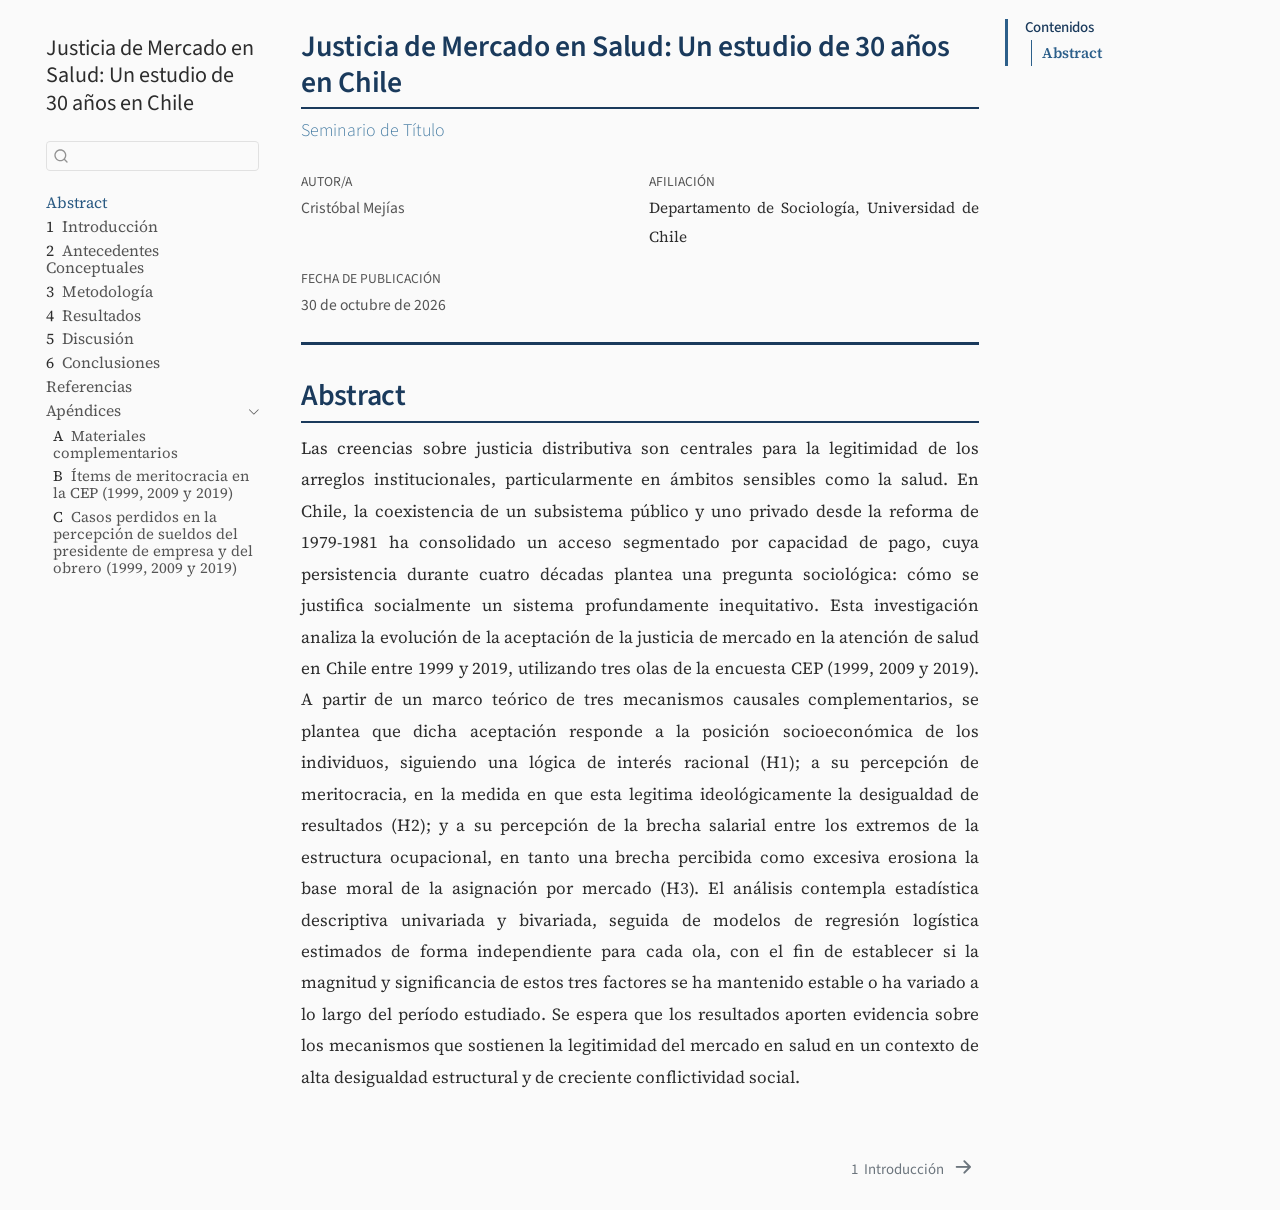
<file: docs/index.html>
<!DOCTYPE html>
<html xmlns="http://www.w3.org/1999/xhtml" lang="es" xml:lang="es"><head>

<meta charset="utf-8">
<meta name="generator" content="quarto-1.9.37">

<meta name="viewport" content="width=device-width, initial-scale=1.0, user-scalable=yes">

<meta name="author" content="Cristóbal Mejías">

<title>Justicia de Mercado en Salud: Un estudio de 30 años en Chile</title>
<style>
/* Default styles provided by pandoc.
** See https://pandoc.org/MANUAL.html#variables-for-html for config info.
*/
code{white-space: pre-wrap;}
span.smallcaps{font-variant: small-caps;}
div.columns{display: flex; gap: min(4vw, 1.5em);}
div.column{flex: auto; overflow-x: auto;}
div.hanging-indent{margin-left: 1.5em; text-indent: -1.5em;}
ul.task-list{list-style: none;}
ul.task-list li input[type="checkbox"] {
  width: 0.8em;
  margin: 0 0.8em 0.2em -1em; /* quarto-specific, see https://github.com/quarto-dev/quarto-cli/issues/4556 */ 
  vertical-align: middle;
}
</style>


<script src="site_libs/quarto-nav/quarto-nav.js"></script>
<script src="site_libs/quarto-nav/headroom.min.js"></script>
<script src="site_libs/clipboard/clipboard.min.js"></script>
<script src="site_libs/quarto-search/autocomplete.umd.js"></script>
<script src="site_libs/quarto-search/fuse.min.js"></script>
<script src="site_libs/quarto-search/quarto-search.js"></script>
<meta name="quarto:offset" content="./">
<link href="./01-introduccion.html" rel="next">
<script src="site_libs/quarto-html/quarto.js" type="module"></script>
<script src="site_libs/quarto-html/tabsets/tabsets.js" type="module"></script>
<script src="site_libs/quarto-html/popper.min.js"></script>
<script src="site_libs/quarto-html/tippy.umd.min.js"></script>
<script src="site_libs/quarto-html/anchor.min.js"></script>
<link href="site_libs/quarto-html/tippy.css" rel="stylesheet">
<link href="site_libs/quarto-html/quarto-syntax-highlighting-a78d8428acffc242a42caa02e79d5e34.css" rel="stylesheet" id="quarto-text-highlighting-styles">
<script src="site_libs/bootstrap/bootstrap.min.js"></script>
<link href="site_libs/bootstrap/bootstrap-icons.css" rel="stylesheet">
<link href="site_libs/bootstrap/bootstrap-a0f9a8dbc37401bc732d244eb483ce3d.min.css" rel="stylesheet" append-hash="true" id="quarto-bootstrap" data-mode="light">
<script id="quarto-search-options" type="application/json">{
  "location": "sidebar",
  "copy-button": false,
  "collapse-after": 3,
  "panel-placement": "start",
  "type": "textbox",
  "limit": 50,
  "keyboard-shortcut": [
    "f",
    "/",
    "s"
  ],
  "show-item-context": false,
  "language": {
    "search-no-results-text": "No se han encontrado resultados",
    "search-matching-documents-text": "documentos encontrados",
    "search-copy-link-title": "Copiar el enlace en la búsqueda",
    "search-hide-matches-text": "Ocultar resultados adicionales",
    "search-more-match-text": "resultado adicional en este documento",
    "search-more-matches-text": "resultados adicionales en este documento",
    "search-clear-button-title": "Borrar",
    "search-text-placeholder": "",
    "search-detached-cancel-button-title": "Cancelar",
    "search-submit-button-title": "Enviar",
    "search-label": "Buscar"
  }
}</script>
<style>html{ scroll-behavior: smooth; }</style>


</head>

<body class="nav-sidebar floating quarto-light">

<div id="quarto-search-results"></div>
  <header id="quarto-header" class="headroom fixed-top">
  <nav class="quarto-secondary-nav">
    <div class="container-fluid d-flex">
      <button type="button" class="quarto-btn-toggle btn" data-bs-toggle="collapse" role="button" data-bs-target=".quarto-sidebar-collapse-item" aria-controls="quarto-sidebar" aria-expanded="false" aria-label="Alternar barra lateral" onclick="if (window.quartoToggleHeadroom) { window.quartoToggleHeadroom(); }">
        <i class="bi bi-layout-text-sidebar-reverse"></i>
      </button>
        <nav class="quarto-page-breadcrumbs" aria-label="breadcrumb"><ol class="breadcrumb"><li class="breadcrumb-item"><a href="./index.html">Abstract</a></li></ol></nav>
        <a class="flex-grow-1" role="navigation" data-bs-toggle="collapse" data-bs-target=".quarto-sidebar-collapse-item" aria-controls="quarto-sidebar" aria-expanded="false" aria-label="Alternar barra lateral" onclick="if (window.quartoToggleHeadroom) { window.quartoToggleHeadroom(); }">      
        </a>
      <button type="button" class="btn quarto-search-button" aria-label="Buscar" onclick="window.quartoOpenSearch();">
        <i class="bi bi-search"></i>
      </button>
    </div>
  </nav>
</header>
<!-- content -->
<div id="quarto-content" class="quarto-container page-columns page-rows-contents page-layout-article">
<!-- sidebar -->
  <nav id="quarto-sidebar" class="sidebar collapse collapse-horizontal quarto-sidebar-collapse-item sidebar-navigation floating overflow-auto">
    <div class="pt-lg-2 mt-2 text-left sidebar-header">
    <div class="sidebar-title mb-0 py-0">
      <a href="./">Justicia de Mercado en Salud: Un estudio de 30 años en Chile</a> 
    </div>
      </div>
        <div class="mt-2 flex-shrink-0 align-items-center">
        <div class="sidebar-search">
        <div id="quarto-search" class="" title="Buscar"></div>
        </div>
        </div>
    <div class="sidebar-menu-container"> 
    <ul class="list-unstyled mt-1">
        <li class="sidebar-item">
  <div class="sidebar-item-container"> 
  <a href="./index.html" class="sidebar-item-text sidebar-link active">
 <span class="menu-text">Abstract</span></a>
  </div>
</li>
        <li class="sidebar-item">
  <div class="sidebar-item-container"> 
  <a href="./01-introduccion.html" class="sidebar-item-text sidebar-link">
 <span class="menu-text"><span class="chapter-number">1</span>&nbsp; <span class="chapter-title">Introducción</span></span></a>
  </div>
</li>
        <li class="sidebar-item">
  <div class="sidebar-item-container"> 
  <a href="./02-antecedentes.html" class="sidebar-item-text sidebar-link">
 <span class="menu-text"><span class="chapter-number">2</span>&nbsp; <span class="chapter-title">Antecedentes Conceptuales</span></span></a>
  </div>
</li>
        <li class="sidebar-item">
  <div class="sidebar-item-container"> 
  <a href="./03-metodologia.html" class="sidebar-item-text sidebar-link">
 <span class="menu-text"><span class="chapter-number">3</span>&nbsp; <span class="chapter-title">Metodología</span></span></a>
  </div>
</li>
        <li class="sidebar-item">
  <div class="sidebar-item-container"> 
  <a href="./04-resultados.html" class="sidebar-item-text sidebar-link">
 <span class="menu-text"><span class="chapter-number">4</span>&nbsp; <span class="chapter-title">Resultados</span></span></a>
  </div>
</li>
        <li class="sidebar-item">
  <div class="sidebar-item-container"> 
  <a href="./05-discusion.html" class="sidebar-item-text sidebar-link">
 <span class="menu-text"><span class="chapter-number">5</span>&nbsp; <span class="chapter-title">Discusión</span></span></a>
  </div>
</li>
        <li class="sidebar-item">
  <div class="sidebar-item-container"> 
  <a href="./06-conclusiones.html" class="sidebar-item-text sidebar-link">
 <span class="menu-text"><span class="chapter-number">6</span>&nbsp; <span class="chapter-title">Conclusiones</span></span></a>
  </div>
</li>
        <li class="sidebar-item">
  <div class="sidebar-item-container"> 
  <a href="./referencias.html" class="sidebar-item-text sidebar-link">
 <span class="menu-text">Referencias</span></a>
  </div>
</li>
        <li class="sidebar-item sidebar-item-section">
      <div class="sidebar-item-container"> 
            <a class="sidebar-item-text sidebar-link text-start" data-bs-toggle="collapse" data-bs-target="#quarto-sidebar-section-1" role="navigation" aria-expanded="true">
 <span class="menu-text">Apéndices</span></a>
          <a class="sidebar-item-toggle text-start" data-bs-toggle="collapse" data-bs-target="#quarto-sidebar-section-1" role="navigation" aria-expanded="true" aria-label="Alternar sección">
            <i class="bi bi-chevron-right ms-2"></i>
          </a> 
      </div>
      <ul id="quarto-sidebar-section-1" class="collapse list-unstyled sidebar-section depth1 show">  
          <li class="sidebar-item">
  <div class="sidebar-item-container"> 
  <a href="./apendices/a-materiales.html" class="sidebar-item-text sidebar-link">
 <span class="menu-text"><span class="chapter-number">A</span>&nbsp; <span class="chapter-title">Materiales complementarios</span></span></a>
  </div>
</li>
          <li class="sidebar-item">
  <div class="sidebar-item-container"> 
  <a href="./apendices/insumo-items-meritocracia.html" class="sidebar-item-text sidebar-link">
 <span class="menu-text"><span class="chapter-number">B</span>&nbsp; <span class="chapter-title">Ítems de meritocracia en la CEP (1999, 2009 y 2019)</span></span></a>
  </div>
</li>
          <li class="sidebar-item">
  <div class="sidebar-item-container"> 
  <a href="./apendices/insumo-na-sueldos-gerente-obrero.html" class="sidebar-item-text sidebar-link">
 <span class="menu-text"><span class="chapter-number">C</span>&nbsp; <span class="chapter-title">Casos perdidos en la percepción de sueldos del presidente de empresa y del obrero (1999, 2009 y 2019)</span></span></a>
  </div>
</li>
      </ul>
  </li>
    </ul>
    </div>
</nav>
<div id="quarto-sidebar-glass" class="quarto-sidebar-collapse-item" data-bs-toggle="collapse" data-bs-target=".quarto-sidebar-collapse-item"></div>
<!-- margin-sidebar -->
    <div id="quarto-margin-sidebar" class="sidebar margin-sidebar">
        <nav id="TOC" role="doc-toc" class="toc-active">
    <h2 id="toc-title">Contenidos</h2>
   
  <ul>
  <li><a href="#abstract" id="toc-abstract" class="nav-link active" data-scroll-target="#abstract">Abstract</a></li>
  </ul>
</nav>
    </div>
<!-- main -->
<main class="content" id="quarto-document-content">

<header id="title-block-header" class="quarto-title-block default">
<div class="quarto-title">
<h1 class="title">Justicia de Mercado en Salud: Un estudio de 30 años en Chile</h1>
<p class="subtitle lead">Seminario de Título</p>
</div>


<div class="quarto-title-meta-author">
  <div class="quarto-title-meta-heading">Autor/a</div>
  <div class="quarto-title-meta-heading">Afiliación</div>
  
    <div class="quarto-title-meta-contents">
    <p class="author">Cristóbal Mejías </p>
  </div>
  <div class="quarto-title-meta-contents">
        <p class="affiliation">
            Departamento de Sociología, Universidad de Chile
          </p>
      </div>
  </div>

<div class="quarto-title-meta">

      
    <div>
    <div class="quarto-title-meta-heading">Fecha de publicación</div>
    <div class="quarto-title-meta-contents">
      <p class="date">30 de octubre de 2026</p>
    </div>
  </div>
  
    
  </div>
  


</header>


<section id="abstract" class="level1 unnumbered">
<h1 class="unnumbered">Abstract</h1>
<p>Las creencias sobre justicia distributiva son centrales para la legitimidad de los arreglos institucionales, particularmente en ámbitos sensibles como la salud. En Chile, la coexistencia de un subsistema público y uno privado desde la reforma de 1979-1981 ha consolidado un acceso segmentado por capacidad de pago, cuya persistencia durante cuatro décadas plantea una pregunta sociológica: cómo se justifica socialmente un sistema profundamente inequitativo. Esta investigación analiza la evolución de la aceptación de la justicia de mercado en la atención de salud en Chile entre 1999 y 2019, utilizando tres olas de la encuesta CEP (1999, 2009 y 2019). A partir de un marco teórico de tres mecanismos causales complementarios, se plantea que dicha aceptación responde a la posición socioeconómica de los individuos, siguiendo una lógica de interés racional (H1); a su percepción de meritocracia, en la medida en que esta legitima ideológicamente la desigualdad de resultados (H2); y a su percepción de la brecha salarial entre los extremos de la estructura ocupacional, en tanto una brecha percibida como excesiva erosiona la base moral de la asignación por mercado (H3). El análisis contempla estadística descriptiva univariada y bivariada, seguida de modelos de regresión logística estimados de forma independiente para cada ola, con el fin de establecer si la magnitud y significancia de estos tres factores se ha mantenido estable o ha variado a lo largo del período estudiado. Se espera que los resultados aporten evidencia sobre los mecanismos que sostienen la legitimidad del mercado en salud en un contexto de alta desigualdad estructural y de creciente conflictividad social.</p>


</section>

</main> <!-- /main -->
<script id="quarto-html-after-body" type="application/javascript">
  window.document.addEventListener("DOMContentLoaded", function (event) {
    const icon = "";
    const anchorJS = new window.AnchorJS();
    anchorJS.options = {
      placement: 'right',
      icon: icon
    };
    anchorJS.add('.anchored');
    const isCodeAnnotation = (el) => {
      for (const clz of el.classList) {
        if (clz.startsWith('code-annotation-')) {                     
          return true;
        }
      }
      return false;
    }
    const onCopySuccess = function(e) {
      // button target
      const button = e.trigger;
      // don't keep focus
      button.blur();
      // flash "checked"
      button.classList.add('code-copy-button-checked');
      var currentTitle = button.getAttribute("title");
      button.setAttribute("title", "Copiado");
      let tooltip;
      if (window.bootstrap) {
        button.setAttribute("data-bs-toggle", "tooltip");
        button.setAttribute("data-bs-placement", "left");
        button.setAttribute("data-bs-title", "Copiado");
        tooltip = new bootstrap.Tooltip(button, 
          { trigger: "manual", 
            customClass: "code-copy-button-tooltip",
            offset: [0, -8]});
        tooltip.show();    
      }
      setTimeout(function() {
        if (tooltip) {
          tooltip.hide();
          button.removeAttribute("data-bs-title");
          button.removeAttribute("data-bs-toggle");
          button.removeAttribute("data-bs-placement");
        }
        button.setAttribute("title", currentTitle);
        button.classList.remove('code-copy-button-checked');
      }, 1000);
      // clear code selection
      e.clearSelection();
    }
    const getTextToCopy = function(trigger) {
      const outerScaffold = trigger.parentElement.cloneNode(true);
      const codeEl = outerScaffold.querySelector('code');
      for (const childEl of codeEl.children) {
        if (isCodeAnnotation(childEl)) {
          childEl.remove();
        }
      }
      return codeEl.innerText;
    }
    const clipboard = new window.ClipboardJS('.code-copy-button:not([data-in-quarto-modal])', {
      text: getTextToCopy
    });
    clipboard.on('success', onCopySuccess);
    if (window.document.getElementById('quarto-embedded-source-code-modal')) {
      const clipboardModal = new window.ClipboardJS('.code-copy-button[data-in-quarto-modal]', {
        text: getTextToCopy,
        container: window.document.getElementById('quarto-embedded-source-code-modal')
      });
      clipboardModal.on('success', onCopySuccess);
    }
      var localhostRegex = new RegExp(/^(?:http|https):\/\/localhost\:?[0-9]*\//);
      var mailtoRegex = new RegExp(/^mailto:/);
        var filterRegex = new RegExp('/' + window.location.host + '/');
      var isInternal = (href) => {
          return filterRegex.test(href) || localhostRegex.test(href) || mailtoRegex.test(href);
      }
      // Inspect non-navigation links and adorn them if external
     var links = window.document.querySelectorAll('a[href]:not(.nav-link):not(.navbar-brand):not(.toc-action):not(.sidebar-link):not(.sidebar-item-toggle):not(.pagination-link):not(.no-external):not([aria-hidden]):not(.dropdown-item):not(.quarto-navigation-tool):not(.about-link)');
      for (var i=0; i<links.length; i++) {
        const link = links[i];
        if (!isInternal(link.href)) {
          // undo the damage that might have been done by quarto-nav.js in the case of
          // links that we want to consider external
          if (link.dataset.originalHref !== undefined) {
            link.href = link.dataset.originalHref;
          }
        }
      }
    function tippyHover(el, contentFn, onTriggerFn, onUntriggerFn) {
      const config = {
        allowHTML: true,
        maxWidth: 500,
        delay: 100,
        arrow: false,
        appendTo: function(el) {
            return el.parentElement;
        },
        interactive: true,
        interactiveBorder: 10,
        theme: 'quarto',
        placement: 'bottom-start',
      };
      if (contentFn) {
        config.content = contentFn;
      }
      if (onTriggerFn) {
        config.onTrigger = onTriggerFn;
      }
      if (onUntriggerFn) {
        config.onUntrigger = onUntriggerFn;
      }
      window.tippy(el, config); 
    }
    const noterefs = window.document.querySelectorAll('a[role="doc-noteref"]');
    for (var i=0; i<noterefs.length; i++) {
      const ref = noterefs[i];
      tippyHover(ref, function() {
        // use id or data attribute instead here
        let href = ref.getAttribute('data-footnote-href') || ref.getAttribute('href');
        try { href = new URL(href).hash; } catch {}
        const id = href.replace(/^#\/?/, "");
        const note = window.document.getElementById(id);
        if (note) {
          return note.innerHTML;
        } else {
          return "";
        }
      });
    }
    const xrefs = window.document.querySelectorAll('a.quarto-xref');
    const processXRef = (id, note) => {
      // Strip column container classes
      const stripColumnClz = (el) => {
        el.classList.remove("page-full", "page-columns");
        if (el.children) {
          for (const child of el.children) {
            stripColumnClz(child);
          }
        }
      }
      stripColumnClz(note)
      if (id === null || id.startsWith('sec-')) {
        // Special case sections, only their first couple elements
        const container = document.createElement("div");
        if (note.children && note.children.length > 2) {
          container.appendChild(note.children[0].cloneNode(true));
          for (let i = 1; i < note.children.length; i++) {
            const child = note.children[i];
            if (child.tagName === "P" && child.innerText === "") {
              continue;
            } else {
              container.appendChild(child.cloneNode(true));
              break;
            }
          }
          if (window.Quarto?.typesetMath) {
            window.Quarto.typesetMath(container);
          }
          return container.innerHTML
        } else {
          if (window.Quarto?.typesetMath) {
            window.Quarto.typesetMath(note);
          }
          return note.innerHTML;
        }
      } else {
        // Remove any anchor links if they are present
        const anchorLink = note.querySelector('a.anchorjs-link');
        if (anchorLink) {
          anchorLink.remove();
        }
        if (window.Quarto?.typesetMath) {
          window.Quarto.typesetMath(note);
        }
        if (note.classList.contains("callout")) {
          return note.outerHTML;
        } else {
          return note.innerHTML;
        }
      }
    }
    for (var i=0; i<xrefs.length; i++) {
      const xref = xrefs[i];
      tippyHover(xref, undefined, function(instance) {
        instance.disable();
        let url = xref.getAttribute('href');
        let hash = undefined; 
        if (url.startsWith('#')) {
          hash = url;
        } else {
          try { hash = new URL(url).hash; } catch {}
        }
        if (hash) {
          const id = hash.replace(/^#\/?/, "");
          const note = window.document.getElementById(id);
          if (note !== null) {
            try {
              const html = processXRef(id, note.cloneNode(true));
              instance.setContent(html);
            } finally {
              instance.enable();
              instance.show();
            }
          } else {
            // See if we can fetch this
            fetch(url.split('#')[0])
            .then(res => res.text())
            .then(html => {
              const parser = new DOMParser();
              const htmlDoc = parser.parseFromString(html, "text/html");
              const note = htmlDoc.getElementById(id);
              if (note !== null) {
                const html = processXRef(id, note);
                instance.setContent(html);
              } 
            }).finally(() => {
              instance.enable();
              instance.show();
            });
          }
        } else {
          // See if we can fetch a full url (with no hash to target)
          // This is a special case and we should probably do some content thinning / targeting
          fetch(url)
          .then(res => res.text())
          .then(html => {
            const parser = new DOMParser();
            const htmlDoc = parser.parseFromString(html, "text/html");
            const note = htmlDoc.querySelector('main.content');
            if (note !== null) {
              // This should only happen for chapter cross references
              // (since there is no id in the URL)
              // remove the first header
              if (note.children.length > 0 && note.children[0].tagName === "HEADER") {
                note.children[0].remove();
              }
              const html = processXRef(null, note);
              instance.setContent(html);
            } 
          }).finally(() => {
            instance.enable();
            instance.show();
          });
        }
      }, function(instance) {
      });
    }
        let selectedAnnoteEl;
        const selectorForAnnotation = ( cell, annotation) => {
          let cellAttr = 'data-code-cell="' + cell + '"';
          let lineAttr = 'data-code-annotation="' +  annotation + '"';
          const selector = 'span[' + cellAttr + '][' + lineAttr + ']';
          return selector;
        }
        const selectCodeLines = (annoteEl) => {
          const doc = window.document;
          const targetCell = annoteEl.getAttribute("data-target-cell");
          const targetAnnotation = annoteEl.getAttribute("data-target-annotation");
          const annoteSpan = window.document.querySelector(selectorForAnnotation(targetCell, targetAnnotation));
          const lines = annoteSpan.getAttribute("data-code-lines").split(",");
          const lineIds = lines.map((line) => {
            return targetCell + "-" + line;
          })
          let top = null;
          let height = null;
          let parent = null;
          if (lineIds.length > 0) {
              //compute the position of the single el (top and bottom and make a div)
              const el = window.document.getElementById(lineIds[0]);
              top = el.offsetTop;
              height = el.offsetHeight;
              parent = el.parentElement.parentElement;
            if (lineIds.length > 1) {
              const lastEl = window.document.getElementById(lineIds[lineIds.length - 1]);
              const bottom = lastEl.offsetTop + lastEl.offsetHeight;
              height = bottom - top;
            }
            if (top !== null && height !== null && parent !== null) {
              // cook up a div (if necessary) and position it 
              let div = window.document.getElementById("code-annotation-line-highlight");
              if (div === null) {
                div = window.document.createElement("div");
                div.setAttribute("id", "code-annotation-line-highlight");
                div.style.position = 'absolute';
                parent.appendChild(div);
              }
              div.style.top = top - 2 + "px";
              div.style.height = height + 4 + "px";
              div.style.left = 0;
              let gutterDiv = window.document.getElementById("code-annotation-line-highlight-gutter");
              if (gutterDiv === null) {
                gutterDiv = window.document.createElement("div");
                gutterDiv.setAttribute("id", "code-annotation-line-highlight-gutter");
                gutterDiv.style.position = 'absolute';
                const codeCell = window.document.getElementById(targetCell);
                const gutter = codeCell.querySelector('.code-annotation-gutter');
                gutter.appendChild(gutterDiv);
              }
              gutterDiv.style.top = top - 2 + "px";
              gutterDiv.style.height = height + 4 + "px";
            }
            selectedAnnoteEl = annoteEl;
          }
        };
        const unselectCodeLines = () => {
          const elementsIds = ["code-annotation-line-highlight", "code-annotation-line-highlight-gutter"];
          elementsIds.forEach((elId) => {
            const div = window.document.getElementById(elId);
            if (div) {
              div.remove();
            }
          });
          selectedAnnoteEl = undefined;
        };
          // Handle positioning of the toggle
      window.addEventListener(
        "resize",
        throttle(() => {
          elRect = undefined;
          if (selectedAnnoteEl) {
            selectCodeLines(selectedAnnoteEl);
          }
        }, 10)
      );
      function throttle(fn, ms) {
      let throttle = false;
      let timer;
        return (...args) => {
          if(!throttle) { // first call gets through
              fn.apply(this, args);
              throttle = true;
          } else { // all the others get throttled
              if(timer) clearTimeout(timer); // cancel #2
              timer = setTimeout(() => {
                fn.apply(this, args);
                timer = throttle = false;
              }, ms);
          }
        };
      }
        // Attach click handler to the DT
        const annoteDls = window.document.querySelectorAll('dt[data-target-cell]');
        for (const annoteDlNode of annoteDls) {
          annoteDlNode.addEventListener('click', (event) => {
            const clickedEl = event.target;
            if (clickedEl !== selectedAnnoteEl) {
              unselectCodeLines();
              const activeEl = window.document.querySelector('dt[data-target-cell].code-annotation-active');
              if (activeEl) {
                activeEl.classList.remove('code-annotation-active');
              }
              selectCodeLines(clickedEl);
              clickedEl.classList.add('code-annotation-active');
            } else {
              // Unselect the line
              unselectCodeLines();
              clickedEl.classList.remove('code-annotation-active');
            }
          });
        }
    const findCites = (el) => {
      const parentEl = el.parentElement;
      if (parentEl) {
        const cites = parentEl.dataset.cites;
        if (cites) {
          return {
            el,
            cites: cites.split(' ')
          };
        } else {
          return findCites(el.parentElement)
        }
      } else {
        return undefined;
      }
    };
    var bibliorefs = window.document.querySelectorAll('a[role="doc-biblioref"]');
    for (var i=0; i<bibliorefs.length; i++) {
      const ref = bibliorefs[i];
      const citeInfo = findCites(ref);
      if (citeInfo) {
        tippyHover(citeInfo.el, function() {
          var popup = window.document.createElement('div');
          citeInfo.cites.forEach(function(cite) {
            var citeDiv = window.document.createElement('div');
            citeDiv.classList.add('hanging-indent');
            citeDiv.classList.add('csl-entry');
            var biblioDiv = window.document.getElementById('ref-' + cite);
            if (biblioDiv) {
              citeDiv.innerHTML = biblioDiv.innerHTML;
            }
            popup.appendChild(citeDiv);
          });
          return popup.innerHTML;
        });
      }
    }
  });
  </script>
<nav class="page-navigation">
  <div class="nav-page nav-page-previous">
  </div>
  <div class="nav-page nav-page-next">
      <a href="./01-introduccion.html" class="pagination-link" aria-label="Introducción">
        <span class="nav-page-text"><span class="chapter-number">1</span>&nbsp; <span class="chapter-title">Introducción</span></span> <i class="bi bi-arrow-right-short"></i>
      </a>
  </div>
</nav>
</div> <!-- /content -->




<script src="site_libs/quarto-html/zenscroll-min.js"></script>
</body></html>
</file>
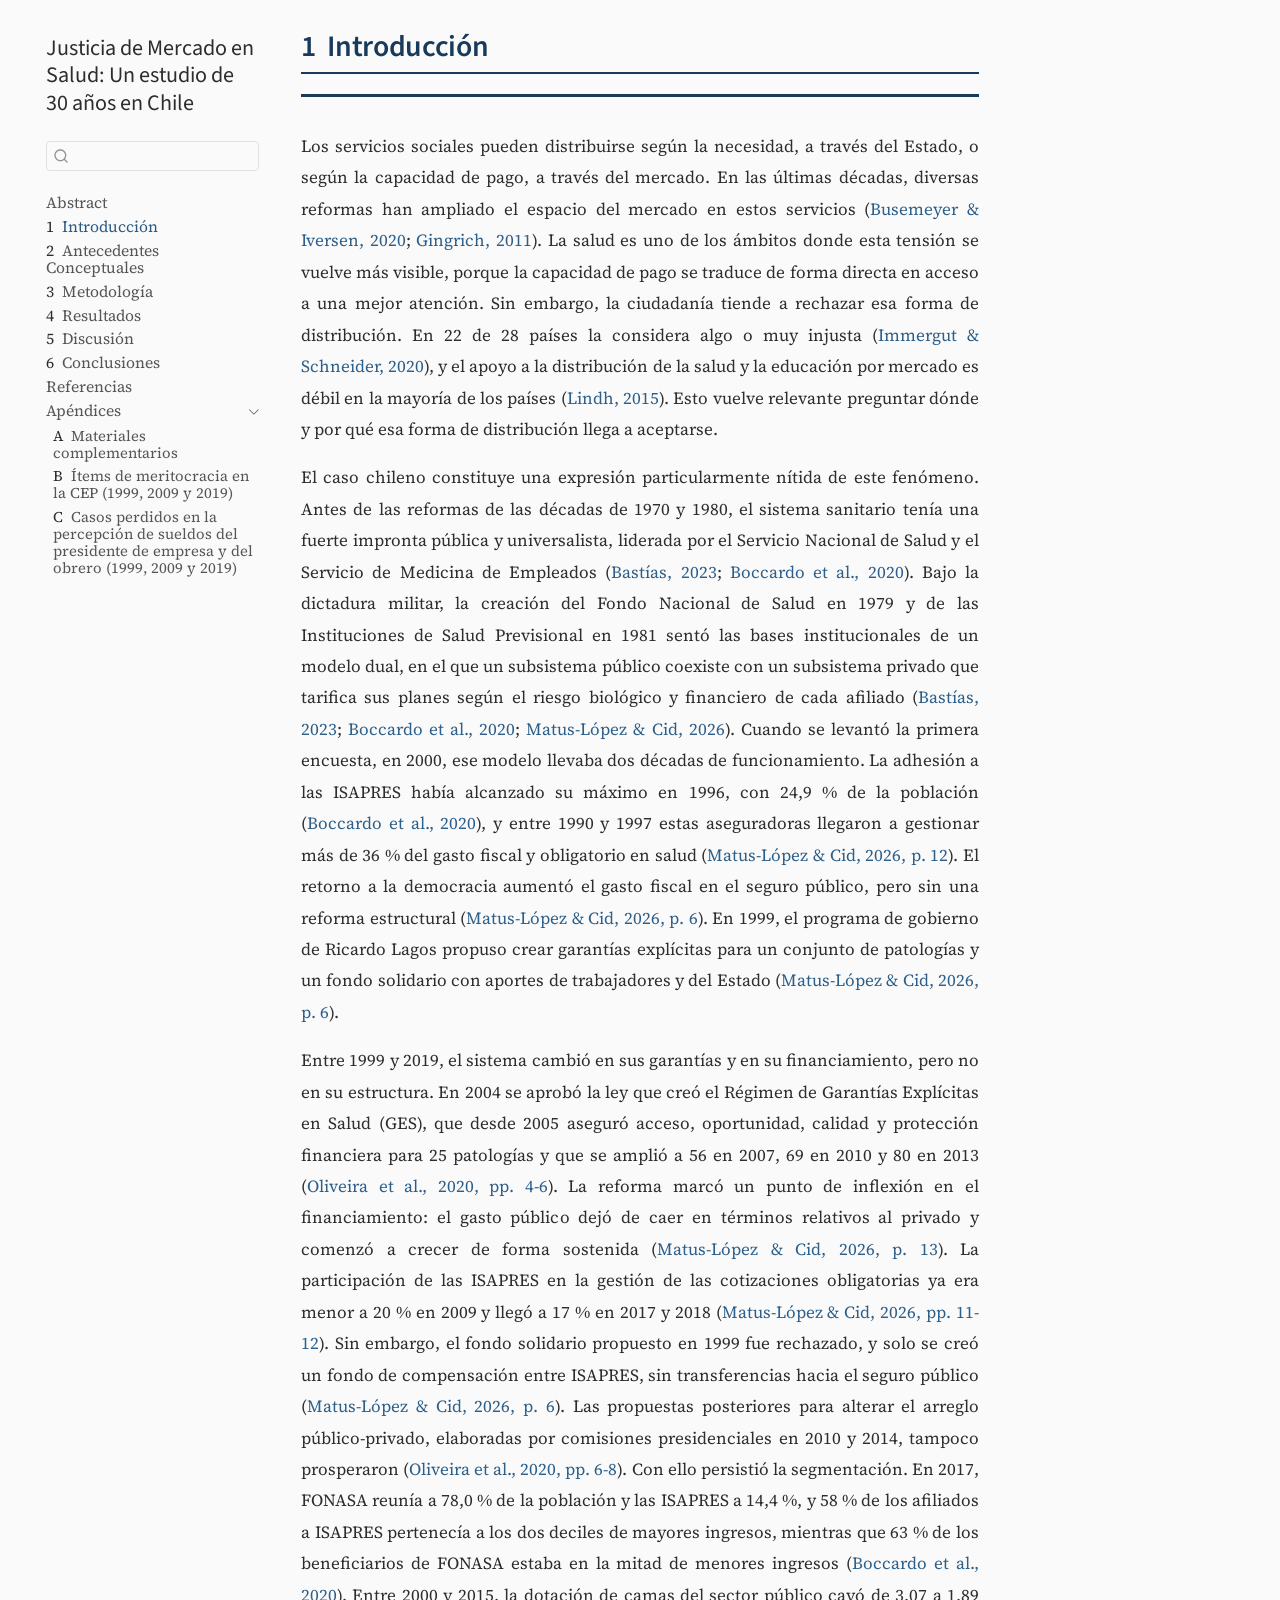
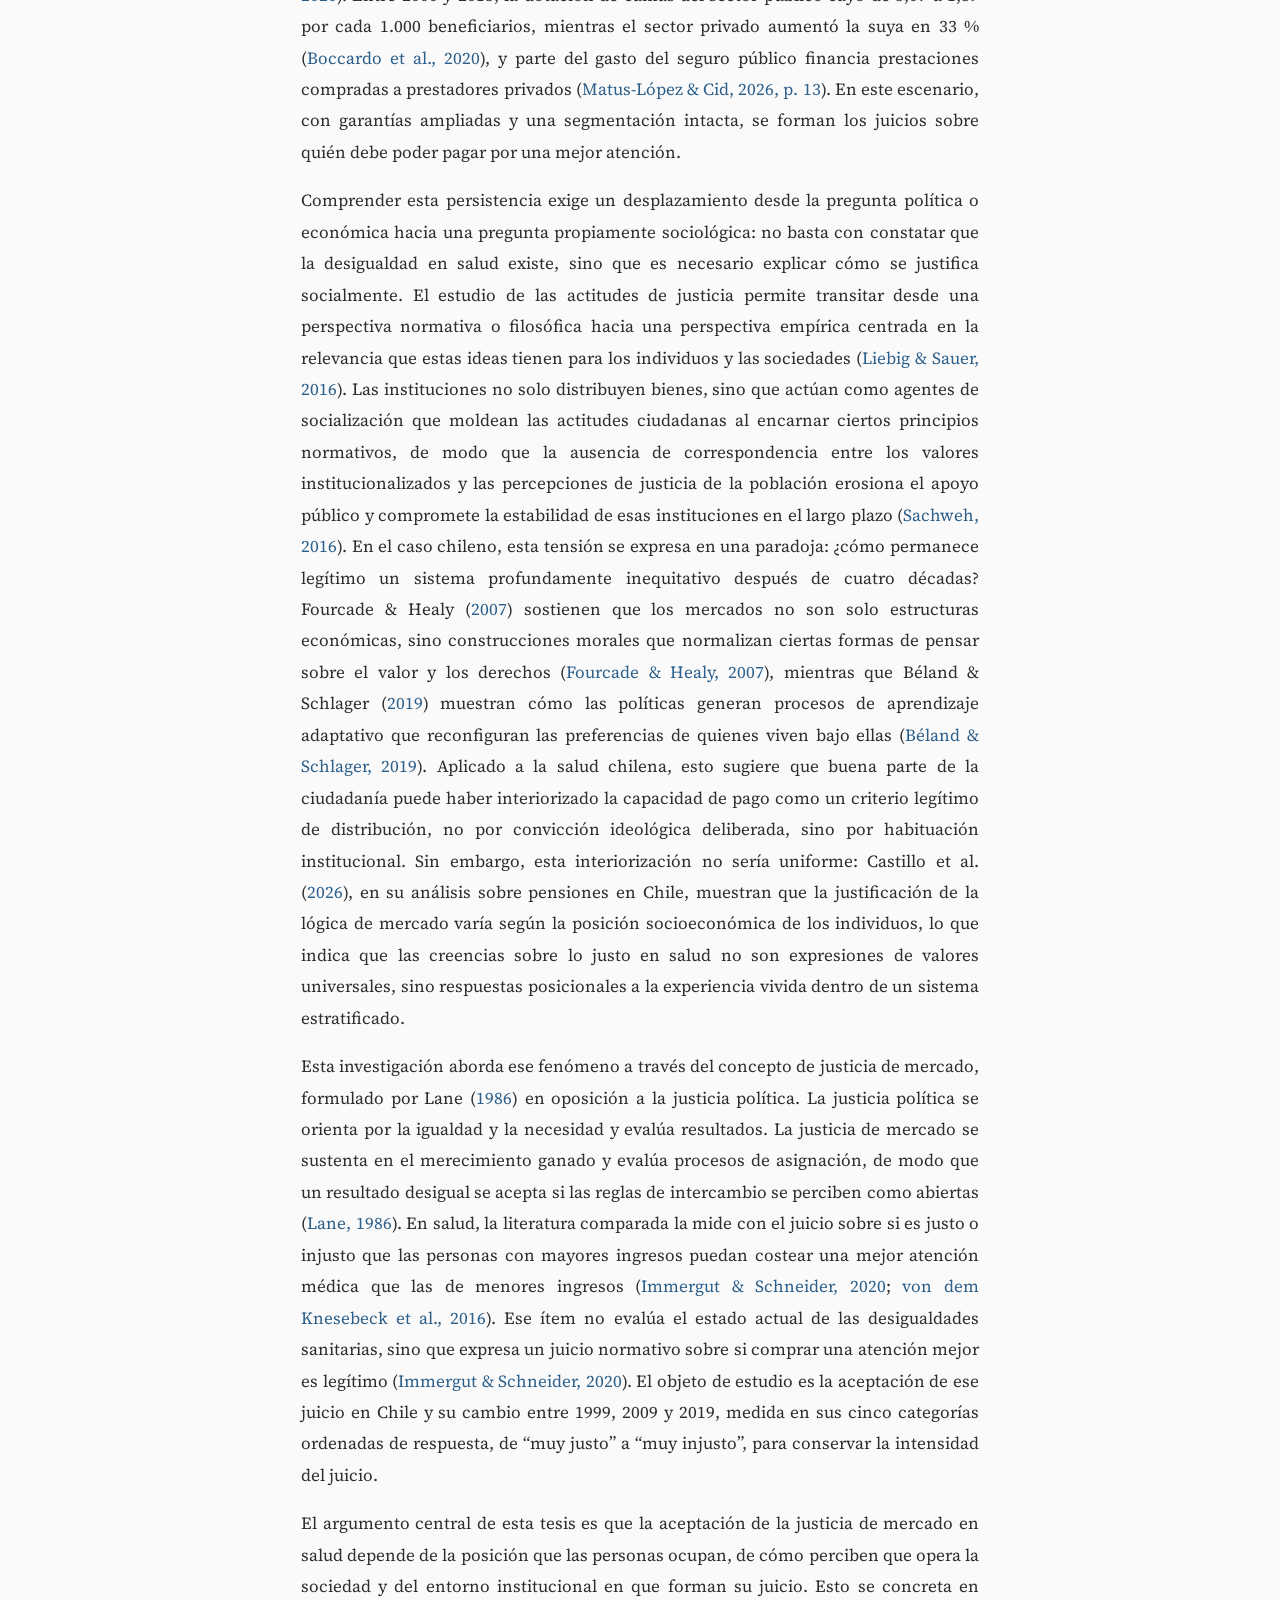
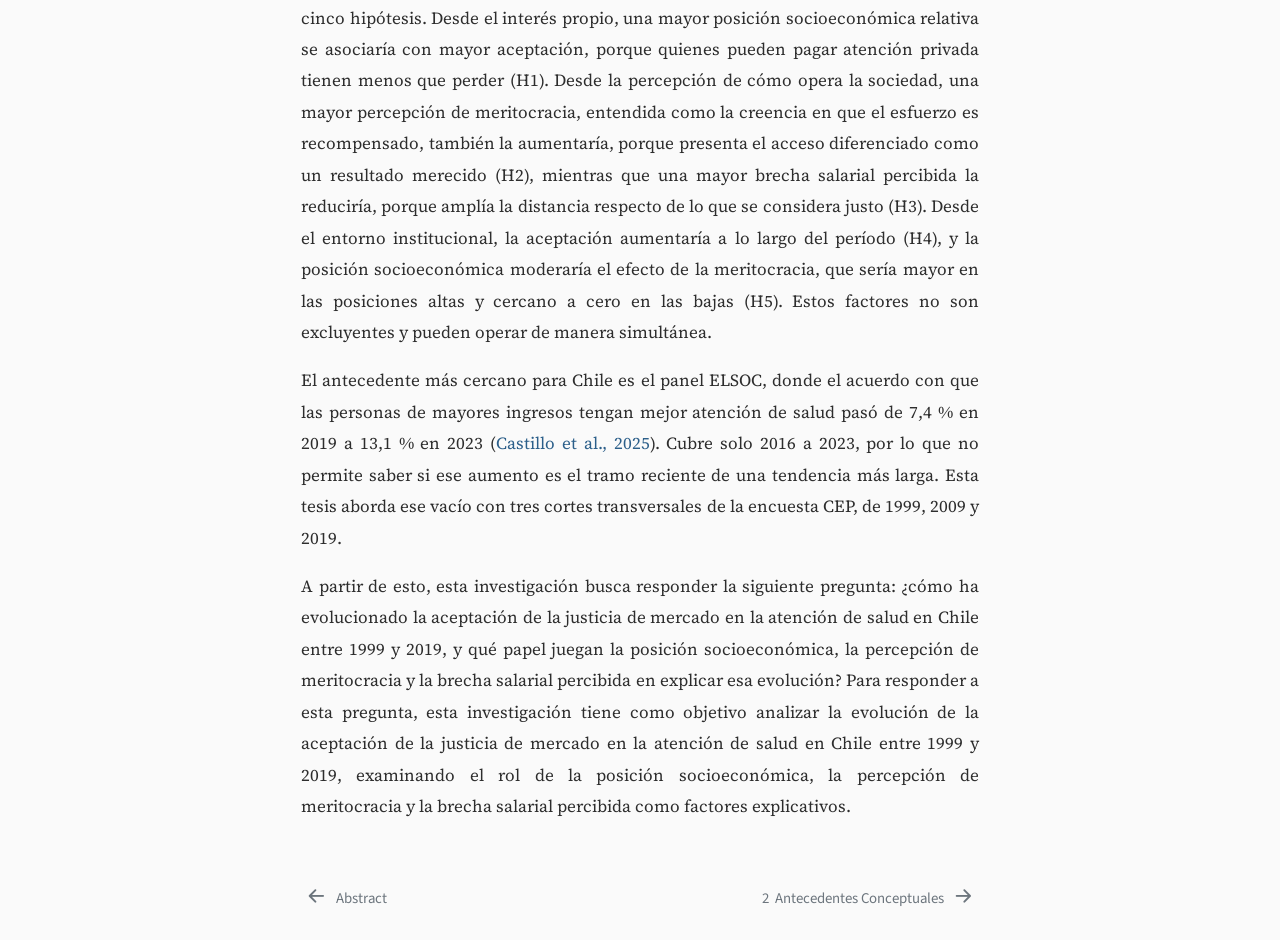
<file: docs/01-introduccion.html>
<!DOCTYPE html>
<html xmlns="http://www.w3.org/1999/xhtml" lang="es" xml:lang="es"><head>

<meta charset="utf-8">
<meta name="generator" content="quarto-1.9.37">

<meta name="viewport" content="width=device-width, initial-scale=1.0, user-scalable=yes">


<title>1&nbsp; Introducción – Justicia de Mercado en Salud: Un estudio de 30 años en Chile</title>
<style>
/* Default styles provided by pandoc.
** See https://pandoc.org/MANUAL.html#variables-for-html for config info.
*/
code{white-space: pre-wrap;}
span.smallcaps{font-variant: small-caps;}
div.columns{display: flex; gap: min(4vw, 1.5em);}
div.column{flex: auto; overflow-x: auto;}
div.hanging-indent{margin-left: 1.5em; text-indent: -1.5em;}
ul.task-list{list-style: none;}
ul.task-list li input[type="checkbox"] {
  width: 0.8em;
  margin: 0 0.8em 0.2em -1em; /* quarto-specific, see https://github.com/quarto-dev/quarto-cli/issues/4556 */ 
  vertical-align: middle;
}
/* CSS for citations */
div.csl-bib-body { }
div.csl-entry {
  clear: both;
  margin-bottom: 0em;
}
.hanging-indent div.csl-entry {
  margin-left:2em;
  text-indent:-2em;
}
div.csl-left-margin {
  min-width:2em;
  float:left;
}
div.csl-right-inline {
  margin-left:2em;
  padding-left:1em;
}
div.csl-indent {
  margin-left: 2em;
}</style>


<script src="site_libs/quarto-nav/quarto-nav.js"></script>
<script src="site_libs/quarto-nav/headroom.min.js"></script>
<script src="site_libs/clipboard/clipboard.min.js"></script>
<script src="site_libs/quarto-search/autocomplete.umd.js"></script>
<script src="site_libs/quarto-search/fuse.min.js"></script>
<script src="site_libs/quarto-search/quarto-search.js"></script>
<meta name="quarto:offset" content="./">
<link href="./02-antecedentes.html" rel="next">
<link href="./index.html" rel="prev">
<script src="site_libs/quarto-html/quarto.js" type="module"></script>
<script src="site_libs/quarto-html/tabsets/tabsets.js" type="module"></script>
<script src="site_libs/quarto-html/popper.min.js"></script>
<script src="site_libs/quarto-html/tippy.umd.min.js"></script>
<script src="site_libs/quarto-html/anchor.min.js"></script>
<link href="site_libs/quarto-html/tippy.css" rel="stylesheet">
<link href="site_libs/quarto-html/quarto-syntax-highlighting-a78d8428acffc242a42caa02e79d5e34.css" rel="stylesheet" id="quarto-text-highlighting-styles">
<script src="site_libs/bootstrap/bootstrap.min.js"></script>
<link href="site_libs/bootstrap/bootstrap-icons.css" rel="stylesheet">
<link href="site_libs/bootstrap/bootstrap-a0f9a8dbc37401bc732d244eb483ce3d.min.css" rel="stylesheet" append-hash="true" id="quarto-bootstrap" data-mode="light">
<script id="quarto-search-options" type="application/json">{
  "location": "sidebar",
  "copy-button": false,
  "collapse-after": 3,
  "panel-placement": "start",
  "type": "textbox",
  "limit": 50,
  "keyboard-shortcut": [
    "f",
    "/",
    "s"
  ],
  "show-item-context": false,
  "language": {
    "search-no-results-text": "No se han encontrado resultados",
    "search-matching-documents-text": "documentos encontrados",
    "search-copy-link-title": "Copiar el enlace en la búsqueda",
    "search-hide-matches-text": "Ocultar resultados adicionales",
    "search-more-match-text": "resultado adicional en este documento",
    "search-more-matches-text": "resultados adicionales en este documento",
    "search-clear-button-title": "Borrar",
    "search-text-placeholder": "",
    "search-detached-cancel-button-title": "Cancelar",
    "search-submit-button-title": "Enviar",
    "search-label": "Buscar"
  }
}</script>
<style>html{ scroll-behavior: smooth; }</style>


</head>

<body class="nav-sidebar floating quarto-light">

<div id="quarto-search-results"></div>
  <header id="quarto-header" class="headroom fixed-top">
  <nav class="quarto-secondary-nav">
    <div class="container-fluid d-flex">
      <button type="button" class="quarto-btn-toggle btn" data-bs-toggle="collapse" role="button" data-bs-target=".quarto-sidebar-collapse-item" aria-controls="quarto-sidebar" aria-expanded="false" aria-label="Alternar barra lateral" onclick="if (window.quartoToggleHeadroom) { window.quartoToggleHeadroom(); }">
        <i class="bi bi-layout-text-sidebar-reverse"></i>
      </button>
        <nav class="quarto-page-breadcrumbs" aria-label="breadcrumb"><ol class="breadcrumb"><li class="breadcrumb-item"><a href="./01-introduccion.html"><span class="chapter-number">1</span>&nbsp; <span class="chapter-title">Introducción</span></a></li></ol></nav>
        <a class="flex-grow-1" role="navigation" data-bs-toggle="collapse" data-bs-target=".quarto-sidebar-collapse-item" aria-controls="quarto-sidebar" aria-expanded="false" aria-label="Alternar barra lateral" onclick="if (window.quartoToggleHeadroom) { window.quartoToggleHeadroom(); }">      
        </a>
      <button type="button" class="btn quarto-search-button" aria-label="Buscar" onclick="window.quartoOpenSearch();">
        <i class="bi bi-search"></i>
      </button>
    </div>
  </nav>
</header>
<!-- content -->
<div id="quarto-content" class="quarto-container page-columns page-rows-contents page-layout-article">
<!-- sidebar -->
  <nav id="quarto-sidebar" class="sidebar collapse collapse-horizontal quarto-sidebar-collapse-item sidebar-navigation floating overflow-auto">
    <div class="pt-lg-2 mt-2 text-left sidebar-header">
    <div class="sidebar-title mb-0 py-0">
      <a href="./">Justicia de Mercado en Salud: Un estudio de 30 años en Chile</a> 
    </div>
      </div>
        <div class="mt-2 flex-shrink-0 align-items-center">
        <div class="sidebar-search">
        <div id="quarto-search" class="" title="Buscar"></div>
        </div>
        </div>
    <div class="sidebar-menu-container"> 
    <ul class="list-unstyled mt-1">
        <li class="sidebar-item">
  <div class="sidebar-item-container"> 
  <a href="./index.html" class="sidebar-item-text sidebar-link">
 <span class="menu-text">Abstract</span></a>
  </div>
</li>
        <li class="sidebar-item">
  <div class="sidebar-item-container"> 
  <a href="./01-introduccion.html" class="sidebar-item-text sidebar-link active">
 <span class="menu-text"><span class="chapter-number">1</span>&nbsp; <span class="chapter-title">Introducción</span></span></a>
  </div>
</li>
        <li class="sidebar-item">
  <div class="sidebar-item-container"> 
  <a href="./02-antecedentes.html" class="sidebar-item-text sidebar-link">
 <span class="menu-text"><span class="chapter-number">2</span>&nbsp; <span class="chapter-title">Antecedentes Conceptuales</span></span></a>
  </div>
</li>
        <li class="sidebar-item">
  <div class="sidebar-item-container"> 
  <a href="./03-metodologia.html" class="sidebar-item-text sidebar-link">
 <span class="menu-text"><span class="chapter-number">3</span>&nbsp; <span class="chapter-title">Metodología</span></span></a>
  </div>
</li>
        <li class="sidebar-item">
  <div class="sidebar-item-container"> 
  <a href="./04-resultados.html" class="sidebar-item-text sidebar-link">
 <span class="menu-text"><span class="chapter-number">4</span>&nbsp; <span class="chapter-title">Resultados</span></span></a>
  </div>
</li>
        <li class="sidebar-item">
  <div class="sidebar-item-container"> 
  <a href="./05-discusion.html" class="sidebar-item-text sidebar-link">
 <span class="menu-text"><span class="chapter-number">5</span>&nbsp; <span class="chapter-title">Discusión</span></span></a>
  </div>
</li>
        <li class="sidebar-item">
  <div class="sidebar-item-container"> 
  <a href="./06-conclusiones.html" class="sidebar-item-text sidebar-link">
 <span class="menu-text"><span class="chapter-number">6</span>&nbsp; <span class="chapter-title">Conclusiones</span></span></a>
  </div>
</li>
        <li class="sidebar-item">
  <div class="sidebar-item-container"> 
  <a href="./referencias.html" class="sidebar-item-text sidebar-link">
 <span class="menu-text">Referencias</span></a>
  </div>
</li>
        <li class="sidebar-item sidebar-item-section">
      <div class="sidebar-item-container"> 
            <a class="sidebar-item-text sidebar-link text-start" data-bs-toggle="collapse" data-bs-target="#quarto-sidebar-section-1" role="navigation" aria-expanded="true">
 <span class="menu-text">Apéndices</span></a>
          <a class="sidebar-item-toggle text-start" data-bs-toggle="collapse" data-bs-target="#quarto-sidebar-section-1" role="navigation" aria-expanded="true" aria-label="Alternar sección">
            <i class="bi bi-chevron-right ms-2"></i>
          </a> 
      </div>
      <ul id="quarto-sidebar-section-1" class="collapse list-unstyled sidebar-section depth1 show">  
          <li class="sidebar-item">
  <div class="sidebar-item-container"> 
  <a href="./apendices/a-materiales.html" class="sidebar-item-text sidebar-link">
 <span class="menu-text"><span class="chapter-number">A</span>&nbsp; <span class="chapter-title">Materiales complementarios</span></span></a>
  </div>
</li>
          <li class="sidebar-item">
  <div class="sidebar-item-container"> 
  <a href="./apendices/insumo-items-meritocracia.html" class="sidebar-item-text sidebar-link">
 <span class="menu-text"><span class="chapter-number">B</span>&nbsp; <span class="chapter-title">Ítems de meritocracia en la CEP (1999, 2009 y 2019)</span></span></a>
  </div>
</li>
          <li class="sidebar-item">
  <div class="sidebar-item-container"> 
  <a href="./apendices/insumo-na-sueldos-gerente-obrero.html" class="sidebar-item-text sidebar-link">
 <span class="menu-text"><span class="chapter-number">C</span>&nbsp; <span class="chapter-title">Casos perdidos en la percepción de sueldos del presidente de empresa y del obrero (1999, 2009 y 2019)</span></span></a>
  </div>
</li>
      </ul>
  </li>
    </ul>
    </div>
</nav>
<div id="quarto-sidebar-glass" class="quarto-sidebar-collapse-item" data-bs-toggle="collapse" data-bs-target=".quarto-sidebar-collapse-item"></div>
<!-- margin-sidebar -->
    <div id="quarto-margin-sidebar" class="sidebar margin-sidebar zindex-bottom">
        
    </div>
<!-- main -->
<main class="content" id="quarto-document-content">

<header id="title-block-header" class="quarto-title-block default">
<div class="quarto-title">
<h1 class="title"><span id="sec-introduccion" class="quarto-section-identifier"><span class="chapter-number">1</span>&nbsp; <span class="chapter-title">Introducción</span></span></h1>
</div>



<div class="quarto-title-meta">

    
  
    
  </div>
  


</header>


<p>Los servicios sociales pueden distribuirse según la necesidad, a través del Estado, o según la capacidad de pago, a través del mercado. En las últimas décadas, diversas reformas han ampliado el espacio del mercado en estos servicios <span class="citation" data-cites="gingrich_2011 busemeyer_2020">(<a href="referencias.html#ref-busemeyer_2020" role="doc-biblioref">Busemeyer &amp; Iversen, 2020</a>; <a href="referencias.html#ref-gingrich_2011" role="doc-biblioref">Gingrich, 2011</a>)</span>. La salud es uno de los ámbitos donde esta tensión se vuelve más visible, porque la capacidad de pago se traduce de forma directa en acceso a una mejor atención. Sin embargo, la ciudadanía tiende a rechazar esa forma de distribución. En 22 de 28 países la considera algo o muy injusta <span class="citation" data-cites="immergut_2020">(<a href="referencias.html#ref-immergut_2020" role="doc-biblioref">Immergut &amp; Schneider, 2020</a>)</span>, y el apoyo a la distribución de la salud y la educación por mercado es débil en la mayoría de los países <span class="citation" data-cites="lindh_2015">(<a href="referencias.html#ref-lindh_2015" role="doc-biblioref">Lindh, 2015</a>)</span>. Esto vuelve relevante preguntar dónde y por qué esa forma de distribución llega a aceptarse.</p>
<p>El caso chileno constituye una expresión particularmente nítida de este fenómeno. Antes de las reformas de las décadas de 1970 y 1980, el sistema sanitario tenía una fuerte impronta pública y universalista, liderada por el Servicio Nacional de Salud y el Servicio de Medicina de Empleados <span class="citation" data-cites="bastias_2023 boccardo_2020">(<a href="referencias.html#ref-bastias_2023" role="doc-biblioref">Bastías, 2023</a>; <a href="referencias.html#ref-boccardo_2020" role="doc-biblioref">Boccardo et&nbsp;al., 2020</a>)</span>. Bajo la dictadura militar, la creación del Fondo Nacional de Salud en 1979 y de las Instituciones de Salud Previsional en 1981 sentó las bases institucionales de un modelo dual, en el que un subsistema público coexiste con un subsistema privado que tarifica sus planes según el riesgo biológico y financiero de cada afiliado <span class="citation" data-cites="bastias_2023 boccardo_2020 matus-lopez_2026">(<a href="referencias.html#ref-bastias_2023" role="doc-biblioref">Bastías, 2023</a>; <a href="referencias.html#ref-boccardo_2020" role="doc-biblioref">Boccardo et&nbsp;al., 2020</a>; <a href="referencias.html#ref-matus-lopez_2026" role="doc-biblioref">Matus-López &amp; Cid, 2026</a>)</span>. Cuando se levantó la primera encuesta, en 2000, ese modelo llevaba dos décadas de funcionamiento. La adhesión a las ISAPRES había alcanzado su máximo en 1996, con 24,9 % de la población <span class="citation" data-cites="boccardo_2020">(<a href="referencias.html#ref-boccardo_2020" role="doc-biblioref">Boccardo et&nbsp;al., 2020</a>)</span>, y entre 1990 y 1997 estas aseguradoras llegaron a gestionar más de 36 % del gasto fiscal y obligatorio en salud <span class="citation" data-cites="matus-lopez_2026">(<a href="referencias.html#ref-matus-lopez_2026" role="doc-biblioref">Matus-López &amp; Cid, 2026, p. 12</a>)</span>. El retorno a la democracia aumentó el gasto fiscal en el seguro público, pero sin una reforma estructural <span class="citation" data-cites="matus-lopez_2026">(<a href="referencias.html#ref-matus-lopez_2026" role="doc-biblioref">Matus-López &amp; Cid, 2026, p. 6</a>)</span>. En 1999, el programa de gobierno de Ricardo Lagos propuso crear garantías explícitas para un conjunto de patologías y un fondo solidario con aportes de trabajadores y del Estado <span class="citation" data-cites="matus-lopez_2026">(<a href="referencias.html#ref-matus-lopez_2026" role="doc-biblioref">Matus-López &amp; Cid, 2026, p. 6</a>)</span>.</p>
<p>Entre 1999 y 2019, el sistema cambió en sus garantías y en su financiamiento, pero no en su estructura. En 2004 se aprobó la ley que creó el Régimen de Garantías Explícitas en Salud (GES), que desde 2005 aseguró acceso, oportunidad, calidad y protección financiera para 25 patologías y que se amplió a 56 en 2007, 69 en 2010 y 80 en 2013 <span class="citation" data-cites="oliveira_2020">(<a href="referencias.html#ref-oliveira_2020" role="doc-biblioref">Oliveira et&nbsp;al., 2020, pp. 4-6</a>)</span>. La reforma marcó un punto de inflexión en el financiamiento: el gasto público dejó de caer en términos relativos al privado y comenzó a crecer de forma sostenida <span class="citation" data-cites="matus-lopez_2026">(<a href="referencias.html#ref-matus-lopez_2026" role="doc-biblioref">Matus-López &amp; Cid, 2026, p. 13</a>)</span>. La participación de las ISAPRES en la gestión de las cotizaciones obligatorias ya era menor a 20 % en 2009 y llegó a 17 % en 2017 y 2018 <span class="citation" data-cites="matus-lopez_2026">(<a href="referencias.html#ref-matus-lopez_2026" role="doc-biblioref">Matus-López &amp; Cid, 2026, pp. 11-12</a>)</span>. Sin embargo, el fondo solidario propuesto en 1999 fue rechazado, y solo se creó un fondo de compensación entre ISAPRES, sin transferencias hacia el seguro público <span class="citation" data-cites="matus-lopez_2026">(<a href="referencias.html#ref-matus-lopez_2026" role="doc-biblioref">Matus-López &amp; Cid, 2026, p. 6</a>)</span>. Las propuestas posteriores para alterar el arreglo público-privado, elaboradas por comisiones presidenciales en 2010 y 2014, tampoco prosperaron <span class="citation" data-cites="oliveira_2020">(<a href="referencias.html#ref-oliveira_2020" role="doc-biblioref">Oliveira et&nbsp;al., 2020, pp. 6-8</a>)</span>. Con ello persistió la segmentación. En 2017, FONASA reunía a 78,0 % de la población y las ISAPRES a 14,4 %, y 58 % de los afiliados a ISAPRES pertenecía a los dos deciles de mayores ingresos, mientras que 63 % de los beneficiarios de FONASA estaba en la mitad de menores ingresos <span class="citation" data-cites="boccardo_2020">(<a href="referencias.html#ref-boccardo_2020" role="doc-biblioref">Boccardo et&nbsp;al., 2020</a>)</span>. Entre 2000 y 2015, la dotación de camas del sector público cayó de 3,07 a 1,89 por cada 1.000 beneficiarios, mientras el sector privado aumentó la suya en 33 % <span class="citation" data-cites="boccardo_2020">(<a href="referencias.html#ref-boccardo_2020" role="doc-biblioref">Boccardo et&nbsp;al., 2020</a>)</span>, y parte del gasto del seguro público financia prestaciones compradas a prestadores privados <span class="citation" data-cites="matus-lopez_2026">(<a href="referencias.html#ref-matus-lopez_2026" role="doc-biblioref">Matus-López &amp; Cid, 2026, p. 13</a>)</span>. En este escenario, con garantías ampliadas y una segmentación intacta, se forman los juicios sobre quién debe poder pagar por una mejor atención.</p>
<p>Comprender esta persistencia exige un desplazamiento desde la pregunta política o económica hacia una pregunta propiamente sociológica: no basta con constatar que la desigualdad en salud existe, sino que es necesario explicar cómo se justifica socialmente. El estudio de las actitudes de justicia permite transitar desde una perspectiva normativa o filosófica hacia una perspectiva empírica centrada en la relevancia que estas ideas tienen para los individuos y las sociedades <span class="citation" data-cites="liebig_2016">(<a href="referencias.html#ref-liebig_2016" role="doc-biblioref">Liebig &amp; Sauer, 2016</a>)</span>. Las instituciones no solo distribuyen bienes, sino que actúan como agentes de socialización que moldean las actitudes ciudadanas al encarnar ciertos principios normativos, de modo que la ausencia de correspondencia entre los valores institucionalizados y las percepciones de justicia de la población erosiona el apoyo público y compromete la estabilidad de esas instituciones en el largo plazo <span class="citation" data-cites="sachweh_2016">(<a href="referencias.html#ref-sachweh_2016" role="doc-biblioref">Sachweh, 2016</a>)</span>. En el caso chileno, esta tensión se expresa en una paradoja: ¿cómo permanece legítimo un sistema profundamente inequitativo después de cuatro décadas? <span class="citation" data-cites="fourcade_2007">Fourcade &amp; Healy (<a href="referencias.html#ref-fourcade_2007" role="doc-biblioref">2007</a>)</span> sostienen que los mercados no son solo estructuras económicas, sino construcciones morales que normalizan ciertas formas de pensar sobre el valor y los derechos <span class="citation" data-cites="fourcade_2007">(<a href="referencias.html#ref-fourcade_2007" role="doc-biblioref">Fourcade &amp; Healy, 2007</a>)</span>, mientras que <span class="citation" data-cites="beland_2019">Béland &amp; Schlager (<a href="referencias.html#ref-beland_2019" role="doc-biblioref">2019</a>)</span> muestran cómo las políticas generan procesos de aprendizaje adaptativo que reconfiguran las preferencias de quienes viven bajo ellas <span class="citation" data-cites="beland_2019">(<a href="referencias.html#ref-beland_2019" role="doc-biblioref">Béland &amp; Schlager, 2019</a>)</span>. Aplicado a la salud chilena, esto sugiere que buena parte de la ciudadanía puede haber interiorizado la capacidad de pago como un criterio legítimo de distribución, no por convicción ideológica deliberada, sino por habituación institucional. Sin embargo, esta interiorización no sería uniforme: <span class="citation" data-cites="castillo_2026">Castillo et&nbsp;al. (<a href="referencias.html#ref-castillo_2026" role="doc-biblioref">2026</a>)</span>, en su análisis sobre pensiones en Chile, muestran que la justificación de la lógica de mercado varía según la posición socioeconómica de los individuos, lo que indica que las creencias sobre lo justo en salud no son expresiones de valores universales, sino respuestas posicionales a la experiencia vivida dentro de un sistema estratificado.</p>
<p>Esta investigación aborda ese fenómeno a través del concepto de justicia de mercado, formulado por <span class="citation" data-cites="lane_1986">Lane (<a href="referencias.html#ref-lane_1986" role="doc-biblioref">1986</a>)</span> en oposición a la justicia política. La justicia política se orienta por la igualdad y la necesidad y evalúa resultados. La justicia de mercado se sustenta en el merecimiento ganado y evalúa procesos de asignación, de modo que un resultado desigual se acepta si las reglas de intercambio se perciben como abiertas <span class="citation" data-cites="lane_1986">(<a href="referencias.html#ref-lane_1986" role="doc-biblioref">Lane, 1986</a>)</span>. En salud, la literatura comparada la mide con el juicio sobre si es justo o injusto que las personas con mayores ingresos puedan costear una mejor atención médica que las de menores ingresos <span class="citation" data-cites="vondemknesebeck_2016 immergut_2020">(<a href="referencias.html#ref-immergut_2020" role="doc-biblioref">Immergut &amp; Schneider, 2020</a>; <a href="referencias.html#ref-vondemknesebeck_2016" role="doc-biblioref">von dem Knesebeck et&nbsp;al., 2016</a>)</span>. Ese ítem no evalúa el estado actual de las desigualdades sanitarias, sino que expresa un juicio normativo sobre si comprar una atención mejor es legítimo <span class="citation" data-cites="immergut_2020">(<a href="referencias.html#ref-immergut_2020" role="doc-biblioref">Immergut &amp; Schneider, 2020</a>)</span>. El objeto de estudio es la aceptación de ese juicio en Chile y su cambio entre 1999, 2009 y 2019, medida en sus cinco categorías ordenadas de respuesta, de “muy justo” a “muy injusto”, para conservar la intensidad del juicio.</p>
<p>El argumento central de esta tesis es que la aceptación de la justicia de mercado en salud depende de la posición que las personas ocupan, de cómo perciben que opera la sociedad y del entorno institucional en que forman su juicio. Esto se concreta en cinco hipótesis. Desde el interés propio, una mayor posición socioeconómica relativa se asociaría con mayor aceptación, porque quienes pueden pagar atención privada tienen menos que perder (H1). Desde la percepción de cómo opera la sociedad, una mayor percepción de meritocracia, entendida como la creencia en que el esfuerzo es recompensado, también la aumentaría, porque presenta el acceso diferenciado como un resultado merecido (H2), mientras que una mayor brecha salarial percibida la reduciría, porque amplía la distancia respecto de lo que se considera justo (H3). Desde el entorno institucional, la aceptación aumentaría a lo largo del período (H4), y la posición socioeconómica moderaría el efecto de la meritocracia, que sería mayor en las posiciones altas y cercano a cero en las bajas (H5). Estos factores no son excluyentes y pueden operar de manera simultánea.</p>
<p>El antecedente más cercano para Chile es el panel ELSOC, donde el acuerdo con que las personas de mayores ingresos tengan mejor atención de salud pasó de 7,4 % en 2019 a 13,1 % en 2023 <span class="citation" data-cites="castillo_2025">(<a href="referencias.html#ref-castillo_2025" role="doc-biblioref">Castillo et&nbsp;al., 2025</a>)</span>. Cubre solo 2016 a 2023, por lo que no permite saber si ese aumento es el tramo reciente de una tendencia más larga. Esta tesis aborda ese vacío con tres cortes transversales de la encuesta CEP, de 1999, 2009 y 2019.</p>
<p>A partir de esto, esta investigación busca responder la siguiente pregunta: ¿cómo ha evolucionado la aceptación de la justicia de mercado en la atención de salud en Chile entre 1999 y 2019, y qué papel juegan la posición socioeconómica, la percepción de meritocracia y la brecha salarial percibida en explicar esa evolución? Para responder a esta pregunta, esta investigación tiene como objetivo analizar la evolución de la aceptación de la justicia de mercado en la atención de salud en Chile entre 1999 y 2019, examinando el rol de la posición socioeconómica, la percepción de meritocracia y la brecha salarial percibida como factores explicativos.</p>


<div id="refs" class="references csl-bib-body hanging-indent" data-entry-spacing="0" data-line-spacing="2" role="list" style="display: none">
<div id="ref-bastias_2023" class="csl-entry" role="listitem">
Bastías, G. (2023). Sistema de <span>Salud</span> Chileno <span>Pasado</span>, <span>Presente</span> e Incertidumbres Del Futuro. <em>Revista chilena de enfermedades respiratorias</em>, <em>39</em>(3), 198-202. <a href="https://doi.org/10.4067/s0717-73482023000300198">https://doi.org/10.4067/s0717-73482023000300198</a>
</div>
<div id="ref-beland_2019" class="csl-entry" role="listitem">
Béland, D., &amp; Schlager, E. (2019). Varieties of <span>Policy Feedback Research</span>: <span>Looking Backward</span>, <span>Moving Forward</span>. <em>Policy Studies Journal</em>, <em>47</em>(2), 184-205. <a href="https://doi.org/10.1111/psj.12340">https://doi.org/10.1111/psj.12340</a>
</div>
<div id="ref-boccardo_2020" class="csl-entry" role="listitem">
Boccardo, G., Ruiz, F., Caviedes, S., &amp; XXI, F. N. (2020). <em>30 años de política neoliberal en Chile</em>. <a href="https://www.nodoxxi.cl/publicaciones/30-anos-de-politica-neoliberal-en-chile/">https://www.nodoxxi.cl/publicaciones/30-anos-de-politica-neoliberal-en-chile/</a>
</div>
<div id="ref-busemeyer_2020" class="csl-entry" role="listitem">
Busemeyer, M. R., &amp; Iversen, T. (2020). The <span>Welfare State</span> with <span>Private Alternatives</span>: <span>The Transformation</span> of <span>Popular Support</span> for <span>Social Insurance</span> | <span>The Journal</span> of <span>Politics</span>: <span>Vol</span> 82, <span>No</span> 2. <em>The Journal of Politics</em>. <a href="https://www.journals.uchicago.edu/doi/10.1086/706980">https://www.journals.uchicago.edu/doi/10.1086/706980</a>
</div>
<div id="ref-castillo_2026" class="csl-entry" role="listitem">
Castillo, J. C., Canales-Sellés, R., Laffert, A., &amp; Urzúa, T. (2026). Justification Trajectories for Pension Inequality in <span>Chile</span> (2016–2023): The Role of Social Class and Beliefs in Meritocracy. <em>Frontiers in Sociology</em>, <em>11</em>. <a href="https://doi.org/10.3389/fsoc.2026.1771856">https://doi.org/10.3389/fsoc.2026.1771856</a>
</div>
<div id="ref-castillo_2025" class="csl-entry" role="listitem">
Castillo, J. C., Laffert, A., Carrasco, K., &amp; Iturra-Sanhueza, J. (2025). Perceptions of Inequality and Meritocracy: Their Interplay in Shaping Preferences for Market Justice in <span>Chile</span> (2016–2023). <em>Frontiers in Sociology</em>, <em>10</em>. <a href="https://doi.org/10.3389/fsoc.2025.1634219">https://doi.org/10.3389/fsoc.2025.1634219</a>
</div>
<div id="ref-fourcade_2007" class="csl-entry" role="listitem">
Fourcade, M., &amp; Healy, K. (2007). Moral <span>Views</span> of <span>Market Society</span>. <em>Annual Review of Sociology</em>, <em>33</em>, 285-311. <a href="https://doi.org/10.1146/annurev.soc.33.040406.131642">https://doi.org/10.1146/annurev.soc.33.040406.131642</a>
</div>
<div id="ref-gingrich_2011" class="csl-entry" role="listitem">
Gingrich, J. R. (2011). <em>Making <span>Markets</span> in the <span>Welfare State</span>: <span>The Politics</span> of <span>Varying Market Reforms</span></em>. Cambridge University Press. <a href="https://doi.org/10.1017/CBO9780511791529">https://doi.org/10.1017/CBO9780511791529</a>
</div>
<div id="ref-immergut_2020" class="csl-entry" role="listitem">
Immergut, E. M., &amp; Schneider, S. M. (2020). Is It Unfair for the Affluent to Be Able to Purchase <span>«Better»</span> Healthcare? <span>Existential</span> Standards and Institutional Norms in Healthcare Attitudes across 28 Countries. <em>Social Science &amp; Medicine, Health <span>Inequalities</span>: <span>The Emerging Field</span> of <span>Comparative Cross-National Research</span> on <span>Social Inequalities</span> en <span>Health</span></em>, <em>267</em>, 113146. <a href="https://doi.org/10.1016/j.socscimed.2020.113146">https://doi.org/10.1016/j.socscimed.2020.113146</a>
</div>
<div id="ref-lane_1986" class="csl-entry" role="listitem">
Lane, R. E. (1986). Market <span>Justice</span>, <span>Political Justice</span>. <em>American Political Science Review</em>, <em>80</em>(2), 383-402. <a href="https://doi.org/10.2307/1958264">https://doi.org/10.2307/1958264</a>
</div>
<div id="ref-liebig_2016" class="csl-entry" role="listitem">
Liebig, S., &amp; Sauer, C. (2016). Sociology of <span>Justice</span>. En C. Sabbagh &amp; M. Schmitt (Eds.), <em>Handbook of <span>Social Justice Theory</span> and <span>Research</span></em> (pp. 37-59). Springer. <a href="https://doi.org/10.1007/978-1-4939-3216-0_3">https://doi.org/10.1007/978-1-4939-3216-0_3</a>
</div>
<div id="ref-lindh_2015" class="csl-entry" role="listitem">
Lindh, A. (2015). Public <span>Opinion</span> against <span>Markets</span>? <span>Attitudes</span> towards <span>Market Distribution</span> of <span>Social Services</span> – <span>A Comparison</span> of 17 <span>Countries</span>. <em>Social Policy &amp; Administration</em>, <em>49</em>(7), 887-910. <a href="https://doi.org/10.1111/spol.12105">https://doi.org/10.1111/spol.12105</a>
</div>
<div id="ref-matus-lopez_2026" class="csl-entry" role="listitem">
Matus-López, M., &amp; Cid, C. (2026). Financiamiento de la salud en Chile: análisis histórico y de largo plazo del sistema segmentado, 1981–2024. <em>Cuadernos Médico Sociales</em>, <em>66</em>(1), 5-15. <a href="https://doi.org/10.56116/cms.v66.n1.2026.2515">https://doi.org/10.56116/cms.v66.n1.2026.2515</a>
</div>
<div id="ref-oliveira_2020" class="csl-entry" role="listitem">
Oliveira, S. C. D., Machado, C. V., Hein, A. A., &amp; Almeida, P. F. D. (2020). Políticas de Saúde No <span>Chile</span> (2000-2018): Trajetória e Condicionantes. <em>Cadernos de Saúde Pública</em>, <em>36</em>(11), e00002120. <a href="https://doi.org/10.1590/0102-311x00002120">https://doi.org/10.1590/0102-311x00002120</a>
</div>
<div id="ref-sachweh_2016" class="csl-entry" role="listitem">
Sachweh, P. (2016). Social <span>Justice</span> and the <span>Welfare State</span>: <span>Institutions</span>, <span>Outcomes</span>, and <span>Attitudes</span> in <span>Comparative Perspective</span>. En C. Sabbagh &amp; M. Schmitt (Eds.), <em>Handbook of <span>Social Justice Theory</span> and <span>Research</span></em> (pp. 293-313). Springer. <a href="https://doi.org/10.1007/978-1-4939-3216-0_16">https://doi.org/10.1007/978-1-4939-3216-0_16</a>
</div>
<div id="ref-vondemknesebeck_2016" class="csl-entry" role="listitem">
von dem Knesebeck, O., Vonneilich, N., &amp; Kim, T. J. (2016). Are Health Care Inequalities Unfair? <span>A</span> Study on Public Attitudes in 23 Countries. <em>International Journal for Equity in Health</em>, <em>15</em>(1), 61. <a href="https://doi.org/10.1186/s12939-016-0350-8">https://doi.org/10.1186/s12939-016-0350-8</a>
</div>
</div>

</main> <!-- /main -->
<script id="quarto-html-after-body" type="application/javascript">
  window.document.addEventListener("DOMContentLoaded", function (event) {
    const icon = "";
    const anchorJS = new window.AnchorJS();
    anchorJS.options = {
      placement: 'right',
      icon: icon
    };
    anchorJS.add('.anchored');
    const isCodeAnnotation = (el) => {
      for (const clz of el.classList) {
        if (clz.startsWith('code-annotation-')) {                     
          return true;
        }
      }
      return false;
    }
    const onCopySuccess = function(e) {
      // button target
      const button = e.trigger;
      // don't keep focus
      button.blur();
      // flash "checked"
      button.classList.add('code-copy-button-checked');
      var currentTitle = button.getAttribute("title");
      button.setAttribute("title", "Copiado");
      let tooltip;
      if (window.bootstrap) {
        button.setAttribute("data-bs-toggle", "tooltip");
        button.setAttribute("data-bs-placement", "left");
        button.setAttribute("data-bs-title", "Copiado");
        tooltip = new bootstrap.Tooltip(button, 
          { trigger: "manual", 
            customClass: "code-copy-button-tooltip",
            offset: [0, -8]});
        tooltip.show();    
      }
      setTimeout(function() {
        if (tooltip) {
          tooltip.hide();
          button.removeAttribute("data-bs-title");
          button.removeAttribute("data-bs-toggle");
          button.removeAttribute("data-bs-placement");
        }
        button.setAttribute("title", currentTitle);
        button.classList.remove('code-copy-button-checked');
      }, 1000);
      // clear code selection
      e.clearSelection();
    }
    const getTextToCopy = function(trigger) {
      const outerScaffold = trigger.parentElement.cloneNode(true);
      const codeEl = outerScaffold.querySelector('code');
      for (const childEl of codeEl.children) {
        if (isCodeAnnotation(childEl)) {
          childEl.remove();
        }
      }
      return codeEl.innerText;
    }
    const clipboard = new window.ClipboardJS('.code-copy-button:not([data-in-quarto-modal])', {
      text: getTextToCopy
    });
    clipboard.on('success', onCopySuccess);
    if (window.document.getElementById('quarto-embedded-source-code-modal')) {
      const clipboardModal = new window.ClipboardJS('.code-copy-button[data-in-quarto-modal]', {
        text: getTextToCopy,
        container: window.document.getElementById('quarto-embedded-source-code-modal')
      });
      clipboardModal.on('success', onCopySuccess);
    }
      var localhostRegex = new RegExp(/^(?:http|https):\/\/localhost\:?[0-9]*\//);
      var mailtoRegex = new RegExp(/^mailto:/);
        var filterRegex = new RegExp('/' + window.location.host + '/');
      var isInternal = (href) => {
          return filterRegex.test(href) || localhostRegex.test(href) || mailtoRegex.test(href);
      }
      // Inspect non-navigation links and adorn them if external
     var links = window.document.querySelectorAll('a[href]:not(.nav-link):not(.navbar-brand):not(.toc-action):not(.sidebar-link):not(.sidebar-item-toggle):not(.pagination-link):not(.no-external):not([aria-hidden]):not(.dropdown-item):not(.quarto-navigation-tool):not(.about-link)');
      for (var i=0; i<links.length; i++) {
        const link = links[i];
        if (!isInternal(link.href)) {
          // undo the damage that might have been done by quarto-nav.js in the case of
          // links that we want to consider external
          if (link.dataset.originalHref !== undefined) {
            link.href = link.dataset.originalHref;
          }
        }
      }
    function tippyHover(el, contentFn, onTriggerFn, onUntriggerFn) {
      const config = {
        allowHTML: true,
        maxWidth: 500,
        delay: 100,
        arrow: false,
        appendTo: function(el) {
            return el.parentElement;
        },
        interactive: true,
        interactiveBorder: 10,
        theme: 'quarto',
        placement: 'bottom-start',
      };
      if (contentFn) {
        config.content = contentFn;
      }
      if (onTriggerFn) {
        config.onTrigger = onTriggerFn;
      }
      if (onUntriggerFn) {
        config.onUntrigger = onUntriggerFn;
      }
      window.tippy(el, config); 
    }
    const noterefs = window.document.querySelectorAll('a[role="doc-noteref"]');
    for (var i=0; i<noterefs.length; i++) {
      const ref = noterefs[i];
      tippyHover(ref, function() {
        // use id or data attribute instead here
        let href = ref.getAttribute('data-footnote-href') || ref.getAttribute('href');
        try { href = new URL(href).hash; } catch {}
        const id = href.replace(/^#\/?/, "");
        const note = window.document.getElementById(id);
        if (note) {
          return note.innerHTML;
        } else {
          return "";
        }
      });
    }
    const xrefs = window.document.querySelectorAll('a.quarto-xref');
    const processXRef = (id, note) => {
      // Strip column container classes
      const stripColumnClz = (el) => {
        el.classList.remove("page-full", "page-columns");
        if (el.children) {
          for (const child of el.children) {
            stripColumnClz(child);
          }
        }
      }
      stripColumnClz(note)
      if (id === null || id.startsWith('sec-')) {
        // Special case sections, only their first couple elements
        const container = document.createElement("div");
        if (note.children && note.children.length > 2) {
          container.appendChild(note.children[0].cloneNode(true));
          for (let i = 1; i < note.children.length; i++) {
            const child = note.children[i];
            if (child.tagName === "P" && child.innerText === "") {
              continue;
            } else {
              container.appendChild(child.cloneNode(true));
              break;
            }
          }
          if (window.Quarto?.typesetMath) {
            window.Quarto.typesetMath(container);
          }
          return container.innerHTML
        } else {
          if (window.Quarto?.typesetMath) {
            window.Quarto.typesetMath(note);
          }
          return note.innerHTML;
        }
      } else {
        // Remove any anchor links if they are present
        const anchorLink = note.querySelector('a.anchorjs-link');
        if (anchorLink) {
          anchorLink.remove();
        }
        if (window.Quarto?.typesetMath) {
          window.Quarto.typesetMath(note);
        }
        if (note.classList.contains("callout")) {
          return note.outerHTML;
        } else {
          return note.innerHTML;
        }
      }
    }
    for (var i=0; i<xrefs.length; i++) {
      const xref = xrefs[i];
      tippyHover(xref, undefined, function(instance) {
        instance.disable();
        let url = xref.getAttribute('href');
        let hash = undefined; 
        if (url.startsWith('#')) {
          hash = url;
        } else {
          try { hash = new URL(url).hash; } catch {}
        }
        if (hash) {
          const id = hash.replace(/^#\/?/, "");
          const note = window.document.getElementById(id);
          if (note !== null) {
            try {
              const html = processXRef(id, note.cloneNode(true));
              instance.setContent(html);
            } finally {
              instance.enable();
              instance.show();
            }
          } else {
            // See if we can fetch this
            fetch(url.split('#')[0])
            .then(res => res.text())
            .then(html => {
              const parser = new DOMParser();
              const htmlDoc = parser.parseFromString(html, "text/html");
              const note = htmlDoc.getElementById(id);
              if (note !== null) {
                const html = processXRef(id, note);
                instance.setContent(html);
              } 
            }).finally(() => {
              instance.enable();
              instance.show();
            });
          }
        } else {
          // See if we can fetch a full url (with no hash to target)
          // This is a special case and we should probably do some content thinning / targeting
          fetch(url)
          .then(res => res.text())
          .then(html => {
            const parser = new DOMParser();
            const htmlDoc = parser.parseFromString(html, "text/html");
            const note = htmlDoc.querySelector('main.content');
            if (note !== null) {
              // This should only happen for chapter cross references
              // (since there is no id in the URL)
              // remove the first header
              if (note.children.length > 0 && note.children[0].tagName === "HEADER") {
                note.children[0].remove();
              }
              const html = processXRef(null, note);
              instance.setContent(html);
            } 
          }).finally(() => {
            instance.enable();
            instance.show();
          });
        }
      }, function(instance) {
      });
    }
        let selectedAnnoteEl;
        const selectorForAnnotation = ( cell, annotation) => {
          let cellAttr = 'data-code-cell="' + cell + '"';
          let lineAttr = 'data-code-annotation="' +  annotation + '"';
          const selector = 'span[' + cellAttr + '][' + lineAttr + ']';
          return selector;
        }
        const selectCodeLines = (annoteEl) => {
          const doc = window.document;
          const targetCell = annoteEl.getAttribute("data-target-cell");
          const targetAnnotation = annoteEl.getAttribute("data-target-annotation");
          const annoteSpan = window.document.querySelector(selectorForAnnotation(targetCell, targetAnnotation));
          const lines = annoteSpan.getAttribute("data-code-lines").split(",");
          const lineIds = lines.map((line) => {
            return targetCell + "-" + line;
          })
          let top = null;
          let height = null;
          let parent = null;
          if (lineIds.length > 0) {
              //compute the position of the single el (top and bottom and make a div)
              const el = window.document.getElementById(lineIds[0]);
              top = el.offsetTop;
              height = el.offsetHeight;
              parent = el.parentElement.parentElement;
            if (lineIds.length > 1) {
              const lastEl = window.document.getElementById(lineIds[lineIds.length - 1]);
              const bottom = lastEl.offsetTop + lastEl.offsetHeight;
              height = bottom - top;
            }
            if (top !== null && height !== null && parent !== null) {
              // cook up a div (if necessary) and position it 
              let div = window.document.getElementById("code-annotation-line-highlight");
              if (div === null) {
                div = window.document.createElement("div");
                div.setAttribute("id", "code-annotation-line-highlight");
                div.style.position = 'absolute';
                parent.appendChild(div);
              }
              div.style.top = top - 2 + "px";
              div.style.height = height + 4 + "px";
              div.style.left = 0;
              let gutterDiv = window.document.getElementById("code-annotation-line-highlight-gutter");
              if (gutterDiv === null) {
                gutterDiv = window.document.createElement("div");
                gutterDiv.setAttribute("id", "code-annotation-line-highlight-gutter");
                gutterDiv.style.position = 'absolute';
                const codeCell = window.document.getElementById(targetCell);
                const gutter = codeCell.querySelector('.code-annotation-gutter');
                gutter.appendChild(gutterDiv);
              }
              gutterDiv.style.top = top - 2 + "px";
              gutterDiv.style.height = height + 4 + "px";
            }
            selectedAnnoteEl = annoteEl;
          }
        };
        const unselectCodeLines = () => {
          const elementsIds = ["code-annotation-line-highlight", "code-annotation-line-highlight-gutter"];
          elementsIds.forEach((elId) => {
            const div = window.document.getElementById(elId);
            if (div) {
              div.remove();
            }
          });
          selectedAnnoteEl = undefined;
        };
          // Handle positioning of the toggle
      window.addEventListener(
        "resize",
        throttle(() => {
          elRect = undefined;
          if (selectedAnnoteEl) {
            selectCodeLines(selectedAnnoteEl);
          }
        }, 10)
      );
      function throttle(fn, ms) {
      let throttle = false;
      let timer;
        return (...args) => {
          if(!throttle) { // first call gets through
              fn.apply(this, args);
              throttle = true;
          } else { // all the others get throttled
              if(timer) clearTimeout(timer); // cancel #2
              timer = setTimeout(() => {
                fn.apply(this, args);
                timer = throttle = false;
              }, ms);
          }
        };
      }
        // Attach click handler to the DT
        const annoteDls = window.document.querySelectorAll('dt[data-target-cell]');
        for (const annoteDlNode of annoteDls) {
          annoteDlNode.addEventListener('click', (event) => {
            const clickedEl = event.target;
            if (clickedEl !== selectedAnnoteEl) {
              unselectCodeLines();
              const activeEl = window.document.querySelector('dt[data-target-cell].code-annotation-active');
              if (activeEl) {
                activeEl.classList.remove('code-annotation-active');
              }
              selectCodeLines(clickedEl);
              clickedEl.classList.add('code-annotation-active');
            } else {
              // Unselect the line
              unselectCodeLines();
              clickedEl.classList.remove('code-annotation-active');
            }
          });
        }
    const findCites = (el) => {
      const parentEl = el.parentElement;
      if (parentEl) {
        const cites = parentEl.dataset.cites;
        if (cites) {
          return {
            el,
            cites: cites.split(' ')
          };
        } else {
          return findCites(el.parentElement)
        }
      } else {
        return undefined;
      }
    };
    var bibliorefs = window.document.querySelectorAll('a[role="doc-biblioref"]');
    for (var i=0; i<bibliorefs.length; i++) {
      const ref = bibliorefs[i];
      const citeInfo = findCites(ref);
      if (citeInfo) {
        tippyHover(citeInfo.el, function() {
          var popup = window.document.createElement('div');
          citeInfo.cites.forEach(function(cite) {
            var citeDiv = window.document.createElement('div');
            citeDiv.classList.add('hanging-indent');
            citeDiv.classList.add('csl-entry');
            var biblioDiv = window.document.getElementById('ref-' + cite);
            if (biblioDiv) {
              citeDiv.innerHTML = biblioDiv.innerHTML;
            }
            popup.appendChild(citeDiv);
          });
          return popup.innerHTML;
        });
      }
    }
  });
  </script>
<nav class="page-navigation">
  <div class="nav-page nav-page-previous">
      <a href="./index.html" class="pagination-link" aria-label="Abstract">
        <i class="bi bi-arrow-left-short"></i> <span class="nav-page-text">Abstract</span>
      </a>          
  </div>
  <div class="nav-page nav-page-next">
      <a href="./02-antecedentes.html" class="pagination-link" aria-label="Antecedentes Conceptuales">
        <span class="nav-page-text"><span class="chapter-number">2</span>&nbsp; <span class="chapter-title">Antecedentes Conceptuales</span></span> <i class="bi bi-arrow-right-short"></i>
      </a>
  </div>
</nav>
</div> <!-- /content -->




<script src="site_libs/quarto-html/zenscroll-min.js"></script>
</body></html>
</file>
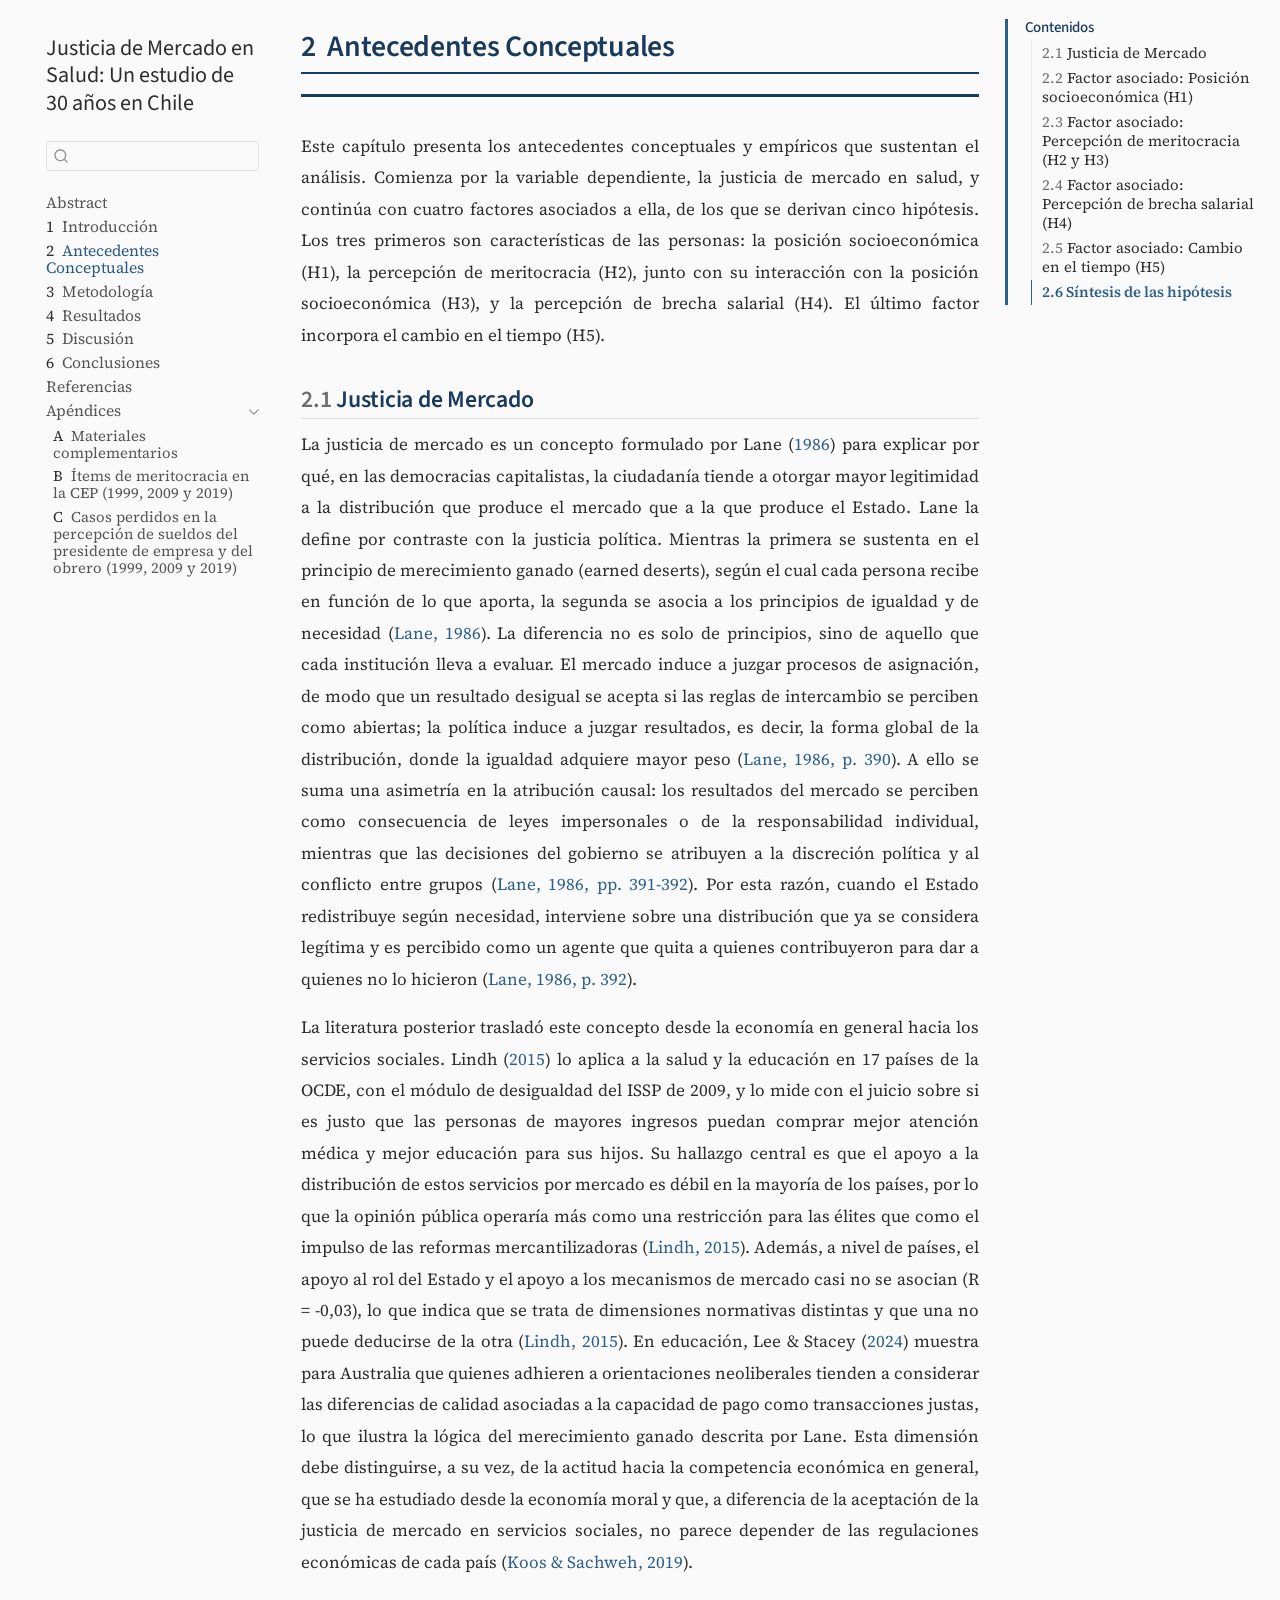
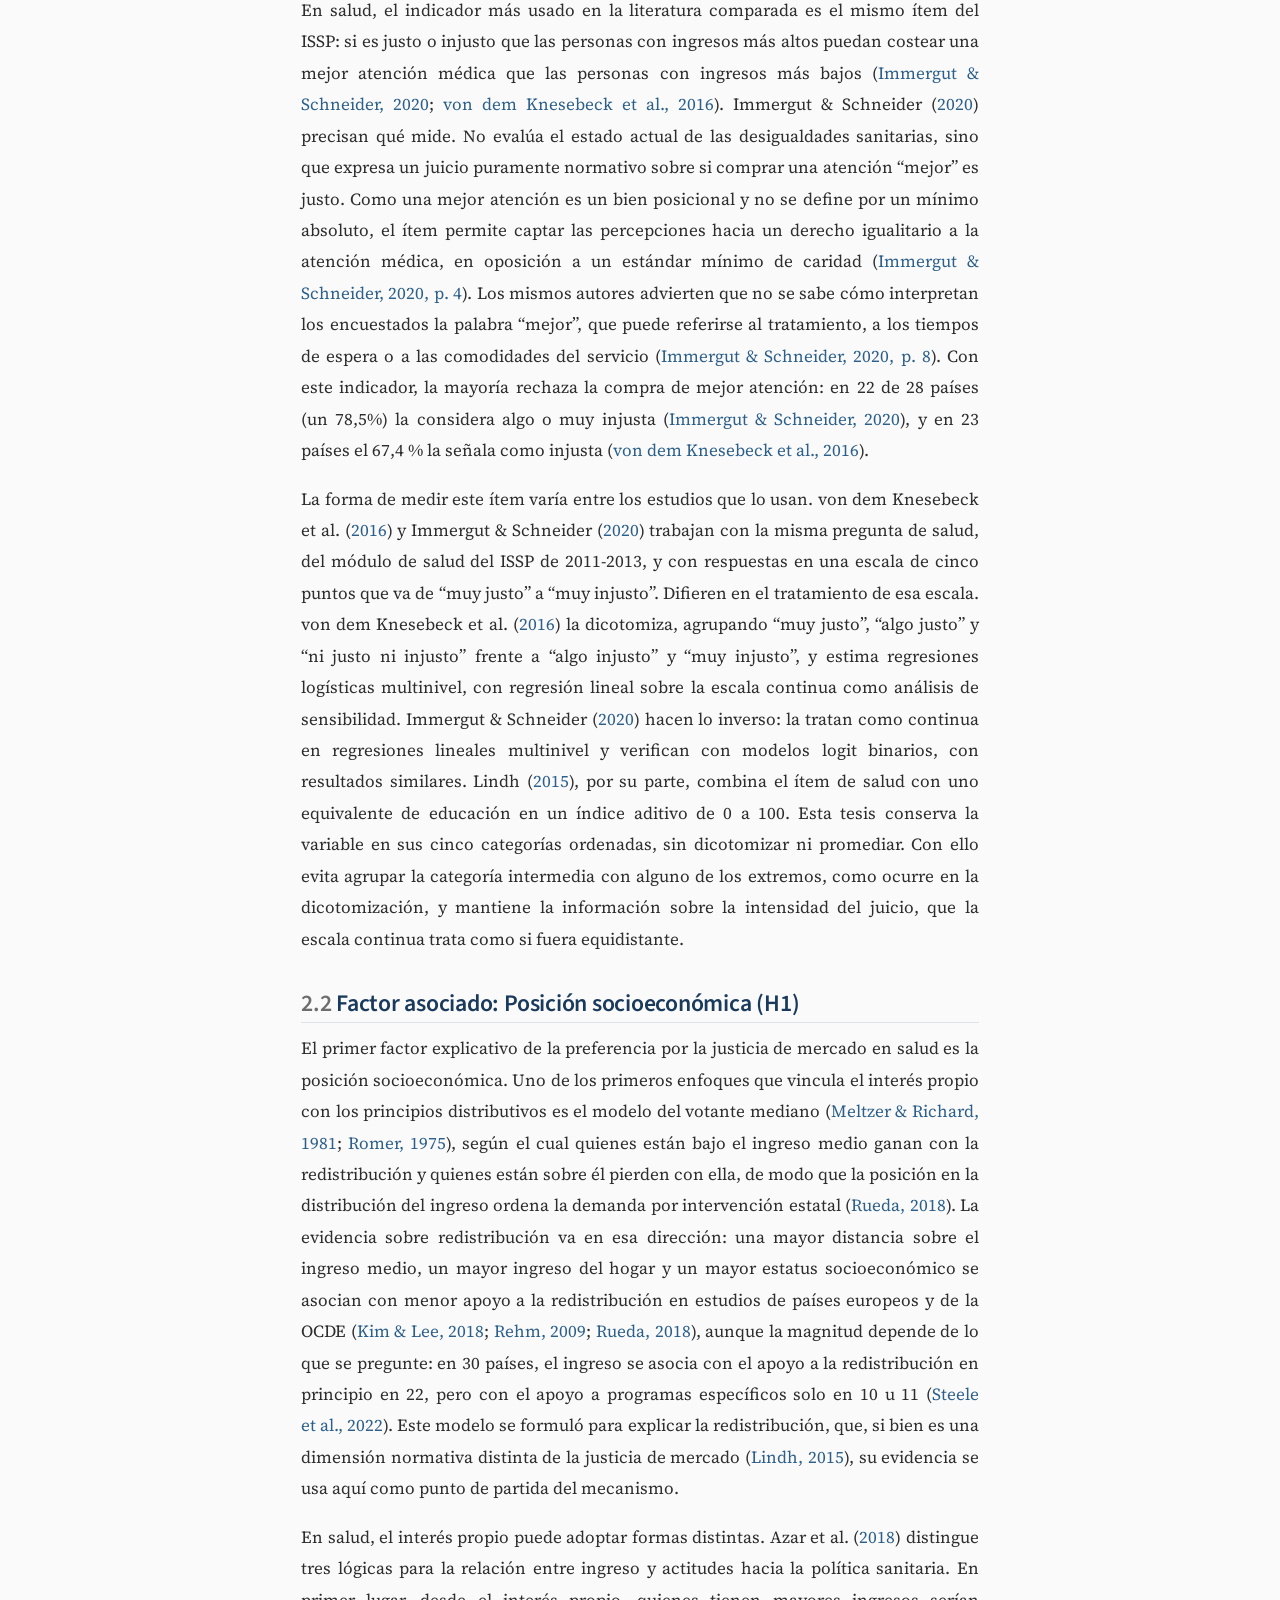
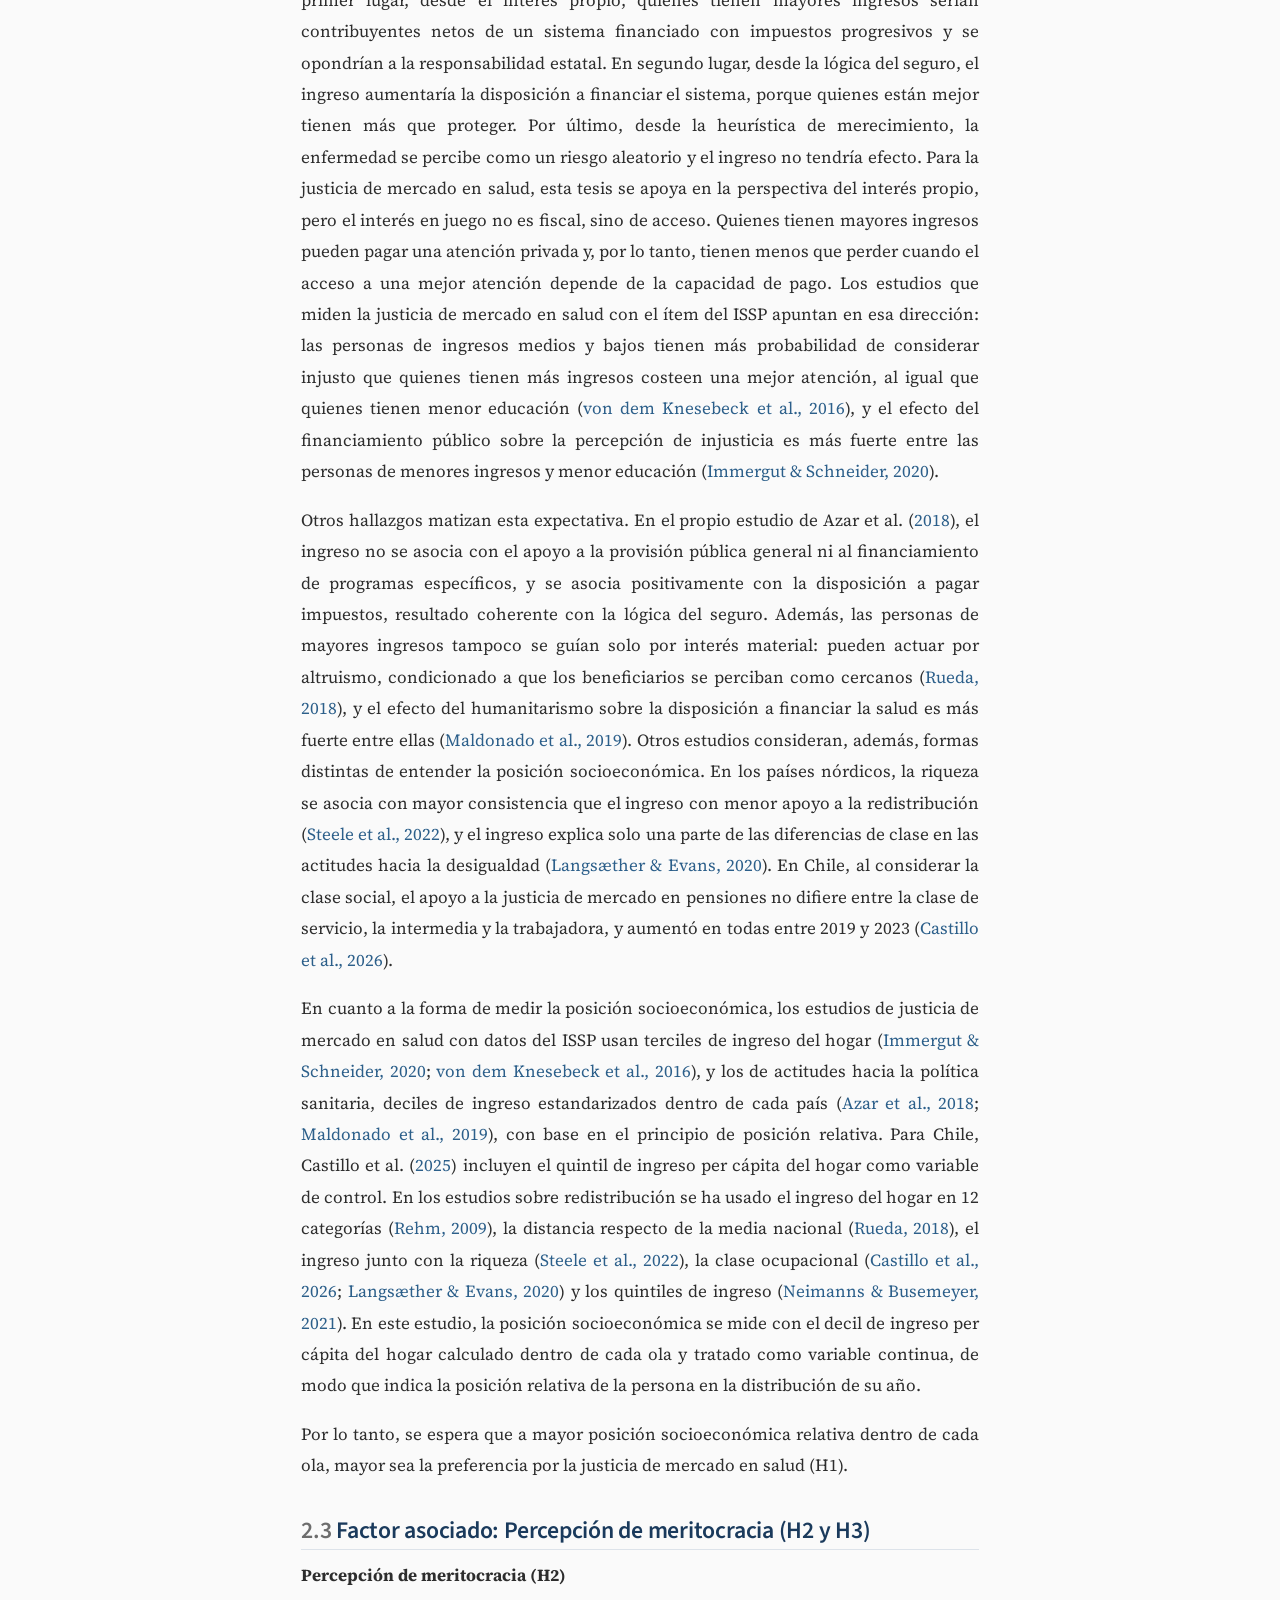
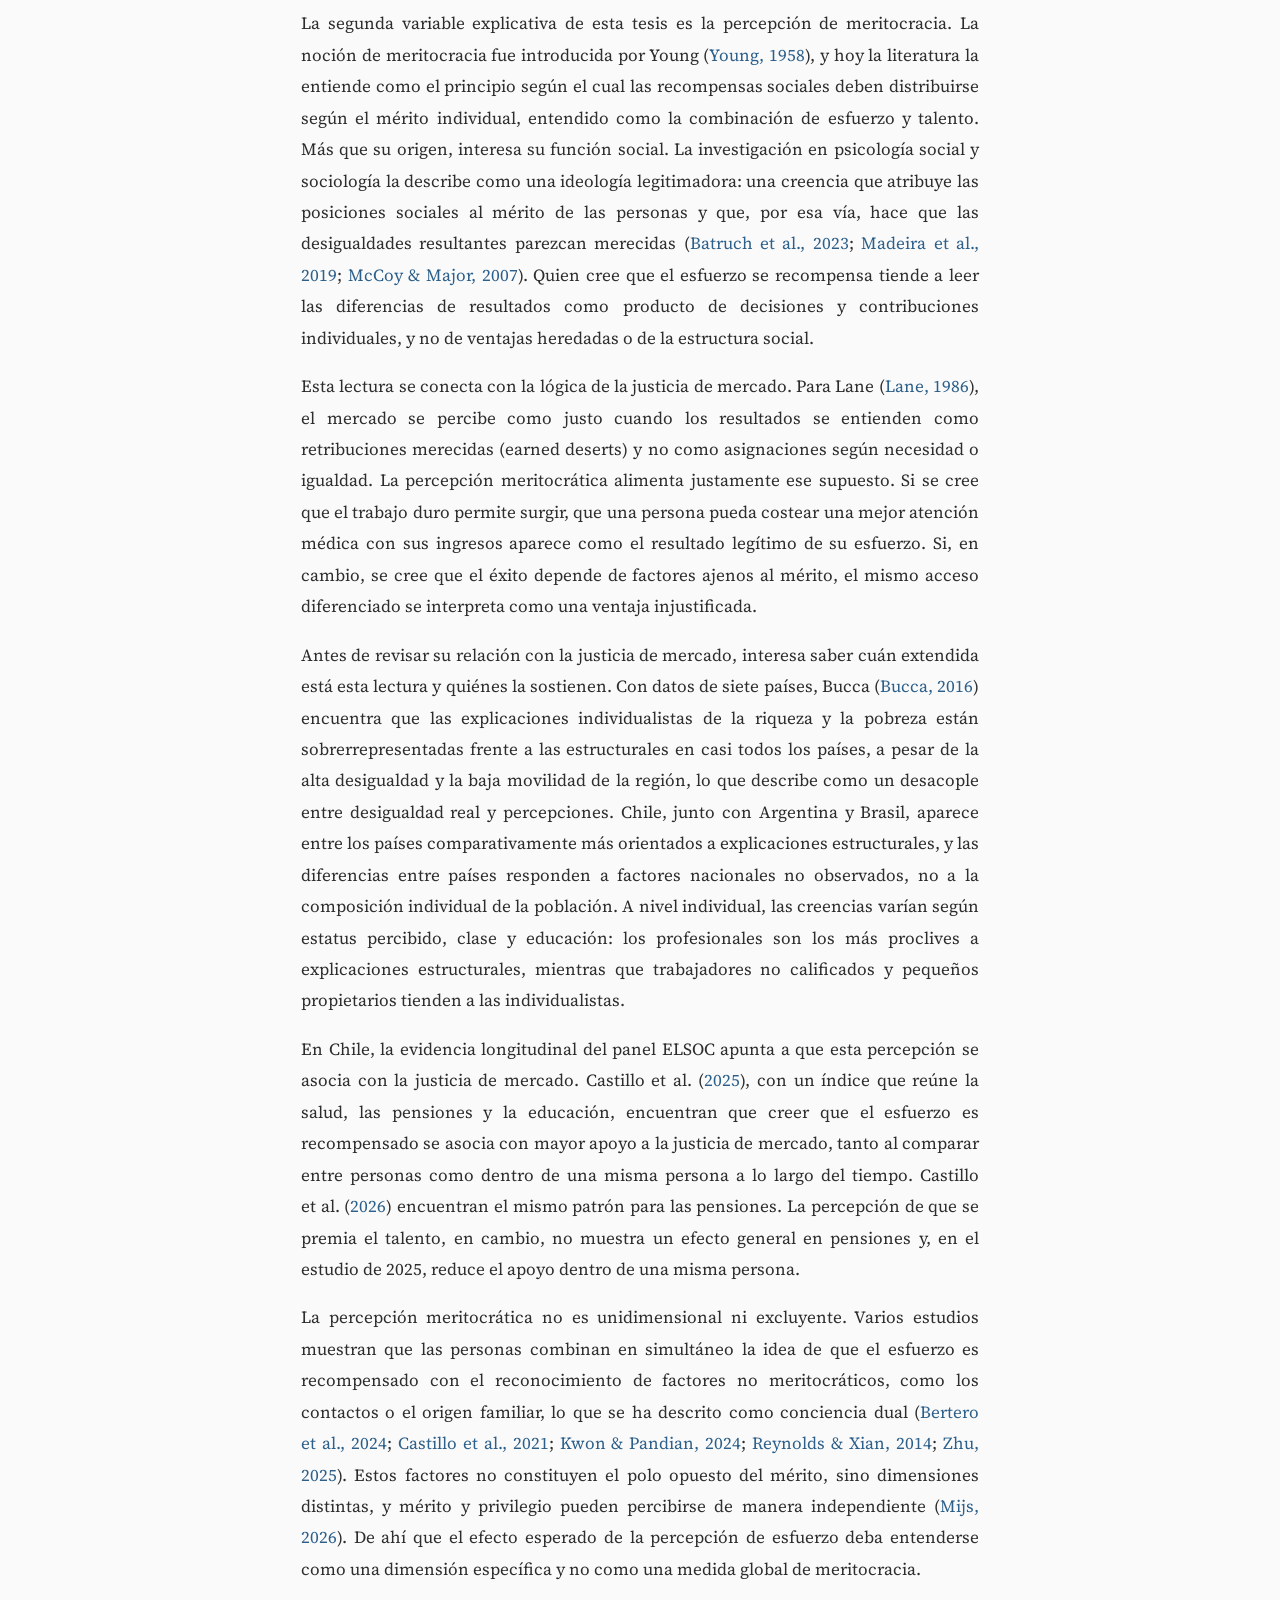
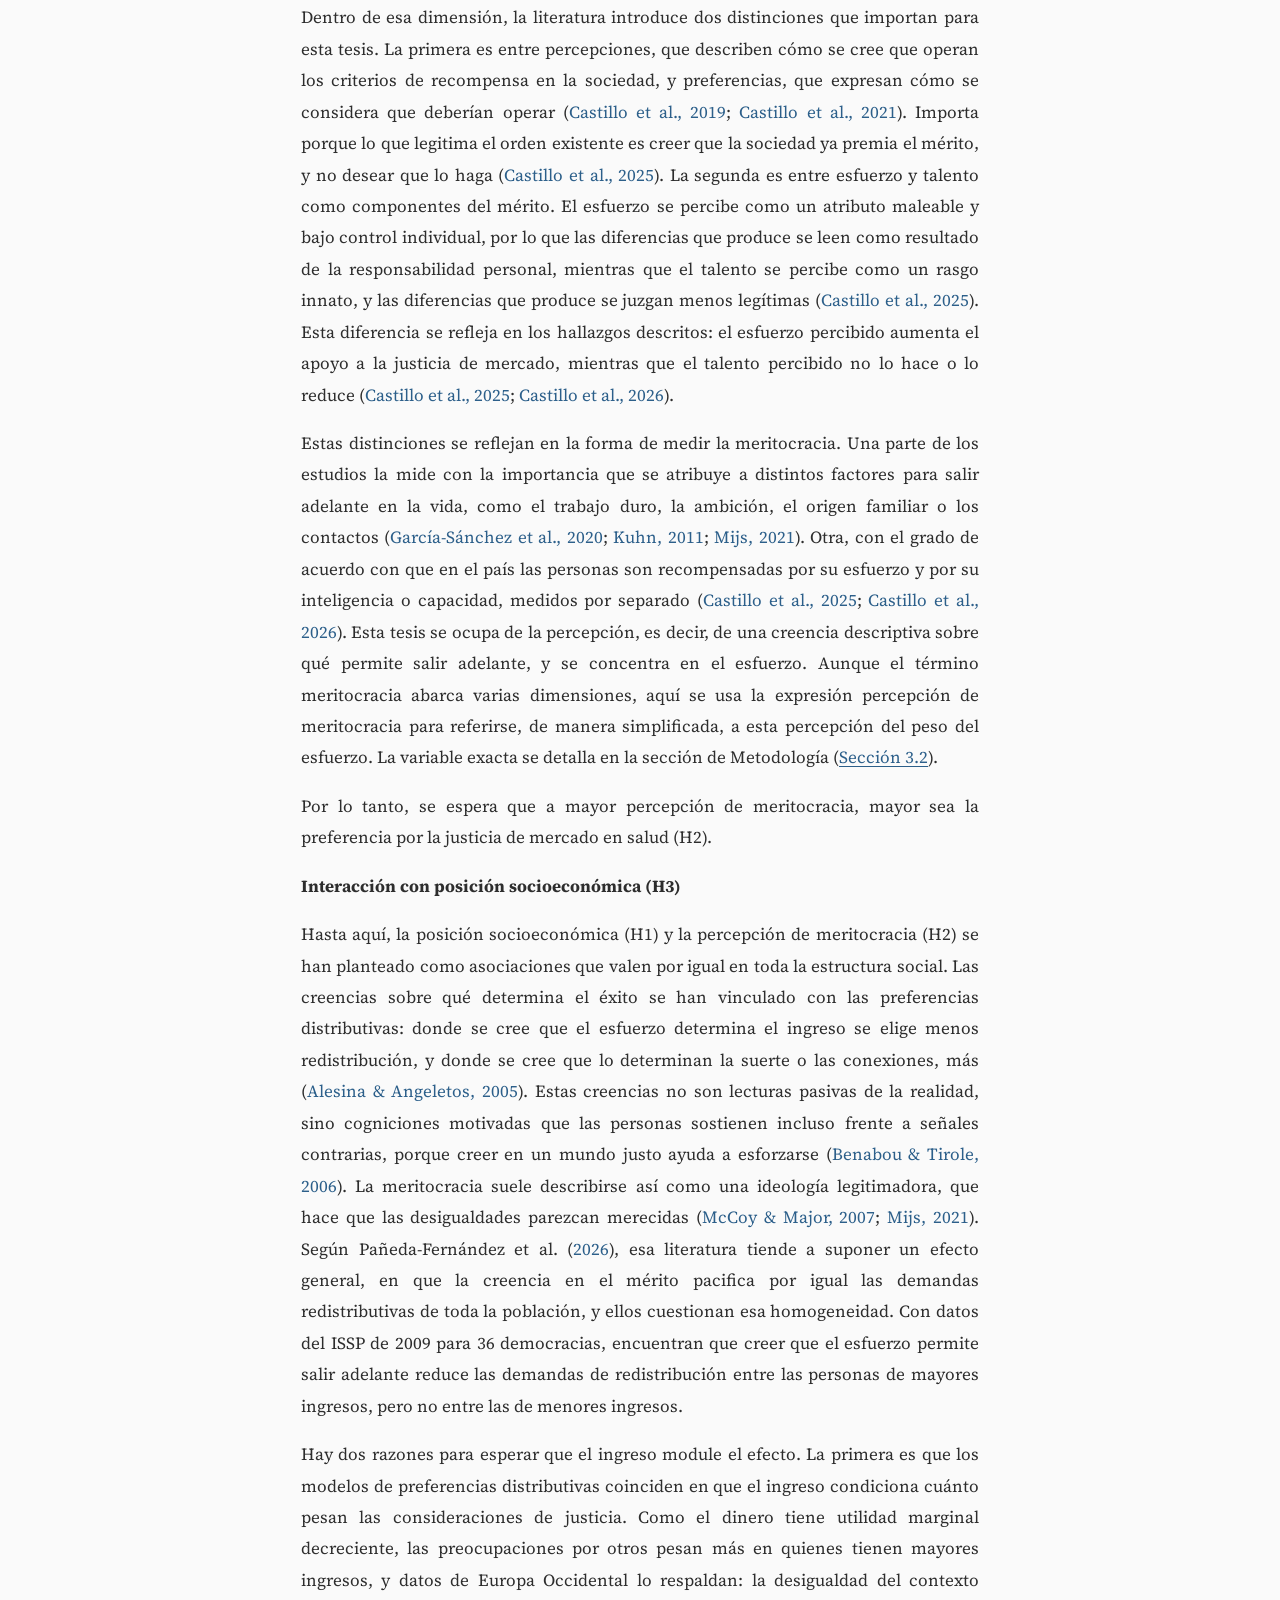
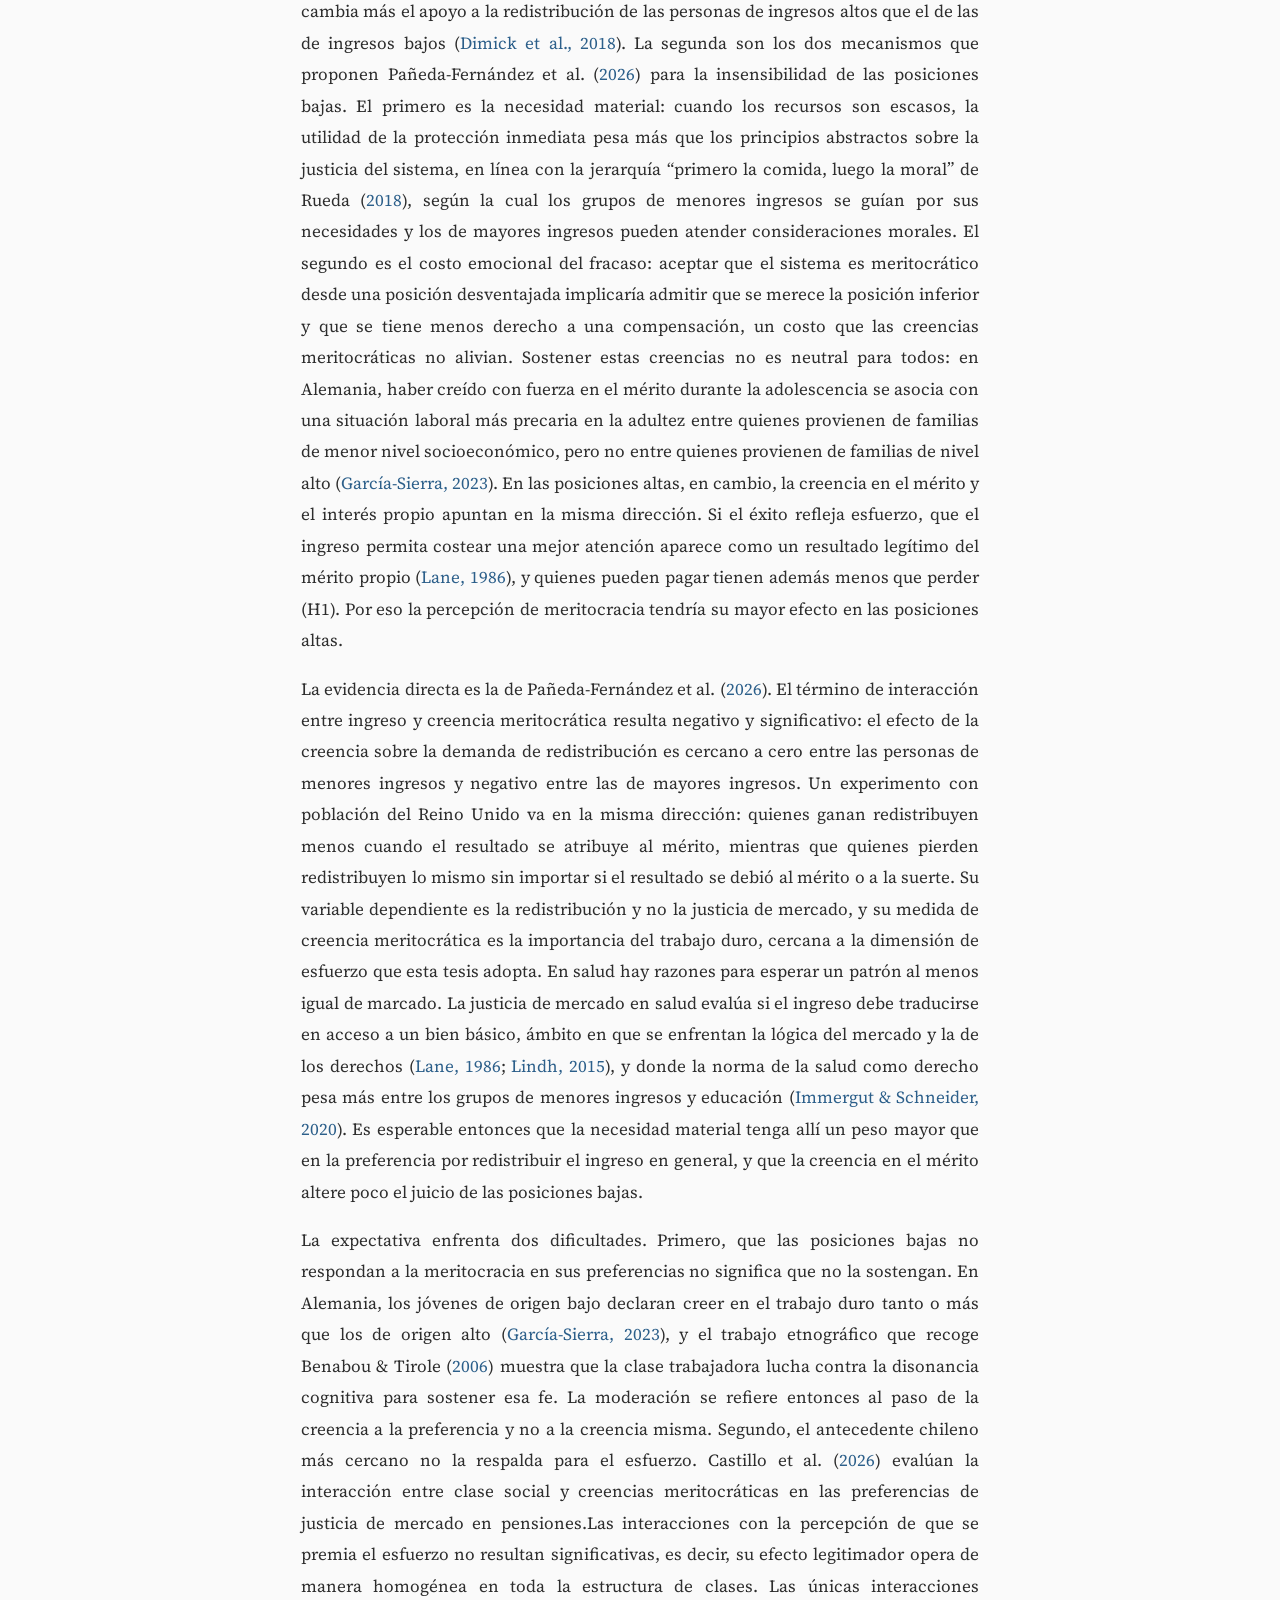
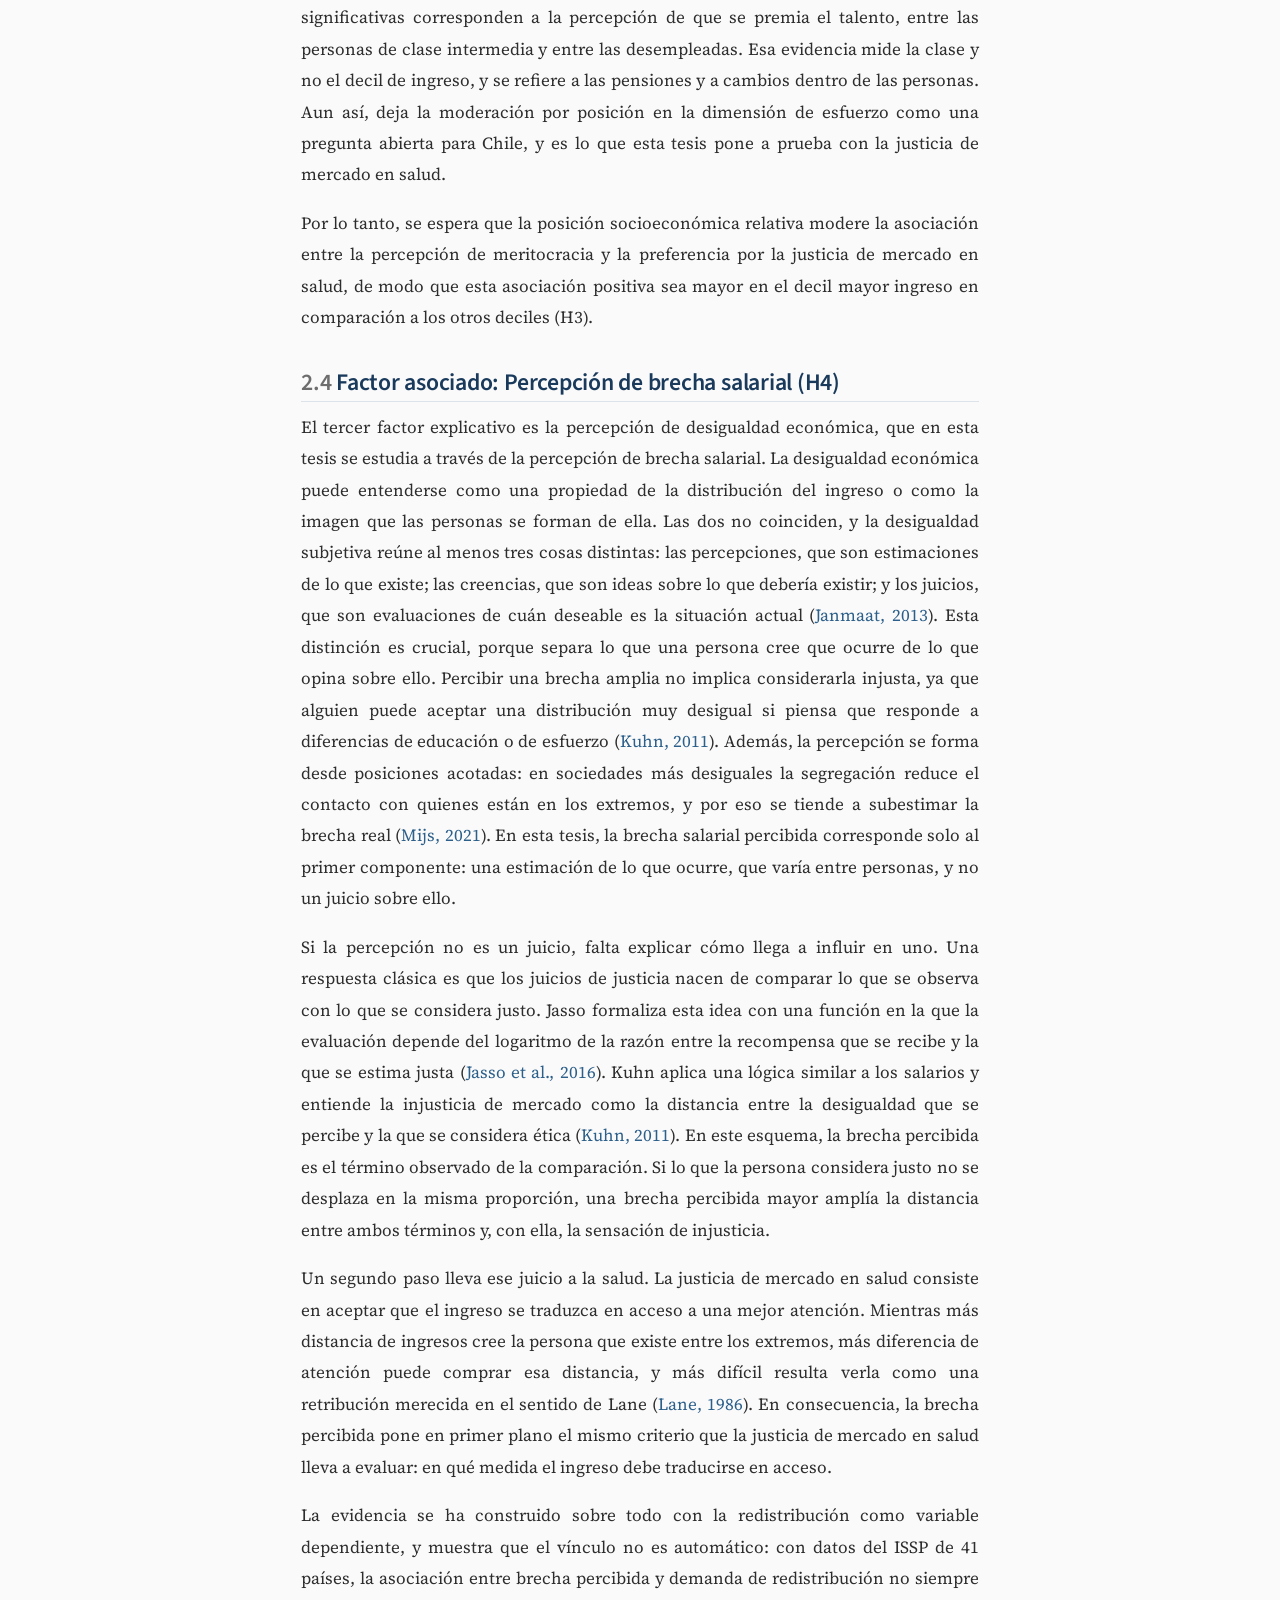
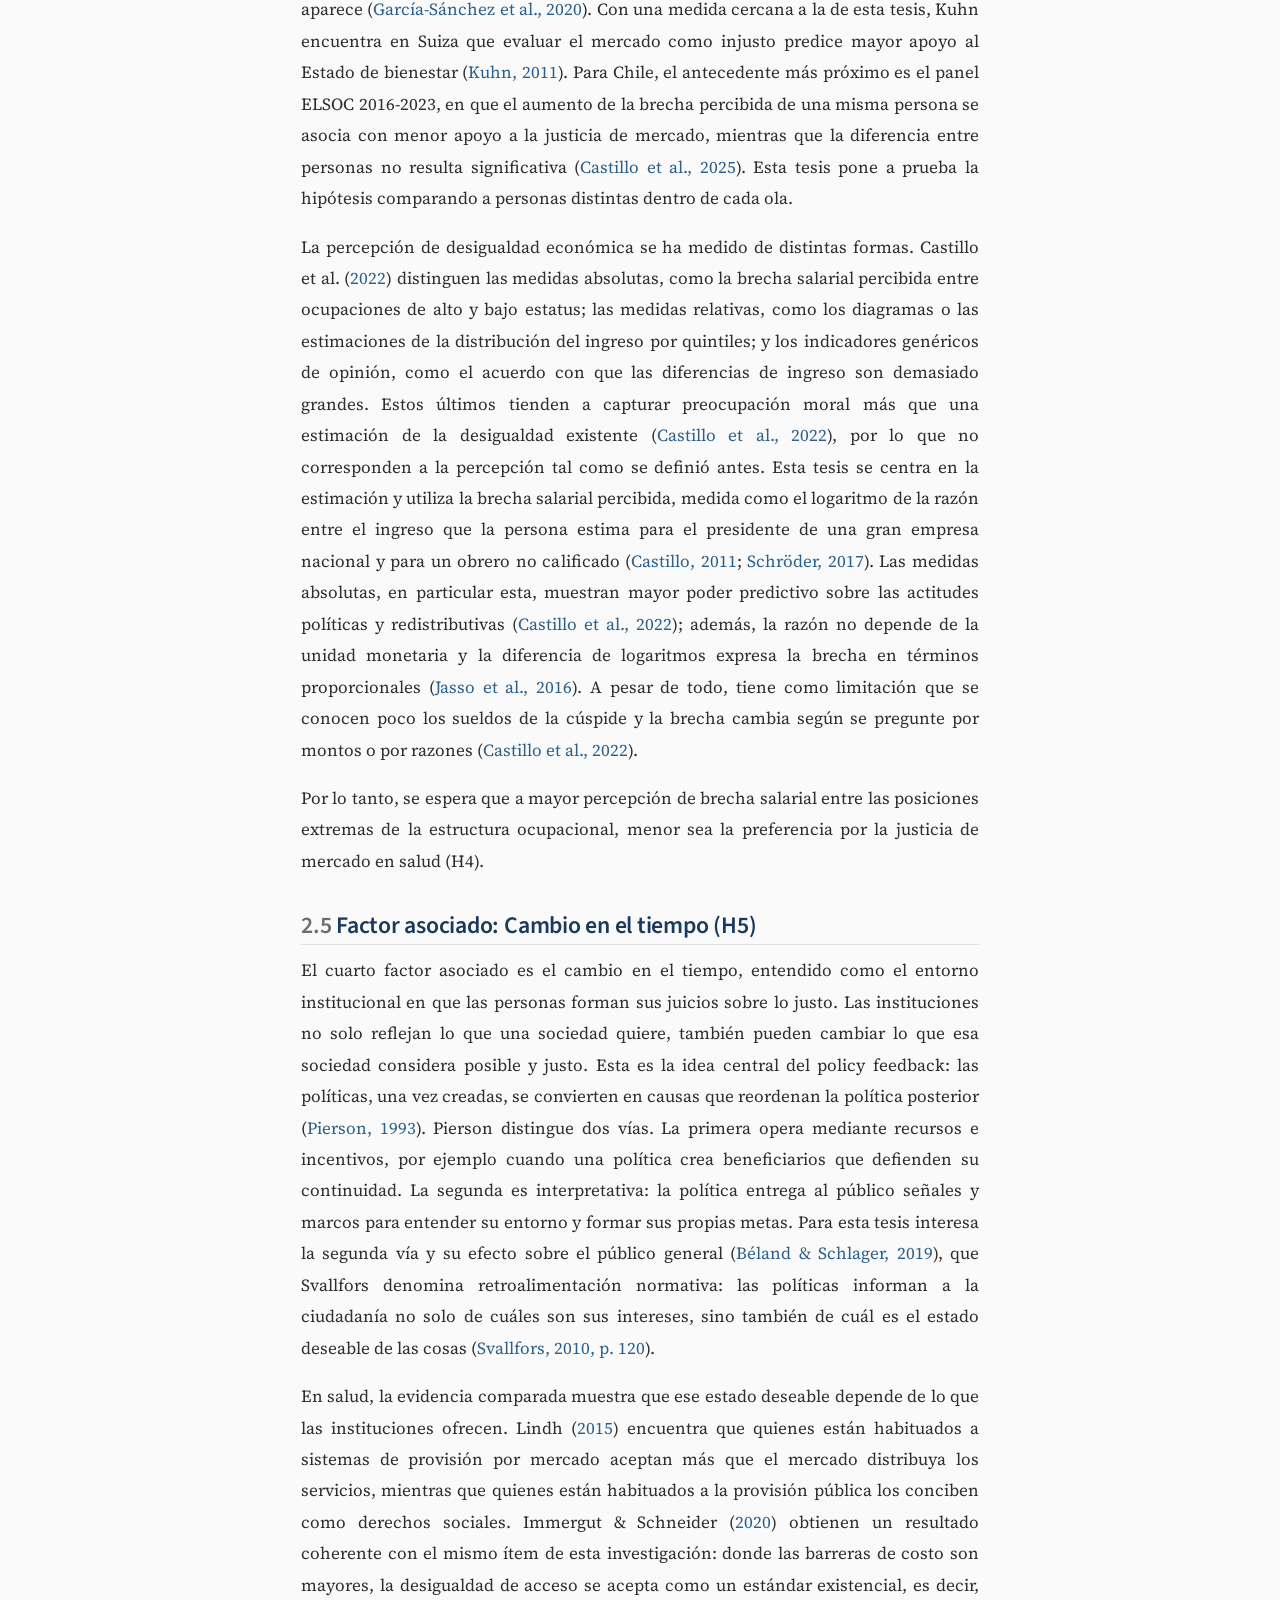
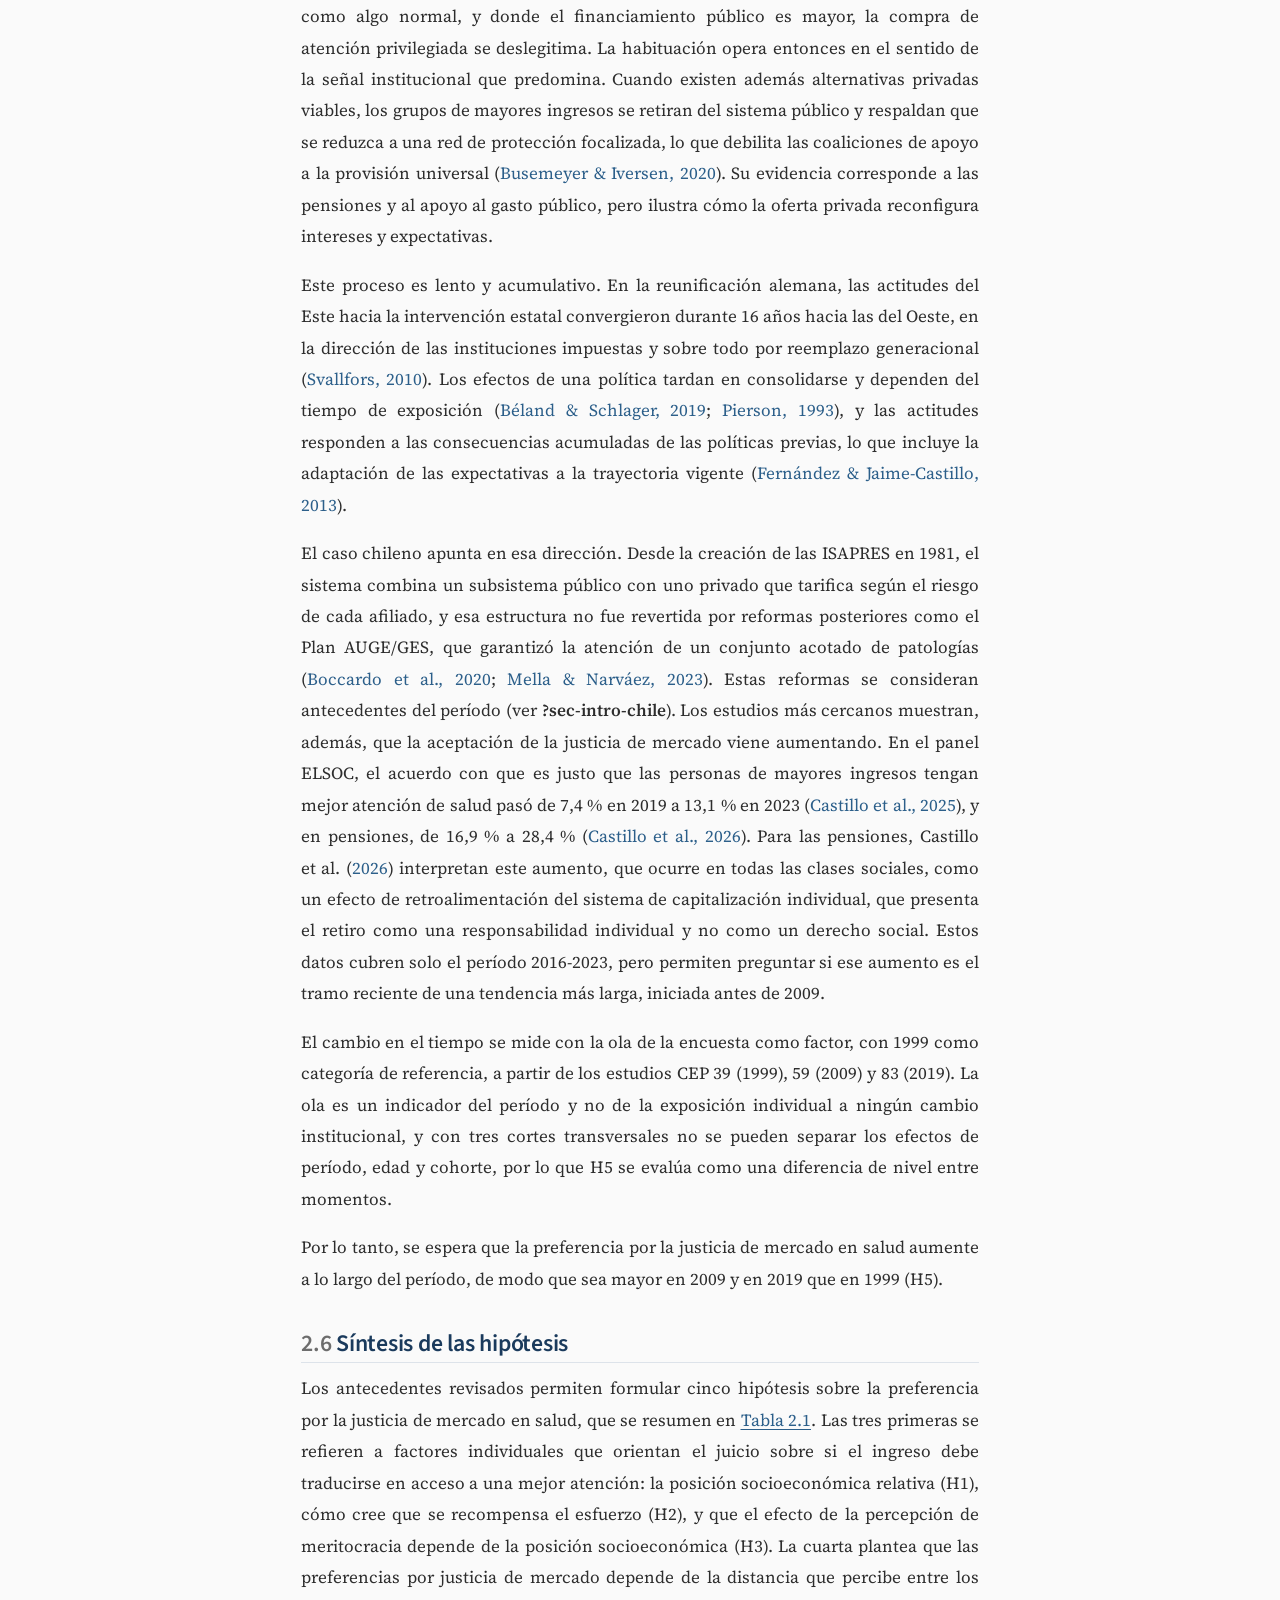
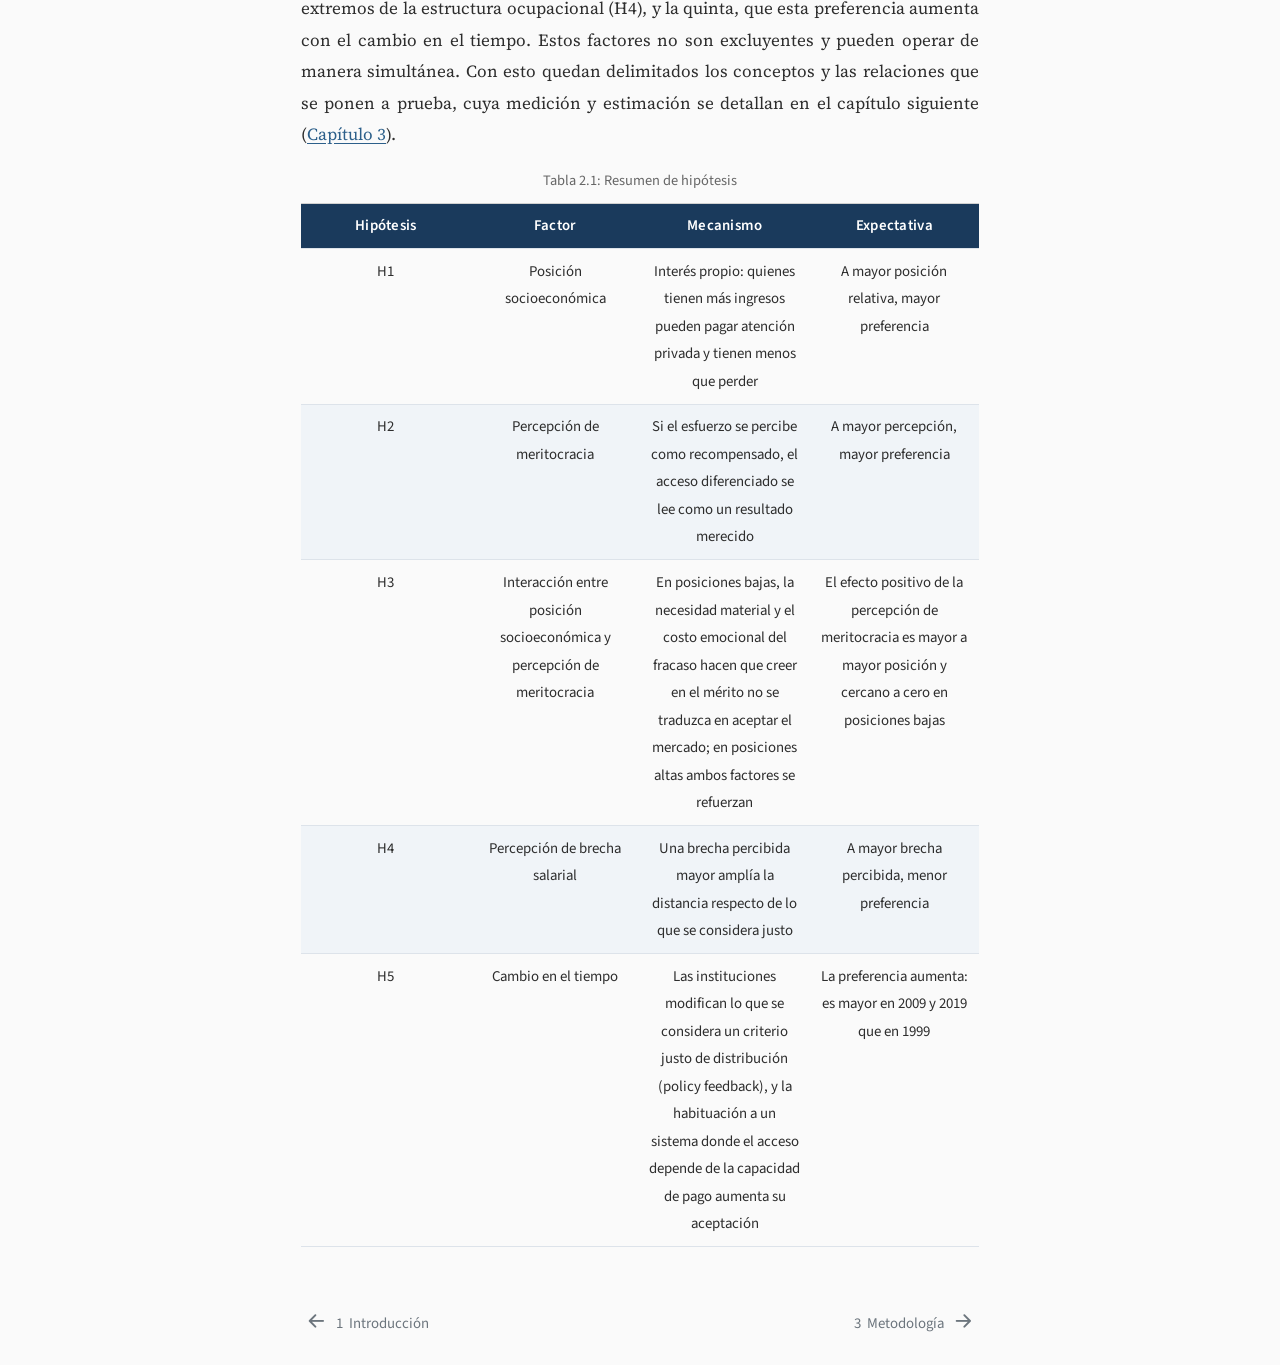
<file: docs/02-antecedentes.html>
<!DOCTYPE html>
<html xmlns="http://www.w3.org/1999/xhtml" lang="es" xml:lang="es"><head>

<meta charset="utf-8">
<meta name="generator" content="quarto-1.9.37">

<meta name="viewport" content="width=device-width, initial-scale=1.0, user-scalable=yes">


<title>2&nbsp; Antecedentes Conceptuales – Justicia de Mercado en Salud: Un estudio de 30 años en Chile</title>
<style>
/* Default styles provided by pandoc.
** See https://pandoc.org/MANUAL.html#variables-for-html for config info.
*/
code{white-space: pre-wrap;}
span.smallcaps{font-variant: small-caps;}
div.columns{display: flex; gap: min(4vw, 1.5em);}
div.column{flex: auto; overflow-x: auto;}
div.hanging-indent{margin-left: 1.5em; text-indent: -1.5em;}
ul.task-list{list-style: none;}
ul.task-list li input[type="checkbox"] {
  width: 0.8em;
  margin: 0 0.8em 0.2em -1em; /* quarto-specific, see https://github.com/quarto-dev/quarto-cli/issues/4556 */ 
  vertical-align: middle;
}
/* CSS for citations */
div.csl-bib-body { }
div.csl-entry {
  clear: both;
  margin-bottom: 0em;
}
.hanging-indent div.csl-entry {
  margin-left:2em;
  text-indent:-2em;
}
div.csl-left-margin {
  min-width:2em;
  float:left;
}
div.csl-right-inline {
  margin-left:2em;
  padding-left:1em;
}
div.csl-indent {
  margin-left: 2em;
}</style>


<script src="site_libs/quarto-nav/quarto-nav.js"></script>
<script src="site_libs/quarto-nav/headroom.min.js"></script>
<script src="site_libs/clipboard/clipboard.min.js"></script>
<script src="site_libs/quarto-search/autocomplete.umd.js"></script>
<script src="site_libs/quarto-search/fuse.min.js"></script>
<script src="site_libs/quarto-search/quarto-search.js"></script>
<meta name="quarto:offset" content="./">
<link href="./03-metodologia.html" rel="next">
<link href="./01-introduccion.html" rel="prev">
<script src="site_libs/quarto-html/quarto.js" type="module"></script>
<script src="site_libs/quarto-html/tabsets/tabsets.js" type="module"></script>
<script src="site_libs/quarto-html/popper.min.js"></script>
<script src="site_libs/quarto-html/tippy.umd.min.js"></script>
<script src="site_libs/quarto-html/anchor.min.js"></script>
<link href="site_libs/quarto-html/tippy.css" rel="stylesheet">
<link href="site_libs/quarto-html/quarto-syntax-highlighting-a78d8428acffc242a42caa02e79d5e34.css" rel="stylesheet" id="quarto-text-highlighting-styles">
<script src="site_libs/bootstrap/bootstrap.min.js"></script>
<link href="site_libs/bootstrap/bootstrap-icons.css" rel="stylesheet">
<link href="site_libs/bootstrap/bootstrap-a0f9a8dbc37401bc732d244eb483ce3d.min.css" rel="stylesheet" append-hash="true" id="quarto-bootstrap" data-mode="light">
<script id="quarto-search-options" type="application/json">{
  "location": "sidebar",
  "copy-button": false,
  "collapse-after": 3,
  "panel-placement": "start",
  "type": "textbox",
  "limit": 50,
  "keyboard-shortcut": [
    "f",
    "/",
    "s"
  ],
  "show-item-context": false,
  "language": {
    "search-no-results-text": "No se han encontrado resultados",
    "search-matching-documents-text": "documentos encontrados",
    "search-copy-link-title": "Copiar el enlace en la búsqueda",
    "search-hide-matches-text": "Ocultar resultados adicionales",
    "search-more-match-text": "resultado adicional en este documento",
    "search-more-matches-text": "resultados adicionales en este documento",
    "search-clear-button-title": "Borrar",
    "search-text-placeholder": "",
    "search-detached-cancel-button-title": "Cancelar",
    "search-submit-button-title": "Enviar",
    "search-label": "Buscar"
  }
}</script>
<style>html{ scroll-behavior: smooth; }</style>


</head>

<body class="nav-sidebar floating quarto-light">

<div id="quarto-search-results"></div>
  <header id="quarto-header" class="headroom fixed-top">
  <nav class="quarto-secondary-nav">
    <div class="container-fluid d-flex">
      <button type="button" class="quarto-btn-toggle btn" data-bs-toggle="collapse" role="button" data-bs-target=".quarto-sidebar-collapse-item" aria-controls="quarto-sidebar" aria-expanded="false" aria-label="Alternar barra lateral" onclick="if (window.quartoToggleHeadroom) { window.quartoToggleHeadroom(); }">
        <i class="bi bi-layout-text-sidebar-reverse"></i>
      </button>
        <nav class="quarto-page-breadcrumbs" aria-label="breadcrumb"><ol class="breadcrumb"><li class="breadcrumb-item"><a href="./02-antecedentes.html"><span class="chapter-number">2</span>&nbsp; <span class="chapter-title">Antecedentes Conceptuales</span></a></li></ol></nav>
        <a class="flex-grow-1" role="navigation" data-bs-toggle="collapse" data-bs-target=".quarto-sidebar-collapse-item" aria-controls="quarto-sidebar" aria-expanded="false" aria-label="Alternar barra lateral" onclick="if (window.quartoToggleHeadroom) { window.quartoToggleHeadroom(); }">      
        </a>
      <button type="button" class="btn quarto-search-button" aria-label="Buscar" onclick="window.quartoOpenSearch();">
        <i class="bi bi-search"></i>
      </button>
    </div>
  </nav>
</header>
<!-- content -->
<div id="quarto-content" class="quarto-container page-columns page-rows-contents page-layout-article">
<!-- sidebar -->
  <nav id="quarto-sidebar" class="sidebar collapse collapse-horizontal quarto-sidebar-collapse-item sidebar-navigation floating overflow-auto">
    <div class="pt-lg-2 mt-2 text-left sidebar-header">
    <div class="sidebar-title mb-0 py-0">
      <a href="./">Justicia de Mercado en Salud: Un estudio de 30 años en Chile</a> 
    </div>
      </div>
        <div class="mt-2 flex-shrink-0 align-items-center">
        <div class="sidebar-search">
        <div id="quarto-search" class="" title="Buscar"></div>
        </div>
        </div>
    <div class="sidebar-menu-container"> 
    <ul class="list-unstyled mt-1">
        <li class="sidebar-item">
  <div class="sidebar-item-container"> 
  <a href="./index.html" class="sidebar-item-text sidebar-link">
 <span class="menu-text">Abstract</span></a>
  </div>
</li>
        <li class="sidebar-item">
  <div class="sidebar-item-container"> 
  <a href="./01-introduccion.html" class="sidebar-item-text sidebar-link">
 <span class="menu-text"><span class="chapter-number">1</span>&nbsp; <span class="chapter-title">Introducción</span></span></a>
  </div>
</li>
        <li class="sidebar-item">
  <div class="sidebar-item-container"> 
  <a href="./02-antecedentes.html" class="sidebar-item-text sidebar-link active">
 <span class="menu-text"><span class="chapter-number">2</span>&nbsp; <span class="chapter-title">Antecedentes Conceptuales</span></span></a>
  </div>
</li>
        <li class="sidebar-item">
  <div class="sidebar-item-container"> 
  <a href="./03-metodologia.html" class="sidebar-item-text sidebar-link">
 <span class="menu-text"><span class="chapter-number">3</span>&nbsp; <span class="chapter-title">Metodología</span></span></a>
  </div>
</li>
        <li class="sidebar-item">
  <div class="sidebar-item-container"> 
  <a href="./04-resultados.html" class="sidebar-item-text sidebar-link">
 <span class="menu-text"><span class="chapter-number">4</span>&nbsp; <span class="chapter-title">Resultados</span></span></a>
  </div>
</li>
        <li class="sidebar-item">
  <div class="sidebar-item-container"> 
  <a href="./05-discusion.html" class="sidebar-item-text sidebar-link">
 <span class="menu-text"><span class="chapter-number">5</span>&nbsp; <span class="chapter-title">Discusión</span></span></a>
  </div>
</li>
        <li class="sidebar-item">
  <div class="sidebar-item-container"> 
  <a href="./06-conclusiones.html" class="sidebar-item-text sidebar-link">
 <span class="menu-text"><span class="chapter-number">6</span>&nbsp; <span class="chapter-title">Conclusiones</span></span></a>
  </div>
</li>
        <li class="sidebar-item">
  <div class="sidebar-item-container"> 
  <a href="./referencias.html" class="sidebar-item-text sidebar-link">
 <span class="menu-text">Referencias</span></a>
  </div>
</li>
        <li class="sidebar-item sidebar-item-section">
      <div class="sidebar-item-container"> 
            <a class="sidebar-item-text sidebar-link text-start" data-bs-toggle="collapse" data-bs-target="#quarto-sidebar-section-1" role="navigation" aria-expanded="true">
 <span class="menu-text">Apéndices</span></a>
          <a class="sidebar-item-toggle text-start" data-bs-toggle="collapse" data-bs-target="#quarto-sidebar-section-1" role="navigation" aria-expanded="true" aria-label="Alternar sección">
            <i class="bi bi-chevron-right ms-2"></i>
          </a> 
      </div>
      <ul id="quarto-sidebar-section-1" class="collapse list-unstyled sidebar-section depth1 show">  
          <li class="sidebar-item">
  <div class="sidebar-item-container"> 
  <a href="./apendices/a-materiales.html" class="sidebar-item-text sidebar-link">
 <span class="menu-text"><span class="chapter-number">A</span>&nbsp; <span class="chapter-title">Materiales complementarios</span></span></a>
  </div>
</li>
          <li class="sidebar-item">
  <div class="sidebar-item-container"> 
  <a href="./apendices/insumo-items-meritocracia.html" class="sidebar-item-text sidebar-link">
 <span class="menu-text"><span class="chapter-number">B</span>&nbsp; <span class="chapter-title">Ítems de meritocracia en la CEP (1999, 2009 y 2019)</span></span></a>
  </div>
</li>
          <li class="sidebar-item">
  <div class="sidebar-item-container"> 
  <a href="./apendices/insumo-na-sueldos-gerente-obrero.html" class="sidebar-item-text sidebar-link">
 <span class="menu-text"><span class="chapter-number">C</span>&nbsp; <span class="chapter-title">Casos perdidos en la percepción de sueldos del presidente de empresa y del obrero (1999, 2009 y 2019)</span></span></a>
  </div>
</li>
      </ul>
  </li>
    </ul>
    </div>
</nav>
<div id="quarto-sidebar-glass" class="quarto-sidebar-collapse-item" data-bs-toggle="collapse" data-bs-target=".quarto-sidebar-collapse-item"></div>
<!-- margin-sidebar -->
    <div id="quarto-margin-sidebar" class="sidebar margin-sidebar">
        <nav id="TOC" role="doc-toc" class="toc-active">
    <h2 id="toc-title">Contenidos</h2>
   
  <ul>
  <li><a href="#sec-ant-justicia-mercado" id="toc-sec-ant-justicia-mercado" class="nav-link active" data-scroll-target="#sec-ant-justicia-mercado"><span class="header-section-number">2.1</span> Justicia de Mercado</a></li>
  <li><a href="#sec-ant-h1" id="toc-sec-ant-h1" class="nav-link" data-scroll-target="#sec-ant-h1"><span class="header-section-number">2.2</span> Factor asociado: Posición socioeconómica (H1)</a></li>
  <li><a href="#sec-ant-h2-h3" id="toc-sec-ant-h2-h3" class="nav-link" data-scroll-target="#sec-ant-h2-h3"><span class="header-section-number">2.3</span> Factor asociado: Percepción de meritocracia (H2 y H3)</a></li>
  <li><a href="#sec-ant-h4" id="toc-sec-ant-h4" class="nav-link" data-scroll-target="#sec-ant-h4"><span class="header-section-number">2.4</span> Factor asociado: Percepción de brecha salarial (H4)</a></li>
  <li><a href="#sec-ant-h5" id="toc-sec-ant-h5" class="nav-link" data-scroll-target="#sec-ant-h5"><span class="header-section-number">2.5</span> Factor asociado: Cambio en el tiempo (H5)</a></li>
  <li><a href="#sec-ant-sintesis" id="toc-sec-ant-sintesis" class="nav-link" data-scroll-target="#sec-ant-sintesis"><span class="header-section-number">2.6</span> Síntesis de las hipótesis</a></li>
  </ul>
</nav>
    </div>
<!-- main -->
<main class="content" id="quarto-document-content">

<header id="title-block-header" class="quarto-title-block default">
<div class="quarto-title">
<h1 class="title"><span id="sec-antecedentes" class="quarto-section-identifier"><span class="chapter-number">2</span>&nbsp; <span class="chapter-title">Antecedentes Conceptuales</span></span></h1>
</div>



<div class="quarto-title-meta">

    
  
    
  </div>
  


</header>


<p>Este capítulo presenta los antecedentes conceptuales y empíricos que sustentan el análisis. Comienza por la variable dependiente, la justicia de mercado en salud, y continúa con cuatro factores asociados a ella, de los que se derivan cinco hipótesis. Los tres primeros son características de las personas: la posición socioeconómica (H1), la percepción de meritocracia (H2), junto con su interacción con la posición socioeconómica (H3), y la percepción de brecha salarial (H4). El último factor incorpora el cambio en el tiempo (H5).</p>
<section id="sec-ant-justicia-mercado" class="level2" data-number="2.1">
<h2 data-number="2.1" class="anchored" data-anchor-id="sec-ant-justicia-mercado"><span class="header-section-number">2.1</span> Justicia de Mercado</h2>
<p>La justicia de mercado es un concepto formulado por <span class="citation" data-cites="lane_1986">Lane (<a href="referencias.html#ref-lane_1986" role="doc-biblioref">1986</a>)</span> para explicar por qué, en las democracias capitalistas, la ciudadanía tiende a otorgar mayor legitimidad a la distribución que produce el mercado que a la que produce el Estado. Lane la define por contraste con la justicia política. Mientras la primera se sustenta en el principio de merecimiento ganado (earned deserts), según el cual cada persona recibe en función de lo que aporta, la segunda se asocia a los principios de igualdad y de necesidad <span class="citation" data-cites="lane_1986">(<a href="referencias.html#ref-lane_1986" role="doc-biblioref">Lane, 1986</a>)</span>. La diferencia no es solo de principios, sino de aquello que cada institución lleva a evaluar. El mercado induce a juzgar procesos de asignación, de modo que un resultado desigual se acepta si las reglas de intercambio se perciben como abiertas; la política induce a juzgar resultados, es decir, la forma global de la distribución, donde la igualdad adquiere mayor peso <span class="citation" data-cites="lane_1986">(<a href="referencias.html#ref-lane_1986" role="doc-biblioref">Lane, 1986, p. 390</a>)</span>. A ello se suma una asimetría en la atribución causal: los resultados del mercado se perciben como consecuencia de leyes impersonales o de la responsabilidad individual, mientras que las decisiones del gobierno se atribuyen a la discreción política y al conflicto entre grupos <span class="citation" data-cites="lane_1986">(<a href="referencias.html#ref-lane_1986" role="doc-biblioref">Lane, 1986, pp. 391-392</a>)</span>. Por esta razón, cuando el Estado redistribuye según necesidad, interviene sobre una distribución que ya se considera legítima y es percibido como un agente que quita a quienes contribuyeron para dar a quienes no lo hicieron <span class="citation" data-cites="lane_1986">(<a href="referencias.html#ref-lane_1986" role="doc-biblioref">Lane, 1986, p. 392</a>)</span>.</p>
<p>La literatura posterior trasladó este concepto desde la economía en general hacia los servicios sociales. <span class="citation" data-cites="lindh_2015">Lindh (<a href="referencias.html#ref-lindh_2015" role="doc-biblioref">2015</a>)</span> lo aplica a la salud y la educación en 17 países de la OCDE, con el módulo de desigualdad del ISSP de 2009, y lo mide con el juicio sobre si es justo que las personas de mayores ingresos puedan comprar mejor atención médica y mejor educación para sus hijos. Su hallazgo central es que el apoyo a la distribución de estos servicios por mercado es débil en la mayoría de los países, por lo que la opinión pública operaría más como una restricción para las élites que como el impulso de las reformas mercantilizadoras <span class="citation" data-cites="lindh_2015">(<a href="referencias.html#ref-lindh_2015" role="doc-biblioref">Lindh, 2015</a>)</span>. Además, a nivel de países, el apoyo al rol del Estado y el apoyo a los mecanismos de mercado casi no se asocian (R = -0,03), lo que indica que se trata de dimensiones normativas distintas y que una no puede deducirse de la otra <span class="citation" data-cites="lindh_2015">(<a href="referencias.html#ref-lindh_2015" role="doc-biblioref">Lindh, 2015</a>)</span>. En educación, <span class="citation" data-cites="lee_2024">Lee &amp; Stacey (<a href="referencias.html#ref-lee_2024" role="doc-biblioref">2024</a>)</span> muestra para Australia que quienes adhieren a orientaciones neoliberales tienden a considerar las diferencias de calidad asociadas a la capacidad de pago como transacciones justas, lo que ilustra la lógica del merecimiento ganado descrita por Lane. Esta dimensión debe distinguirse, a su vez, de la actitud hacia la competencia económica en general, que se ha estudiado desde la economía moral y que, a diferencia de la aceptación de la justicia de mercado en servicios sociales, no parece depender de las regulaciones económicas de cada país <span class="citation" data-cites="koos_2019">(<a href="referencias.html#ref-koos_2019" role="doc-biblioref">Koos &amp; Sachweh, 2019</a>)</span>.</p>
<p>En salud, el indicador más usado en la literatura comparada es el mismo ítem del ISSP: si es justo o injusto que las personas con ingresos más altos puedan costear una mejor atención médica que las personas con ingresos más bajos <span class="citation" data-cites="vondemknesebeck_2016 immergut_2020">(<a href="referencias.html#ref-immergut_2020" role="doc-biblioref">Immergut &amp; Schneider, 2020</a>; <a href="referencias.html#ref-vondemknesebeck_2016" role="doc-biblioref">von dem Knesebeck et&nbsp;al., 2016</a>)</span>. <span class="citation" data-cites="immergut_2020">Immergut &amp; Schneider (<a href="referencias.html#ref-immergut_2020" role="doc-biblioref">2020</a>)</span> precisan qué mide. No evalúa el estado actual de las desigualdades sanitarias, sino que expresa un juicio puramente normativo sobre si comprar una atención “mejor” es justo. Como una mejor atención es un bien posicional y no se define por un mínimo absoluto, el ítem permite captar las percepciones hacia un derecho igualitario a la atención médica, en oposición a un estándar mínimo de caridad <span class="citation" data-cites="immergut_2020">(<a href="referencias.html#ref-immergut_2020" role="doc-biblioref">Immergut &amp; Schneider, 2020, p. 4</a>)</span>. Los mismos autores advierten que no se sabe cómo interpretan los encuestados la palabra “mejor”, que puede referirse al tratamiento, a los tiempos de espera o a las comodidades del servicio <span class="citation" data-cites="immergut_2020">(<a href="referencias.html#ref-immergut_2020" role="doc-biblioref">Immergut &amp; Schneider, 2020, p. 8</a>)</span>. Con este indicador, la mayoría rechaza la compra de mejor atención: en 22 de 28 países (un 78,5%) la considera algo o muy injusta <span class="citation" data-cites="immergut_2020">(<a href="referencias.html#ref-immergut_2020" role="doc-biblioref">Immergut &amp; Schneider, 2020</a>)</span>, y en 23 países el 67,4 % la señala como injusta <span class="citation" data-cites="vondemknesebeck_2016">(<a href="referencias.html#ref-vondemknesebeck_2016" role="doc-biblioref">von dem Knesebeck et&nbsp;al., 2016</a>)</span>.</p>
<p>La forma de medir este ítem varía entre los estudios que lo usan. <span class="citation" data-cites="vondemknesebeck_2016">von dem Knesebeck et&nbsp;al. (<a href="referencias.html#ref-vondemknesebeck_2016" role="doc-biblioref">2016</a>)</span> y <span class="citation" data-cites="immergut_2020">Immergut &amp; Schneider (<a href="referencias.html#ref-immergut_2020" role="doc-biblioref">2020</a>)</span> trabajan con la misma pregunta de salud, del módulo de salud del ISSP de 2011-2013, y con respuestas en una escala de cinco puntos que va de “muy justo” a “muy injusto”. Difieren en el tratamiento de esa escala. <span class="citation" data-cites="vondemknesebeck_2016">von dem Knesebeck et&nbsp;al. (<a href="referencias.html#ref-vondemknesebeck_2016" role="doc-biblioref">2016</a>)</span> la dicotomiza, agrupando “muy justo”, “algo justo” y “ni justo ni injusto” frente a “algo injusto” y “muy injusto”, y estima regresiones logísticas multinivel, con regresión lineal sobre la escala continua como análisis de sensibilidad. <span class="citation" data-cites="immergut_2020">Immergut &amp; Schneider (<a href="referencias.html#ref-immergut_2020" role="doc-biblioref">2020</a>)</span> hacen lo inverso: la tratan como continua en regresiones lineales multinivel y verifican con modelos logit binarios, con resultados similares. <span class="citation" data-cites="lindh_2015">Lindh (<a href="referencias.html#ref-lindh_2015" role="doc-biblioref">2015</a>)</span>, por su parte, combina el ítem de salud con uno equivalente de educación en un índice aditivo de 0 a 100. Esta tesis conserva la variable en sus cinco categorías ordenadas, sin dicotomizar ni promediar. Con ello evita agrupar la categoría intermedia con alguno de los extremos, como ocurre en la dicotomización, y mantiene la información sobre la intensidad del juicio, que la escala continua trata como si fuera equidistante.</p>
</section>
<section id="sec-ant-h1" class="level2" data-number="2.2">
<h2 data-number="2.2" class="anchored" data-anchor-id="sec-ant-h1"><span class="header-section-number">2.2</span> Factor asociado: Posición socioeconómica (H1)</h2>
<p>El primer factor explicativo de la preferencia por la justicia de mercado en salud es la posición socioeconómica. Uno de los primeros enfoques que vincula el interés propio con los principios distributivos es el modelo del votante mediano <span class="citation" data-cites="romer_1975 meltzer_1981">(<a href="referencias.html#ref-meltzer_1981" role="doc-biblioref">Meltzer &amp; Richard, 1981</a>; <a href="referencias.html#ref-romer_1975" role="doc-biblioref">Romer, 1975</a>)</span>, según el cual quienes están bajo el ingreso medio ganan con la redistribución y quienes están sobre él pierden con ella, de modo que la posición en la distribución del ingreso ordena la demanda por intervención estatal <span class="citation" data-cites="rueda_2018">(<a href="referencias.html#ref-rueda_2018" role="doc-biblioref">Rueda, 2018</a>)</span>. La evidencia sobre redistribución va en esa dirección: una mayor distancia sobre el ingreso medio, un mayor ingreso del hogar y un mayor estatus socioeconómico se asocian con menor apoyo a la redistribución en estudios de países europeos y de la OCDE <span class="citation" data-cites="rueda_2018 rehm_2009 kim_2018">(<a href="referencias.html#ref-kim_2018" role="doc-biblioref">Kim &amp; Lee, 2018</a>; <a href="referencias.html#ref-rehm_2009" role="doc-biblioref">Rehm, 2009</a>; <a href="referencias.html#ref-rueda_2018" role="doc-biblioref">Rueda, 2018</a>)</span>, aunque la magnitud depende de lo que se pregunte: en 30 países, el ingreso se asocia con el apoyo a la redistribución en principio en 22, pero con el apoyo a programas específicos solo en 10 u 11 <span class="citation" data-cites="steele_2022">(<a href="referencias.html#ref-steele_2022" role="doc-biblioref">Steele et&nbsp;al., 2022</a>)</span>. Este modelo se formuló para explicar la redistribución, que, si bien es una dimensión normativa distinta de la justicia de mercado <span class="citation" data-cites="lindh_2015">(<a href="referencias.html#ref-lindh_2015" role="doc-biblioref">Lindh, 2015</a>)</span>, su evidencia se usa aquí como punto de partida del mecanismo.</p>
<p>En salud, el interés propio puede adoptar formas distintas. <span class="citation" data-cites="azar_2018">Azar et&nbsp;al. (<a href="referencias.html#ref-azar_2018" role="doc-biblioref">2018</a>)</span> distingue tres lógicas para la relación entre ingreso y actitudes hacia la política sanitaria. En primer lugar, desde el interés propio, quienes tienen mayores ingresos serían contribuyentes netos de un sistema financiado con impuestos progresivos y se opondrían a la responsabilidad estatal. En segundo lugar, desde la lógica del seguro, el ingreso aumentaría la disposición a financiar el sistema, porque quienes están mejor tienen más que proteger. Por último, desde la heurística de merecimiento, la enfermedad se percibe como un riesgo aleatorio y el ingreso no tendría efecto. Para la justicia de mercado en salud, esta tesis se apoya en la perspectiva del interés propio, pero el interés en juego no es fiscal, sino de acceso. Quienes tienen mayores ingresos pueden pagar una atención privada y, por lo tanto, tienen menos que perder cuando el acceso a una mejor atención depende de la capacidad de pago. Los estudios que miden la justicia de mercado en salud con el ítem del ISSP apuntan en esa dirección: las personas de ingresos medios y bajos tienen más probabilidad de considerar injusto que quienes tienen más ingresos costeen una mejor atención, al igual que quienes tienen menor educación <span class="citation" data-cites="vondemknesebeck_2016">(<a href="referencias.html#ref-vondemknesebeck_2016" role="doc-biblioref">von dem Knesebeck et&nbsp;al., 2016</a>)</span>, y el efecto del financiamiento público sobre la percepción de injusticia es más fuerte entre las personas de menores ingresos y menor educación <span class="citation" data-cites="immergut_2020">(<a href="referencias.html#ref-immergut_2020" role="doc-biblioref">Immergut &amp; Schneider, 2020</a>)</span>.</p>
<p>Otros hallazgos matizan esta expectativa. En el propio estudio de <span class="citation" data-cites="azar_2018">Azar et&nbsp;al. (<a href="referencias.html#ref-azar_2018" role="doc-biblioref">2018</a>)</span>, el ingreso no se asocia con el apoyo a la provisión pública general ni al financiamiento de programas específicos, y se asocia positivamente con la disposición a pagar impuestos, resultado coherente con la lógica del seguro. Además, las personas de mayores ingresos tampoco se guían solo por interés material: pueden actuar por altruismo, condicionado a que los beneficiarios se perciban como cercanos <span class="citation" data-cites="rueda_2018">(<a href="referencias.html#ref-rueda_2018" role="doc-biblioref">Rueda, 2018</a>)</span>, y el efecto del humanitarismo sobre la disposición a financiar la salud es más fuerte entre ellas <span class="citation" data-cites="maldonado_2019">(<a href="referencias.html#ref-maldonado_2019" role="doc-biblioref">Maldonado et&nbsp;al., 2019</a>)</span>. Otros estudios consideran, además, formas distintas de entender la posición socioeconómica. En los países nórdicos, la riqueza se asocia con mayor consistencia que el ingreso con menor apoyo a la redistribución <span class="citation" data-cites="steele_2022">(<a href="referencias.html#ref-steele_2022" role="doc-biblioref">Steele et&nbsp;al., 2022</a>)</span>, y el ingreso explica solo una parte de las diferencias de clase en las actitudes hacia la desigualdad <span class="citation" data-cites="langsaether_2020">(<a href="referencias.html#ref-langsaether_2020" role="doc-biblioref">Langsæther &amp; Evans, 2020</a>)</span>. En Chile, al considerar la clase social, el apoyo a la justicia de mercado en pensiones no difiere entre la clase de servicio, la intermedia y la trabajadora, y aumentó en todas entre 2019 y 2023 <span class="citation" data-cites="castillo_2026">(<a href="referencias.html#ref-castillo_2026" role="doc-biblioref">Castillo et&nbsp;al., 2026</a>)</span>.</p>
<p>En cuanto a la forma de medir la posición socioeconómica, los estudios de justicia de mercado en salud con datos del ISSP usan terciles de ingreso del hogar <span class="citation" data-cites="vondemknesebeck_2016 immergut_2020">(<a href="referencias.html#ref-immergut_2020" role="doc-biblioref">Immergut &amp; Schneider, 2020</a>; <a href="referencias.html#ref-vondemknesebeck_2016" role="doc-biblioref">von dem Knesebeck et&nbsp;al., 2016</a>)</span>, y los de actitudes hacia la política sanitaria, deciles de ingreso estandarizados dentro de cada país <span class="citation" data-cites="azar_2018 maldonado_2019">(<a href="referencias.html#ref-azar_2018" role="doc-biblioref">Azar et&nbsp;al., 2018</a>; <a href="referencias.html#ref-maldonado_2019" role="doc-biblioref">Maldonado et&nbsp;al., 2019</a>)</span>, con base en el principio de posición relativa. Para Chile, <span class="citation" data-cites="castillo_2025">Castillo et&nbsp;al. (<a href="referencias.html#ref-castillo_2025" role="doc-biblioref">2025</a>)</span> incluyen el quintil de ingreso per cápita del hogar como variable de control. En los estudios sobre redistribución se ha usado el ingreso del hogar en 12 categorías <span class="citation" data-cites="rehm_2009">(<a href="referencias.html#ref-rehm_2009" role="doc-biblioref">Rehm, 2009</a>)</span>, la distancia respecto de la media nacional <span class="citation" data-cites="rueda_2018">(<a href="referencias.html#ref-rueda_2018" role="doc-biblioref">Rueda, 2018</a>)</span>, el ingreso junto con la riqueza <span class="citation" data-cites="steele_2022">(<a href="referencias.html#ref-steele_2022" role="doc-biblioref">Steele et&nbsp;al., 2022</a>)</span>, la clase ocupacional <span class="citation" data-cites="langsaether_2020 castillo_2026">(<a href="referencias.html#ref-castillo_2026" role="doc-biblioref">Castillo et&nbsp;al., 2026</a>; <a href="referencias.html#ref-langsaether_2020" role="doc-biblioref">Langsæther &amp; Evans, 2020</a>)</span> y los quintiles de ingreso <span class="citation" data-cites="neimanns_2021">(<a href="referencias.html#ref-neimanns_2021" role="doc-biblioref">Neimanns &amp; Busemeyer, 2021</a>)</span>. En este estudio, la posición socioeconómica se mide con el decil de ingreso per cápita del hogar calculado dentro de cada ola y tratado como variable continua, de modo que indica la posición relativa de la persona en la distribución de su año.</p>
<p>Por lo tanto, se espera que a mayor posición socioeconómica relativa dentro de cada ola, mayor sea la preferencia por la justicia de mercado en salud (H1).</p>
</section>
<section id="sec-ant-h2-h3" class="level2" data-number="2.3">
<h2 data-number="2.3" class="anchored" data-anchor-id="sec-ant-h2-h3"><span class="header-section-number">2.3</span> Factor asociado: Percepción de meritocracia (H2 y H3)</h2>
<p><strong>Percepción de meritocracia (H2)</strong></p>
<p>La segunda variable explicativa de esta tesis es la percepción de meritocracia. La noción de meritocracia fue introducida por Young <span class="citation" data-cites="young_1958">(<a href="referencias.html#ref-young_1958" role="doc-biblioref">Young, 1958</a>)</span>, y hoy la literatura la entiende como el principio según el cual las recompensas sociales deben distribuirse según el mérito individual, entendido como la combinación de esfuerzo y talento. Más que su origen, interesa su función social. La investigación en psicología social y sociología la describe como una ideología legitimadora: una creencia que atribuye las posiciones sociales al mérito de las personas y que, por esa vía, hace que las desigualdades resultantes parezcan merecidas <span class="citation" data-cites="mccoy_2007 madeira_2019 batruch_2023">(<a href="referencias.html#ref-batruch_2023" role="doc-biblioref">Batruch et&nbsp;al., 2023</a>; <a href="referencias.html#ref-madeira_2019" role="doc-biblioref">Madeira et&nbsp;al., 2019</a>; <a href="referencias.html#ref-mccoy_2007" role="doc-biblioref">McCoy &amp; Major, 2007</a>)</span>. Quien cree que el esfuerzo se recompensa tiende a leer las diferencias de resultados como producto de decisiones y contribuciones individuales, y no de ventajas heredadas o de la estructura social.</p>
<p>Esta lectura se conecta con la lógica de la justicia de mercado. Para Lane <span class="citation" data-cites="lane_1986">(<a href="referencias.html#ref-lane_1986" role="doc-biblioref">Lane, 1986</a>)</span>, el mercado se percibe como justo cuando los resultados se entienden como retribuciones merecidas (earned deserts) y no como asignaciones según necesidad o igualdad. La percepción meritocrática alimenta justamente ese supuesto. Si se cree que el trabajo duro permite surgir, que una persona pueda costear una mejor atención médica con sus ingresos aparece como el resultado legítimo de su esfuerzo. Si, en cambio, se cree que el éxito depende de factores ajenos al mérito, el mismo acceso diferenciado se interpreta como una ventaja injustificada.</p>
<p>Antes de revisar su relación con la justicia de mercado, interesa saber cuán extendida está esta lectura y quiénes la sostienen. Con datos de siete países, Bucca <span class="citation" data-cites="bucca_2016">(<a href="referencias.html#ref-bucca_2016" role="doc-biblioref">Bucca, 2016</a>)</span> encuentra que las explicaciones individualistas de la riqueza y la pobreza están sobrerrepresentadas frente a las estructurales en casi todos los países, a pesar de la alta desigualdad y la baja movilidad de la región, lo que describe como un desacople entre desigualdad real y percepciones. Chile, junto con Argentina y Brasil, aparece entre los países comparativamente más orientados a explicaciones estructurales, y las diferencias entre países responden a factores nacionales no observados, no a la composición individual de la población. A nivel individual, las creencias varían según estatus percibido, clase y educación: los profesionales son los más proclives a explicaciones estructurales, mientras que trabajadores no calificados y pequeños propietarios tienden a las individualistas.</p>
<p>En Chile, la evidencia longitudinal del panel ELSOC apunta a que esta percepción se asocia con la justicia de mercado. <span class="citation" data-cites="castillo_2025">Castillo et&nbsp;al. (<a href="referencias.html#ref-castillo_2025" role="doc-biblioref">2025</a>)</span>, con un índice que reúne la salud, las pensiones y la educación, encuentran que creer que el esfuerzo es recompensado se asocia con mayor apoyo a la justicia de mercado, tanto al comparar entre personas como dentro de una misma persona a lo largo del tiempo. <span class="citation" data-cites="castillo_2026">Castillo et&nbsp;al. (<a href="referencias.html#ref-castillo_2026" role="doc-biblioref">2026</a>)</span> encuentran el mismo patrón para las pensiones. La percepción de que se premia el talento, en cambio, no muestra un efecto general en pensiones y, en el estudio de 2025, reduce el apoyo dentro de una misma persona.</p>
<p>La percepción meritocrática no es unidimensional ni excluyente. Varios estudios muestran que las personas combinan en simultáneo la idea de que el esfuerzo es recompensado con el reconocimiento de factores no meritocráticos, como los contactos o el origen familiar, lo que se ha descrito como conciencia dual <span class="citation" data-cites="kwon_2024 reynolds_2014 zhu_2025 bertero_2024 castillo_2021">(<a href="referencias.html#ref-bertero_2024" role="doc-biblioref">Bertero et&nbsp;al., 2024</a>; <a href="referencias.html#ref-castillo_2021" role="doc-biblioref">Castillo et&nbsp;al., 2021</a>; <a href="referencias.html#ref-kwon_2024" role="doc-biblioref">Kwon &amp; Pandian, 2024</a>; <a href="referencias.html#ref-reynolds_2014" role="doc-biblioref">Reynolds &amp; Xian, 2014</a>; <a href="referencias.html#ref-zhu_2025" role="doc-biblioref">Zhu, 2025</a>)</span>. Estos factores no constituyen el polo opuesto del mérito, sino dimensiones distintas, y mérito y privilegio pueden percibirse de manera independiente <span class="citation" data-cites="mijs_2026">(<a href="referencias.html#ref-mijs_2026" role="doc-biblioref">Mijs, 2026</a>)</span>. De ahí que el efecto esperado de la percepción de esfuerzo deba entenderse como una dimensión específica y no como una medida global de meritocracia.</p>
<p>Dentro de esa dimensión, la literatura introduce dos distinciones que importan para esta tesis. La primera es entre percepciones, que describen cómo se cree que operan los criterios de recompensa en la sociedad, y preferencias, que expresan cómo se considera que deberían operar <span class="citation" data-cites="castillo_2019 castillo_2021">(<a href="referencias.html#ref-castillo_2019" role="doc-biblioref">Castillo et&nbsp;al., 2019</a>; <a href="referencias.html#ref-castillo_2021" role="doc-biblioref">Castillo et&nbsp;al., 2021</a>)</span>. Importa porque lo que legitima el orden existente es creer que la sociedad ya premia el mérito, y no desear que lo haga <span class="citation" data-cites="castillo_2025">(<a href="referencias.html#ref-castillo_2025" role="doc-biblioref">Castillo et&nbsp;al., 2025</a>)</span>. La segunda es entre esfuerzo y talento como componentes del mérito. El esfuerzo se percibe como un atributo maleable y bajo control individual, por lo que las diferencias que produce se leen como resultado de la responsabilidad personal, mientras que el talento se percibe como un rasgo innato, y las diferencias que produce se juzgan menos legítimas <span class="citation" data-cites="castillo_2025">(<a href="referencias.html#ref-castillo_2025" role="doc-biblioref">Castillo et&nbsp;al., 2025</a>)</span>. Esta diferencia se refleja en los hallazgos descritos: el esfuerzo percibido aumenta el apoyo a la justicia de mercado, mientras que el talento percibido no lo hace o lo reduce <span class="citation" data-cites="castillo_2025 castillo_2026">(<a href="referencias.html#ref-castillo_2025" role="doc-biblioref">Castillo et&nbsp;al., 2025</a>; <a href="referencias.html#ref-castillo_2026" role="doc-biblioref">Castillo et&nbsp;al., 2026</a>)</span>.</p>
<p>Estas distinciones se reflejan en la forma de medir la meritocracia. Una parte de los estudios la mide con la importancia que se atribuye a distintos factores para salir adelante en la vida, como el trabajo duro, la ambición, el origen familiar o los contactos <span class="citation" data-cites="mijs_2021 garcia-sanchez_2020 kuhn_2011">(<a href="referencias.html#ref-garcia-sanchez_2020" role="doc-biblioref">García‐Sánchez et&nbsp;al., 2020</a>; <a href="referencias.html#ref-kuhn_2011" role="doc-biblioref">Kuhn, 2011</a>; <a href="referencias.html#ref-mijs_2021" role="doc-biblioref">Mijs, 2021</a>)</span>. Otra, con el grado de acuerdo con que en el país las personas son recompensadas por su esfuerzo y por su inteligencia o capacidad, medidos por separado <span class="citation" data-cites="castillo_2025 castillo_2026">(<a href="referencias.html#ref-castillo_2025" role="doc-biblioref">Castillo et&nbsp;al., 2025</a>; <a href="referencias.html#ref-castillo_2026" role="doc-biblioref">Castillo et&nbsp;al., 2026</a>)</span>. Esta tesis se ocupa de la percepción, es decir, de una creencia descriptiva sobre qué permite salir adelante, y se concentra en el esfuerzo. Aunque el término meritocracia abarca varias dimensiones, aquí se usa la expresión percepción de meritocracia para referirse, de manera simplificada, a esta percepción del peso del esfuerzo. La variable exacta se detalla en la sección de Metodología (<a href="03-metodologia.html#sec-variables" class="quarto-xref"><span>Sección 3.2</span></a>).</p>
<p>Por lo tanto, se espera que a mayor percepción de meritocracia, mayor sea la preferencia por la justicia de mercado en salud (H2).</p>
<p><strong>Interacción con posición socioeconómica (H3)</strong></p>
<p>Hasta aquí, la posición socioeconómica (H1) y la percepción de meritocracia (H2) se han planteado como asociaciones que valen por igual en toda la estructura social. Las creencias sobre qué determina el éxito se han vinculado con las preferencias distributivas: donde se cree que el esfuerzo determina el ingreso se elige menos redistribución, y donde se cree que lo determinan la suerte o las conexiones, más <span class="citation" data-cites="alesina_2005">(<a href="referencias.html#ref-alesina_2005" role="doc-biblioref">Alesina &amp; Angeletos, 2005</a>)</span>. Estas creencias no son lecturas pasivas de la realidad, sino cogniciones motivadas que las personas sostienen incluso frente a señales contrarias, porque creer en un mundo justo ayuda a esforzarse <span class="citation" data-cites="benabou_2006">(<a href="referencias.html#ref-benabou_2006" role="doc-biblioref">Benabou &amp; Tirole, 2006</a>)</span>. La meritocracia suele describirse así como una ideología legitimadora, que hace que las desigualdades parezcan merecidas <span class="citation" data-cites="mccoy_2007 mijs_2021">(<a href="referencias.html#ref-mccoy_2007" role="doc-biblioref">McCoy &amp; Major, 2007</a>; <a href="referencias.html#ref-mijs_2021" role="doc-biblioref">Mijs, 2021</a>)</span>. Según <span class="citation" data-cites="paneda-fernandez_2026">Pañeda-Fernández et&nbsp;al. (<a href="referencias.html#ref-paneda-fernandez_2026" role="doc-biblioref">2026</a>)</span>, esa literatura tiende a suponer un efecto general, en que la creencia en el mérito pacifica por igual las demandas redistributivas de toda la población, y ellos cuestionan esa homogeneidad. Con datos del ISSP de 2009 para 36 democracias, encuentran que creer que el esfuerzo permite salir adelante reduce las demandas de redistribución entre las personas de mayores ingresos, pero no entre las de menores ingresos.</p>
<p>Hay dos razones para esperar que el ingreso module el efecto. La primera es que los modelos de preferencias distributivas coinciden en que el ingreso condiciona cuánto pesan las consideraciones de justicia. Como el dinero tiene utilidad marginal decreciente, las preocupaciones por otros pesan más en quienes tienen mayores ingresos, y datos de Europa Occidental lo respaldan: la desigualdad del contexto cambia más el apoyo a la redistribución de las personas de ingresos altos que el de las de ingresos bajos <span class="citation" data-cites="dimick_2018">(<a href="referencias.html#ref-dimick_2018" role="doc-biblioref">Dimick et&nbsp;al., 2018</a>)</span>. La segunda son los dos mecanismos que proponen <span class="citation" data-cites="paneda-fernandez_2026">Pañeda-Fernández et&nbsp;al. (<a href="referencias.html#ref-paneda-fernandez_2026" role="doc-biblioref">2026</a>)</span> para la insensibilidad de las posiciones bajas. El primero es la necesidad material: cuando los recursos son escasos, la utilidad de la protección inmediata pesa más que los principios abstractos sobre la justicia del sistema, en línea con la jerarquía “primero la comida, luego la moral” de <span class="citation" data-cites="rueda_2018">Rueda (<a href="referencias.html#ref-rueda_2018" role="doc-biblioref">2018</a>)</span>, según la cual los grupos de menores ingresos se guían por sus necesidades y los de mayores ingresos pueden atender consideraciones morales. El segundo es el costo emocional del fracaso: aceptar que el sistema es meritocrático desde una posición desventajada implicaría admitir que se merece la posición inferior y que se tiene menos derecho a una compensación, un costo que las creencias meritocráticas no alivian. Sostener estas creencias no es neutral para todos: en Alemania, haber creído con fuerza en el mérito durante la adolescencia se asocia con una situación laboral más precaria en la adultez entre quienes provienen de familias de menor nivel socioeconómico, pero no entre quienes provienen de familias de nivel alto <span class="citation" data-cites="garcia-sierra_2023">(<a href="referencias.html#ref-garcia-sierra_2023" role="doc-biblioref">García-Sierra, 2023</a>)</span>. En las posiciones altas, en cambio, la creencia en el mérito y el interés propio apuntan en la misma dirección. Si el éxito refleja esfuerzo, que el ingreso permita costear una mejor atención aparece como un resultado legítimo del mérito propio <span class="citation" data-cites="lane_1986">(<a href="referencias.html#ref-lane_1986" role="doc-biblioref">Lane, 1986</a>)</span>, y quienes pueden pagar tienen además menos que perder (H1). Por eso la percepción de meritocracia tendría su mayor efecto en las posiciones altas.</p>
<p>La evidencia directa es la de <span class="citation" data-cites="paneda-fernandez_2026">Pañeda-Fernández et&nbsp;al. (<a href="referencias.html#ref-paneda-fernandez_2026" role="doc-biblioref">2026</a>)</span>. El término de interacción entre ingreso y creencia meritocrática resulta negativo y significativo: el efecto de la creencia sobre la demanda de redistribución es cercano a cero entre las personas de menores ingresos y negativo entre las de mayores ingresos. Un experimento con población del Reino Unido va en la misma dirección: quienes ganan redistribuyen menos cuando el resultado se atribuye al mérito, mientras que quienes pierden redistribuyen lo mismo sin importar si el resultado se debió al mérito o a la suerte. Su variable dependiente es la redistribución y no la justicia de mercado, y su medida de creencia meritocrática es la importancia del trabajo duro, cercana a la dimensión de esfuerzo que esta tesis adopta. En salud hay razones para esperar un patrón al menos igual de marcado. La justicia de mercado en salud evalúa si el ingreso debe traducirse en acceso a un bien básico, ámbito en que se enfrentan la lógica del mercado y la de los derechos <span class="citation" data-cites="lane_1986 lindh_2015">(<a href="referencias.html#ref-lane_1986" role="doc-biblioref">Lane, 1986</a>; <a href="referencias.html#ref-lindh_2015" role="doc-biblioref">Lindh, 2015</a>)</span>, y donde la norma de la salud como derecho pesa más entre los grupos de menores ingresos y educación <span class="citation" data-cites="immergut_2020">(<a href="referencias.html#ref-immergut_2020" role="doc-biblioref">Immergut &amp; Schneider, 2020</a>)</span>. Es esperable entonces que la necesidad material tenga allí un peso mayor que en la preferencia por redistribuir el ingreso en general, y que la creencia en el mérito altere poco el juicio de las posiciones bajas.</p>
<p>La expectativa enfrenta dos dificultades. Primero, que las posiciones bajas no respondan a la meritocracia en sus preferencias no significa que no la sostengan. En Alemania, los jóvenes de origen bajo declaran creer en el trabajo duro tanto o más que los de origen alto <span class="citation" data-cites="garcia-sierra_2023">(<a href="referencias.html#ref-garcia-sierra_2023" role="doc-biblioref">García-Sierra, 2023</a>)</span>, y el trabajo etnográfico que recoge <span class="citation" data-cites="benabou_2006">Benabou &amp; Tirole (<a href="referencias.html#ref-benabou_2006" role="doc-biblioref">2006</a>)</span> muestra que la clase trabajadora lucha contra la disonancia cognitiva para sostener esa fe. La moderación se refiere entonces al paso de la creencia a la preferencia y no a la creencia misma. Segundo, el antecedente chileno más cercano no la respalda para el esfuerzo. <span class="citation" data-cites="castillo_2026">Castillo et&nbsp;al. (<a href="referencias.html#ref-castillo_2026" role="doc-biblioref">2026</a>)</span> evalúan la interacción entre clase social y creencias meritocráticas en las preferencias de justicia de mercado en pensiones.Las interacciones con la percepción de que se premia el esfuerzo no resultan significativas, es decir, su efecto legitimador opera de manera homogénea en toda la estructura de clases. Las únicas interacciones significativas corresponden a la percepción de que se premia el talento, entre las personas de clase intermedia y entre las desempleadas. Esa evidencia mide la clase y no el decil de ingreso, y se refiere a las pensiones y a cambios dentro de las personas. Aun así, deja la moderación por posición en la dimensión de esfuerzo como una pregunta abierta para Chile, y es lo que esta tesis pone a prueba con la justicia de mercado en salud.</p>
<p>Por lo tanto, se espera que la posición socioeconómica relativa modere la asociación entre la percepción de meritocracia y la preferencia por la justicia de mercado en salud, de modo que esta asociación positiva sea mayor en el decil mayor ingreso en comparación a los otros deciles (H3).</p>
</section>
<section id="sec-ant-h4" class="level2" data-number="2.4">
<h2 data-number="2.4" class="anchored" data-anchor-id="sec-ant-h4"><span class="header-section-number">2.4</span> Factor asociado: Percepción de brecha salarial (H4)</h2>
<p>El tercer factor explicativo es la percepción de desigualdad económica, que en esta tesis se estudia a través de la percepción de brecha salarial. La desigualdad económica puede entenderse como una propiedad de la distribución del ingreso o como la imagen que las personas se forman de ella. Las dos no coinciden, y la desigualdad subjetiva reúne al menos tres cosas distintas: las percepciones, que son estimaciones de lo que existe; las creencias, que son ideas sobre lo que debería existir; y los juicios, que son evaluaciones de cuán deseable es la situación actual <span class="citation" data-cites="janmaat_2013">(<a href="referencias.html#ref-janmaat_2013" role="doc-biblioref">Janmaat, 2013</a>)</span>. Esta distinción es crucial, porque separa lo que una persona cree que ocurre de lo que opina sobre ello. Percibir una brecha amplia no implica considerarla injusta, ya que alguien puede aceptar una distribución muy desigual si piensa que responde a diferencias de educación o de esfuerzo <span class="citation" data-cites="kuhn_2011">(<a href="referencias.html#ref-kuhn_2011" role="doc-biblioref">Kuhn, 2011</a>)</span>. Además, la percepción se forma desde posiciones acotadas: en sociedades más desiguales la segregación reduce el contacto con quienes están en los extremos, y por eso se tiende a subestimar la brecha real <span class="citation" data-cites="mijs_2021">(<a href="referencias.html#ref-mijs_2021" role="doc-biblioref">Mijs, 2021</a>)</span>. En esta tesis, la brecha salarial percibida corresponde solo al primer componente: una estimación de lo que ocurre, que varía entre personas, y no un juicio sobre ello.</p>
<p>Si la percepción no es un juicio, falta explicar cómo llega a influir en uno. Una respuesta clásica es que los juicios de justicia nacen de comparar lo que se observa con lo que se considera justo. Jasso formaliza esta idea con una función en la que la evaluación depende del logaritmo de la razón entre la recompensa que se recibe y la que se estima justa <span class="citation" data-cites="jasso_2016">(<a href="referencias.html#ref-jasso_2016" role="doc-biblioref">Jasso et&nbsp;al., 2016</a>)</span>. Kuhn aplica una lógica similar a los salarios y entiende la injusticia de mercado como la distancia entre la desigualdad que se percibe y la que se considera ética <span class="citation" data-cites="kuhn_2011">(<a href="referencias.html#ref-kuhn_2011" role="doc-biblioref">Kuhn, 2011</a>)</span>. En este esquema, la brecha percibida es el término observado de la comparación. Si lo que la persona considera justo no se desplaza en la misma proporción, una brecha percibida mayor amplía la distancia entre ambos términos y, con ella, la sensación de injusticia.</p>
<p>Un segundo paso lleva ese juicio a la salud. La justicia de mercado en salud consiste en aceptar que el ingreso se traduzca en acceso a una mejor atención. Mientras más distancia de ingresos cree la persona que existe entre los extremos, más diferencia de atención puede comprar esa distancia, y más difícil resulta verla como una retribución merecida en el sentido de Lane <span class="citation" data-cites="lane_1986">(<a href="referencias.html#ref-lane_1986" role="doc-biblioref">Lane, 1986</a>)</span>. En consecuencia, la brecha percibida pone en primer plano el mismo criterio que la justicia de mercado en salud lleva a evaluar: en qué medida el ingreso debe traducirse en acceso.</p>
<p>La evidencia se ha construido sobre todo con la redistribución como variable dependiente, y muestra que el vínculo no es automático: con datos del ISSP de 41 países, la asociación entre brecha percibida y demanda de redistribución no siempre aparece <span class="citation" data-cites="garcia-sanchez_2020">(<a href="referencias.html#ref-garcia-sanchez_2020" role="doc-biblioref">García‐Sánchez et&nbsp;al., 2020</a>)</span>. Con una medida cercana a la de esta tesis, Kuhn encuentra en Suiza que evaluar el mercado como injusto predice mayor apoyo al Estado de bienestar <span class="citation" data-cites="kuhn_2011">(<a href="referencias.html#ref-kuhn_2011" role="doc-biblioref">Kuhn, 2011</a>)</span>. Para Chile, el antecedente más próximo es el panel ELSOC 2016-2023, en que el aumento de la brecha percibida de una misma persona se asocia con menor apoyo a la justicia de mercado, mientras que la diferencia entre personas no resulta significativa <span class="citation" data-cites="castillo_2025">(<a href="referencias.html#ref-castillo_2025" role="doc-biblioref">Castillo et&nbsp;al., 2025</a>)</span>. Esta tesis pone a prueba la hipótesis comparando a personas distintas dentro de cada ola.</p>
<p>La percepción de desigualdad económica se ha medido de distintas formas. <span class="citation" data-cites="castillo_2022">Castillo et&nbsp;al. (<a href="referencias.html#ref-castillo_2022" role="doc-biblioref">2022</a>)</span> distinguen las medidas absolutas, como la brecha salarial percibida entre ocupaciones de alto y bajo estatus; las medidas relativas, como los diagramas o las estimaciones de la distribución del ingreso por quintiles; y los indicadores genéricos de opinión, como el acuerdo con que las diferencias de ingreso son demasiado grandes. Estos últimos tienden a capturar preocupación moral más que una estimación de la desigualdad existente <span class="citation" data-cites="castillo_2022">(<a href="referencias.html#ref-castillo_2022" role="doc-biblioref">Castillo et&nbsp;al., 2022</a>)</span>, por lo que no corresponden a la percepción tal como se definió antes. Esta tesis se centra en la estimación y utiliza la brecha salarial percibida, medida como el logaritmo de la razón entre el ingreso que la persona estima para el presidente de una gran empresa nacional y para un obrero no calificado <span class="citation" data-cites="castillo_2011 schroder_2017">(<a href="referencias.html#ref-castillo_2011" role="doc-biblioref">Castillo, 2011</a>; <a href="referencias.html#ref-schroder_2017" role="doc-biblioref">Schröder, 2017</a>)</span>. Las medidas absolutas, en particular esta, muestran mayor poder predictivo sobre las actitudes políticas y redistributivas <span class="citation" data-cites="castillo_2022">(<a href="referencias.html#ref-castillo_2022" role="doc-biblioref">Castillo et&nbsp;al., 2022</a>)</span>; además, la razón no depende de la unidad monetaria y la diferencia de logaritmos expresa la brecha en términos proporcionales <span class="citation" data-cites="jasso_2016">(<a href="referencias.html#ref-jasso_2016" role="doc-biblioref">Jasso et&nbsp;al., 2016</a>)</span>. A pesar de todo, tiene como limitación que se conocen poco los sueldos de la cúspide y la brecha cambia según se pregunte por montos o por razones <span class="citation" data-cites="castillo_2022">(<a href="referencias.html#ref-castillo_2022" role="doc-biblioref">Castillo et&nbsp;al., 2022</a>)</span>.</p>
<p>Por lo tanto, se espera que a mayor percepción de brecha salarial entre las posiciones extremas de la estructura ocupacional, menor sea la preferencia por la justicia de mercado en salud (H4).</p>
</section>
<section id="sec-ant-h5" class="level2" data-number="2.5">
<h2 data-number="2.5" class="anchored" data-anchor-id="sec-ant-h5"><span class="header-section-number">2.5</span> Factor asociado: Cambio en el tiempo (H5)</h2>
<p>El cuarto factor asociado es el cambio en el tiempo, entendido como el entorno institucional en que las personas forman sus juicios sobre lo justo. Las instituciones no solo reflejan lo que una sociedad quiere, también pueden cambiar lo que esa sociedad considera posible y justo. Esta es la idea central del policy feedback: las políticas, una vez creadas, se convierten en causas que reordenan la política posterior <span class="citation" data-cites="pierson_1993">(<a href="referencias.html#ref-pierson_1993" role="doc-biblioref">Pierson, 1993</a>)</span>. Pierson distingue dos vías. La primera opera mediante recursos e incentivos, por ejemplo cuando una política crea beneficiarios que defienden su continuidad. La segunda es interpretativa: la política entrega al público señales y marcos para entender su entorno y formar sus propias metas. Para esta tesis interesa la segunda vía y su efecto sobre el público general <span class="citation" data-cites="beland_2019">(<a href="referencias.html#ref-beland_2019" role="doc-biblioref">Béland &amp; Schlager, 2019</a>)</span>, que Svallfors denomina retroalimentación normativa: las políticas informan a la ciudadanía no solo de cuáles son sus intereses, sino también de cuál es el estado deseable de las cosas <span class="citation" data-cites="svallfors_2010">(<a href="referencias.html#ref-svallfors_2010" role="doc-biblioref">Svallfors, 2010, p. 120</a>)</span>.</p>
<p>En salud, la evidencia comparada muestra que ese estado deseable depende de lo que las instituciones ofrecen. <span class="citation" data-cites="lindh_2015">Lindh (<a href="referencias.html#ref-lindh_2015" role="doc-biblioref">2015</a>)</span> encuentra que quienes están habituados a sistemas de provisión por mercado aceptan más que el mercado distribuya los servicios, mientras que quienes están habituados a la provisión pública los conciben como derechos sociales. <span class="citation" data-cites="immergut_2020">Immergut &amp; Schneider (<a href="referencias.html#ref-immergut_2020" role="doc-biblioref">2020</a>)</span> obtienen un resultado coherente con el mismo ítem de esta investigación: donde las barreras de costo son mayores, la desigualdad de acceso se acepta como un estándar existencial, es decir, como algo normal, y donde el financiamiento público es mayor, la compra de atención privilegiada se deslegitima. La habituación opera entonces en el sentido de la señal institucional que predomina. Cuando existen además alternativas privadas viables, los grupos de mayores ingresos se retiran del sistema público y respaldan que se reduzca a una red de protección focalizada, lo que debilita las coaliciones de apoyo a la provisión universal <span class="citation" data-cites="busemeyer_2020">(<a href="referencias.html#ref-busemeyer_2020" role="doc-biblioref">Busemeyer &amp; Iversen, 2020</a>)</span>. Su evidencia corresponde a las pensiones y al apoyo al gasto público, pero ilustra cómo la oferta privada reconfigura intereses y expectativas.</p>
<p>Este proceso es lento y acumulativo. En la reunificación alemana, las actitudes del Este hacia la intervención estatal convergieron durante 16 años hacia las del Oeste, en la dirección de las instituciones impuestas y sobre todo por reemplazo generacional <span class="citation" data-cites="svallfors_2010">(<a href="referencias.html#ref-svallfors_2010" role="doc-biblioref">Svallfors, 2010</a>)</span>. Los efectos de una política tardan en consolidarse y dependen del tiempo de exposición <span class="citation" data-cites="pierson_1993 beland_2019">(<a href="referencias.html#ref-beland_2019" role="doc-biblioref">Béland &amp; Schlager, 2019</a>; <a href="referencias.html#ref-pierson_1993" role="doc-biblioref">Pierson, 1993</a>)</span>, y las actitudes responden a las consecuencias acumuladas de las políticas previas, lo que incluye la adaptación de las expectativas a la trayectoria vigente <span class="citation" data-cites="fernandez_2013">(<a href="referencias.html#ref-fernandez_2013" role="doc-biblioref">Fernández &amp; Jaime-Castillo, 2013</a>)</span>.</p>
<p>El caso chileno apunta en esa dirección. Desde la creación de las ISAPRES en 1981, el sistema combina un subsistema público con uno privado que tarifica según el riesgo de cada afiliado, y esa estructura no fue revertida por reformas posteriores como el Plan AUGE/GES, que garantizó la atención de un conjunto acotado de patologías <span class="citation" data-cites="boccardo_2020 mella_2023">(<a href="referencias.html#ref-boccardo_2020" role="doc-biblioref">Boccardo et&nbsp;al., 2020</a>; <a href="referencias.html#ref-mella_2023" role="doc-biblioref">Mella &amp; Narváez, 2023</a>)</span>. Estas reformas se consideran antecedentes del período (ver <span class="quarto-unresolved-ref">?sec-intro-chile</span>). Los estudios más cercanos muestran, además, que la aceptación de la justicia de mercado viene aumentando. En el panel ELSOC, el acuerdo con que es justo que las personas de mayores ingresos tengan mejor atención de salud pasó de 7,4 % en 2019 a 13,1 % en 2023 <span class="citation" data-cites="castillo_2025">(<a href="referencias.html#ref-castillo_2025" role="doc-biblioref">Castillo et&nbsp;al., 2025</a>)</span>, y en pensiones, de 16,9 % a 28,4 % <span class="citation" data-cites="castillo_2026">(<a href="referencias.html#ref-castillo_2026" role="doc-biblioref">Castillo et&nbsp;al., 2026</a>)</span>. Para las pensiones, <span class="citation" data-cites="castillo_2026">Castillo et&nbsp;al. (<a href="referencias.html#ref-castillo_2026" role="doc-biblioref">2026</a>)</span> interpretan este aumento, que ocurre en todas las clases sociales, como un efecto de retroalimentación del sistema de capitalización individual, que presenta el retiro como una responsabilidad individual y no como un derecho social. Estos datos cubren solo el período 2016-2023, pero permiten preguntar si ese aumento es el tramo reciente de una tendencia más larga, iniciada antes de 2009.</p>
<p>El cambio en el tiempo se mide con la ola de la encuesta como factor, con 1999 como categoría de referencia, a partir de los estudios CEP 39 (1999), 59 (2009) y 83 (2019). La ola es un indicador del período y no de la exposición individual a ningún cambio institucional, y con tres cortes transversales no se pueden separar los efectos de período, edad y cohorte, por lo que H5 se evalúa como una diferencia de nivel entre momentos.</p>
<p>Por lo tanto, se espera que la preferencia por la justicia de mercado en salud aumente a lo largo del período, de modo que sea mayor en 2009 y en 2019 que en 1999 (H5).</p>
</section>
<section id="sec-ant-sintesis" class="level2" data-number="2.6">
<h2 data-number="2.6" class="anchored" data-anchor-id="sec-ant-sintesis"><span class="header-section-number">2.6</span> Síntesis de las hipótesis</h2>
<p>Los antecedentes revisados permiten formular cinco hipótesis sobre la preferencia por la justicia de mercado en salud, que se resumen en <a href="#tbl-hipotesis" class="quarto-xref">Tabla&nbsp;<span>2.1</span></a>. Las tres primeras se refieren a factores individuales que orientan el juicio sobre si el ingreso debe traducirse en acceso a una mejor atención: la posición socioeconómica relativa (H1), cómo cree que se recompensa el esfuerzo (H2), y que el efecto de la percepción de meritocracia depende de la posición socioeconómica (H3). La cuarta plantea que las preferencias por justicia de mercado depende de la distancia que percibe entre los extremos de la estructura ocupacional (H4), y la quinta, que esta preferencia aumenta con el cambio en el tiempo. Estos factores no son excluyentes y pueden operar de manera simultánea. Con esto quedan delimitados los conceptos y las relaciones que se ponen a prueba, cuya medición y estimación se detallan en el capítulo siguiente (<a href="03-metodologia.html" class="quarto-xref"><span>Capítulo 3</span></a>).</p>
<div id="tbl-hipotesis" class="quarto-float quarto-figure quarto-figure-center anchored">
<figure class="quarto-float quarto-float-tbl figure">
<figcaption class="quarto-float-caption-top quarto-float-caption quarto-float-tbl" id="tbl-hipotesis-caption-0ceaefa1-69ba-4598-a22c-09a6ac19f8ca">
Tabla&nbsp;2.1: Resumen de hipótesis
</figcaption>
<div aria-describedby="tbl-hipotesis-caption-0ceaefa1-69ba-4598-a22c-09a6ac19f8ca">
<table class="caption-top table">
<colgroup>
<col style="width: 25%">
<col style="width: 25%">
<col style="width: 25%">
<col style="width: 25%">
</colgroup>
<thead>
<tr class="header">
<th>Hipótesis</th>
<th>Factor</th>
<th>Mecanismo</th>
<th>Expectativa</th>
</tr>
</thead>
<tbody>
<tr class="odd">
<td>H1</td>
<td>Posición socioeconómica</td>
<td>Interés propio: quienes tienen más ingresos pueden pagar atención privada y tienen menos que perder</td>
<td>A mayor posición relativa, mayor preferencia</td>
</tr>
<tr class="even">
<td>H2</td>
<td>Percepción de meritocracia</td>
<td>Si el esfuerzo se percibe como recompensado, el acceso diferenciado se lee como un resultado merecido</td>
<td>A mayor percepción, mayor preferencia</td>
</tr>
<tr class="odd">
<td>H3</td>
<td>Interacción entre posición socioeconómica y percepción de meritocracia</td>
<td>En posiciones bajas, la necesidad material y el costo emocional del fracaso hacen que creer en el mérito no se traduzca en aceptar el mercado; en posiciones altas ambos factores se refuerzan</td>
<td>El efecto positivo de la percepción de meritocracia es mayor a mayor posición y cercano a cero en posiciones bajas</td>
</tr>
<tr class="even">
<td>H4</td>
<td>Percepción de brecha salarial</td>
<td>Una brecha percibida mayor amplía la distancia respecto de lo que se considera justo</td>
<td>A mayor brecha percibida, menor preferencia</td>
</tr>
<tr class="odd">
<td>H5</td>
<td>Cambio en el tiempo</td>
<td>Las instituciones modifican lo que se considera un criterio justo de distribución (policy feedback), y la habituación a un sistema donde el acceso depende de la capacidad de pago aumenta su aceptación</td>
<td>La preferencia aumenta: es mayor en 2009 y 2019 que en 1999</td>
</tr>
</tbody>
</table>
</div>
</figure>
</div>


<div id="refs" class="references csl-bib-body hanging-indent" data-entry-spacing="0" data-line-spacing="2" role="list" style="display: none">
<div id="ref-alesina_2005" class="csl-entry" role="listitem">
Alesina, A., &amp; Angeletos, G.-M. (2005). Fairness and <span>Redistribution</span>. <em>American Economic Review</em>, <em>95</em>(4), 960-980. <a href="https://doi.org/10.1257/0002828054825655">https://doi.org/10.1257/0002828054825655</a>
</div>
<div id="ref-azar_2018" class="csl-entry" role="listitem">
Azar, A., Maldonado, L., Castillo, J. C., &amp; Atria, J. (2018). Income, Egalitarianism and Attitudes towards Healthcare Policy: A Study on Public Attitudes in&nbsp;29&nbsp;Countries. <em>Public Health</em>, <em>154</em>, 59-69. <a href="https://doi.org/10.1016/j.puhe.2017.09.007">https://doi.org/10.1016/j.puhe.2017.09.007</a>
</div>
<div id="ref-batruch_2023" class="csl-entry" role="listitem">
Batruch, A., Jetten, J., Van De Werfhorst, H., Darnon, C., &amp; Butera, F. (2023). Belief in <span>School Meritocracy</span> and the <span>Legitimization</span> of <span>Social</span> and <span>Income Inequality</span>. <em>Social Psychological and Personality Science</em>, <em>14</em>(5), 621-635. <a href="https://doi.org/10.1177/19485506221111017">https://doi.org/10.1177/19485506221111017</a>
</div>
<div id="ref-beland_2019" class="csl-entry" role="listitem">
Béland, D., &amp; Schlager, E. (2019). Varieties of <span>Policy Feedback Research</span>: <span>Looking Backward</span>, <span>Moving Forward</span>. <em>Policy Studies Journal</em>, <em>47</em>(2), 184-205. <a href="https://doi.org/10.1111/psj.12340">https://doi.org/10.1111/psj.12340</a>
</div>
<div id="ref-benabou_2006" class="csl-entry" role="listitem">
Benabou, R., &amp; Tirole, J. (2006). Belief in a <span>Just World</span> and <span>Redistributive Politics</span>. <em>The Quarterly Journal of Economics</em>, <em>121</em>(2), 699-746. <a href="https://doi.org/10.1162/qjec.2006.121.2.699">https://doi.org/10.1162/qjec.2006.121.2.699</a>
</div>
<div id="ref-bertero_2024" class="csl-entry" role="listitem">
Bertero, A., Franetovic, G., &amp; Mijs, J. J. B. (2024). Inequality <span>Belief Systems</span>: <span>What They Look Like</span>, <span>How</span> to <span>Study Them</span>, and <span>Why They Matter</span>. <em>Social Indicators Research</em>, <em>174</em>(2), 445-472. <a href="https://doi.org/10.1007/s11205-024-03352-5">https://doi.org/10.1007/s11205-024-03352-5</a>
</div>
<div id="ref-boccardo_2020" class="csl-entry" role="listitem">
Boccardo, G., Ruiz, F., Caviedes, S., &amp; XXI, F. N. (2020). <em>30 años de política neoliberal en Chile</em>. <a href="https://www.nodoxxi.cl/publicaciones/30-anos-de-politica-neoliberal-en-chile/">https://www.nodoxxi.cl/publicaciones/30-anos-de-politica-neoliberal-en-chile/</a>
</div>
<div id="ref-bucca_2016" class="csl-entry" role="listitem">
Bucca, M. (2016). Merit and Blame in Unequal Societies: <span>Explaining Latin Americans</span>’ Beliefs about Wealth and Poverty. <em>Research in Social Stratification and Mobility</em>, <em>44</em>, 98-112. <a href="https://doi.org/10.1016/j.rssm.2016.02.005">https://doi.org/10.1016/j.rssm.2016.02.005</a>
</div>
<div id="ref-busemeyer_2020" class="csl-entry" role="listitem">
Busemeyer, M. R., &amp; Iversen, T. (2020). The <span>Welfare State</span> with <span>Private Alternatives</span>: <span>The Transformation</span> of <span>Popular Support</span> for <span>Social Insurance</span> | <span>The Journal</span> of <span>Politics</span>: <span>Vol</span> 82, <span>No</span> 2. <em>The Journal of Politics</em>. <a href="https://www.journals.uchicago.edu/doi/10.1086/706980">https://www.journals.uchicago.edu/doi/10.1086/706980</a>
</div>
<div id="ref-castillo_2011" class="csl-entry" role="listitem">
Castillo, J. C. (2011). Legitimacy of <span>Inequality</span> in a <span>Highly Unequal Context</span>: <span>Evidence</span> from the <span>Chilean Case</span>. <em>Social Justice Research</em>, <em>24</em>(4), 314-340. <a href="https://doi.org/10.1007/s11211-011-0144-5">https://doi.org/10.1007/s11211-011-0144-5</a>
</div>
<div id="ref-castillo_2026" class="csl-entry" role="listitem">
Castillo, J. C., Canales-Sellés, R., Laffert, A., &amp; Urzúa, T. (2026). Justification Trajectories for Pension Inequality in <span>Chile</span> (2016–2023): The Role of Social Class and Beliefs in Meritocracy. <em>Frontiers in Sociology</em>, <em>11</em>. <a href="https://doi.org/10.3389/fsoc.2026.1771856">https://doi.org/10.3389/fsoc.2026.1771856</a>
</div>
<div id="ref-castillo_2021" class="csl-entry" role="listitem">
Castillo, J. C., Iturra-Sanhueza, J., Meneses, F. J., Maldonado, L., &amp; Atria, J. (2021, diciembre 22). <em>Measuring <span>Perceptions</span> and <span>Preferences</span> for <span>Meritocracy</span></em>. <a href="https://doi.org/10.31235/osf.io/mwk52">https://doi.org/10.31235/osf.io/mwk52</a>
</div>
<div id="ref-castillo_2025" class="csl-entry" role="listitem">
Castillo, J. C., Laffert, A., Carrasco, K., &amp; Iturra-Sanhueza, J. (2025). Perceptions of Inequality and Meritocracy: Their Interplay in Shaping Preferences for Market Justice in <span>Chile</span> (2016–2023). <em>Frontiers in Sociology</em>, <em>10</em>. <a href="https://doi.org/10.3389/fsoc.2025.1634219">https://doi.org/10.3389/fsoc.2025.1634219</a>
</div>
<div id="ref-castillo_2019" class="csl-entry" role="listitem">
Castillo, J. C., Torres, A., Atria, J., &amp; Maldonado, L. (2019). Meritocracia y desigualdad económica: Percepciones, preferencias e implicancias. <em>Revista Internacional de Sociología</em>, <em>77</em>(1), e117-e117. <a href="https://doi.org/10.3989/ris.2019.77.1.17.114">https://doi.org/10.3989/ris.2019.77.1.17.114</a>
</div>
<div id="ref-castillo_2022" class="csl-entry" role="listitem">
Castillo, J.-C., García-Castro, J.-D., &amp; Venegas, M. (2022). Perception of Economic Inequality: Concepts, Associated Factors and Prospects of a Burgeoning Research Agenda (<span>Percepción</span> de Desigualdad Económica: Conceptos, Factores Asociados y Proyecciones de Una Agenda Creciente de Investigación). <em>International Journal of Social Psychology</em>, <em>37</em>(1), 180-207. <a href="https://doi.org/10.1080/02134748.2021.2009275">https://doi.org/10.1080/02134748.2021.2009275</a>
</div>
<div id="ref-dimick_2018" class="csl-entry" role="listitem">
Dimick, M., Rueda, D., &amp; Stegmueller, D. (2018). Models of <span>Other-Regarding Preferences</span>, <span>Inequality</span>, and <span>Redistribution</span>. <em>Annual Review of Political Science</em>, <em>21</em>(1), 441-460. <a href="https://doi.org/10.1146/annurev-polisci-091515-030034">https://doi.org/10.1146/annurev-polisci-091515-030034</a>
</div>
<div id="ref-fernandez_2013" class="csl-entry" role="listitem">
Fernández, J. J., &amp; Jaime-Castillo, A. M. (2013). Positive or <span>Negative Policy Feedbacks</span>? <span>Explaining Popular Attitudes Towards Pragmatic Pension Policy Reforms</span>. <em>European Sociological Review</em>, <em>29</em>(4), 803-815. <a href="https://doi.org/10.1093/esr/jcs059">https://doi.org/10.1093/esr/jcs059</a>
</div>
<div id="ref-garcia-sanchez_2020" class="csl-entry" role="listitem">
García‐Sánchez, E., Osborne, D., Willis, G. B., &amp; Rodríguez‐Bailón, R. (2020). Attitudes towards Redistribution and the Interplay between Perceptions and Beliefs about Inequality. <em>British Journal of Social Psychology</em>, <em>59</em>(1), 111-136. <a href="https://doi.org/10.1111/bjso.12326">https://doi.org/10.1111/bjso.12326</a>
</div>
<div id="ref-garcia-sierra_2023" class="csl-entry" role="listitem">
García-Sierra, A. (2023). The <span>Dark Side</span> of <span>Meritocratic Beliefs</span>: <span>Is Believing</span> in <span>Meritocracy Detrimental</span> to <span>Individuals</span> from <span>Low Socioeconomic Backgrounds</span>? <em>Social Justice Research</em>, <em>36</em>(4), 385-409. <a href="https://doi.org/10.1007/s11211-023-00413-x">https://doi.org/10.1007/s11211-023-00413-x</a>
</div>
<div id="ref-immergut_2020" class="csl-entry" role="listitem">
Immergut, E. M., &amp; Schneider, S. M. (2020). Is It Unfair for the Affluent to Be Able to Purchase <span>«Better»</span> Healthcare? <span>Existential</span> Standards and Institutional Norms in Healthcare Attitudes across 28 Countries. <em>Social Science &amp; Medicine, Health <span>Inequalities</span>: <span>The Emerging Field</span> of <span>Comparative Cross-National Research</span> on <span>Social Inequalities</span> en <span>Health</span></em>, <em>267</em>, 113146. <a href="https://doi.org/10.1016/j.socscimed.2020.113146">https://doi.org/10.1016/j.socscimed.2020.113146</a>
</div>
<div id="ref-janmaat_2013" class="csl-entry" role="listitem">
Janmaat, J. G. (2013). Subjective <span>Inequality</span>: A <span>Review</span> of <span>International Comparative Studies</span> on <span>People</span>’s <span>Views</span> about <span>Inequality</span>. <em>European Journal of Sociology / Archives Européennes de Sociologie</em>, <em>54</em>(3), 357-389. <a href="https://doi.org/10.1017/S0003975613000209">https://doi.org/10.1017/S0003975613000209</a>
</div>
<div id="ref-jasso_2016" class="csl-entry" role="listitem">
Jasso, G., Törnblom, K. Y., &amp; Sabbagh, C. (2016). Distributive <span>Justice</span>. En C. Sabbagh &amp; M. Schmitt (Eds.), <em>Handbook of <span>Social Justice Theory</span> and <span>Research</span></em> (pp. 201-218). Springer New York. <a href="https://doi.org/10.1007/978-1-4939-3216-0_11">https://doi.org/10.1007/978-1-4939-3216-0_11</a>
</div>
<div id="ref-kim_2018" class="csl-entry" role="listitem">
Kim, H., &amp; Lee, Y. (2018). Socioeconomic Status, Perceived Inequality of Opportunity, and Attitudes toward Redistribution. <em>The Social Science Journal</em>, <em>55</em>(3), 300-312. <a href="https://doi.org/10.1016/j.soscij.2018.01.008">https://doi.org/10.1016/j.soscij.2018.01.008</a>
</div>
<div id="ref-koos_2019" class="csl-entry" role="listitem">
Koos, S., &amp; Sachweh, P. (2019). The Moral Economies of Market Societies: Popular Attitudes towards Market Competition, Redistribution and Reciprocity in Comparative Perspective. <em>Socio-Economic Review</em>, <em>17</em>(4), 793-821. <a href="https://doi.org/10.1093/ser/mwx045">https://doi.org/10.1093/ser/mwx045</a>
</div>
<div id="ref-kuhn_2011" class="csl-entry" role="listitem">
Kuhn, A. (2011). In the Eye of the Beholder: <span>Subjective</span> Inequality Measures and Individuals’ Assessment of Market Justice. <em>European Journal of Political Economy</em>, <em>27</em>(4), 625-641. <a href="https://doi.org/10.1016/j.ejpoleco.2011.06.002">https://doi.org/10.1016/j.ejpoleco.2011.06.002</a>
</div>
<div id="ref-kwon_2024" class="csl-entry" role="listitem">
Kwon, R., &amp; Pandian, R. K. (2024). Multidimensionality in Merit Attitudes: <span>The</span> Role of Hard Work, Skills, and Social Connections in <span>Europe</span>. <em>Social Science Research</em>, <em>122</em>, 103056. <a href="https://doi.org/10.1016/j.ssresearch.2024.103056">https://doi.org/10.1016/j.ssresearch.2024.103056</a>
</div>
<div id="ref-lane_1986" class="csl-entry" role="listitem">
Lane, R. E. (1986). Market <span>Justice</span>, <span>Political Justice</span>. <em>American Political Science Review</em>, <em>80</em>(2), 383-402. <a href="https://doi.org/10.2307/1958264">https://doi.org/10.2307/1958264</a>
</div>
<div id="ref-langsaether_2020" class="csl-entry" role="listitem">
Langsæther, P. E., &amp; Evans, G. (2020). More than Self‐interest: <span>Why</span> Different Classes Have Different Attitudes to Income Inequality. <em>The British Journal of Sociology</em>, <em>71</em>(4), 594-607. <a href="https://doi.org/10.1111/1468-4446.12747">https://doi.org/10.1111/1468-4446.12747</a>
</div>
<div id="ref-lee_2024" class="csl-entry" role="listitem">
Lee, J.-S., &amp; Stacey, M. (2024). Fairness Perceptions of Educational Inequality: The Effects of Self-Interest and Neoliberal Orientations. <em>The Australian Educational Researcher</em>, <em>51</em>(4), 1215-1237. <a href="https://doi.org/10.1007/s13384-023-00636-6">https://doi.org/10.1007/s13384-023-00636-6</a>
</div>
<div id="ref-lindh_2015" class="csl-entry" role="listitem">
Lindh, A. (2015). Public <span>Opinion</span> against <span>Markets</span>? <span>Attitudes</span> towards <span>Market Distribution</span> of <span>Social Services</span> – <span>A Comparison</span> of 17 <span>Countries</span>. <em>Social Policy &amp; Administration</em>, <em>49</em>(7), 887-910. <a href="https://doi.org/10.1111/spol.12105">https://doi.org/10.1111/spol.12105</a>
</div>
<div id="ref-madeira_2019" class="csl-entry" role="listitem">
Madeira, A. F., Costa-Lopes, R., Dovidio, J. F., Freitas, G., &amp; Mascarenhas, M. F. (2019). Primes and <span>Consequences</span>: <span>A Systematic Review</span> of <span>Meritocracy</span> in <span>Intergroup Relations</span>. <em>Frontiers in Psychology</em>, <em>10</em>. <a href="https://doi.org/10.3389/fpsyg.2019.02007">https://doi.org/10.3389/fpsyg.2019.02007</a>
</div>
<div id="ref-maldonado_2019" class="csl-entry" role="listitem">
Maldonado, L., Olivos, F., Castillo, J. C., Atria, J., &amp; Azar, A. (2019). Risk <span>Exposure</span>, <span>Humanitarianism</span> and <span>Willingness</span> to <span>Pay</span> for <span>Universal Healthcare</span>: <span>A Cross-National Analysis</span> of 28 <span>Countries</span>. <em>Social Justice Research</em>, <em>32</em>(3), 349-383. <a href="https://doi.org/10.1007/s11211-019-00336-6">https://doi.org/10.1007/s11211-019-00336-6</a>
</div>
<div id="ref-mccoy_2007" class="csl-entry" role="listitem">
McCoy, S. K., &amp; Major, B. (2007). Priming Meritocracy and the Psychological Justification of Inequality. <em>Journal of Experimental Social Psychology</em>, <em>43</em>(3), 341-351. <a href="https://doi.org/10.1016/j.jesp.2006.04.009">https://doi.org/10.1016/j.jesp.2006.04.009</a>
</div>
<div id="ref-mella_2023" class="csl-entry" role="listitem">
Mella, P. F. O., &amp; Narváez, C. G. (2023). Análisis del sistema de salud chileno y su estructura en la participación social. <em>Saúde em Debate</em>, <em>46</em>, 94-106. <a href="https://doi.org/10.1590/0103-11042022E407">https://doi.org/10.1590/0103-11042022E407</a>
</div>
<div id="ref-meltzer_1981" class="csl-entry" role="listitem">
Meltzer, A. H., &amp; Richard, S. F. (1981). A <span>Rational Theory</span> of the <span>Size</span> of <span>Government</span>. <em>Journal of Political Economy</em>, <em>89</em>(5), 914-927. <a href="https://doi.org/10.1086/261013">https://doi.org/10.1086/261013</a>
</div>
<div id="ref-mijs_2021" class="csl-entry" role="listitem">
Mijs, J. J. B. (2021). The Paradox of Inequality: Income Inequality and Belief in Meritocracy Go Hand in Hand. <em>Socio-Economic Review</em>, <em>19</em>(1), 7-35. <a href="https://doi.org/10.1093/ser/mwy051">https://doi.org/10.1093/ser/mwy051</a>
</div>
<div id="ref-mijs_2026" class="csl-entry" role="listitem">
Mijs, J. J. B. (2026). Visualizing <span>Belief</span> in <span>Merit</span> and <span>Privilege</span>, 1930 to 2020: <span>Rejoinder</span>. <em>Socius</em>, <em>12</em>, 23780231261426413. <a href="https://doi.org/10.1177/23780231261426413">https://doi.org/10.1177/23780231261426413</a>
</div>
<div id="ref-neimanns_2021" class="csl-entry" role="listitem">
Neimanns, E., &amp; Busemeyer, M. R. (2021). Class Politics in the Sandbox? <span>An</span> Analysis of the Socio-Economic Determinants of Preferences towards Public Spending and Parental Fees for Childcare. <em>Social Policy &amp; Administration</em>, <em>55</em>(1), 226-241. <a href="https://doi.org/10.1111/spol.12638">https://doi.org/10.1111/spol.12638</a>
</div>
<div id="ref-paneda-fernandez_2026" class="csl-entry" role="listitem">
Pañeda-Fernández, I., Kamphorst, J., Van De Rijt, A., &amp; Battu, B. (2026). The Relevance of Meritocratic Beliefs for Redistributive Preferences Increases with Income. <em>Social Science Research</em>, <em>134</em>, 103294. <a href="https://doi.org/10.1016/j.ssresearch.2025.103294">https://doi.org/10.1016/j.ssresearch.2025.103294</a>
</div>
<div id="ref-pierson_1993" class="csl-entry" role="listitem">
Pierson, P. (1993). When <span>Effect Becomes Cause</span>: <span>Policy Feedback</span> and <span>Political Change</span>. <em>World Politics</em>, <em>45</em>(4), 595-628. <a href="https://doi.org/10.2307/2950710">https://doi.org/10.2307/2950710</a>
</div>
<div id="ref-rehm_2009" class="csl-entry" role="listitem">
Rehm, P. (2009). Risks and <span>Redistribution</span>: <span>An Individual-Level Analysis</span>. <em>Comparative Political Studies</em>, <em>42</em>(7), 855-881. <a href="https://doi.org/10.1177/0010414008330595">https://doi.org/10.1177/0010414008330595</a>
</div>
<div id="ref-reynolds_2014" class="csl-entry" role="listitem">
Reynolds, J., &amp; Xian, H. (2014). Perceptions of Meritocracy in the Land of Opportunity. <em>Research in Social Stratification and Mobility</em>, <em>36</em>, 121-137. <a href="https://doi.org/10.1016/j.rssm.2014.03.001">https://doi.org/10.1016/j.rssm.2014.03.001</a>
</div>
<div id="ref-romer_1975" class="csl-entry" role="listitem">
Romer, T. (1975). Individual Welfare, Majority Voting, and the Properties of a Linear Income Tax. <em>Journal of Public Economics</em>, <em>4</em>(2), 163-185. <a href="https://doi.org/10.1016/0047-2727(75)90016-X">https://doi.org/10.1016/0047-2727(75)90016-X</a>
</div>
<div id="ref-rueda_2018" class="csl-entry" role="listitem">
Rueda, D. (2018). Food <span>Comes First</span>, <span>Then Morals</span>: <span>Redistribution Preferences</span>, <span>Parochial Altruism</span>, and <span>Immigration</span> in <span>Western Europe</span>. <em>The Journal of Politics</em>, <em>80</em>(1), 225-239. <a href="https://doi.org/10.1086/694201">https://doi.org/10.1086/694201</a>
</div>
<div id="ref-schroder_2017" class="csl-entry" role="listitem">
Schröder, M. (2017). Is <span>Income Inequality Related</span> to <span>Tolerance</span> for <span>Inequality</span>? <em>Social Justice Research</em>, <em>30</em>(1), 23-47. <a href="https://doi.org/10.1007/s11211-016-0276-8">https://doi.org/10.1007/s11211-016-0276-8</a>
</div>
<div id="ref-steele_2022" class="csl-entry" role="listitem">
Steele, L. G., Cohen, J. N., &amp; Van Der Naald, J. R. (2022). Wealth, <span>Income</span>, and <span>Preferences</span> for <span>Redistribution</span>: <span>Evidence</span> from 30 Countries. <em>Social Science Research</em>, <em>108</em>, 102746. <a href="https://doi.org/10.1016/j.ssresearch.2022.102746">https://doi.org/10.1016/j.ssresearch.2022.102746</a>
</div>
<div id="ref-svallfors_2010" class="csl-entry" role="listitem">
Svallfors, S. (2010). Policy Feedback, Generational Replacement, and Attitudes to State Intervention: <span>Eastern</span> and <span>Western Germany</span>, 1990–2006. <em>European Political Science Review</em>, <em>2</em>(1), 119-135. <a href="https://doi.org/10.1017/S1755773909990257">https://doi.org/10.1017/S1755773909990257</a>
</div>
<div id="ref-vondemknesebeck_2016" class="csl-entry" role="listitem">
von dem Knesebeck, O., Vonneilich, N., &amp; Kim, T. J. (2016). Are Health Care Inequalities Unfair? <span>A</span> Study on Public Attitudes in 23 Countries. <em>International Journal for Equity in Health</em>, <em>15</em>(1), 61. <a href="https://doi.org/10.1186/s12939-016-0350-8">https://doi.org/10.1186/s12939-016-0350-8</a>
</div>
<div id="ref-young_1958" class="csl-entry" role="listitem">
Young, M. (1958). <em>The Rise of the Meritocracy</em>. Transaction Publishers.
</div>
<div id="ref-zhu_2025" class="csl-entry" role="listitem">
Zhu, L. (2025). Meritocratic Beliefs in the <span>United States</span>, <span>Finland</span>, and <span>China</span>: <span>A</span> Multidimensional Approach Using Latent Class Analysis. <em>The British Journal of Sociology</em>, <em>76</em>(1), 153-172. <a href="https://doi.org/10.1111/1468-4446.13152">https://doi.org/10.1111/1468-4446.13152</a>
</div>
</div>
</section>

</main> <!-- /main -->
<script id="quarto-html-after-body" type="application/javascript">
  window.document.addEventListener("DOMContentLoaded", function (event) {
    const icon = "";
    const anchorJS = new window.AnchorJS();
    anchorJS.options = {
      placement: 'right',
      icon: icon
    };
    anchorJS.add('.anchored');
    const isCodeAnnotation = (el) => {
      for (const clz of el.classList) {
        if (clz.startsWith('code-annotation-')) {                     
          return true;
        }
      }
      return false;
    }
    const onCopySuccess = function(e) {
      // button target
      const button = e.trigger;
      // don't keep focus
      button.blur();
      // flash "checked"
      button.classList.add('code-copy-button-checked');
      var currentTitle = button.getAttribute("title");
      button.setAttribute("title", "Copiado");
      let tooltip;
      if (window.bootstrap) {
        button.setAttribute("data-bs-toggle", "tooltip");
        button.setAttribute("data-bs-placement", "left");
        button.setAttribute("data-bs-title", "Copiado");
        tooltip = new bootstrap.Tooltip(button, 
          { trigger: "manual", 
            customClass: "code-copy-button-tooltip",
            offset: [0, -8]});
        tooltip.show();    
      }
      setTimeout(function() {
        if (tooltip) {
          tooltip.hide();
          button.removeAttribute("data-bs-title");
          button.removeAttribute("data-bs-toggle");
          button.removeAttribute("data-bs-placement");
        }
        button.setAttribute("title", currentTitle);
        button.classList.remove('code-copy-button-checked');
      }, 1000);
      // clear code selection
      e.clearSelection();
    }
    const getTextToCopy = function(trigger) {
      const outerScaffold = trigger.parentElement.cloneNode(true);
      const codeEl = outerScaffold.querySelector('code');
      for (const childEl of codeEl.children) {
        if (isCodeAnnotation(childEl)) {
          childEl.remove();
        }
      }
      return codeEl.innerText;
    }
    const clipboard = new window.ClipboardJS('.code-copy-button:not([data-in-quarto-modal])', {
      text: getTextToCopy
    });
    clipboard.on('success', onCopySuccess);
    if (window.document.getElementById('quarto-embedded-source-code-modal')) {
      const clipboardModal = new window.ClipboardJS('.code-copy-button[data-in-quarto-modal]', {
        text: getTextToCopy,
        container: window.document.getElementById('quarto-embedded-source-code-modal')
      });
      clipboardModal.on('success', onCopySuccess);
    }
      var localhostRegex = new RegExp(/^(?:http|https):\/\/localhost\:?[0-9]*\//);
      var mailtoRegex = new RegExp(/^mailto:/);
        var filterRegex = new RegExp('/' + window.location.host + '/');
      var isInternal = (href) => {
          return filterRegex.test(href) || localhostRegex.test(href) || mailtoRegex.test(href);
      }
      // Inspect non-navigation links and adorn them if external
     var links = window.document.querySelectorAll('a[href]:not(.nav-link):not(.navbar-brand):not(.toc-action):not(.sidebar-link):not(.sidebar-item-toggle):not(.pagination-link):not(.no-external):not([aria-hidden]):not(.dropdown-item):not(.quarto-navigation-tool):not(.about-link)');
      for (var i=0; i<links.length; i++) {
        const link = links[i];
        if (!isInternal(link.href)) {
          // undo the damage that might have been done by quarto-nav.js in the case of
          // links that we want to consider external
          if (link.dataset.originalHref !== undefined) {
            link.href = link.dataset.originalHref;
          }
        }
      }
    function tippyHover(el, contentFn, onTriggerFn, onUntriggerFn) {
      const config = {
        allowHTML: true,
        maxWidth: 500,
        delay: 100,
        arrow: false,
        appendTo: function(el) {
            return el.parentElement;
        },
        interactive: true,
        interactiveBorder: 10,
        theme: 'quarto',
        placement: 'bottom-start',
      };
      if (contentFn) {
        config.content = contentFn;
      }
      if (onTriggerFn) {
        config.onTrigger = onTriggerFn;
      }
      if (onUntriggerFn) {
        config.onUntrigger = onUntriggerFn;
      }
      window.tippy(el, config); 
    }
    const noterefs = window.document.querySelectorAll('a[role="doc-noteref"]');
    for (var i=0; i<noterefs.length; i++) {
      const ref = noterefs[i];
      tippyHover(ref, function() {
        // use id or data attribute instead here
        let href = ref.getAttribute('data-footnote-href') || ref.getAttribute('href');
        try { href = new URL(href).hash; } catch {}
        const id = href.replace(/^#\/?/, "");
        const note = window.document.getElementById(id);
        if (note) {
          return note.innerHTML;
        } else {
          return "";
        }
      });
    }
    const xrefs = window.document.querySelectorAll('a.quarto-xref');
    const processXRef = (id, note) => {
      // Strip column container classes
      const stripColumnClz = (el) => {
        el.classList.remove("page-full", "page-columns");
        if (el.children) {
          for (const child of el.children) {
            stripColumnClz(child);
          }
        }
      }
      stripColumnClz(note)
      if (id === null || id.startsWith('sec-')) {
        // Special case sections, only their first couple elements
        const container = document.createElement("div");
        if (note.children && note.children.length > 2) {
          container.appendChild(note.children[0].cloneNode(true));
          for (let i = 1; i < note.children.length; i++) {
            const child = note.children[i];
            if (child.tagName === "P" && child.innerText === "") {
              continue;
            } else {
              container.appendChild(child.cloneNode(true));
              break;
            }
          }
          if (window.Quarto?.typesetMath) {
            window.Quarto.typesetMath(container);
          }
          return container.innerHTML
        } else {
          if (window.Quarto?.typesetMath) {
            window.Quarto.typesetMath(note);
          }
          return note.innerHTML;
        }
      } else {
        // Remove any anchor links if they are present
        const anchorLink = note.querySelector('a.anchorjs-link');
        if (anchorLink) {
          anchorLink.remove();
        }
        if (window.Quarto?.typesetMath) {
          window.Quarto.typesetMath(note);
        }
        if (note.classList.contains("callout")) {
          return note.outerHTML;
        } else {
          return note.innerHTML;
        }
      }
    }
    for (var i=0; i<xrefs.length; i++) {
      const xref = xrefs[i];
      tippyHover(xref, undefined, function(instance) {
        instance.disable();
        let url = xref.getAttribute('href');
        let hash = undefined; 
        if (url.startsWith('#')) {
          hash = url;
        } else {
          try { hash = new URL(url).hash; } catch {}
        }
        if (hash) {
          const id = hash.replace(/^#\/?/, "");
          const note = window.document.getElementById(id);
          if (note !== null) {
            try {
              const html = processXRef(id, note.cloneNode(true));
              instance.setContent(html);
            } finally {
              instance.enable();
              instance.show();
            }
          } else {
            // See if we can fetch this
            fetch(url.split('#')[0])
            .then(res => res.text())
            .then(html => {
              const parser = new DOMParser();
              const htmlDoc = parser.parseFromString(html, "text/html");
              const note = htmlDoc.getElementById(id);
              if (note !== null) {
                const html = processXRef(id, note);
                instance.setContent(html);
              } 
            }).finally(() => {
              instance.enable();
              instance.show();
            });
          }
        } else {
          // See if we can fetch a full url (with no hash to target)
          // This is a special case and we should probably do some content thinning / targeting
          fetch(url)
          .then(res => res.text())
          .then(html => {
            const parser = new DOMParser();
            const htmlDoc = parser.parseFromString(html, "text/html");
            const note = htmlDoc.querySelector('main.content');
            if (note !== null) {
              // This should only happen for chapter cross references
              // (since there is no id in the URL)
              // remove the first header
              if (note.children.length > 0 && note.children[0].tagName === "HEADER") {
                note.children[0].remove();
              }
              const html = processXRef(null, note);
              instance.setContent(html);
            } 
          }).finally(() => {
            instance.enable();
            instance.show();
          });
        }
      }, function(instance) {
      });
    }
        let selectedAnnoteEl;
        const selectorForAnnotation = ( cell, annotation) => {
          let cellAttr = 'data-code-cell="' + cell + '"';
          let lineAttr = 'data-code-annotation="' +  annotation + '"';
          const selector = 'span[' + cellAttr + '][' + lineAttr + ']';
          return selector;
        }
        const selectCodeLines = (annoteEl) => {
          const doc = window.document;
          const targetCell = annoteEl.getAttribute("data-target-cell");
          const targetAnnotation = annoteEl.getAttribute("data-target-annotation");
          const annoteSpan = window.document.querySelector(selectorForAnnotation(targetCell, targetAnnotation));
          const lines = annoteSpan.getAttribute("data-code-lines").split(",");
          const lineIds = lines.map((line) => {
            return targetCell + "-" + line;
          })
          let top = null;
          let height = null;
          let parent = null;
          if (lineIds.length > 0) {
              //compute the position of the single el (top and bottom and make a div)
              const el = window.document.getElementById(lineIds[0]);
              top = el.offsetTop;
              height = el.offsetHeight;
              parent = el.parentElement.parentElement;
            if (lineIds.length > 1) {
              const lastEl = window.document.getElementById(lineIds[lineIds.length - 1]);
              const bottom = lastEl.offsetTop + lastEl.offsetHeight;
              height = bottom - top;
            }
            if (top !== null && height !== null && parent !== null) {
              // cook up a div (if necessary) and position it 
              let div = window.document.getElementById("code-annotation-line-highlight");
              if (div === null) {
                div = window.document.createElement("div");
                div.setAttribute("id", "code-annotation-line-highlight");
                div.style.position = 'absolute';
                parent.appendChild(div);
              }
              div.style.top = top - 2 + "px";
              div.style.height = height + 4 + "px";
              div.style.left = 0;
              let gutterDiv = window.document.getElementById("code-annotation-line-highlight-gutter");
              if (gutterDiv === null) {
                gutterDiv = window.document.createElement("div");
                gutterDiv.setAttribute("id", "code-annotation-line-highlight-gutter");
                gutterDiv.style.position = 'absolute';
                const codeCell = window.document.getElementById(targetCell);
                const gutter = codeCell.querySelector('.code-annotation-gutter');
                gutter.appendChild(gutterDiv);
              }
              gutterDiv.style.top = top - 2 + "px";
              gutterDiv.style.height = height + 4 + "px";
            }
            selectedAnnoteEl = annoteEl;
          }
        };
        const unselectCodeLines = () => {
          const elementsIds = ["code-annotation-line-highlight", "code-annotation-line-highlight-gutter"];
          elementsIds.forEach((elId) => {
            const div = window.document.getElementById(elId);
            if (div) {
              div.remove();
            }
          });
          selectedAnnoteEl = undefined;
        };
          // Handle positioning of the toggle
      window.addEventListener(
        "resize",
        throttle(() => {
          elRect = undefined;
          if (selectedAnnoteEl) {
            selectCodeLines(selectedAnnoteEl);
          }
        }, 10)
      );
      function throttle(fn, ms) {
      let throttle = false;
      let timer;
        return (...args) => {
          if(!throttle) { // first call gets through
              fn.apply(this, args);
              throttle = true;
          } else { // all the others get throttled
              if(timer) clearTimeout(timer); // cancel #2
              timer = setTimeout(() => {
                fn.apply(this, args);
                timer = throttle = false;
              }, ms);
          }
        };
      }
        // Attach click handler to the DT
        const annoteDls = window.document.querySelectorAll('dt[data-target-cell]');
        for (const annoteDlNode of annoteDls) {
          annoteDlNode.addEventListener('click', (event) => {
            const clickedEl = event.target;
            if (clickedEl !== selectedAnnoteEl) {
              unselectCodeLines();
              const activeEl = window.document.querySelector('dt[data-target-cell].code-annotation-active');
              if (activeEl) {
                activeEl.classList.remove('code-annotation-active');
              }
              selectCodeLines(clickedEl);
              clickedEl.classList.add('code-annotation-active');
            } else {
              // Unselect the line
              unselectCodeLines();
              clickedEl.classList.remove('code-annotation-active');
            }
          });
        }
    const findCites = (el) => {
      const parentEl = el.parentElement;
      if (parentEl) {
        const cites = parentEl.dataset.cites;
        if (cites) {
          return {
            el,
            cites: cites.split(' ')
          };
        } else {
          return findCites(el.parentElement)
        }
      } else {
        return undefined;
      }
    };
    var bibliorefs = window.document.querySelectorAll('a[role="doc-biblioref"]');
    for (var i=0; i<bibliorefs.length; i++) {
      const ref = bibliorefs[i];
      const citeInfo = findCites(ref);
      if (citeInfo) {
        tippyHover(citeInfo.el, function() {
          var popup = window.document.createElement('div');
          citeInfo.cites.forEach(function(cite) {
            var citeDiv = window.document.createElement('div');
            citeDiv.classList.add('hanging-indent');
            citeDiv.classList.add('csl-entry');
            var biblioDiv = window.document.getElementById('ref-' + cite);
            if (biblioDiv) {
              citeDiv.innerHTML = biblioDiv.innerHTML;
            }
            popup.appendChild(citeDiv);
          });
          return popup.innerHTML;
        });
      }
    }
  });
  </script>
<nav class="page-navigation">
  <div class="nav-page nav-page-previous">
      <a href="./01-introduccion.html" class="pagination-link" aria-label="Introducción">
        <i class="bi bi-arrow-left-short"></i> <span class="nav-page-text"><span class="chapter-number">1</span>&nbsp; <span class="chapter-title">Introducción</span></span>
      </a>          
  </div>
  <div class="nav-page nav-page-next">
      <a href="./03-metodologia.html" class="pagination-link" aria-label="Metodología">
        <span class="nav-page-text"><span class="chapter-number">3</span>&nbsp; <span class="chapter-title">Metodología</span></span> <i class="bi bi-arrow-right-short"></i>
      </a>
  </div>
</nav>
</div> <!-- /content -->




<script src="site_libs/quarto-html/zenscroll-min.js"></script>
</body></html>
</file>
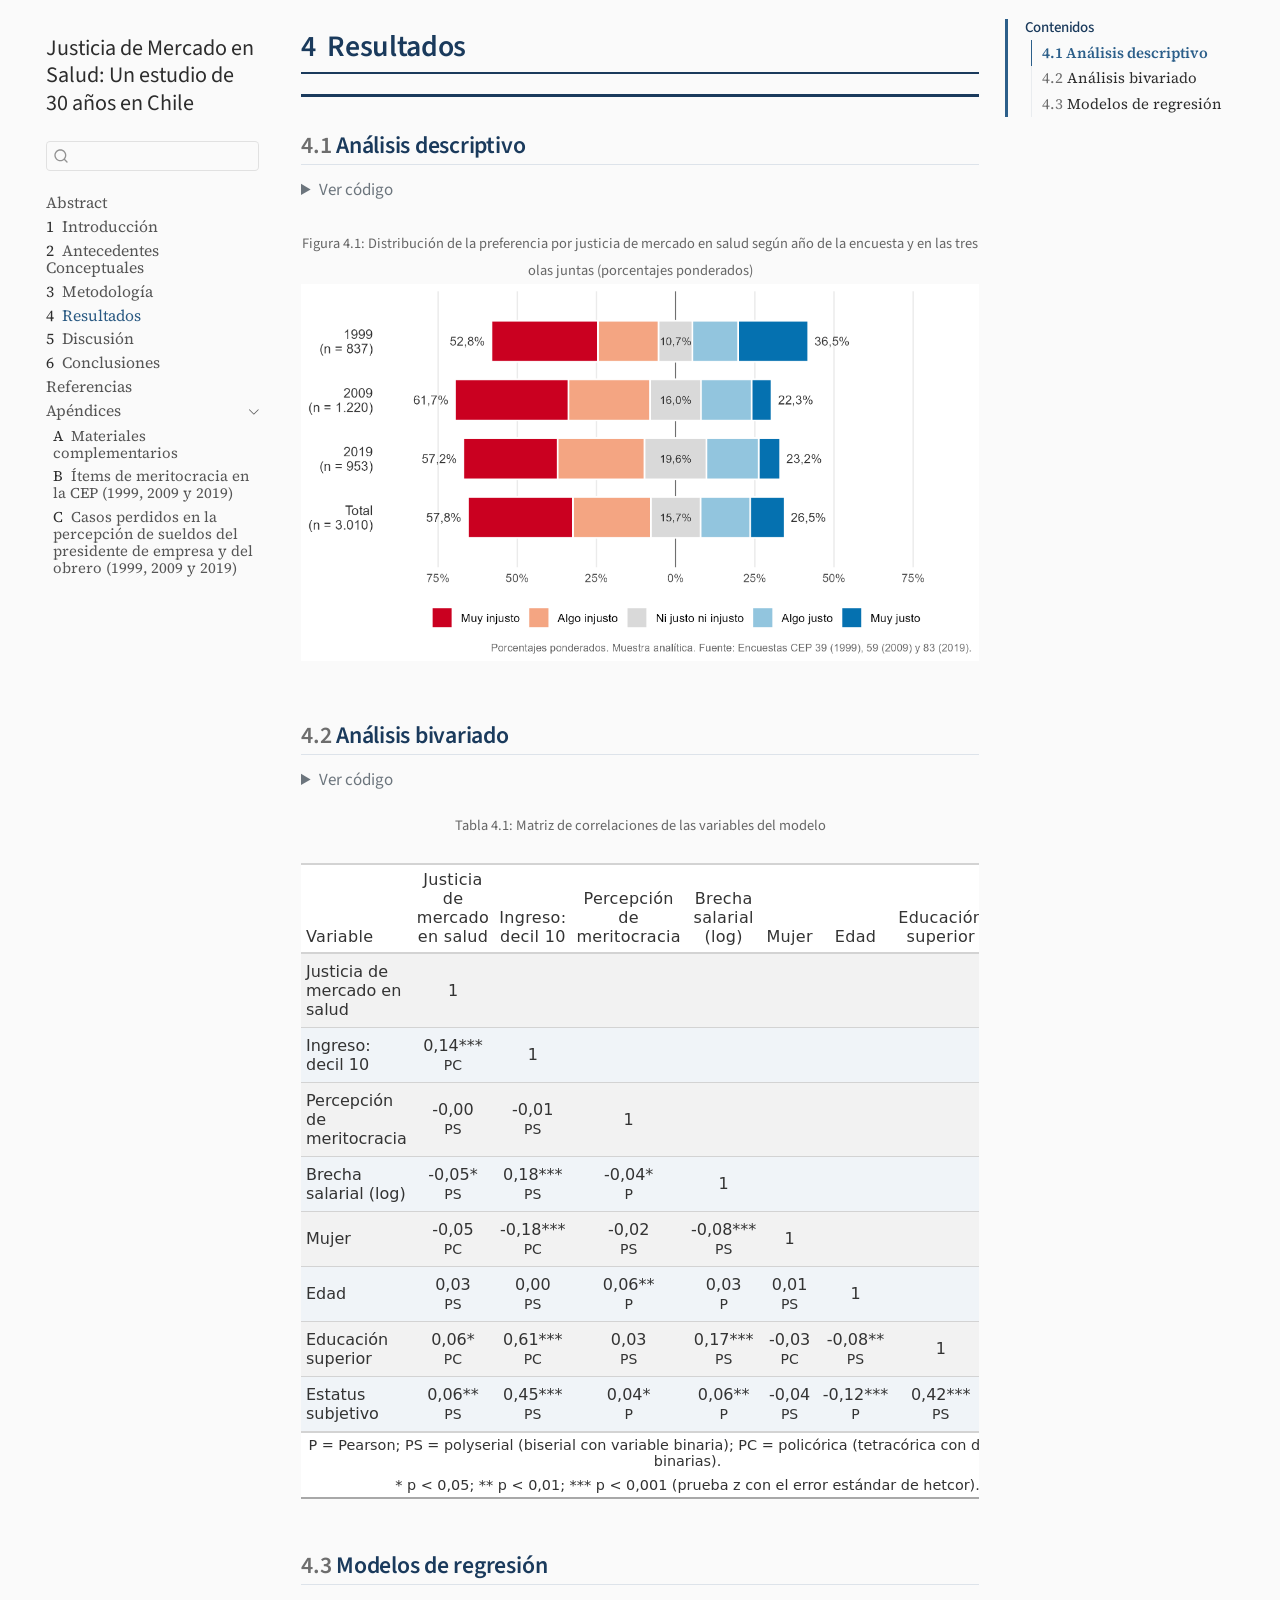
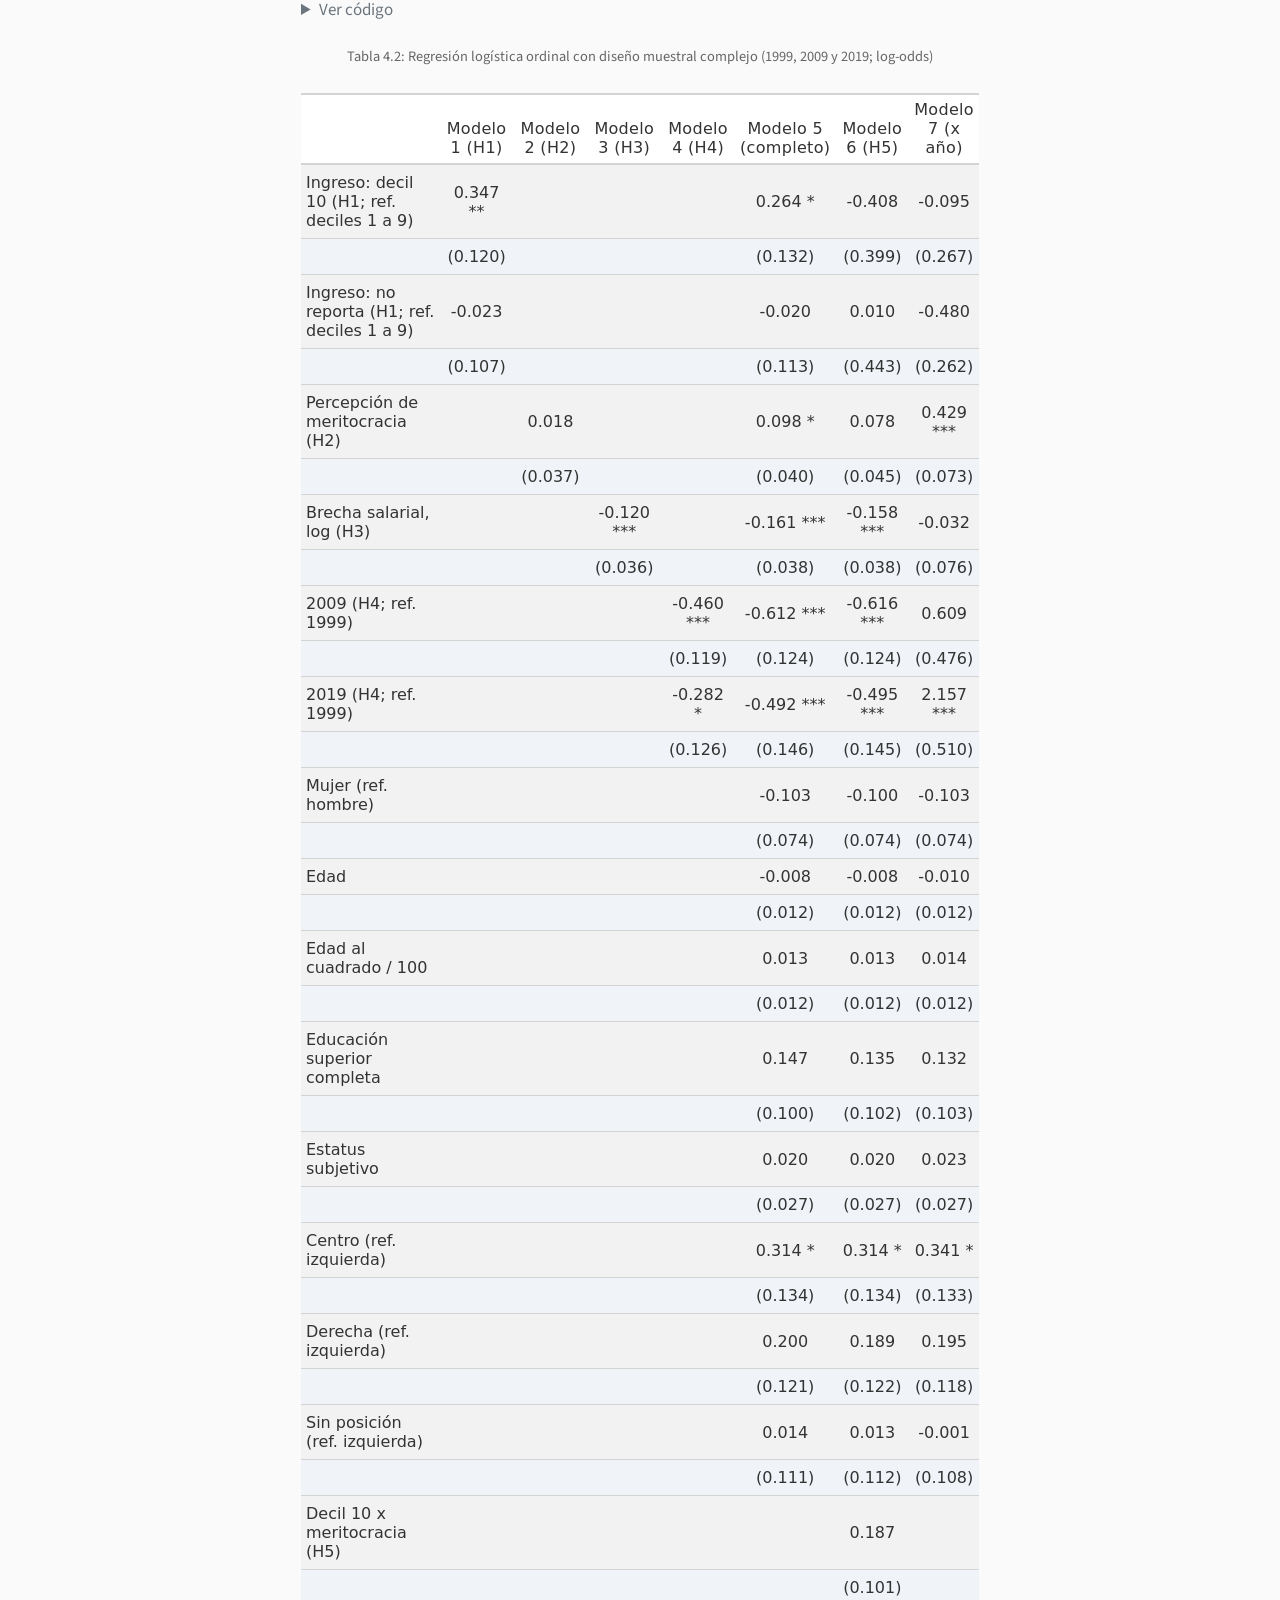
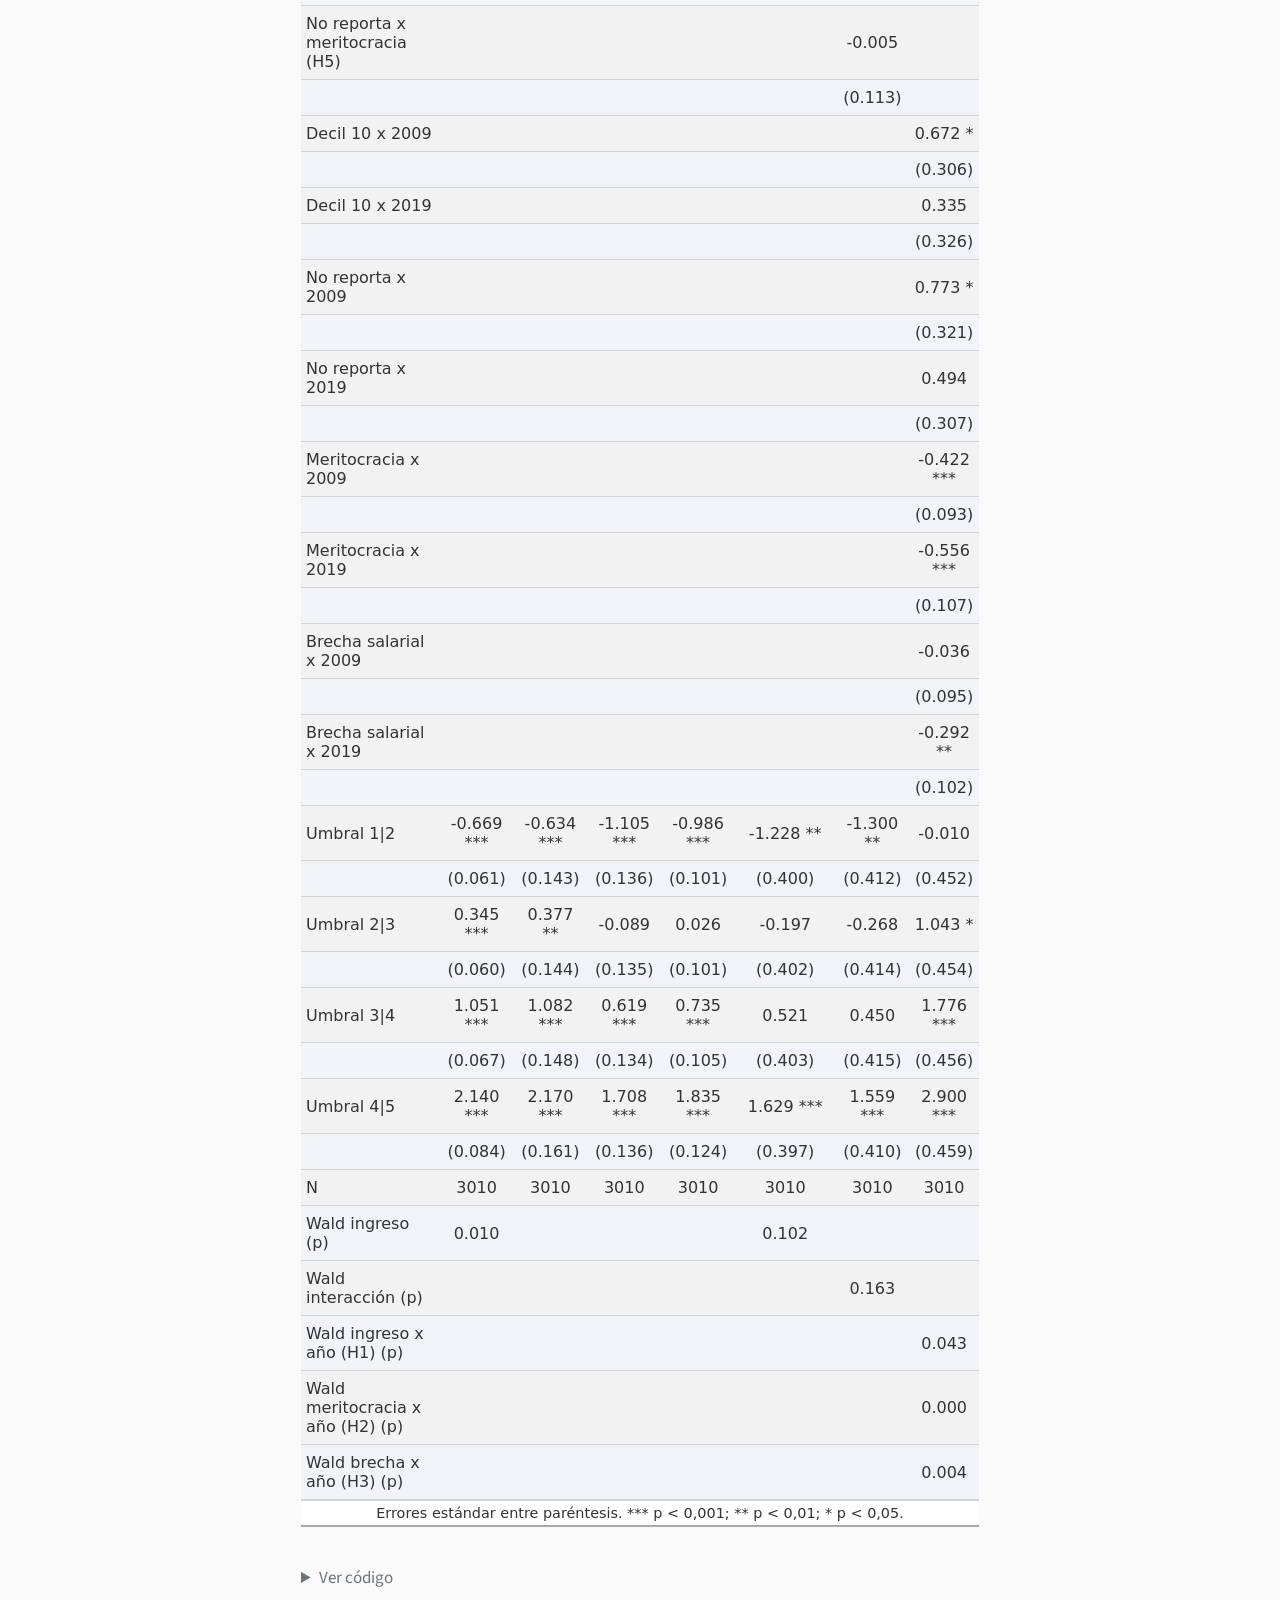
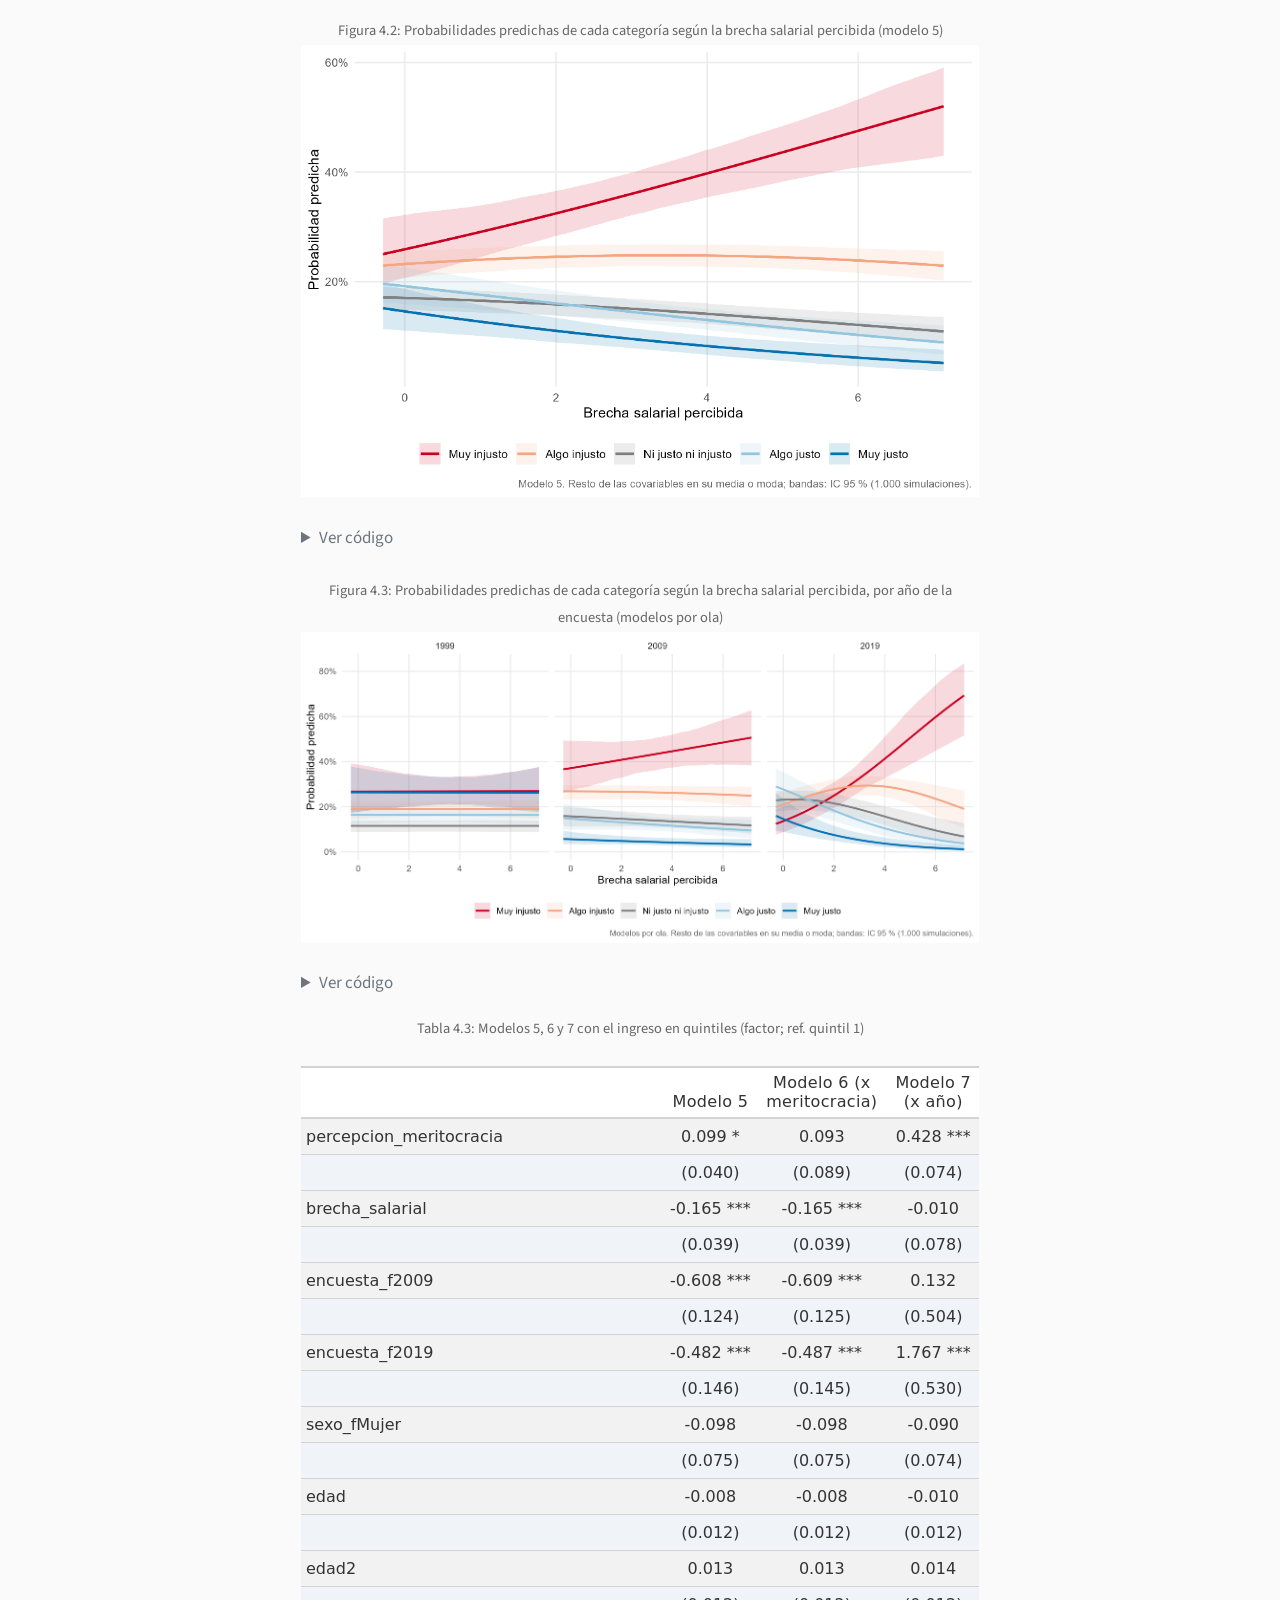
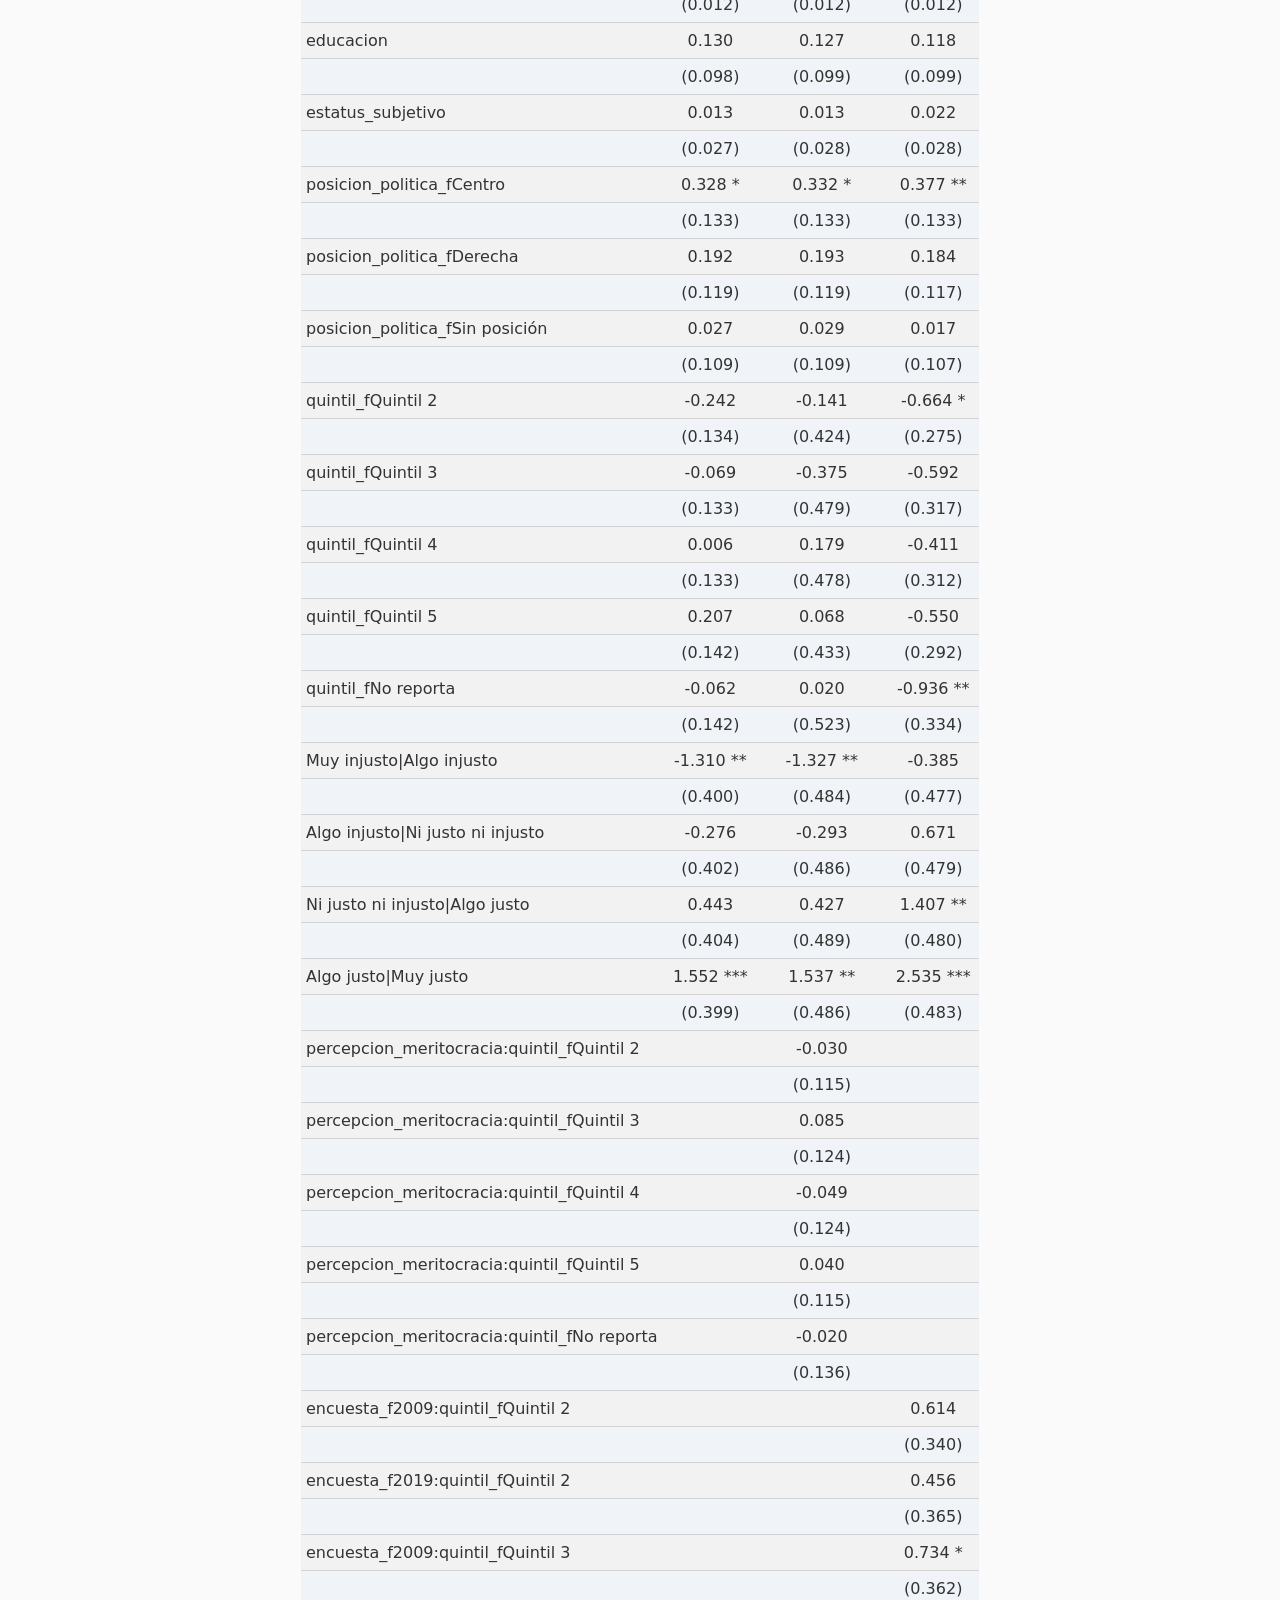
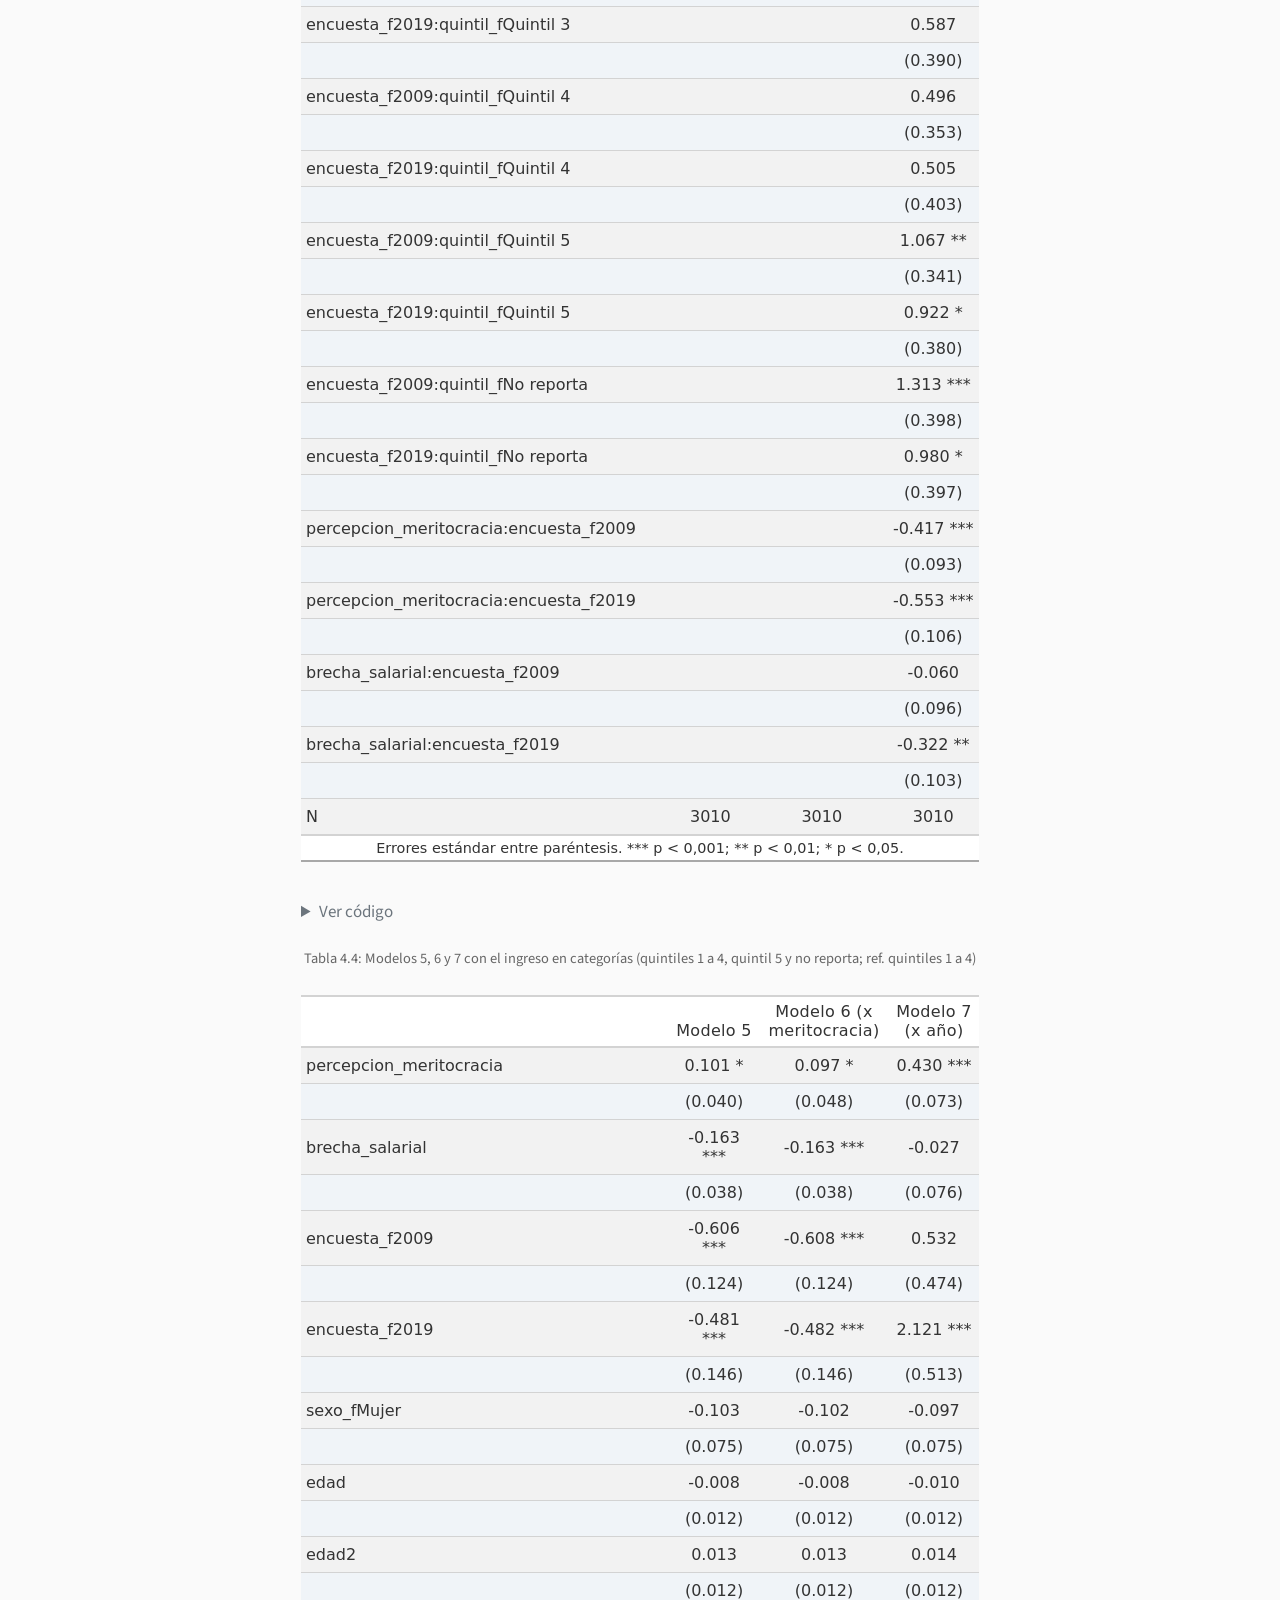
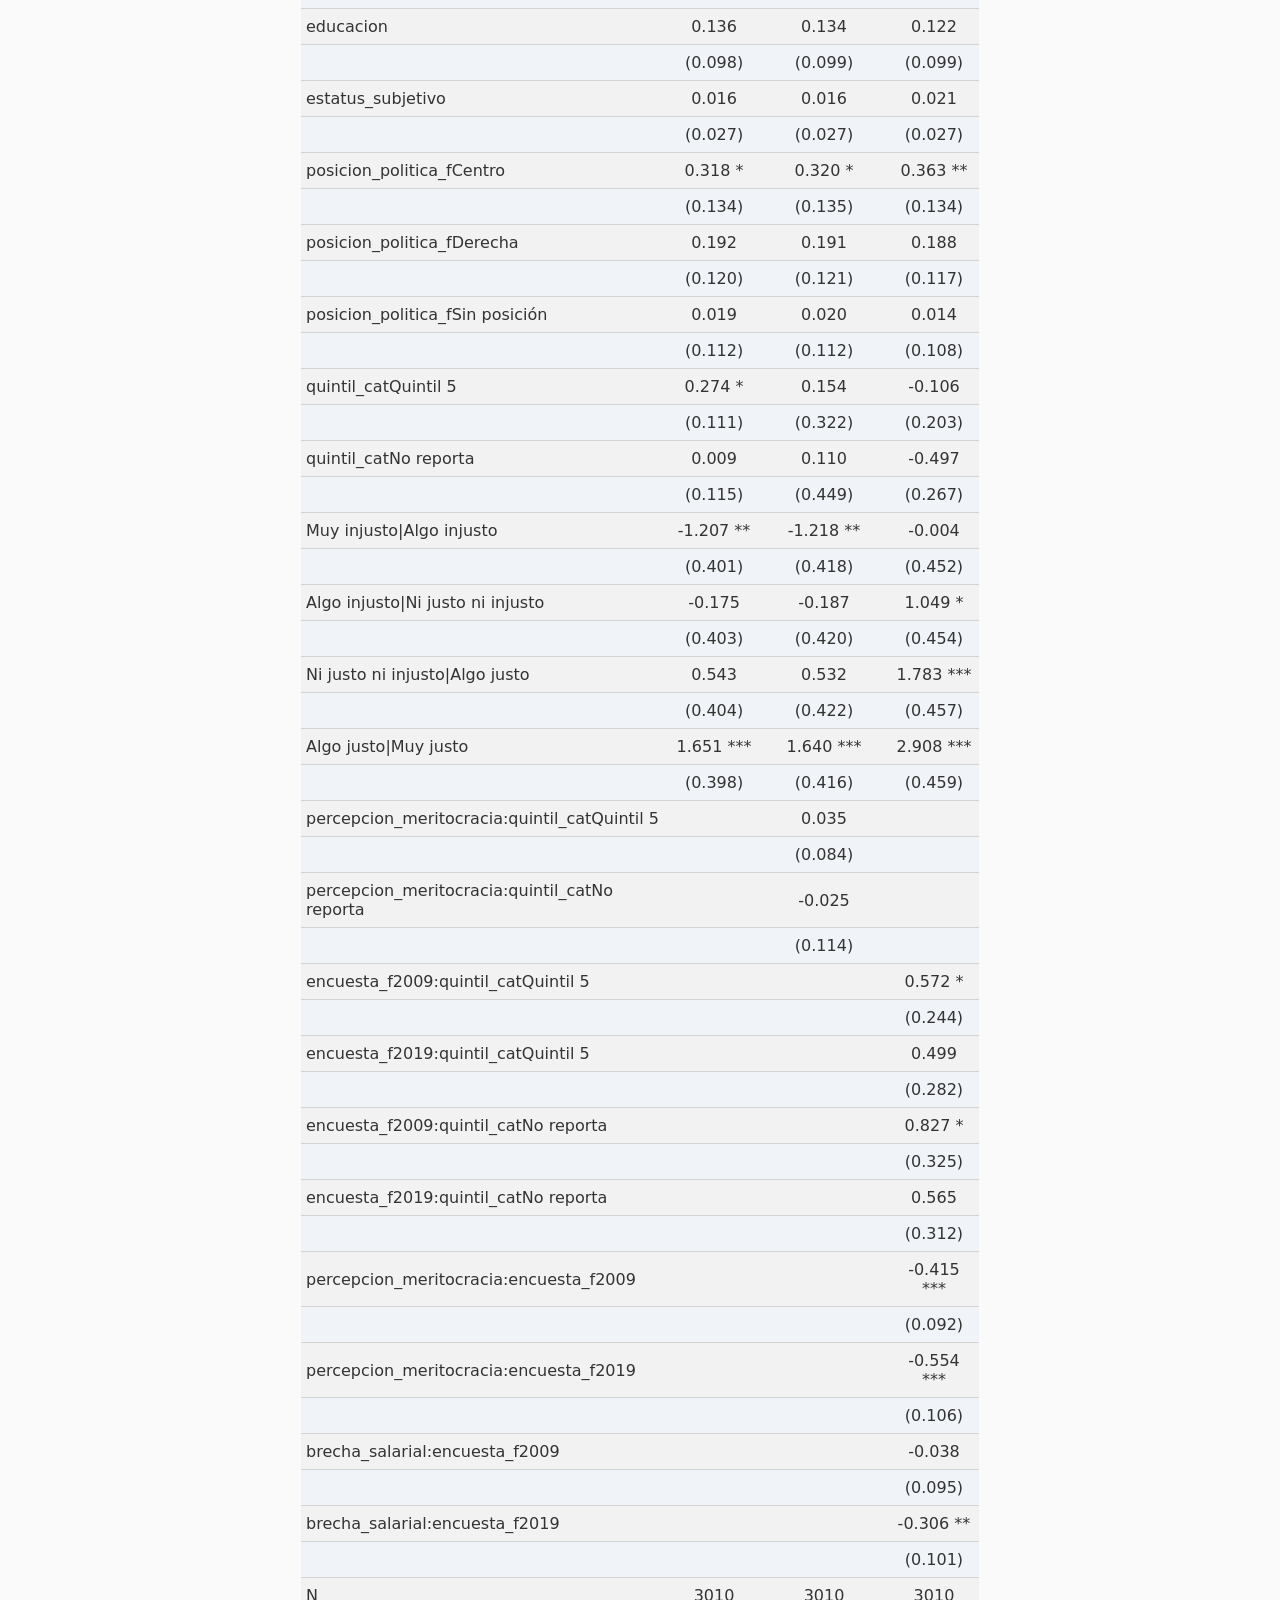
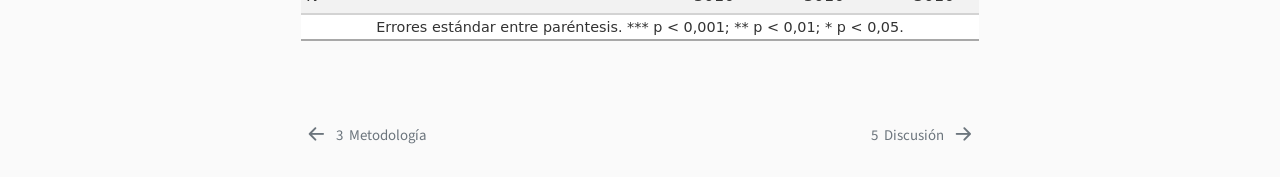
<file: docs/04-resultados.html>
<!DOCTYPE html>
<html xmlns="http://www.w3.org/1999/xhtml" lang="es" xml:lang="es"><head>

<meta charset="utf-8">
<meta name="generator" content="quarto-1.9.37">

<meta name="viewport" content="width=device-width, initial-scale=1.0, user-scalable=yes">


<title>4&nbsp; Resultados – Justicia de Mercado en Salud: Un estudio de 30 años en Chile</title>
<style>
/* Default styles provided by pandoc.
** See https://pandoc.org/MANUAL.html#variables-for-html for config info.
*/
code{white-space: pre-wrap;}
span.smallcaps{font-variant: small-caps;}
div.columns{display: flex; gap: min(4vw, 1.5em);}
div.column{flex: auto; overflow-x: auto;}
div.hanging-indent{margin-left: 1.5em; text-indent: -1.5em;}
ul.task-list{list-style: none;}
ul.task-list li input[type="checkbox"] {
  width: 0.8em;
  margin: 0 0.8em 0.2em -1em; /* quarto-specific, see https://github.com/quarto-dev/quarto-cli/issues/4556 */ 
  vertical-align: middle;
}
/* CSS for syntax highlighting */
html { -webkit-text-size-adjust: 100%; }
pre > code.sourceCode { white-space: pre; position: relative; }
pre > code.sourceCode > span { display: inline-block; line-height: 1.25; }
pre > code.sourceCode > span:empty { height: 1.2em; }
.sourceCode { overflow: visible; }
code.sourceCode > span { color: inherit; text-decoration: inherit; }
div.sourceCode { margin: 1em 0; }
pre.sourceCode { margin: 0; }
@media screen {
div.sourceCode { overflow: auto; }
}
@media print {
pre > code.sourceCode { white-space: pre-wrap; }
pre > code.sourceCode > span { text-indent: -5em; padding-left: 5em; }
}
pre.numberSource code
  { counter-reset: source-line 0; }
pre.numberSource code > span
  { position: relative; left: -4em; counter-increment: source-line; }
pre.numberSource code > span > a:first-child::before
  { content: counter(source-line);
    position: relative; left: -1em; text-align: right; vertical-align: baseline;
    border: none; display: inline-block;
    -webkit-touch-callout: none; -webkit-user-select: none;
    -khtml-user-select: none; -moz-user-select: none;
    -ms-user-select: none; user-select: none;
    padding: 0 4px; width: 4em;
  }
pre.numberSource { margin-left: 3em;  padding-left: 4px; }
div.sourceCode
  {   }
@media screen {
pre > code.sourceCode > span > a:first-child::before { text-decoration: underline; }
}
</style>


<script src="site_libs/quarto-nav/quarto-nav.js"></script>
<script src="site_libs/quarto-nav/headroom.min.js"></script>
<script src="site_libs/clipboard/clipboard.min.js"></script>
<script src="site_libs/quarto-search/autocomplete.umd.js"></script>
<script src="site_libs/quarto-search/fuse.min.js"></script>
<script src="site_libs/quarto-search/quarto-search.js"></script>
<meta name="quarto:offset" content="./">
<link href="./05-discusion.html" rel="next">
<link href="./03-metodologia.html" rel="prev">
<script src="site_libs/quarto-html/quarto.js" type="module"></script>
<script src="site_libs/quarto-html/tabsets/tabsets.js" type="module"></script>
<script src="site_libs/quarto-html/popper.min.js"></script>
<script src="site_libs/quarto-html/tippy.umd.min.js"></script>
<script src="site_libs/quarto-html/anchor.min.js"></script>
<link href="site_libs/quarto-html/tippy.css" rel="stylesheet">
<link href="site_libs/quarto-html/quarto-syntax-highlighting-a78d8428acffc242a42caa02e79d5e34.css" rel="stylesheet" id="quarto-text-highlighting-styles">
<script src="site_libs/bootstrap/bootstrap.min.js"></script>
<link href="site_libs/bootstrap/bootstrap-icons.css" rel="stylesheet">
<link href="site_libs/bootstrap/bootstrap-a0f9a8dbc37401bc732d244eb483ce3d.min.css" rel="stylesheet" append-hash="true" id="quarto-bootstrap" data-mode="light">
<script id="quarto-search-options" type="application/json">{
  "location": "sidebar",
  "copy-button": false,
  "collapse-after": 3,
  "panel-placement": "start",
  "type": "textbox",
  "limit": 50,
  "keyboard-shortcut": [
    "f",
    "/",
    "s"
  ],
  "show-item-context": false,
  "language": {
    "search-no-results-text": "No se han encontrado resultados",
    "search-matching-documents-text": "documentos encontrados",
    "search-copy-link-title": "Copiar el enlace en la búsqueda",
    "search-hide-matches-text": "Ocultar resultados adicionales",
    "search-more-match-text": "resultado adicional en este documento",
    "search-more-matches-text": "resultados adicionales en este documento",
    "search-clear-button-title": "Borrar",
    "search-text-placeholder": "",
    "search-detached-cancel-button-title": "Cancelar",
    "search-submit-button-title": "Enviar",
    "search-label": "Buscar"
  }
}</script>
<style>html{ scroll-behavior: smooth; }</style>


</head>

<body class="nav-sidebar floating quarto-light">

<div id="quarto-search-results"></div>
  <header id="quarto-header" class="headroom fixed-top">
  <nav class="quarto-secondary-nav">
    <div class="container-fluid d-flex">
      <button type="button" class="quarto-btn-toggle btn" data-bs-toggle="collapse" role="button" data-bs-target=".quarto-sidebar-collapse-item" aria-controls="quarto-sidebar" aria-expanded="false" aria-label="Alternar barra lateral" onclick="if (window.quartoToggleHeadroom) { window.quartoToggleHeadroom(); }">
        <i class="bi bi-layout-text-sidebar-reverse"></i>
      </button>
        <nav class="quarto-page-breadcrumbs" aria-label="breadcrumb"><ol class="breadcrumb"><li class="breadcrumb-item"><a href="./04-resultados.html"><span class="chapter-number">4</span>&nbsp; <span class="chapter-title">Resultados</span></a></li></ol></nav>
        <a class="flex-grow-1" role="navigation" data-bs-toggle="collapse" data-bs-target=".quarto-sidebar-collapse-item" aria-controls="quarto-sidebar" aria-expanded="false" aria-label="Alternar barra lateral" onclick="if (window.quartoToggleHeadroom) { window.quartoToggleHeadroom(); }">      
        </a>
      <button type="button" class="btn quarto-search-button" aria-label="Buscar" onclick="window.quartoOpenSearch();">
        <i class="bi bi-search"></i>
      </button>
    </div>
  </nav>
</header>
<!-- content -->
<div id="quarto-content" class="quarto-container page-columns page-rows-contents page-layout-article">
<!-- sidebar -->
  <nav id="quarto-sidebar" class="sidebar collapse collapse-horizontal quarto-sidebar-collapse-item sidebar-navigation floating overflow-auto">
    <div class="pt-lg-2 mt-2 text-left sidebar-header">
    <div class="sidebar-title mb-0 py-0">
      <a href="./">Justicia de Mercado en Salud: Un estudio de 30 años en Chile</a> 
    </div>
      </div>
        <div class="mt-2 flex-shrink-0 align-items-center">
        <div class="sidebar-search">
        <div id="quarto-search" class="" title="Buscar"></div>
        </div>
        </div>
    <div class="sidebar-menu-container"> 
    <ul class="list-unstyled mt-1">
        <li class="sidebar-item">
  <div class="sidebar-item-container"> 
  <a href="./index.html" class="sidebar-item-text sidebar-link">
 <span class="menu-text">Abstract</span></a>
  </div>
</li>
        <li class="sidebar-item">
  <div class="sidebar-item-container"> 
  <a href="./01-introduccion.html" class="sidebar-item-text sidebar-link">
 <span class="menu-text"><span class="chapter-number">1</span>&nbsp; <span class="chapter-title">Introducción</span></span></a>
  </div>
</li>
        <li class="sidebar-item">
  <div class="sidebar-item-container"> 
  <a href="./02-antecedentes.html" class="sidebar-item-text sidebar-link">
 <span class="menu-text"><span class="chapter-number">2</span>&nbsp; <span class="chapter-title">Antecedentes Conceptuales</span></span></a>
  </div>
</li>
        <li class="sidebar-item">
  <div class="sidebar-item-container"> 
  <a href="./03-metodologia.html" class="sidebar-item-text sidebar-link">
 <span class="menu-text"><span class="chapter-number">3</span>&nbsp; <span class="chapter-title">Metodología</span></span></a>
  </div>
</li>
        <li class="sidebar-item">
  <div class="sidebar-item-container"> 
  <a href="./04-resultados.html" class="sidebar-item-text sidebar-link active">
 <span class="menu-text"><span class="chapter-number">4</span>&nbsp; <span class="chapter-title">Resultados</span></span></a>
  </div>
</li>
        <li class="sidebar-item">
  <div class="sidebar-item-container"> 
  <a href="./05-discusion.html" class="sidebar-item-text sidebar-link">
 <span class="menu-text"><span class="chapter-number">5</span>&nbsp; <span class="chapter-title">Discusión</span></span></a>
  </div>
</li>
        <li class="sidebar-item">
  <div class="sidebar-item-container"> 
  <a href="./06-conclusiones.html" class="sidebar-item-text sidebar-link">
 <span class="menu-text"><span class="chapter-number">6</span>&nbsp; <span class="chapter-title">Conclusiones</span></span></a>
  </div>
</li>
        <li class="sidebar-item">
  <div class="sidebar-item-container"> 
  <a href="./referencias.html" class="sidebar-item-text sidebar-link">
 <span class="menu-text">Referencias</span></a>
  </div>
</li>
        <li class="sidebar-item sidebar-item-section">
      <div class="sidebar-item-container"> 
            <a class="sidebar-item-text sidebar-link text-start" data-bs-toggle="collapse" data-bs-target="#quarto-sidebar-section-1" role="navigation" aria-expanded="true">
 <span class="menu-text">Apéndices</span></a>
          <a class="sidebar-item-toggle text-start" data-bs-toggle="collapse" data-bs-target="#quarto-sidebar-section-1" role="navigation" aria-expanded="true" aria-label="Alternar sección">
            <i class="bi bi-chevron-right ms-2"></i>
          </a> 
      </div>
      <ul id="quarto-sidebar-section-1" class="collapse list-unstyled sidebar-section depth1 show">  
          <li class="sidebar-item">
  <div class="sidebar-item-container"> 
  <a href="./apendices/a-materiales.html" class="sidebar-item-text sidebar-link">
 <span class="menu-text"><span class="chapter-number">A</span>&nbsp; <span class="chapter-title">Materiales complementarios</span></span></a>
  </div>
</li>
          <li class="sidebar-item">
  <div class="sidebar-item-container"> 
  <a href="./apendices/insumo-items-meritocracia.html" class="sidebar-item-text sidebar-link">
 <span class="menu-text"><span class="chapter-number">B</span>&nbsp; <span class="chapter-title">Ítems de meritocracia en la CEP (1999, 2009 y 2019)</span></span></a>
  </div>
</li>
          <li class="sidebar-item">
  <div class="sidebar-item-container"> 
  <a href="./apendices/insumo-na-sueldos-gerente-obrero.html" class="sidebar-item-text sidebar-link">
 <span class="menu-text"><span class="chapter-number">C</span>&nbsp; <span class="chapter-title">Casos perdidos en la percepción de sueldos del presidente de empresa y del obrero (1999, 2009 y 2019)</span></span></a>
  </div>
</li>
      </ul>
  </li>
    </ul>
    </div>
</nav>
<div id="quarto-sidebar-glass" class="quarto-sidebar-collapse-item" data-bs-toggle="collapse" data-bs-target=".quarto-sidebar-collapse-item"></div>
<!-- margin-sidebar -->
    <div id="quarto-margin-sidebar" class="sidebar margin-sidebar">
        <nav id="TOC" role="doc-toc" class="toc-active">
    <h2 id="toc-title">Contenidos</h2>
   
  <ul>
  <li><a href="#sec-descriptivo" id="toc-sec-descriptivo" class="nav-link active" data-scroll-target="#sec-descriptivo"><span class="header-section-number">4.1</span> Análisis descriptivo</a></li>
  <li><a href="#sec-bivariado" id="toc-sec-bivariado" class="nav-link" data-scroll-target="#sec-bivariado"><span class="header-section-number">4.2</span> Análisis bivariado</a></li>
  <li><a href="#sec-modelos" id="toc-sec-modelos" class="nav-link" data-scroll-target="#sec-modelos"><span class="header-section-number">4.3</span> Modelos de regresión</a></li>
  </ul>
</nav>
    </div>
<!-- main -->
<main class="content" id="quarto-document-content">

<header id="title-block-header" class="quarto-title-block default">
<div class="quarto-title">
<h1 class="title"><span id="sec-resultados" class="quarto-section-identifier"><span class="chapter-number">4</span>&nbsp; <span class="chapter-title">Resultados</span></span></h1>
</div>



<div class="quarto-title-meta">

    
  
    
  </div>
  


</header>


<section id="sec-descriptivo" class="level2" data-number="4.1">
<h2 data-number="4.1" class="anchored" data-anchor-id="sec-descriptivo"><span class="header-section-number">4.1</span> Análisis descriptivo</h2>
<div class="cell">
<details class="code-fold">
<summary>Ver código</summary>
<div class="code-copy-outer-scaffold"><div class="sourceCode cell-code" id="cb1"><pre class="sourceCode r code-with-copy"><code class="sourceCode r"><span id="cb1-1"><a href="#cb1-1" aria-hidden="true" tabindex="-1"></a>knitr<span class="sc">::</span><span class="fu">include_graphics</span>(<span class="st">"output/figuras/02_justicia_likert.png"</span>)</span></code></pre></div><button title="Copiar al portapapeles" class="code-copy-button"><i class="bi"></i></button></div>
</details>
<div class="cell-output-display">
<div id="fig-justicia-likert" class="quarto-float quarto-figure quarto-figure-center anchored">
<figure class="quarto-float quarto-float-fig figure">
<figcaption class="quarto-float-caption-top quarto-float-caption quarto-float-fig" id="fig-justicia-likert-caption-0ceaefa1-69ba-4598-a22c-09a6ac19f8ca">
Figura&nbsp;4.1: Distribución de la preferencia por justicia de mercado en salud según año de la encuesta y en las tres olas juntas (porcentajes ponderados)
</figcaption>
<div aria-describedby="fig-justicia-likert-caption-0ceaefa1-69ba-4598-a22c-09a6ac19f8ca">
<img src="output/figuras/02_justicia_likert.png" class="img-fluid figure-img" width="1062">
</div>
</figure>
</div>
</div>
</div>
</section>
<section id="sec-bivariado" class="level2" data-number="4.2">
<h2 data-number="4.2" class="anchored" data-anchor-id="sec-bivariado"><span class="header-section-number">4.2</span> Análisis bivariado</h2>
<div class="cell">
<details class="code-fold">
<summary>Ver código</summary>
<div class="code-copy-outer-scaffold"><div class="sourceCode cell-code" id="cb2"><pre class="sourceCode r code-with-copy"><code class="sourceCode r"><span id="cb2-1"><a href="#cb2-1" aria-hidden="true" tabindex="-1"></a><span class="fu">sin_titulo</span>(tablas<span class="sc">$</span>correlaciones)</span></code></pre></div><button title="Copiar al portapapeles" class="code-copy-button"><i class="bi"></i></button></div>
</details>
<div id="tbl-correlaciones" class="cell quarto-float quarto-figure quarto-figure-center anchored">
<figure class="quarto-float quarto-float-tbl figure">
<figcaption class="quarto-float-caption-top quarto-float-caption quarto-float-tbl" id="tbl-correlaciones-caption-0ceaefa1-69ba-4598-a22c-09a6ac19f8ca">
Tabla&nbsp;4.1: Matriz de correlaciones de las variables del modelo
</figcaption>
<div aria-describedby="tbl-correlaciones-caption-0ceaefa1-69ba-4598-a22c-09a6ac19f8ca">
<div class="cell-output-display">
<div id="frzwqwletf" style="padding-left:0px;padding-right:0px;padding-top:10px;padding-bottom:10px;overflow-x:auto;overflow-y:auto;width:auto;height:auto;">
<style>#frzwqwletf table {
  font-family: system-ui, 'Segoe UI', Roboto, Helvetica, Arial, sans-serif, 'Apple Color Emoji', 'Segoe UI Emoji', 'Segoe UI Symbol', 'Noto Color Emoji';
  -webkit-font-smoothing: antialiased;
  -moz-osx-font-smoothing: grayscale;
}

#frzwqwletf thead, #frzwqwletf tbody, #frzwqwletf tfoot, #frzwqwletf tr, #frzwqwletf td, #frzwqwletf th {
  border-style: none;
}

#frzwqwletf p {
  margin: 0;
  padding: 0;
}

#frzwqwletf .gt_table {
  display: table;
  border-collapse: collapse;
  line-height: normal;
  margin-left: auto;
  margin-right: auto;
  color: #333333;
  font-size: 16px;
  font-weight: normal;
  font-style: normal;
  background-color: #FFFFFF;
  width: auto;
  border-top-style: solid;
  border-top-width: 2px;
  border-top-color: #A8A8A8;
  border-right-style: none;
  border-right-width: 2px;
  border-right-color: #D3D3D3;
  border-bottom-style: solid;
  border-bottom-width: 2px;
  border-bottom-color: #A8A8A8;
  border-left-style: none;
  border-left-width: 2px;
  border-left-color: #D3D3D3;
}

#frzwqwletf .gt_caption {
  padding-top: 4px;
  padding-bottom: 4px;
}

#frzwqwletf .gt_title {
  color: #333333;
  font-size: 125%;
  font-weight: initial;
  padding-top: 4px;
  padding-bottom: 4px;
  padding-left: 5px;
  padding-right: 5px;
  border-bottom-color: #FFFFFF;
  border-bottom-width: 0;
}

#frzwqwletf .gt_subtitle {
  color: #333333;
  font-size: 85%;
  font-weight: initial;
  padding-top: 3px;
  padding-bottom: 5px;
  padding-left: 5px;
  padding-right: 5px;
  border-top-color: #FFFFFF;
  border-top-width: 0;
}

#frzwqwletf .gt_heading {
  background-color: #FFFFFF;
  text-align: center;
  border-bottom-color: #FFFFFF;
  border-left-style: none;
  border-left-width: 1px;
  border-left-color: #D3D3D3;
  border-right-style: none;
  border-right-width: 1px;
  border-right-color: #D3D3D3;
}

#frzwqwletf .gt_bottom_border {
  border-bottom-style: solid;
  border-bottom-width: 2px;
  border-bottom-color: #D3D3D3;
}

#frzwqwletf .gt_col_headings {
  border-top-style: solid;
  border-top-width: 2px;
  border-top-color: #D3D3D3;
  border-bottom-style: solid;
  border-bottom-width: 2px;
  border-bottom-color: #D3D3D3;
  border-left-style: none;
  border-left-width: 1px;
  border-left-color: #D3D3D3;
  border-right-style: none;
  border-right-width: 1px;
  border-right-color: #D3D3D3;
}

#frzwqwletf .gt_col_heading {
  color: #333333;
  background-color: #FFFFFF;
  font-size: 100%;
  font-weight: normal;
  text-transform: inherit;
  border-left-style: none;
  border-left-width: 1px;
  border-left-color: #D3D3D3;
  border-right-style: none;
  border-right-width: 1px;
  border-right-color: #D3D3D3;
  vertical-align: bottom;
  padding-top: 5px;
  padding-bottom: 6px;
  padding-left: 5px;
  padding-right: 5px;
  overflow-x: hidden;
}

#frzwqwletf .gt_column_spanner_outer {
  color: #333333;
  background-color: #FFFFFF;
  font-size: 100%;
  font-weight: normal;
  text-transform: inherit;
  padding-top: 0;
  padding-bottom: 0;
  padding-left: 4px;
  padding-right: 4px;
}

#frzwqwletf .gt_column_spanner_outer:first-child {
  padding-left: 0;
}

#frzwqwletf .gt_column_spanner_outer:last-child {
  padding-right: 0;
}

#frzwqwletf .gt_column_spanner {
  border-bottom-style: solid;
  border-bottom-width: 2px;
  border-bottom-color: #D3D3D3;
  vertical-align: bottom;
  padding-top: 5px;
  padding-bottom: 5px;
  overflow-x: hidden;
  display: inline-block;
  width: 100%;
}

#frzwqwletf .gt_spanner_row {
  border-bottom-style: hidden;
}

#frzwqwletf .gt_group_heading {
  padding-top: 8px;
  padding-bottom: 8px;
  padding-left: 5px;
  padding-right: 5px;
  color: #333333;
  background-color: #FFFFFF;
  font-size: 100%;
  font-weight: initial;
  text-transform: inherit;
  border-top-style: solid;
  border-top-width: 2px;
  border-top-color: #D3D3D3;
  border-bottom-style: solid;
  border-bottom-width: 2px;
  border-bottom-color: #D3D3D3;
  border-left-style: none;
  border-left-width: 1px;
  border-left-color: #D3D3D3;
  border-right-style: none;
  border-right-width: 1px;
  border-right-color: #D3D3D3;
  vertical-align: middle;
  text-align: left;
}

#frzwqwletf .gt_empty_group_heading {
  padding: 0.5px;
  color: #333333;
  background-color: #FFFFFF;
  font-size: 100%;
  font-weight: initial;
  border-top-style: solid;
  border-top-width: 2px;
  border-top-color: #D3D3D3;
  border-bottom-style: solid;
  border-bottom-width: 2px;
  border-bottom-color: #D3D3D3;
  vertical-align: middle;
}

#frzwqwletf .gt_from_md > :first-child {
  margin-top: 0;
}

#frzwqwletf .gt_from_md > :last-child {
  margin-bottom: 0;
}

#frzwqwletf .gt_row {
  padding-top: 8px;
  padding-bottom: 8px;
  padding-left: 5px;
  padding-right: 5px;
  margin: 10px;
  border-top-style: solid;
  border-top-width: 1px;
  border-top-color: #D3D3D3;
  border-left-style: none;
  border-left-width: 1px;
  border-left-color: #D3D3D3;
  border-right-style: none;
  border-right-width: 1px;
  border-right-color: #D3D3D3;
  vertical-align: middle;
  overflow-x: hidden;
}

#frzwqwletf .gt_stub {
  color: #333333;
  background-color: #FFFFFF;
  font-size: 100%;
  font-weight: initial;
  text-transform: inherit;
  border-right-style: solid;
  border-right-width: 2px;
  border-right-color: #D3D3D3;
  padding-left: 5px;
  padding-right: 5px;
}

#frzwqwletf .gt_stub_row_group {
  color: #333333;
  background-color: #FFFFFF;
  font-size: 100%;
  font-weight: initial;
  text-transform: inherit;
  border-right-style: solid;
  border-right-width: 2px;
  border-right-color: #D3D3D3;
  padding-left: 5px;
  padding-right: 5px;
  vertical-align: top;
}

#frzwqwletf .gt_row_group_first td {
  border-top-width: 2px;
}

#frzwqwletf .gt_row_group_first th {
  border-top-width: 2px;
}

#frzwqwletf .gt_summary_row {
  color: #333333;
  background-color: #FFFFFF;
  text-transform: inherit;
  padding-top: 8px;
  padding-bottom: 8px;
  padding-left: 5px;
  padding-right: 5px;
}

#frzwqwletf .gt_first_summary_row {
  border-top-style: solid;
  border-top-color: #D3D3D3;
}

#frzwqwletf .gt_first_summary_row.thick {
  border-top-width: 2px;
}

#frzwqwletf .gt_last_summary_row {
  padding-top: 8px;
  padding-bottom: 8px;
  padding-left: 5px;
  padding-right: 5px;
  border-bottom-style: solid;
  border-bottom-width: 2px;
  border-bottom-color: #D3D3D3;
}

#frzwqwletf .gt_grand_summary_row {
  color: #333333;
  background-color: #FFFFFF;
  text-transform: inherit;
  padding-top: 8px;
  padding-bottom: 8px;
  padding-left: 5px;
  padding-right: 5px;
}

#frzwqwletf .gt_first_grand_summary_row {
  padding-top: 8px;
  padding-bottom: 8px;
  padding-left: 5px;
  padding-right: 5px;
  border-top-style: double;
  border-top-width: 6px;
  border-top-color: #D3D3D3;
}

#frzwqwletf .gt_last_grand_summary_row_top {
  padding-top: 8px;
  padding-bottom: 8px;
  padding-left: 5px;
  padding-right: 5px;
  border-bottom-style: double;
  border-bottom-width: 6px;
  border-bottom-color: #D3D3D3;
}

#frzwqwletf .gt_striped {
  background-color: rgba(128, 128, 128, 0.05);
}

#frzwqwletf .gt_table_body {
  border-top-style: solid;
  border-top-width: 2px;
  border-top-color: #D3D3D3;
  border-bottom-style: solid;
  border-bottom-width: 2px;
  border-bottom-color: #D3D3D3;
}

#frzwqwletf .gt_footnotes {
  color: #333333;
  background-color: #FFFFFF;
  border-bottom-style: none;
  border-bottom-width: 2px;
  border-bottom-color: #D3D3D3;
  border-left-style: none;
  border-left-width: 2px;
  border-left-color: #D3D3D3;
  border-right-style: none;
  border-right-width: 2px;
  border-right-color: #D3D3D3;
}

#frzwqwletf .gt_footnote {
  margin: 0px;
  font-size: 90%;
  padding-top: 4px;
  padding-bottom: 4px;
  padding-left: 5px;
  padding-right: 5px;
}

#frzwqwletf .gt_sourcenotes {
  color: #333333;
  background-color: #FFFFFF;
  border-bottom-style: none;
  border-bottom-width: 2px;
  border-bottom-color: #D3D3D3;
  border-left-style: none;
  border-left-width: 2px;
  border-left-color: #D3D3D3;
  border-right-style: none;
  border-right-width: 2px;
  border-right-color: #D3D3D3;
}

#frzwqwletf .gt_sourcenote {
  font-size: 90%;
  padding-top: 4px;
  padding-bottom: 4px;
  padding-left: 5px;
  padding-right: 5px;
}

#frzwqwletf .gt_left {
  text-align: left;
}

#frzwqwletf .gt_center {
  text-align: center;
}

#frzwqwletf .gt_right {
  text-align: right;
  font-variant-numeric: tabular-nums;
}

#frzwqwletf .gt_font_normal {
  font-weight: normal;
}

#frzwqwletf .gt_font_bold {
  font-weight: bold;
}

#frzwqwletf .gt_font_italic {
  font-style: italic;
}

#frzwqwletf .gt_super {
  font-size: 65%;
}

#frzwqwletf .gt_footnote_marks {
  font-size: 75%;
  vertical-align: 0.4em;
  position: initial;
}

#frzwqwletf .gt_asterisk {
  font-size: 100%;
  vertical-align: 0;
}

#frzwqwletf .gt_indent_1 {
  text-indent: 5px;
}

#frzwqwletf .gt_indent_2 {
  text-indent: 10px;
}

#frzwqwletf .gt_indent_3 {
  text-indent: 15px;
}

#frzwqwletf .gt_indent_4 {
  text-indent: 20px;
}

#frzwqwletf .gt_indent_5 {
  text-indent: 25px;
}

#frzwqwletf .katex-display {
  display: inline-flex !important;
  margin-bottom: 0.75em !important;
}

#frzwqwletf div.Reactable > div.rt-table > div.rt-thead > div.rt-tr.rt-tr-group-header > div.rt-th-group:after {
  height: 0px !important;
}
</style>

<table class="gt_table cell caption-top table table-sm table-striped small" data-quarto-bootstrap="false">
<colgroup>
<col style="width: 11%">
<col style="width: 11%">
<col style="width: 11%">
<col style="width: 11%">
<col style="width: 11%">
<col style="width: 11%">
<col style="width: 11%">
<col style="width: 11%">
<col style="width: 11%">
</colgroup>
<thead>
<tr class="gt_col_headings header">
<th id="Variable" class="gt_col_heading gt_columns_bottom_border gt_left" data-quarto-table-cell-role="th" scope="col">Variable</th>
<th id="Justicia-de-mercado-en-salud" class="gt_col_heading gt_columns_bottom_border gt_center" data-quarto-table-cell-role="th" scope="col">Justicia de mercado en salud</th>
<th id="Ingreso:-decil-10" class="gt_col_heading gt_columns_bottom_border gt_center" data-quarto-table-cell-role="th" scope="col">Ingreso: decil 10</th>
<th id="Percepción-de-meritocracia" class="gt_col_heading gt_columns_bottom_border gt_center" data-quarto-table-cell-role="th" scope="col">Percepción de meritocracia</th>
<th id="Brecha-salarial-(log)" class="gt_col_heading gt_columns_bottom_border gt_center" data-quarto-table-cell-role="th" scope="col">Brecha salarial (log)</th>
<th id="Mujer" class="gt_col_heading gt_columns_bottom_border gt_center" data-quarto-table-cell-role="th" scope="col">Mujer</th>
<th id="Edad" class="gt_col_heading gt_columns_bottom_border gt_center" data-quarto-table-cell-role="th" scope="col">Edad</th>
<th id="Educación-superior" class="gt_col_heading gt_columns_bottom_border gt_center" data-quarto-table-cell-role="th" scope="col">Educación superior</th>
<th id="Estatus-subjetivo" class="gt_col_heading gt_columns_bottom_border gt_center" data-quarto-table-cell-role="th" scope="col">Estatus subjetivo</th>
</tr>
</thead>
<tbody class="gt_table_body">
<tr class="odd">
<td class="gt_row gt_left" headers="Variable">Justicia de mercado en salud</td>
<td class="gt_row gt_center" headers="Justicia de mercado en salud">1</td>
<td class="gt_row gt_center" headers="Ingreso: decil 10"></td>
<td class="gt_row gt_center" headers="Percepción de meritocracia"></td>
<td class="gt_row gt_center" headers="Brecha salarial (log)"></td>
<td class="gt_row gt_center" headers="Mujer"></td>
<td class="gt_row gt_center" headers="Edad"></td>
<td class="gt_row gt_center" headers="Educación superior"></td>
<td class="gt_row gt_center" headers="Estatus subjetivo"></td>
</tr>
<tr class="even">
<td class="gt_row gt_left" headers="Variable">Ingreso: decil 10</td>
<td class="gt_row gt_center" headers="Justicia de mercado en salud">0,14***<br>
<span class="small">PC</span></td>
<td class="gt_row gt_center" headers="Ingreso: decil 10">1</td>
<td class="gt_row gt_center" headers="Percepción de meritocracia"></td>
<td class="gt_row gt_center" headers="Brecha salarial (log)"></td>
<td class="gt_row gt_center" headers="Mujer"></td>
<td class="gt_row gt_center" headers="Edad"></td>
<td class="gt_row gt_center" headers="Educación superior"></td>
<td class="gt_row gt_center" headers="Estatus subjetivo"></td>
</tr>
<tr class="odd">
<td class="gt_row gt_left" headers="Variable">Percepción de meritocracia</td>
<td class="gt_row gt_center" headers="Justicia de mercado en salud">-0,00<br>
<span class="small">PS</span></td>
<td class="gt_row gt_center" headers="Ingreso: decil 10">-0,01<br>
<span class="small">PS</span></td>
<td class="gt_row gt_center" headers="Percepción de meritocracia">1</td>
<td class="gt_row gt_center" headers="Brecha salarial (log)"></td>
<td class="gt_row gt_center" headers="Mujer"></td>
<td class="gt_row gt_center" headers="Edad"></td>
<td class="gt_row gt_center" headers="Educación superior"></td>
<td class="gt_row gt_center" headers="Estatus subjetivo"></td>
</tr>
<tr class="even">
<td class="gt_row gt_left" headers="Variable">Brecha salarial (log)</td>
<td class="gt_row gt_center" headers="Justicia de mercado en salud">-0,05*<br>
<span class="small">PS</span></td>
<td class="gt_row gt_center" headers="Ingreso: decil 10">0,18***<br>
<span class="small">PS</span></td>
<td class="gt_row gt_center" headers="Percepción de meritocracia">-0,04*<br>
<span class="small">P</span></td>
<td class="gt_row gt_center" headers="Brecha salarial (log)">1</td>
<td class="gt_row gt_center" headers="Mujer"></td>
<td class="gt_row gt_center" headers="Edad"></td>
<td class="gt_row gt_center" headers="Educación superior"></td>
<td class="gt_row gt_center" headers="Estatus subjetivo"></td>
</tr>
<tr class="odd">
<td class="gt_row gt_left" headers="Variable">Mujer</td>
<td class="gt_row gt_center" headers="Justicia de mercado en salud">-0,05<br>
<span class="small">PC</span></td>
<td class="gt_row gt_center" headers="Ingreso: decil 10">-0,18***<br>
<span class="small">PC</span></td>
<td class="gt_row gt_center" headers="Percepción de meritocracia">-0,02<br>
<span class="small">PS</span></td>
<td class="gt_row gt_center" headers="Brecha salarial (log)">-0,08***<br>
<span class="small">PS</span></td>
<td class="gt_row gt_center" headers="Mujer">1</td>
<td class="gt_row gt_center" headers="Edad"></td>
<td class="gt_row gt_center" headers="Educación superior"></td>
<td class="gt_row gt_center" headers="Estatus subjetivo"></td>
</tr>
<tr class="even">
<td class="gt_row gt_left" headers="Variable">Edad</td>
<td class="gt_row gt_center" headers="Justicia de mercado en salud">0,03<br>
<span class="small">PS</span></td>
<td class="gt_row gt_center" headers="Ingreso: decil 10">0,00<br>
<span class="small">PS</span></td>
<td class="gt_row gt_center" headers="Percepción de meritocracia">0,06**<br>
<span class="small">P</span></td>
<td class="gt_row gt_center" headers="Brecha salarial (log)">0,03<br>
<span class="small">P</span></td>
<td class="gt_row gt_center" headers="Mujer">0,01<br>
<span class="small">PS</span></td>
<td class="gt_row gt_center" headers="Edad">1</td>
<td class="gt_row gt_center" headers="Educación superior"></td>
<td class="gt_row gt_center" headers="Estatus subjetivo"></td>
</tr>
<tr class="odd">
<td class="gt_row gt_left" headers="Variable">Educación superior</td>
<td class="gt_row gt_center" headers="Justicia de mercado en salud">0,06*<br>
<span class="small">PC</span></td>
<td class="gt_row gt_center" headers="Ingreso: decil 10">0,61***<br>
<span class="small">PC</span></td>
<td class="gt_row gt_center" headers="Percepción de meritocracia">0,03<br>
<span class="small">PS</span></td>
<td class="gt_row gt_center" headers="Brecha salarial (log)">0,17***<br>
<span class="small">PS</span></td>
<td class="gt_row gt_center" headers="Mujer">-0,03<br>
<span class="small">PC</span></td>
<td class="gt_row gt_center" headers="Edad">-0,08**<br>
<span class="small">PS</span></td>
<td class="gt_row gt_center" headers="Educación superior">1</td>
<td class="gt_row gt_center" headers="Estatus subjetivo"></td>
</tr>
<tr class="even">
<td class="gt_row gt_left" headers="Variable">Estatus subjetivo</td>
<td class="gt_row gt_center" headers="Justicia de mercado en salud">0,06**<br>
<span class="small">PS</span></td>
<td class="gt_row gt_center" headers="Ingreso: decil 10">0,45***<br>
<span class="small">PS</span></td>
<td class="gt_row gt_center" headers="Percepción de meritocracia">0,04*<br>
<span class="small">P</span></td>
<td class="gt_row gt_center" headers="Brecha salarial (log)">0,06**<br>
<span class="small">P</span></td>
<td class="gt_row gt_center" headers="Mujer">-0,04<br>
<span class="small">PS</span></td>
<td class="gt_row gt_center" headers="Edad">-0,12***<br>
<span class="small">P</span></td>
<td class="gt_row gt_center" headers="Educación superior">0,42***<br>
<span class="small">PS</span></td>
<td class="gt_row gt_center" headers="Estatus subjetivo">1</td>
</tr>
</tbody><tfoot>
<tr class="gt_sourcenotes odd">
<td colspan="9" class="gt_sourcenote">P = Pearson; PS = polyserial (biserial con variable binaria); PC = policórica (tetracórica con dos variables binarias).</td>
</tr>
<tr class="gt_sourcenotes even">
<td colspan="9" class="gt_sourcenote">* p &lt; 0,05; ** p &lt; 0,01; *** p &lt; 0,001 (prueba z con el error estándar de hetcor).</td>
</tr>
</tfoot>

</table>

</div>
</div>
</div>
</figure>
</div>
</div>
</section>
<section id="sec-modelos" class="level2" data-number="4.3">
<h2 data-number="4.3" class="anchored" data-anchor-id="sec-modelos"><span class="header-section-number">4.3</span> Modelos de regresión</h2>
<div class="cell">
<details class="code-fold">
<summary>Ver código</summary>
<div class="code-copy-outer-scaffold"><div class="sourceCode cell-code" id="cb3"><pre class="sourceCode r code-with-copy"><code class="sourceCode r"><span id="cb3-1"><a href="#cb3-1" aria-hidden="true" tabindex="-1"></a><span class="fu">tabla_modelos</span>(</span>
<span id="cb3-2"><a href="#cb3-2" aria-hidden="true" tabindex="-1"></a>  <span class="at">modelos         =</span> <span class="fu">c</span>(tablas<span class="sc">$</span>modelos, <span class="fu">list</span>(<span class="at">m7 =</span> todo<span class="sc">$</span>modelo_interacciones<span class="sc">$</span>m5_m7[[<span class="dv">2</span>]])),</span>
<span id="cb3-3"><a href="#cb3-3" aria-hidden="true" tabindex="-1"></a>  <span class="at">nombres         =</span> todo<span class="sc">$</span>modelo_interacciones<span class="sc">$</span>nombres_coef,</span>
<span id="cb3-4"><a href="#cb3-4" aria-hidden="true" tabindex="-1"></a>  <span class="at">nombres_modelos =</span> <span class="fu">c</span>(tablas<span class="sc">$</span>nombres_modelos, <span class="st">"Modelo 7 (x año)"</span>)</span>
<span id="cb3-5"><a href="#cb3-5" aria-hidden="true" tabindex="-1"></a>)</span></code></pre></div><button title="Copiar al portapapeles" class="code-copy-button"><i class="bi"></i></button></div>
</details>
<div id="tbl-modelos" class="cell quarto-float quarto-figure quarto-figure-center anchored">
<figure class="quarto-float quarto-float-tbl figure">
<figcaption class="quarto-float-caption-top quarto-float-caption quarto-float-tbl" id="tbl-modelos-caption-0ceaefa1-69ba-4598-a22c-09a6ac19f8ca">
Tabla&nbsp;4.2: Regresión logística ordinal con diseño muestral complejo (1999, 2009 y 2019; log-odds)
</figcaption>
<div aria-describedby="tbl-modelos-caption-0ceaefa1-69ba-4598-a22c-09a6ac19f8ca">
<div class="cell-output-display">
<div id="gumwmagosy" style="padding-left:0px;padding-right:0px;padding-top:10px;padding-bottom:10px;overflow-x:auto;overflow-y:auto;width:auto;height:auto;">
<style>#gumwmagosy table {
  font-family: system-ui, 'Segoe UI', Roboto, Helvetica, Arial, sans-serif, 'Apple Color Emoji', 'Segoe UI Emoji', 'Segoe UI Symbol', 'Noto Color Emoji';
  -webkit-font-smoothing: antialiased;
  -moz-osx-font-smoothing: grayscale;
}

#gumwmagosy thead, #gumwmagosy tbody, #gumwmagosy tfoot, #gumwmagosy tr, #gumwmagosy td, #gumwmagosy th {
  border-style: none;
}

#gumwmagosy p {
  margin: 0;
  padding: 0;
}

#gumwmagosy .gt_table {
  display: table;
  border-collapse: collapse;
  line-height: normal;
  margin-left: auto;
  margin-right: auto;
  color: #333333;
  font-size: 16px;
  font-weight: normal;
  font-style: normal;
  background-color: #FFFFFF;
  width: auto;
  border-top-style: solid;
  border-top-width: 2px;
  border-top-color: #A8A8A8;
  border-right-style: none;
  border-right-width: 2px;
  border-right-color: #D3D3D3;
  border-bottom-style: solid;
  border-bottom-width: 2px;
  border-bottom-color: #A8A8A8;
  border-left-style: none;
  border-left-width: 2px;
  border-left-color: #D3D3D3;
}

#gumwmagosy .gt_caption {
  padding-top: 4px;
  padding-bottom: 4px;
}

#gumwmagosy .gt_title {
  color: #333333;
  font-size: 125%;
  font-weight: initial;
  padding-top: 4px;
  padding-bottom: 4px;
  padding-left: 5px;
  padding-right: 5px;
  border-bottom-color: #FFFFFF;
  border-bottom-width: 0;
}

#gumwmagosy .gt_subtitle {
  color: #333333;
  font-size: 85%;
  font-weight: initial;
  padding-top: 3px;
  padding-bottom: 5px;
  padding-left: 5px;
  padding-right: 5px;
  border-top-color: #FFFFFF;
  border-top-width: 0;
}

#gumwmagosy .gt_heading {
  background-color: #FFFFFF;
  text-align: center;
  border-bottom-color: #FFFFFF;
  border-left-style: none;
  border-left-width: 1px;
  border-left-color: #D3D3D3;
  border-right-style: none;
  border-right-width: 1px;
  border-right-color: #D3D3D3;
}

#gumwmagosy .gt_bottom_border {
  border-bottom-style: solid;
  border-bottom-width: 2px;
  border-bottom-color: #D3D3D3;
}

#gumwmagosy .gt_col_headings {
  border-top-style: solid;
  border-top-width: 2px;
  border-top-color: #D3D3D3;
  border-bottom-style: solid;
  border-bottom-width: 2px;
  border-bottom-color: #D3D3D3;
  border-left-style: none;
  border-left-width: 1px;
  border-left-color: #D3D3D3;
  border-right-style: none;
  border-right-width: 1px;
  border-right-color: #D3D3D3;
}

#gumwmagosy .gt_col_heading {
  color: #333333;
  background-color: #FFFFFF;
  font-size: 100%;
  font-weight: normal;
  text-transform: inherit;
  border-left-style: none;
  border-left-width: 1px;
  border-left-color: #D3D3D3;
  border-right-style: none;
  border-right-width: 1px;
  border-right-color: #D3D3D3;
  vertical-align: bottom;
  padding-top: 5px;
  padding-bottom: 6px;
  padding-left: 5px;
  padding-right: 5px;
  overflow-x: hidden;
}

#gumwmagosy .gt_column_spanner_outer {
  color: #333333;
  background-color: #FFFFFF;
  font-size: 100%;
  font-weight: normal;
  text-transform: inherit;
  padding-top: 0;
  padding-bottom: 0;
  padding-left: 4px;
  padding-right: 4px;
}

#gumwmagosy .gt_column_spanner_outer:first-child {
  padding-left: 0;
}

#gumwmagosy .gt_column_spanner_outer:last-child {
  padding-right: 0;
}

#gumwmagosy .gt_column_spanner {
  border-bottom-style: solid;
  border-bottom-width: 2px;
  border-bottom-color: #D3D3D3;
  vertical-align: bottom;
  padding-top: 5px;
  padding-bottom: 5px;
  overflow-x: hidden;
  display: inline-block;
  width: 100%;
}

#gumwmagosy .gt_spanner_row {
  border-bottom-style: hidden;
}

#gumwmagosy .gt_group_heading {
  padding-top: 8px;
  padding-bottom: 8px;
  padding-left: 5px;
  padding-right: 5px;
  color: #333333;
  background-color: #FFFFFF;
  font-size: 100%;
  font-weight: initial;
  text-transform: inherit;
  border-top-style: solid;
  border-top-width: 2px;
  border-top-color: #D3D3D3;
  border-bottom-style: solid;
  border-bottom-width: 2px;
  border-bottom-color: #D3D3D3;
  border-left-style: none;
  border-left-width: 1px;
  border-left-color: #D3D3D3;
  border-right-style: none;
  border-right-width: 1px;
  border-right-color: #D3D3D3;
  vertical-align: middle;
  text-align: left;
}

#gumwmagosy .gt_empty_group_heading {
  padding: 0.5px;
  color: #333333;
  background-color: #FFFFFF;
  font-size: 100%;
  font-weight: initial;
  border-top-style: solid;
  border-top-width: 2px;
  border-top-color: #D3D3D3;
  border-bottom-style: solid;
  border-bottom-width: 2px;
  border-bottom-color: #D3D3D3;
  vertical-align: middle;
}

#gumwmagosy .gt_from_md > :first-child {
  margin-top: 0;
}

#gumwmagosy .gt_from_md > :last-child {
  margin-bottom: 0;
}

#gumwmagosy .gt_row {
  padding-top: 8px;
  padding-bottom: 8px;
  padding-left: 5px;
  padding-right: 5px;
  margin: 10px;
  border-top-style: solid;
  border-top-width: 1px;
  border-top-color: #D3D3D3;
  border-left-style: none;
  border-left-width: 1px;
  border-left-color: #D3D3D3;
  border-right-style: none;
  border-right-width: 1px;
  border-right-color: #D3D3D3;
  vertical-align: middle;
  overflow-x: hidden;
}

#gumwmagosy .gt_stub {
  color: #333333;
  background-color: #FFFFFF;
  font-size: 100%;
  font-weight: initial;
  text-transform: inherit;
  border-right-style: solid;
  border-right-width: 2px;
  border-right-color: #D3D3D3;
  padding-left: 5px;
  padding-right: 5px;
}

#gumwmagosy .gt_stub_row_group {
  color: #333333;
  background-color: #FFFFFF;
  font-size: 100%;
  font-weight: initial;
  text-transform: inherit;
  border-right-style: solid;
  border-right-width: 2px;
  border-right-color: #D3D3D3;
  padding-left: 5px;
  padding-right: 5px;
  vertical-align: top;
}

#gumwmagosy .gt_row_group_first td {
  border-top-width: 2px;
}

#gumwmagosy .gt_row_group_first th {
  border-top-width: 2px;
}

#gumwmagosy .gt_summary_row {
  color: #333333;
  background-color: #FFFFFF;
  text-transform: inherit;
  padding-top: 8px;
  padding-bottom: 8px;
  padding-left: 5px;
  padding-right: 5px;
}

#gumwmagosy .gt_first_summary_row {
  border-top-style: solid;
  border-top-color: #D3D3D3;
}

#gumwmagosy .gt_first_summary_row.thick {
  border-top-width: 2px;
}

#gumwmagosy .gt_last_summary_row {
  padding-top: 8px;
  padding-bottom: 8px;
  padding-left: 5px;
  padding-right: 5px;
  border-bottom-style: solid;
  border-bottom-width: 2px;
  border-bottom-color: #D3D3D3;
}

#gumwmagosy .gt_grand_summary_row {
  color: #333333;
  background-color: #FFFFFF;
  text-transform: inherit;
  padding-top: 8px;
  padding-bottom: 8px;
  padding-left: 5px;
  padding-right: 5px;
}

#gumwmagosy .gt_first_grand_summary_row {
  padding-top: 8px;
  padding-bottom: 8px;
  padding-left: 5px;
  padding-right: 5px;
  border-top-style: double;
  border-top-width: 6px;
  border-top-color: #D3D3D3;
}

#gumwmagosy .gt_last_grand_summary_row_top {
  padding-top: 8px;
  padding-bottom: 8px;
  padding-left: 5px;
  padding-right: 5px;
  border-bottom-style: double;
  border-bottom-width: 6px;
  border-bottom-color: #D3D3D3;
}

#gumwmagosy .gt_striped {
  background-color: rgba(128, 128, 128, 0.05);
}

#gumwmagosy .gt_table_body {
  border-top-style: solid;
  border-top-width: 2px;
  border-top-color: #D3D3D3;
  border-bottom-style: solid;
  border-bottom-width: 2px;
  border-bottom-color: #D3D3D3;
}

#gumwmagosy .gt_footnotes {
  color: #333333;
  background-color: #FFFFFF;
  border-bottom-style: none;
  border-bottom-width: 2px;
  border-bottom-color: #D3D3D3;
  border-left-style: none;
  border-left-width: 2px;
  border-left-color: #D3D3D3;
  border-right-style: none;
  border-right-width: 2px;
  border-right-color: #D3D3D3;
}

#gumwmagosy .gt_footnote {
  margin: 0px;
  font-size: 90%;
  padding-top: 4px;
  padding-bottom: 4px;
  padding-left: 5px;
  padding-right: 5px;
}

#gumwmagosy .gt_sourcenotes {
  color: #333333;
  background-color: #FFFFFF;
  border-bottom-style: none;
  border-bottom-width: 2px;
  border-bottom-color: #D3D3D3;
  border-left-style: none;
  border-left-width: 2px;
  border-left-color: #D3D3D3;
  border-right-style: none;
  border-right-width: 2px;
  border-right-color: #D3D3D3;
}

#gumwmagosy .gt_sourcenote {
  font-size: 90%;
  padding-top: 4px;
  padding-bottom: 4px;
  padding-left: 5px;
  padding-right: 5px;
}

#gumwmagosy .gt_left {
  text-align: left;
}

#gumwmagosy .gt_center {
  text-align: center;
}

#gumwmagosy .gt_right {
  text-align: right;
  font-variant-numeric: tabular-nums;
}

#gumwmagosy .gt_font_normal {
  font-weight: normal;
}

#gumwmagosy .gt_font_bold {
  font-weight: bold;
}

#gumwmagosy .gt_font_italic {
  font-style: italic;
}

#gumwmagosy .gt_super {
  font-size: 65%;
}

#gumwmagosy .gt_footnote_marks {
  font-size: 75%;
  vertical-align: 0.4em;
  position: initial;
}

#gumwmagosy .gt_asterisk {
  font-size: 100%;
  vertical-align: 0;
}

#gumwmagosy .gt_indent_1 {
  text-indent: 5px;
}

#gumwmagosy .gt_indent_2 {
  text-indent: 10px;
}

#gumwmagosy .gt_indent_3 {
  text-indent: 15px;
}

#gumwmagosy .gt_indent_4 {
  text-indent: 20px;
}

#gumwmagosy .gt_indent_5 {
  text-indent: 25px;
}

#gumwmagosy .katex-display {
  display: inline-flex !important;
  margin-bottom: 0.75em !important;
}

#gumwmagosy div.Reactable > div.rt-table > div.rt-thead > div.rt-tr.rt-tr-group-header > div.rt-th-group:after {
  height: 0px !important;
}
</style>

<table class="gt_table cell caption-top table table-sm table-striped small" data-quarto-bootstrap="false">
<colgroup>
<col style="width: 28%">
<col style="width: 12%">
<col style="width: 12%">
<col style="width: 12%">
<col style="width: 12%">
<col style="width: 12%">
<col style="width: 12%">
<col style="width: 12%">
</colgroup>
<thead>
<tr class="gt_col_headings header">
<th id="Variable" class="gt_col_heading gt_columns_bottom_border gt_left" data-quarto-table-cell-role="th" scope="col"></th>
<th id="Modelo-1-(H1)" class="gt_col_heading gt_columns_bottom_border gt_center" data-quarto-table-cell-role="th" scope="col">Modelo 1 (H1)</th>
<th id="Modelo-2-(H2)" class="gt_col_heading gt_columns_bottom_border gt_center" data-quarto-table-cell-role="th" scope="col">Modelo 2 (H2)</th>
<th id="Modelo-3-(H3)" class="gt_col_heading gt_columns_bottom_border gt_center" data-quarto-table-cell-role="th" scope="col">Modelo 3 (H3)</th>
<th id="Modelo-4-(H4)" class="gt_col_heading gt_columns_bottom_border gt_center" data-quarto-table-cell-role="th" scope="col">Modelo 4 (H4)</th>
<th id="Modelo-5-(completo)" class="gt_col_heading gt_columns_bottom_border gt_center" data-quarto-table-cell-role="th" scope="col">Modelo 5 (completo)</th>
<th id="Modelo-6-(H5)" class="gt_col_heading gt_columns_bottom_border gt_center" data-quarto-table-cell-role="th" scope="col">Modelo 6 (H5)</th>
<th id="Modelo-7-(x-año)" class="gt_col_heading gt_columns_bottom_border gt_center" data-quarto-table-cell-role="th" scope="col">Modelo 7 (x año)</th>
</tr>
</thead>
<tbody class="gt_table_body">
<tr class="odd">
<td class="gt_row gt_left" headers="Variable">Ingreso: decil 10 (H1; ref. deciles 1 a 9)</td>
<td class="gt_row gt_center" headers="Modelo 1 (H1)">0.347 **</td>
<td class="gt_row gt_center" headers="Modelo 2 (H2)"></td>
<td class="gt_row gt_center" headers="Modelo 3 (H3)"></td>
<td class="gt_row gt_center" headers="Modelo 4 (H4)"></td>
<td class="gt_row gt_center" headers="Modelo 5 (completo)">0.264 *</td>
<td class="gt_row gt_center" headers="Modelo 6 (H5)">-0.408</td>
<td class="gt_row gt_center" headers="Modelo 7 (x año)">-0.095</td>
</tr>
<tr class="even">
<td class="gt_row gt_left" headers="Variable"></td>
<td class="gt_row gt_center" headers="Modelo 1 (H1)">(0.120)</td>
<td class="gt_row gt_center" headers="Modelo 2 (H2)"></td>
<td class="gt_row gt_center" headers="Modelo 3 (H3)"></td>
<td class="gt_row gt_center" headers="Modelo 4 (H4)"></td>
<td class="gt_row gt_center" headers="Modelo 5 (completo)">(0.132)</td>
<td class="gt_row gt_center" headers="Modelo 6 (H5)">(0.399)</td>
<td class="gt_row gt_center" headers="Modelo 7 (x año)">(0.267)</td>
</tr>
<tr class="odd">
<td class="gt_row gt_left" headers="Variable">Ingreso: no reporta (H1; ref. deciles 1 a 9)</td>
<td class="gt_row gt_center" headers="Modelo 1 (H1)">-0.023</td>
<td class="gt_row gt_center" headers="Modelo 2 (H2)"></td>
<td class="gt_row gt_center" headers="Modelo 3 (H3)"></td>
<td class="gt_row gt_center" headers="Modelo 4 (H4)"></td>
<td class="gt_row gt_center" headers="Modelo 5 (completo)">-0.020</td>
<td class="gt_row gt_center" headers="Modelo 6 (H5)">0.010</td>
<td class="gt_row gt_center" headers="Modelo 7 (x año)">-0.480</td>
</tr>
<tr class="even">
<td class="gt_row gt_left" headers="Variable"></td>
<td class="gt_row gt_center" headers="Modelo 1 (H1)">(0.107)</td>
<td class="gt_row gt_center" headers="Modelo 2 (H2)"></td>
<td class="gt_row gt_center" headers="Modelo 3 (H3)"></td>
<td class="gt_row gt_center" headers="Modelo 4 (H4)"></td>
<td class="gt_row gt_center" headers="Modelo 5 (completo)">(0.113)</td>
<td class="gt_row gt_center" headers="Modelo 6 (H5)">(0.443)</td>
<td class="gt_row gt_center" headers="Modelo 7 (x año)">(0.262)</td>
</tr>
<tr class="odd">
<td class="gt_row gt_left" headers="Variable">Percepción de meritocracia (H2)</td>
<td class="gt_row gt_center" headers="Modelo 1 (H1)"></td>
<td class="gt_row gt_center" headers="Modelo 2 (H2)">0.018</td>
<td class="gt_row gt_center" headers="Modelo 3 (H3)"></td>
<td class="gt_row gt_center" headers="Modelo 4 (H4)"></td>
<td class="gt_row gt_center" headers="Modelo 5 (completo)">0.098 *</td>
<td class="gt_row gt_center" headers="Modelo 6 (H5)">0.078</td>
<td class="gt_row gt_center" headers="Modelo 7 (x año)">0.429 ***</td>
</tr>
<tr class="even">
<td class="gt_row gt_left" headers="Variable"></td>
<td class="gt_row gt_center" headers="Modelo 1 (H1)"></td>
<td class="gt_row gt_center" headers="Modelo 2 (H2)">(0.037)</td>
<td class="gt_row gt_center" headers="Modelo 3 (H3)"></td>
<td class="gt_row gt_center" headers="Modelo 4 (H4)"></td>
<td class="gt_row gt_center" headers="Modelo 5 (completo)">(0.040)</td>
<td class="gt_row gt_center" headers="Modelo 6 (H5)">(0.045)</td>
<td class="gt_row gt_center" headers="Modelo 7 (x año)">(0.073)</td>
</tr>
<tr class="odd">
<td class="gt_row gt_left" headers="Variable">Brecha salarial, log (H3)</td>
<td class="gt_row gt_center" headers="Modelo 1 (H1)"></td>
<td class="gt_row gt_center" headers="Modelo 2 (H2)"></td>
<td class="gt_row gt_center" headers="Modelo 3 (H3)">-0.120 ***</td>
<td class="gt_row gt_center" headers="Modelo 4 (H4)"></td>
<td class="gt_row gt_center" headers="Modelo 5 (completo)">-0.161 ***</td>
<td class="gt_row gt_center" headers="Modelo 6 (H5)">-0.158 ***</td>
<td class="gt_row gt_center" headers="Modelo 7 (x año)">-0.032</td>
</tr>
<tr class="even">
<td class="gt_row gt_left" headers="Variable"></td>
<td class="gt_row gt_center" headers="Modelo 1 (H1)"></td>
<td class="gt_row gt_center" headers="Modelo 2 (H2)"></td>
<td class="gt_row gt_center" headers="Modelo 3 (H3)">(0.036)</td>
<td class="gt_row gt_center" headers="Modelo 4 (H4)"></td>
<td class="gt_row gt_center" headers="Modelo 5 (completo)">(0.038)</td>
<td class="gt_row gt_center" headers="Modelo 6 (H5)">(0.038)</td>
<td class="gt_row gt_center" headers="Modelo 7 (x año)">(0.076)</td>
</tr>
<tr class="odd">
<td class="gt_row gt_left" headers="Variable">2009 (H4; ref. 1999)</td>
<td class="gt_row gt_center" headers="Modelo 1 (H1)"></td>
<td class="gt_row gt_center" headers="Modelo 2 (H2)"></td>
<td class="gt_row gt_center" headers="Modelo 3 (H3)"></td>
<td class="gt_row gt_center" headers="Modelo 4 (H4)">-0.460 ***</td>
<td class="gt_row gt_center" headers="Modelo 5 (completo)">-0.612 ***</td>
<td class="gt_row gt_center" headers="Modelo 6 (H5)">-0.616 ***</td>
<td class="gt_row gt_center" headers="Modelo 7 (x año)">0.609</td>
</tr>
<tr class="even">
<td class="gt_row gt_left" headers="Variable"></td>
<td class="gt_row gt_center" headers="Modelo 1 (H1)"></td>
<td class="gt_row gt_center" headers="Modelo 2 (H2)"></td>
<td class="gt_row gt_center" headers="Modelo 3 (H3)"></td>
<td class="gt_row gt_center" headers="Modelo 4 (H4)">(0.119)</td>
<td class="gt_row gt_center" headers="Modelo 5 (completo)">(0.124)</td>
<td class="gt_row gt_center" headers="Modelo 6 (H5)">(0.124)</td>
<td class="gt_row gt_center" headers="Modelo 7 (x año)">(0.476)</td>
</tr>
<tr class="odd">
<td class="gt_row gt_left" headers="Variable">2019 (H4; ref. 1999)</td>
<td class="gt_row gt_center" headers="Modelo 1 (H1)"></td>
<td class="gt_row gt_center" headers="Modelo 2 (H2)"></td>
<td class="gt_row gt_center" headers="Modelo 3 (H3)"></td>
<td class="gt_row gt_center" headers="Modelo 4 (H4)">-0.282 *</td>
<td class="gt_row gt_center" headers="Modelo 5 (completo)">-0.492 ***</td>
<td class="gt_row gt_center" headers="Modelo 6 (H5)">-0.495 ***</td>
<td class="gt_row gt_center" headers="Modelo 7 (x año)">2.157 ***</td>
</tr>
<tr class="even">
<td class="gt_row gt_left" headers="Variable"></td>
<td class="gt_row gt_center" headers="Modelo 1 (H1)"></td>
<td class="gt_row gt_center" headers="Modelo 2 (H2)"></td>
<td class="gt_row gt_center" headers="Modelo 3 (H3)"></td>
<td class="gt_row gt_center" headers="Modelo 4 (H4)">(0.126)</td>
<td class="gt_row gt_center" headers="Modelo 5 (completo)">(0.146)</td>
<td class="gt_row gt_center" headers="Modelo 6 (H5)">(0.145)</td>
<td class="gt_row gt_center" headers="Modelo 7 (x año)">(0.510)</td>
</tr>
<tr class="odd">
<td class="gt_row gt_left" headers="Variable">Mujer (ref. hombre)</td>
<td class="gt_row gt_center" headers="Modelo 1 (H1)"></td>
<td class="gt_row gt_center" headers="Modelo 2 (H2)"></td>
<td class="gt_row gt_center" headers="Modelo 3 (H3)"></td>
<td class="gt_row gt_center" headers="Modelo 4 (H4)"></td>
<td class="gt_row gt_center" headers="Modelo 5 (completo)">-0.103</td>
<td class="gt_row gt_center" headers="Modelo 6 (H5)">-0.100</td>
<td class="gt_row gt_center" headers="Modelo 7 (x año)">-0.103</td>
</tr>
<tr class="even">
<td class="gt_row gt_left" headers="Variable"></td>
<td class="gt_row gt_center" headers="Modelo 1 (H1)"></td>
<td class="gt_row gt_center" headers="Modelo 2 (H2)"></td>
<td class="gt_row gt_center" headers="Modelo 3 (H3)"></td>
<td class="gt_row gt_center" headers="Modelo 4 (H4)"></td>
<td class="gt_row gt_center" headers="Modelo 5 (completo)">(0.074)</td>
<td class="gt_row gt_center" headers="Modelo 6 (H5)">(0.074)</td>
<td class="gt_row gt_center" headers="Modelo 7 (x año)">(0.074)</td>
</tr>
<tr class="odd">
<td class="gt_row gt_left" headers="Variable">Edad</td>
<td class="gt_row gt_center" headers="Modelo 1 (H1)"></td>
<td class="gt_row gt_center" headers="Modelo 2 (H2)"></td>
<td class="gt_row gt_center" headers="Modelo 3 (H3)"></td>
<td class="gt_row gt_center" headers="Modelo 4 (H4)"></td>
<td class="gt_row gt_center" headers="Modelo 5 (completo)">-0.008</td>
<td class="gt_row gt_center" headers="Modelo 6 (H5)">-0.008</td>
<td class="gt_row gt_center" headers="Modelo 7 (x año)">-0.010</td>
</tr>
<tr class="even">
<td class="gt_row gt_left" headers="Variable"></td>
<td class="gt_row gt_center" headers="Modelo 1 (H1)"></td>
<td class="gt_row gt_center" headers="Modelo 2 (H2)"></td>
<td class="gt_row gt_center" headers="Modelo 3 (H3)"></td>
<td class="gt_row gt_center" headers="Modelo 4 (H4)"></td>
<td class="gt_row gt_center" headers="Modelo 5 (completo)">(0.012)</td>
<td class="gt_row gt_center" headers="Modelo 6 (H5)">(0.012)</td>
<td class="gt_row gt_center" headers="Modelo 7 (x año)">(0.012)</td>
</tr>
<tr class="odd">
<td class="gt_row gt_left" headers="Variable">Edad al cuadrado / 100</td>
<td class="gt_row gt_center" headers="Modelo 1 (H1)"></td>
<td class="gt_row gt_center" headers="Modelo 2 (H2)"></td>
<td class="gt_row gt_center" headers="Modelo 3 (H3)"></td>
<td class="gt_row gt_center" headers="Modelo 4 (H4)"></td>
<td class="gt_row gt_center" headers="Modelo 5 (completo)">0.013</td>
<td class="gt_row gt_center" headers="Modelo 6 (H5)">0.013</td>
<td class="gt_row gt_center" headers="Modelo 7 (x año)">0.014</td>
</tr>
<tr class="even">
<td class="gt_row gt_left" headers="Variable"></td>
<td class="gt_row gt_center" headers="Modelo 1 (H1)"></td>
<td class="gt_row gt_center" headers="Modelo 2 (H2)"></td>
<td class="gt_row gt_center" headers="Modelo 3 (H3)"></td>
<td class="gt_row gt_center" headers="Modelo 4 (H4)"></td>
<td class="gt_row gt_center" headers="Modelo 5 (completo)">(0.012)</td>
<td class="gt_row gt_center" headers="Modelo 6 (H5)">(0.012)</td>
<td class="gt_row gt_center" headers="Modelo 7 (x año)">(0.012)</td>
</tr>
<tr class="odd">
<td class="gt_row gt_left" headers="Variable">Educación superior completa</td>
<td class="gt_row gt_center" headers="Modelo 1 (H1)"></td>
<td class="gt_row gt_center" headers="Modelo 2 (H2)"></td>
<td class="gt_row gt_center" headers="Modelo 3 (H3)"></td>
<td class="gt_row gt_center" headers="Modelo 4 (H4)"></td>
<td class="gt_row gt_center" headers="Modelo 5 (completo)">0.147</td>
<td class="gt_row gt_center" headers="Modelo 6 (H5)">0.135</td>
<td class="gt_row gt_center" headers="Modelo 7 (x año)">0.132</td>
</tr>
<tr class="even">
<td class="gt_row gt_left" headers="Variable"></td>
<td class="gt_row gt_center" headers="Modelo 1 (H1)"></td>
<td class="gt_row gt_center" headers="Modelo 2 (H2)"></td>
<td class="gt_row gt_center" headers="Modelo 3 (H3)"></td>
<td class="gt_row gt_center" headers="Modelo 4 (H4)"></td>
<td class="gt_row gt_center" headers="Modelo 5 (completo)">(0.100)</td>
<td class="gt_row gt_center" headers="Modelo 6 (H5)">(0.102)</td>
<td class="gt_row gt_center" headers="Modelo 7 (x año)">(0.103)</td>
</tr>
<tr class="odd">
<td class="gt_row gt_left" headers="Variable">Estatus subjetivo</td>
<td class="gt_row gt_center" headers="Modelo 1 (H1)"></td>
<td class="gt_row gt_center" headers="Modelo 2 (H2)"></td>
<td class="gt_row gt_center" headers="Modelo 3 (H3)"></td>
<td class="gt_row gt_center" headers="Modelo 4 (H4)"></td>
<td class="gt_row gt_center" headers="Modelo 5 (completo)">0.020</td>
<td class="gt_row gt_center" headers="Modelo 6 (H5)">0.020</td>
<td class="gt_row gt_center" headers="Modelo 7 (x año)">0.023</td>
</tr>
<tr class="even">
<td class="gt_row gt_left" headers="Variable"></td>
<td class="gt_row gt_center" headers="Modelo 1 (H1)"></td>
<td class="gt_row gt_center" headers="Modelo 2 (H2)"></td>
<td class="gt_row gt_center" headers="Modelo 3 (H3)"></td>
<td class="gt_row gt_center" headers="Modelo 4 (H4)"></td>
<td class="gt_row gt_center" headers="Modelo 5 (completo)">(0.027)</td>
<td class="gt_row gt_center" headers="Modelo 6 (H5)">(0.027)</td>
<td class="gt_row gt_center" headers="Modelo 7 (x año)">(0.027)</td>
</tr>
<tr class="odd">
<td class="gt_row gt_left" headers="Variable">Centro (ref. izquierda)</td>
<td class="gt_row gt_center" headers="Modelo 1 (H1)"></td>
<td class="gt_row gt_center" headers="Modelo 2 (H2)"></td>
<td class="gt_row gt_center" headers="Modelo 3 (H3)"></td>
<td class="gt_row gt_center" headers="Modelo 4 (H4)"></td>
<td class="gt_row gt_center" headers="Modelo 5 (completo)">0.314 *</td>
<td class="gt_row gt_center" headers="Modelo 6 (H5)">0.314 *</td>
<td class="gt_row gt_center" headers="Modelo 7 (x año)">0.341 *</td>
</tr>
<tr class="even">
<td class="gt_row gt_left" headers="Variable"></td>
<td class="gt_row gt_center" headers="Modelo 1 (H1)"></td>
<td class="gt_row gt_center" headers="Modelo 2 (H2)"></td>
<td class="gt_row gt_center" headers="Modelo 3 (H3)"></td>
<td class="gt_row gt_center" headers="Modelo 4 (H4)"></td>
<td class="gt_row gt_center" headers="Modelo 5 (completo)">(0.134)</td>
<td class="gt_row gt_center" headers="Modelo 6 (H5)">(0.134)</td>
<td class="gt_row gt_center" headers="Modelo 7 (x año)">(0.133)</td>
</tr>
<tr class="odd">
<td class="gt_row gt_left" headers="Variable">Derecha (ref. izquierda)</td>
<td class="gt_row gt_center" headers="Modelo 1 (H1)"></td>
<td class="gt_row gt_center" headers="Modelo 2 (H2)"></td>
<td class="gt_row gt_center" headers="Modelo 3 (H3)"></td>
<td class="gt_row gt_center" headers="Modelo 4 (H4)"></td>
<td class="gt_row gt_center" headers="Modelo 5 (completo)">0.200</td>
<td class="gt_row gt_center" headers="Modelo 6 (H5)">0.189</td>
<td class="gt_row gt_center" headers="Modelo 7 (x año)">0.195</td>
</tr>
<tr class="even">
<td class="gt_row gt_left" headers="Variable"></td>
<td class="gt_row gt_center" headers="Modelo 1 (H1)"></td>
<td class="gt_row gt_center" headers="Modelo 2 (H2)"></td>
<td class="gt_row gt_center" headers="Modelo 3 (H3)"></td>
<td class="gt_row gt_center" headers="Modelo 4 (H4)"></td>
<td class="gt_row gt_center" headers="Modelo 5 (completo)">(0.121)</td>
<td class="gt_row gt_center" headers="Modelo 6 (H5)">(0.122)</td>
<td class="gt_row gt_center" headers="Modelo 7 (x año)">(0.118)</td>
</tr>
<tr class="odd">
<td class="gt_row gt_left" headers="Variable">Sin posición (ref. izquierda)</td>
<td class="gt_row gt_center" headers="Modelo 1 (H1)"></td>
<td class="gt_row gt_center" headers="Modelo 2 (H2)"></td>
<td class="gt_row gt_center" headers="Modelo 3 (H3)"></td>
<td class="gt_row gt_center" headers="Modelo 4 (H4)"></td>
<td class="gt_row gt_center" headers="Modelo 5 (completo)">0.014</td>
<td class="gt_row gt_center" headers="Modelo 6 (H5)">0.013</td>
<td class="gt_row gt_center" headers="Modelo 7 (x año)">-0.001</td>
</tr>
<tr class="even">
<td class="gt_row gt_left" headers="Variable"></td>
<td class="gt_row gt_center" headers="Modelo 1 (H1)"></td>
<td class="gt_row gt_center" headers="Modelo 2 (H2)"></td>
<td class="gt_row gt_center" headers="Modelo 3 (H3)"></td>
<td class="gt_row gt_center" headers="Modelo 4 (H4)"></td>
<td class="gt_row gt_center" headers="Modelo 5 (completo)">(0.111)</td>
<td class="gt_row gt_center" headers="Modelo 6 (H5)">(0.112)</td>
<td class="gt_row gt_center" headers="Modelo 7 (x año)">(0.108)</td>
</tr>
<tr class="odd">
<td class="gt_row gt_left" headers="Variable">Decil 10 x meritocracia (H5)</td>
<td class="gt_row gt_center" headers="Modelo 1 (H1)"></td>
<td class="gt_row gt_center" headers="Modelo 2 (H2)"></td>
<td class="gt_row gt_center" headers="Modelo 3 (H3)"></td>
<td class="gt_row gt_center" headers="Modelo 4 (H4)"></td>
<td class="gt_row gt_center" headers="Modelo 5 (completo)"></td>
<td class="gt_row gt_center" headers="Modelo 6 (H5)">0.187</td>
<td class="gt_row gt_center" headers="Modelo 7 (x año)"></td>
</tr>
<tr class="even">
<td class="gt_row gt_left" headers="Variable"></td>
<td class="gt_row gt_center" headers="Modelo 1 (H1)"></td>
<td class="gt_row gt_center" headers="Modelo 2 (H2)"></td>
<td class="gt_row gt_center" headers="Modelo 3 (H3)"></td>
<td class="gt_row gt_center" headers="Modelo 4 (H4)"></td>
<td class="gt_row gt_center" headers="Modelo 5 (completo)"></td>
<td class="gt_row gt_center" headers="Modelo 6 (H5)">(0.101)</td>
<td class="gt_row gt_center" headers="Modelo 7 (x año)"></td>
</tr>
<tr class="odd">
<td class="gt_row gt_left" headers="Variable">No reporta x meritocracia (H5)</td>
<td class="gt_row gt_center" headers="Modelo 1 (H1)"></td>
<td class="gt_row gt_center" headers="Modelo 2 (H2)"></td>
<td class="gt_row gt_center" headers="Modelo 3 (H3)"></td>
<td class="gt_row gt_center" headers="Modelo 4 (H4)"></td>
<td class="gt_row gt_center" headers="Modelo 5 (completo)"></td>
<td class="gt_row gt_center" headers="Modelo 6 (H5)">-0.005</td>
<td class="gt_row gt_center" headers="Modelo 7 (x año)"></td>
</tr>
<tr class="even">
<td class="gt_row gt_left" headers="Variable"></td>
<td class="gt_row gt_center" headers="Modelo 1 (H1)"></td>
<td class="gt_row gt_center" headers="Modelo 2 (H2)"></td>
<td class="gt_row gt_center" headers="Modelo 3 (H3)"></td>
<td class="gt_row gt_center" headers="Modelo 4 (H4)"></td>
<td class="gt_row gt_center" headers="Modelo 5 (completo)"></td>
<td class="gt_row gt_center" headers="Modelo 6 (H5)">(0.113)</td>
<td class="gt_row gt_center" headers="Modelo 7 (x año)"></td>
</tr>
<tr class="odd">
<td class="gt_row gt_left" headers="Variable">Decil 10 x 2009</td>
<td class="gt_row gt_center" headers="Modelo 1 (H1)"></td>
<td class="gt_row gt_center" headers="Modelo 2 (H2)"></td>
<td class="gt_row gt_center" headers="Modelo 3 (H3)"></td>
<td class="gt_row gt_center" headers="Modelo 4 (H4)"></td>
<td class="gt_row gt_center" headers="Modelo 5 (completo)"></td>
<td class="gt_row gt_center" headers="Modelo 6 (H5)"></td>
<td class="gt_row gt_center" headers="Modelo 7 (x año)">0.672 *</td>
</tr>
<tr class="even">
<td class="gt_row gt_left" headers="Variable"></td>
<td class="gt_row gt_center" headers="Modelo 1 (H1)"></td>
<td class="gt_row gt_center" headers="Modelo 2 (H2)"></td>
<td class="gt_row gt_center" headers="Modelo 3 (H3)"></td>
<td class="gt_row gt_center" headers="Modelo 4 (H4)"></td>
<td class="gt_row gt_center" headers="Modelo 5 (completo)"></td>
<td class="gt_row gt_center" headers="Modelo 6 (H5)"></td>
<td class="gt_row gt_center" headers="Modelo 7 (x año)">(0.306)</td>
</tr>
<tr class="odd">
<td class="gt_row gt_left" headers="Variable">Decil 10 x 2019</td>
<td class="gt_row gt_center" headers="Modelo 1 (H1)"></td>
<td class="gt_row gt_center" headers="Modelo 2 (H2)"></td>
<td class="gt_row gt_center" headers="Modelo 3 (H3)"></td>
<td class="gt_row gt_center" headers="Modelo 4 (H4)"></td>
<td class="gt_row gt_center" headers="Modelo 5 (completo)"></td>
<td class="gt_row gt_center" headers="Modelo 6 (H5)"></td>
<td class="gt_row gt_center" headers="Modelo 7 (x año)">0.335</td>
</tr>
<tr class="even">
<td class="gt_row gt_left" headers="Variable"></td>
<td class="gt_row gt_center" headers="Modelo 1 (H1)"></td>
<td class="gt_row gt_center" headers="Modelo 2 (H2)"></td>
<td class="gt_row gt_center" headers="Modelo 3 (H3)"></td>
<td class="gt_row gt_center" headers="Modelo 4 (H4)"></td>
<td class="gt_row gt_center" headers="Modelo 5 (completo)"></td>
<td class="gt_row gt_center" headers="Modelo 6 (H5)"></td>
<td class="gt_row gt_center" headers="Modelo 7 (x año)">(0.326)</td>
</tr>
<tr class="odd">
<td class="gt_row gt_left" headers="Variable">No reporta x 2009</td>
<td class="gt_row gt_center" headers="Modelo 1 (H1)"></td>
<td class="gt_row gt_center" headers="Modelo 2 (H2)"></td>
<td class="gt_row gt_center" headers="Modelo 3 (H3)"></td>
<td class="gt_row gt_center" headers="Modelo 4 (H4)"></td>
<td class="gt_row gt_center" headers="Modelo 5 (completo)"></td>
<td class="gt_row gt_center" headers="Modelo 6 (H5)"></td>
<td class="gt_row gt_center" headers="Modelo 7 (x año)">0.773 *</td>
</tr>
<tr class="even">
<td class="gt_row gt_left" headers="Variable"></td>
<td class="gt_row gt_center" headers="Modelo 1 (H1)"></td>
<td class="gt_row gt_center" headers="Modelo 2 (H2)"></td>
<td class="gt_row gt_center" headers="Modelo 3 (H3)"></td>
<td class="gt_row gt_center" headers="Modelo 4 (H4)"></td>
<td class="gt_row gt_center" headers="Modelo 5 (completo)"></td>
<td class="gt_row gt_center" headers="Modelo 6 (H5)"></td>
<td class="gt_row gt_center" headers="Modelo 7 (x año)">(0.321)</td>
</tr>
<tr class="odd">
<td class="gt_row gt_left" headers="Variable">No reporta x 2019</td>
<td class="gt_row gt_center" headers="Modelo 1 (H1)"></td>
<td class="gt_row gt_center" headers="Modelo 2 (H2)"></td>
<td class="gt_row gt_center" headers="Modelo 3 (H3)"></td>
<td class="gt_row gt_center" headers="Modelo 4 (H4)"></td>
<td class="gt_row gt_center" headers="Modelo 5 (completo)"></td>
<td class="gt_row gt_center" headers="Modelo 6 (H5)"></td>
<td class="gt_row gt_center" headers="Modelo 7 (x año)">0.494</td>
</tr>
<tr class="even">
<td class="gt_row gt_left" headers="Variable"></td>
<td class="gt_row gt_center" headers="Modelo 1 (H1)"></td>
<td class="gt_row gt_center" headers="Modelo 2 (H2)"></td>
<td class="gt_row gt_center" headers="Modelo 3 (H3)"></td>
<td class="gt_row gt_center" headers="Modelo 4 (H4)"></td>
<td class="gt_row gt_center" headers="Modelo 5 (completo)"></td>
<td class="gt_row gt_center" headers="Modelo 6 (H5)"></td>
<td class="gt_row gt_center" headers="Modelo 7 (x año)">(0.307)</td>
</tr>
<tr class="odd">
<td class="gt_row gt_left" headers="Variable">Meritocracia x 2009</td>
<td class="gt_row gt_center" headers="Modelo 1 (H1)"></td>
<td class="gt_row gt_center" headers="Modelo 2 (H2)"></td>
<td class="gt_row gt_center" headers="Modelo 3 (H3)"></td>
<td class="gt_row gt_center" headers="Modelo 4 (H4)"></td>
<td class="gt_row gt_center" headers="Modelo 5 (completo)"></td>
<td class="gt_row gt_center" headers="Modelo 6 (H5)"></td>
<td class="gt_row gt_center" headers="Modelo 7 (x año)">-0.422 ***</td>
</tr>
<tr class="even">
<td class="gt_row gt_left" headers="Variable"></td>
<td class="gt_row gt_center" headers="Modelo 1 (H1)"></td>
<td class="gt_row gt_center" headers="Modelo 2 (H2)"></td>
<td class="gt_row gt_center" headers="Modelo 3 (H3)"></td>
<td class="gt_row gt_center" headers="Modelo 4 (H4)"></td>
<td class="gt_row gt_center" headers="Modelo 5 (completo)"></td>
<td class="gt_row gt_center" headers="Modelo 6 (H5)"></td>
<td class="gt_row gt_center" headers="Modelo 7 (x año)">(0.093)</td>
</tr>
<tr class="odd">
<td class="gt_row gt_left" headers="Variable">Meritocracia x 2019</td>
<td class="gt_row gt_center" headers="Modelo 1 (H1)"></td>
<td class="gt_row gt_center" headers="Modelo 2 (H2)"></td>
<td class="gt_row gt_center" headers="Modelo 3 (H3)"></td>
<td class="gt_row gt_center" headers="Modelo 4 (H4)"></td>
<td class="gt_row gt_center" headers="Modelo 5 (completo)"></td>
<td class="gt_row gt_center" headers="Modelo 6 (H5)"></td>
<td class="gt_row gt_center" headers="Modelo 7 (x año)">-0.556 ***</td>
</tr>
<tr class="even">
<td class="gt_row gt_left" headers="Variable"></td>
<td class="gt_row gt_center" headers="Modelo 1 (H1)"></td>
<td class="gt_row gt_center" headers="Modelo 2 (H2)"></td>
<td class="gt_row gt_center" headers="Modelo 3 (H3)"></td>
<td class="gt_row gt_center" headers="Modelo 4 (H4)"></td>
<td class="gt_row gt_center" headers="Modelo 5 (completo)"></td>
<td class="gt_row gt_center" headers="Modelo 6 (H5)"></td>
<td class="gt_row gt_center" headers="Modelo 7 (x año)">(0.107)</td>
</tr>
<tr class="odd">
<td class="gt_row gt_left" headers="Variable">Brecha salarial x 2009</td>
<td class="gt_row gt_center" headers="Modelo 1 (H1)"></td>
<td class="gt_row gt_center" headers="Modelo 2 (H2)"></td>
<td class="gt_row gt_center" headers="Modelo 3 (H3)"></td>
<td class="gt_row gt_center" headers="Modelo 4 (H4)"></td>
<td class="gt_row gt_center" headers="Modelo 5 (completo)"></td>
<td class="gt_row gt_center" headers="Modelo 6 (H5)"></td>
<td class="gt_row gt_center" headers="Modelo 7 (x año)">-0.036</td>
</tr>
<tr class="even">
<td class="gt_row gt_left" headers="Variable"></td>
<td class="gt_row gt_center" headers="Modelo 1 (H1)"></td>
<td class="gt_row gt_center" headers="Modelo 2 (H2)"></td>
<td class="gt_row gt_center" headers="Modelo 3 (H3)"></td>
<td class="gt_row gt_center" headers="Modelo 4 (H4)"></td>
<td class="gt_row gt_center" headers="Modelo 5 (completo)"></td>
<td class="gt_row gt_center" headers="Modelo 6 (H5)"></td>
<td class="gt_row gt_center" headers="Modelo 7 (x año)">(0.095)</td>
</tr>
<tr class="odd">
<td class="gt_row gt_left" headers="Variable">Brecha salarial x 2019</td>
<td class="gt_row gt_center" headers="Modelo 1 (H1)"></td>
<td class="gt_row gt_center" headers="Modelo 2 (H2)"></td>
<td class="gt_row gt_center" headers="Modelo 3 (H3)"></td>
<td class="gt_row gt_center" headers="Modelo 4 (H4)"></td>
<td class="gt_row gt_center" headers="Modelo 5 (completo)"></td>
<td class="gt_row gt_center" headers="Modelo 6 (H5)"></td>
<td class="gt_row gt_center" headers="Modelo 7 (x año)">-0.292 **</td>
</tr>
<tr class="even">
<td class="gt_row gt_left" headers="Variable"></td>
<td class="gt_row gt_center" headers="Modelo 1 (H1)"></td>
<td class="gt_row gt_center" headers="Modelo 2 (H2)"></td>
<td class="gt_row gt_center" headers="Modelo 3 (H3)"></td>
<td class="gt_row gt_center" headers="Modelo 4 (H4)"></td>
<td class="gt_row gt_center" headers="Modelo 5 (completo)"></td>
<td class="gt_row gt_center" headers="Modelo 6 (H5)"></td>
<td class="gt_row gt_center" headers="Modelo 7 (x año)">(0.102)</td>
</tr>
<tr class="odd">
<td class="gt_row gt_left" headers="Variable">Umbral 1|2</td>
<td class="gt_row gt_center" headers="Modelo 1 (H1)">-0.669 ***</td>
<td class="gt_row gt_center" headers="Modelo 2 (H2)">-0.634 ***</td>
<td class="gt_row gt_center" headers="Modelo 3 (H3)">-1.105 ***</td>
<td class="gt_row gt_center" headers="Modelo 4 (H4)">-0.986 ***</td>
<td class="gt_row gt_center" headers="Modelo 5 (completo)">-1.228 **</td>
<td class="gt_row gt_center" headers="Modelo 6 (H5)">-1.300 **</td>
<td class="gt_row gt_center" headers="Modelo 7 (x año)">-0.010</td>
</tr>
<tr class="even">
<td class="gt_row gt_left" headers="Variable"></td>
<td class="gt_row gt_center" headers="Modelo 1 (H1)">(0.061)</td>
<td class="gt_row gt_center" headers="Modelo 2 (H2)">(0.143)</td>
<td class="gt_row gt_center" headers="Modelo 3 (H3)">(0.136)</td>
<td class="gt_row gt_center" headers="Modelo 4 (H4)">(0.101)</td>
<td class="gt_row gt_center" headers="Modelo 5 (completo)">(0.400)</td>
<td class="gt_row gt_center" headers="Modelo 6 (H5)">(0.412)</td>
<td class="gt_row gt_center" headers="Modelo 7 (x año)">(0.452)</td>
</tr>
<tr class="odd">
<td class="gt_row gt_left" headers="Variable">Umbral 2|3</td>
<td class="gt_row gt_center" headers="Modelo 1 (H1)">0.345 ***</td>
<td class="gt_row gt_center" headers="Modelo 2 (H2)">0.377 **</td>
<td class="gt_row gt_center" headers="Modelo 3 (H3)">-0.089</td>
<td class="gt_row gt_center" headers="Modelo 4 (H4)">0.026</td>
<td class="gt_row gt_center" headers="Modelo 5 (completo)">-0.197</td>
<td class="gt_row gt_center" headers="Modelo 6 (H5)">-0.268</td>
<td class="gt_row gt_center" headers="Modelo 7 (x año)">1.043 *</td>
</tr>
<tr class="even">
<td class="gt_row gt_left" headers="Variable"></td>
<td class="gt_row gt_center" headers="Modelo 1 (H1)">(0.060)</td>
<td class="gt_row gt_center" headers="Modelo 2 (H2)">(0.144)</td>
<td class="gt_row gt_center" headers="Modelo 3 (H3)">(0.135)</td>
<td class="gt_row gt_center" headers="Modelo 4 (H4)">(0.101)</td>
<td class="gt_row gt_center" headers="Modelo 5 (completo)">(0.402)</td>
<td class="gt_row gt_center" headers="Modelo 6 (H5)">(0.414)</td>
<td class="gt_row gt_center" headers="Modelo 7 (x año)">(0.454)</td>
</tr>
<tr class="odd">
<td class="gt_row gt_left" headers="Variable">Umbral 3|4</td>
<td class="gt_row gt_center" headers="Modelo 1 (H1)">1.051 ***</td>
<td class="gt_row gt_center" headers="Modelo 2 (H2)">1.082 ***</td>
<td class="gt_row gt_center" headers="Modelo 3 (H3)">0.619 ***</td>
<td class="gt_row gt_center" headers="Modelo 4 (H4)">0.735 ***</td>
<td class="gt_row gt_center" headers="Modelo 5 (completo)">0.521</td>
<td class="gt_row gt_center" headers="Modelo 6 (H5)">0.450</td>
<td class="gt_row gt_center" headers="Modelo 7 (x año)">1.776 ***</td>
</tr>
<tr class="even">
<td class="gt_row gt_left" headers="Variable"></td>
<td class="gt_row gt_center" headers="Modelo 1 (H1)">(0.067)</td>
<td class="gt_row gt_center" headers="Modelo 2 (H2)">(0.148)</td>
<td class="gt_row gt_center" headers="Modelo 3 (H3)">(0.134)</td>
<td class="gt_row gt_center" headers="Modelo 4 (H4)">(0.105)</td>
<td class="gt_row gt_center" headers="Modelo 5 (completo)">(0.403)</td>
<td class="gt_row gt_center" headers="Modelo 6 (H5)">(0.415)</td>
<td class="gt_row gt_center" headers="Modelo 7 (x año)">(0.456)</td>
</tr>
<tr class="odd">
<td class="gt_row gt_left" headers="Variable">Umbral 4|5</td>
<td class="gt_row gt_center" headers="Modelo 1 (H1)">2.140 ***</td>
<td class="gt_row gt_center" headers="Modelo 2 (H2)">2.170 ***</td>
<td class="gt_row gt_center" headers="Modelo 3 (H3)">1.708 ***</td>
<td class="gt_row gt_center" headers="Modelo 4 (H4)">1.835 ***</td>
<td class="gt_row gt_center" headers="Modelo 5 (completo)">1.629 ***</td>
<td class="gt_row gt_center" headers="Modelo 6 (H5)">1.559 ***</td>
<td class="gt_row gt_center" headers="Modelo 7 (x año)">2.900 ***</td>
</tr>
<tr class="even">
<td class="gt_row gt_left" headers="Variable"></td>
<td class="gt_row gt_center" headers="Modelo 1 (H1)">(0.084)</td>
<td class="gt_row gt_center" headers="Modelo 2 (H2)">(0.161)</td>
<td class="gt_row gt_center" headers="Modelo 3 (H3)">(0.136)</td>
<td class="gt_row gt_center" headers="Modelo 4 (H4)">(0.124)</td>
<td class="gt_row gt_center" headers="Modelo 5 (completo)">(0.397)</td>
<td class="gt_row gt_center" headers="Modelo 6 (H5)">(0.410)</td>
<td class="gt_row gt_center" headers="Modelo 7 (x año)">(0.459)</td>
</tr>
<tr class="odd">
<td class="gt_row gt_left" headers="Variable">N</td>
<td class="gt_row gt_center" headers="Modelo 1 (H1)">3010</td>
<td class="gt_row gt_center" headers="Modelo 2 (H2)">3010</td>
<td class="gt_row gt_center" headers="Modelo 3 (H3)">3010</td>
<td class="gt_row gt_center" headers="Modelo 4 (H4)">3010</td>
<td class="gt_row gt_center" headers="Modelo 5 (completo)">3010</td>
<td class="gt_row gt_center" headers="Modelo 6 (H5)">3010</td>
<td class="gt_row gt_center" headers="Modelo 7 (x año)">3010</td>
</tr>
<tr class="even">
<td class="gt_row gt_left" headers="Variable">Wald ingreso (p)</td>
<td class="gt_row gt_center" headers="Modelo 1 (H1)">0.010</td>
<td class="gt_row gt_center" headers="Modelo 2 (H2)"></td>
<td class="gt_row gt_center" headers="Modelo 3 (H3)"></td>
<td class="gt_row gt_center" headers="Modelo 4 (H4)"></td>
<td class="gt_row gt_center" headers="Modelo 5 (completo)">0.102</td>
<td class="gt_row gt_center" headers="Modelo 6 (H5)"></td>
<td class="gt_row gt_center" headers="Modelo 7 (x año)"></td>
</tr>
<tr class="odd">
<td class="gt_row gt_left" headers="Variable">Wald interacción (p)</td>
<td class="gt_row gt_center" headers="Modelo 1 (H1)"></td>
<td class="gt_row gt_center" headers="Modelo 2 (H2)"></td>
<td class="gt_row gt_center" headers="Modelo 3 (H3)"></td>
<td class="gt_row gt_center" headers="Modelo 4 (H4)"></td>
<td class="gt_row gt_center" headers="Modelo 5 (completo)"></td>
<td class="gt_row gt_center" headers="Modelo 6 (H5)">0.163</td>
<td class="gt_row gt_center" headers="Modelo 7 (x año)"></td>
</tr>
<tr class="even">
<td class="gt_row gt_left" headers="Variable">Wald ingreso x año (H1) (p)</td>
<td class="gt_row gt_center" headers="Modelo 1 (H1)"></td>
<td class="gt_row gt_center" headers="Modelo 2 (H2)"></td>
<td class="gt_row gt_center" headers="Modelo 3 (H3)"></td>
<td class="gt_row gt_center" headers="Modelo 4 (H4)"></td>
<td class="gt_row gt_center" headers="Modelo 5 (completo)"></td>
<td class="gt_row gt_center" headers="Modelo 6 (H5)"></td>
<td class="gt_row gt_center" headers="Modelo 7 (x año)">0.043</td>
</tr>
<tr class="odd">
<td class="gt_row gt_left" headers="Variable">Wald meritocracia x año (H2) (p)</td>
<td class="gt_row gt_center" headers="Modelo 1 (H1)"></td>
<td class="gt_row gt_center" headers="Modelo 2 (H2)"></td>
<td class="gt_row gt_center" headers="Modelo 3 (H3)"></td>
<td class="gt_row gt_center" headers="Modelo 4 (H4)"></td>
<td class="gt_row gt_center" headers="Modelo 5 (completo)"></td>
<td class="gt_row gt_center" headers="Modelo 6 (H5)"></td>
<td class="gt_row gt_center" headers="Modelo 7 (x año)">0.000</td>
</tr>
<tr class="even">
<td class="gt_row gt_left" headers="Variable">Wald brecha x año (H3) (p)</td>
<td class="gt_row gt_center" headers="Modelo 1 (H1)"></td>
<td class="gt_row gt_center" headers="Modelo 2 (H2)"></td>
<td class="gt_row gt_center" headers="Modelo 3 (H3)"></td>
<td class="gt_row gt_center" headers="Modelo 4 (H4)"></td>
<td class="gt_row gt_center" headers="Modelo 5 (completo)"></td>
<td class="gt_row gt_center" headers="Modelo 6 (H5)"></td>
<td class="gt_row gt_center" headers="Modelo 7 (x año)">0.004</td>
</tr>
</tbody><tfoot>
<tr class="gt_sourcenotes odd">
<td colspan="8" class="gt_sourcenote">Errores estándar entre paréntesis. *** p &lt; 0,001; ** p &lt; 0,01; * p &lt; 0,05.</td>
</tr>
</tfoot>

</table>

</div>
</div>
</div>
</figure>
</div>
</div>
<div class="cell">
<details class="code-fold">
<summary>Ver código</summary>
<div class="code-copy-outer-scaffold"><div class="sourceCode cell-code" id="cb4"><pre class="sourceCode r code-with-copy"><code class="sourceCode r"><span id="cb4-1"><a href="#cb4-1" aria-hidden="true" tabindex="-1"></a>knitr<span class="sc">::</span><span class="fu">include_graphics</span>(<span class="st">"output/figuras/02_pred_brecha_total.png"</span>)</span></code></pre></div><button title="Copiar al portapapeles" class="code-copy-button"><i class="bi"></i></button></div>
</details>
<div class="cell-output-display">
<div id="fig-pred-total" class="quarto-float quarto-figure quarto-figure-center anchored">
<figure class="quarto-float quarto-float-fig figure">
<figcaption class="quarto-float-caption-top quarto-float-caption quarto-float-fig" id="fig-pred-total-caption-0ceaefa1-69ba-4598-a22c-09a6ac19f8ca">
Figura&nbsp;4.2: Probabilidades predichas de cada categoría según la brecha salarial percibida (modelo 5)
</figcaption>
<div aria-describedby="fig-pred-total-caption-0ceaefa1-69ba-4598-a22c-09a6ac19f8ca">
<img src="output/figuras/02_pred_brecha_total.png" class="img-fluid figure-img" width="1062">
</div>
</figure>
</div>
</div>
</div>
<div class="cell">
<details class="code-fold">
<summary>Ver código</summary>
<div class="code-copy-outer-scaffold"><div class="sourceCode cell-code" id="cb5"><pre class="sourceCode r code-with-copy"><code class="sourceCode r"><span id="cb5-1"><a href="#cb5-1" aria-hidden="true" tabindex="-1"></a>knitr<span class="sc">::</span><span class="fu">include_graphics</span>(<span class="st">"output/figuras/02_pred_brecha_olas.png"</span>)</span></code></pre></div><button title="Copiar al portapapeles" class="code-copy-button"><i class="bi"></i></button></div>
</details>
<div class="cell-output-display">
<div id="fig-pred-olas" class="quarto-float quarto-figure quarto-figure-center anchored">
<figure class="quarto-float quarto-float-fig figure">
<figcaption class="quarto-float-caption-top quarto-float-caption quarto-float-fig" id="fig-pred-olas-caption-0ceaefa1-69ba-4598-a22c-09a6ac19f8ca">
Figura&nbsp;4.3: Probabilidades predichas de cada categoría según la brecha salarial percibida, por año de la encuesta (modelos por ola)
</figcaption>
<div aria-describedby="fig-pred-olas-caption-0ceaefa1-69ba-4598-a22c-09a6ac19f8ca">
<img src="output/figuras/02_pred_brecha_olas.png" class="img-fluid figure-img" width="1417">
</div>
</figure>
</div>
</div>
</div>
<div class="cell">
<details class="code-fold">
<summary>Ver código</summary>
<div class="code-copy-outer-scaffold"><div class="sourceCode cell-code" id="cb6"><pre class="sourceCode r code-with-copy"><code class="sourceCode r"><span id="cb6-1"><a href="#cb6-1" aria-hidden="true" tabindex="-1"></a><span class="fu">tabla_modelos</span>(todo<span class="sc">$</span>modelos_ingreso<span class="sc">$</span>quintil_f, <span class="at">nombres =</span> <span class="cn">NULL</span>,</span>
<span id="cb6-2"><a href="#cb6-2" aria-hidden="true" tabindex="-1"></a>              <span class="at">nombres_modelos =</span> <span class="fu">c</span>(<span class="st">"Modelo 5"</span>, <span class="st">"Modelo 6 (x meritocracia)"</span>, <span class="st">"Modelo 7 (x año)"</span>))</span></code></pre></div><button title="Copiar al portapapeles" class="code-copy-button"><i class="bi"></i></button></div>
</details>
<div id="tbl-modelos-quintil-f" class="cell quarto-float quarto-figure quarto-figure-center anchored">
<figure class="quarto-float quarto-float-tbl figure">
<figcaption class="quarto-float-caption-top quarto-float-caption quarto-float-tbl" id="tbl-modelos-quintil-f-caption-0ceaefa1-69ba-4598-a22c-09a6ac19f8ca">
Tabla&nbsp;4.3: Modelos 5, 6 y 7 con el ingreso en quintiles (factor; ref. quintil 1)
</figcaption>
<div aria-describedby="tbl-modelos-quintil-f-caption-0ceaefa1-69ba-4598-a22c-09a6ac19f8ca">
<div class="cell-output-display">
<div id="zgnizeuvhd" style="padding-left:0px;padding-right:0px;padding-top:10px;padding-bottom:10px;overflow-x:auto;overflow-y:auto;width:auto;height:auto;">
<style>#zgnizeuvhd table {
  font-family: system-ui, 'Segoe UI', Roboto, Helvetica, Arial, sans-serif, 'Apple Color Emoji', 'Segoe UI Emoji', 'Segoe UI Symbol', 'Noto Color Emoji';
  -webkit-font-smoothing: antialiased;
  -moz-osx-font-smoothing: grayscale;
}

#zgnizeuvhd thead, #zgnizeuvhd tbody, #zgnizeuvhd tfoot, #zgnizeuvhd tr, #zgnizeuvhd td, #zgnizeuvhd th {
  border-style: none;
}

#zgnizeuvhd p {
  margin: 0;
  padding: 0;
}

#zgnizeuvhd .gt_table {
  display: table;
  border-collapse: collapse;
  line-height: normal;
  margin-left: auto;
  margin-right: auto;
  color: #333333;
  font-size: 16px;
  font-weight: normal;
  font-style: normal;
  background-color: #FFFFFF;
  width: auto;
  border-top-style: solid;
  border-top-width: 2px;
  border-top-color: #A8A8A8;
  border-right-style: none;
  border-right-width: 2px;
  border-right-color: #D3D3D3;
  border-bottom-style: solid;
  border-bottom-width: 2px;
  border-bottom-color: #A8A8A8;
  border-left-style: none;
  border-left-width: 2px;
  border-left-color: #D3D3D3;
}

#zgnizeuvhd .gt_caption {
  padding-top: 4px;
  padding-bottom: 4px;
}

#zgnizeuvhd .gt_title {
  color: #333333;
  font-size: 125%;
  font-weight: initial;
  padding-top: 4px;
  padding-bottom: 4px;
  padding-left: 5px;
  padding-right: 5px;
  border-bottom-color: #FFFFFF;
  border-bottom-width: 0;
}

#zgnizeuvhd .gt_subtitle {
  color: #333333;
  font-size: 85%;
  font-weight: initial;
  padding-top: 3px;
  padding-bottom: 5px;
  padding-left: 5px;
  padding-right: 5px;
  border-top-color: #FFFFFF;
  border-top-width: 0;
}

#zgnizeuvhd .gt_heading {
  background-color: #FFFFFF;
  text-align: center;
  border-bottom-color: #FFFFFF;
  border-left-style: none;
  border-left-width: 1px;
  border-left-color: #D3D3D3;
  border-right-style: none;
  border-right-width: 1px;
  border-right-color: #D3D3D3;
}

#zgnizeuvhd .gt_bottom_border {
  border-bottom-style: solid;
  border-bottom-width: 2px;
  border-bottom-color: #D3D3D3;
}

#zgnizeuvhd .gt_col_headings {
  border-top-style: solid;
  border-top-width: 2px;
  border-top-color: #D3D3D3;
  border-bottom-style: solid;
  border-bottom-width: 2px;
  border-bottom-color: #D3D3D3;
  border-left-style: none;
  border-left-width: 1px;
  border-left-color: #D3D3D3;
  border-right-style: none;
  border-right-width: 1px;
  border-right-color: #D3D3D3;
}

#zgnizeuvhd .gt_col_heading {
  color: #333333;
  background-color: #FFFFFF;
  font-size: 100%;
  font-weight: normal;
  text-transform: inherit;
  border-left-style: none;
  border-left-width: 1px;
  border-left-color: #D3D3D3;
  border-right-style: none;
  border-right-width: 1px;
  border-right-color: #D3D3D3;
  vertical-align: bottom;
  padding-top: 5px;
  padding-bottom: 6px;
  padding-left: 5px;
  padding-right: 5px;
  overflow-x: hidden;
}

#zgnizeuvhd .gt_column_spanner_outer {
  color: #333333;
  background-color: #FFFFFF;
  font-size: 100%;
  font-weight: normal;
  text-transform: inherit;
  padding-top: 0;
  padding-bottom: 0;
  padding-left: 4px;
  padding-right: 4px;
}

#zgnizeuvhd .gt_column_spanner_outer:first-child {
  padding-left: 0;
}

#zgnizeuvhd .gt_column_spanner_outer:last-child {
  padding-right: 0;
}

#zgnizeuvhd .gt_column_spanner {
  border-bottom-style: solid;
  border-bottom-width: 2px;
  border-bottom-color: #D3D3D3;
  vertical-align: bottom;
  padding-top: 5px;
  padding-bottom: 5px;
  overflow-x: hidden;
  display: inline-block;
  width: 100%;
}

#zgnizeuvhd .gt_spanner_row {
  border-bottom-style: hidden;
}

#zgnizeuvhd .gt_group_heading {
  padding-top: 8px;
  padding-bottom: 8px;
  padding-left: 5px;
  padding-right: 5px;
  color: #333333;
  background-color: #FFFFFF;
  font-size: 100%;
  font-weight: initial;
  text-transform: inherit;
  border-top-style: solid;
  border-top-width: 2px;
  border-top-color: #D3D3D3;
  border-bottom-style: solid;
  border-bottom-width: 2px;
  border-bottom-color: #D3D3D3;
  border-left-style: none;
  border-left-width: 1px;
  border-left-color: #D3D3D3;
  border-right-style: none;
  border-right-width: 1px;
  border-right-color: #D3D3D3;
  vertical-align: middle;
  text-align: left;
}

#zgnizeuvhd .gt_empty_group_heading {
  padding: 0.5px;
  color: #333333;
  background-color: #FFFFFF;
  font-size: 100%;
  font-weight: initial;
  border-top-style: solid;
  border-top-width: 2px;
  border-top-color: #D3D3D3;
  border-bottom-style: solid;
  border-bottom-width: 2px;
  border-bottom-color: #D3D3D3;
  vertical-align: middle;
}

#zgnizeuvhd .gt_from_md > :first-child {
  margin-top: 0;
}

#zgnizeuvhd .gt_from_md > :last-child {
  margin-bottom: 0;
}

#zgnizeuvhd .gt_row {
  padding-top: 8px;
  padding-bottom: 8px;
  padding-left: 5px;
  padding-right: 5px;
  margin: 10px;
  border-top-style: solid;
  border-top-width: 1px;
  border-top-color: #D3D3D3;
  border-left-style: none;
  border-left-width: 1px;
  border-left-color: #D3D3D3;
  border-right-style: none;
  border-right-width: 1px;
  border-right-color: #D3D3D3;
  vertical-align: middle;
  overflow-x: hidden;
}

#zgnizeuvhd .gt_stub {
  color: #333333;
  background-color: #FFFFFF;
  font-size: 100%;
  font-weight: initial;
  text-transform: inherit;
  border-right-style: solid;
  border-right-width: 2px;
  border-right-color: #D3D3D3;
  padding-left: 5px;
  padding-right: 5px;
}

#zgnizeuvhd .gt_stub_row_group {
  color: #333333;
  background-color: #FFFFFF;
  font-size: 100%;
  font-weight: initial;
  text-transform: inherit;
  border-right-style: solid;
  border-right-width: 2px;
  border-right-color: #D3D3D3;
  padding-left: 5px;
  padding-right: 5px;
  vertical-align: top;
}

#zgnizeuvhd .gt_row_group_first td {
  border-top-width: 2px;
}

#zgnizeuvhd .gt_row_group_first th {
  border-top-width: 2px;
}

#zgnizeuvhd .gt_summary_row {
  color: #333333;
  background-color: #FFFFFF;
  text-transform: inherit;
  padding-top: 8px;
  padding-bottom: 8px;
  padding-left: 5px;
  padding-right: 5px;
}

#zgnizeuvhd .gt_first_summary_row {
  border-top-style: solid;
  border-top-color: #D3D3D3;
}

#zgnizeuvhd .gt_first_summary_row.thick {
  border-top-width: 2px;
}

#zgnizeuvhd .gt_last_summary_row {
  padding-top: 8px;
  padding-bottom: 8px;
  padding-left: 5px;
  padding-right: 5px;
  border-bottom-style: solid;
  border-bottom-width: 2px;
  border-bottom-color: #D3D3D3;
}

#zgnizeuvhd .gt_grand_summary_row {
  color: #333333;
  background-color: #FFFFFF;
  text-transform: inherit;
  padding-top: 8px;
  padding-bottom: 8px;
  padding-left: 5px;
  padding-right: 5px;
}

#zgnizeuvhd .gt_first_grand_summary_row {
  padding-top: 8px;
  padding-bottom: 8px;
  padding-left: 5px;
  padding-right: 5px;
  border-top-style: double;
  border-top-width: 6px;
  border-top-color: #D3D3D3;
}

#zgnizeuvhd .gt_last_grand_summary_row_top {
  padding-top: 8px;
  padding-bottom: 8px;
  padding-left: 5px;
  padding-right: 5px;
  border-bottom-style: double;
  border-bottom-width: 6px;
  border-bottom-color: #D3D3D3;
}

#zgnizeuvhd .gt_striped {
  background-color: rgba(128, 128, 128, 0.05);
}

#zgnizeuvhd .gt_table_body {
  border-top-style: solid;
  border-top-width: 2px;
  border-top-color: #D3D3D3;
  border-bottom-style: solid;
  border-bottom-width: 2px;
  border-bottom-color: #D3D3D3;
}

#zgnizeuvhd .gt_footnotes {
  color: #333333;
  background-color: #FFFFFF;
  border-bottom-style: none;
  border-bottom-width: 2px;
  border-bottom-color: #D3D3D3;
  border-left-style: none;
  border-left-width: 2px;
  border-left-color: #D3D3D3;
  border-right-style: none;
  border-right-width: 2px;
  border-right-color: #D3D3D3;
}

#zgnizeuvhd .gt_footnote {
  margin: 0px;
  font-size: 90%;
  padding-top: 4px;
  padding-bottom: 4px;
  padding-left: 5px;
  padding-right: 5px;
}

#zgnizeuvhd .gt_sourcenotes {
  color: #333333;
  background-color: #FFFFFF;
  border-bottom-style: none;
  border-bottom-width: 2px;
  border-bottom-color: #D3D3D3;
  border-left-style: none;
  border-left-width: 2px;
  border-left-color: #D3D3D3;
  border-right-style: none;
  border-right-width: 2px;
  border-right-color: #D3D3D3;
}

#zgnizeuvhd .gt_sourcenote {
  font-size: 90%;
  padding-top: 4px;
  padding-bottom: 4px;
  padding-left: 5px;
  padding-right: 5px;
}

#zgnizeuvhd .gt_left {
  text-align: left;
}

#zgnizeuvhd .gt_center {
  text-align: center;
}

#zgnizeuvhd .gt_right {
  text-align: right;
  font-variant-numeric: tabular-nums;
}

#zgnizeuvhd .gt_font_normal {
  font-weight: normal;
}

#zgnizeuvhd .gt_font_bold {
  font-weight: bold;
}

#zgnizeuvhd .gt_font_italic {
  font-style: italic;
}

#zgnizeuvhd .gt_super {
  font-size: 65%;
}

#zgnizeuvhd .gt_footnote_marks {
  font-size: 75%;
  vertical-align: 0.4em;
  position: initial;
}

#zgnizeuvhd .gt_asterisk {
  font-size: 100%;
  vertical-align: 0;
}

#zgnizeuvhd .gt_indent_1 {
  text-indent: 5px;
}

#zgnizeuvhd .gt_indent_2 {
  text-indent: 10px;
}

#zgnizeuvhd .gt_indent_3 {
  text-indent: 15px;
}

#zgnizeuvhd .gt_indent_4 {
  text-indent: 20px;
}

#zgnizeuvhd .gt_indent_5 {
  text-indent: 25px;
}

#zgnizeuvhd .katex-display {
  display: inline-flex !important;
  margin-bottom: 0.75em !important;
}

#zgnizeuvhd div.Reactable > div.rt-table > div.rt-thead > div.rt-tr.rt-tr-group-header > div.rt-th-group:after {
  height: 0px !important;
}
</style>

<table class="gt_table cell caption-top table table-sm table-striped small" data-quarto-bootstrap="false">
<colgroup>
<col style="width: 28%">
<col style="width: 12%">
<col style="width: 12%">
<col style="width: 12%">
</colgroup>
<thead>
<tr class="gt_col_headings header">
<th id="Variable" class="gt_col_heading gt_columns_bottom_border gt_left" data-quarto-table-cell-role="th" scope="col"></th>
<th id="Modelo-5" class="gt_col_heading gt_columns_bottom_border gt_center" data-quarto-table-cell-role="th" scope="col">Modelo 5</th>
<th id="Modelo-6-(x-meritocracia)" class="gt_col_heading gt_columns_bottom_border gt_center" data-quarto-table-cell-role="th" scope="col">Modelo 6 (x meritocracia)</th>
<th id="Modelo-7-(x-año)" class="gt_col_heading gt_columns_bottom_border gt_center" data-quarto-table-cell-role="th" scope="col">Modelo 7 (x año)</th>
</tr>
</thead>
<tbody class="gt_table_body">
<tr class="odd">
<td class="gt_row gt_left" headers="Variable">percepcion_meritocracia</td>
<td class="gt_row gt_center" headers="Modelo 5">0.099 *</td>
<td class="gt_row gt_center" headers="Modelo 6 (x meritocracia)">0.093</td>
<td class="gt_row gt_center" headers="Modelo 7 (x año)">0.428 ***</td>
</tr>
<tr class="even">
<td class="gt_row gt_left" headers="Variable"></td>
<td class="gt_row gt_center" headers="Modelo 5">(0.040)</td>
<td class="gt_row gt_center" headers="Modelo 6 (x meritocracia)">(0.089)</td>
<td class="gt_row gt_center" headers="Modelo 7 (x año)">(0.074)</td>
</tr>
<tr class="odd">
<td class="gt_row gt_left" headers="Variable">brecha_salarial</td>
<td class="gt_row gt_center" headers="Modelo 5">-0.165 ***</td>
<td class="gt_row gt_center" headers="Modelo 6 (x meritocracia)">-0.165 ***</td>
<td class="gt_row gt_center" headers="Modelo 7 (x año)">-0.010</td>
</tr>
<tr class="even">
<td class="gt_row gt_left" headers="Variable"></td>
<td class="gt_row gt_center" headers="Modelo 5">(0.039)</td>
<td class="gt_row gt_center" headers="Modelo 6 (x meritocracia)">(0.039)</td>
<td class="gt_row gt_center" headers="Modelo 7 (x año)">(0.078)</td>
</tr>
<tr class="odd">
<td class="gt_row gt_left" headers="Variable">encuesta_f2009</td>
<td class="gt_row gt_center" headers="Modelo 5">-0.608 ***</td>
<td class="gt_row gt_center" headers="Modelo 6 (x meritocracia)">-0.609 ***</td>
<td class="gt_row gt_center" headers="Modelo 7 (x año)">0.132</td>
</tr>
<tr class="even">
<td class="gt_row gt_left" headers="Variable"></td>
<td class="gt_row gt_center" headers="Modelo 5">(0.124)</td>
<td class="gt_row gt_center" headers="Modelo 6 (x meritocracia)">(0.125)</td>
<td class="gt_row gt_center" headers="Modelo 7 (x año)">(0.504)</td>
</tr>
<tr class="odd">
<td class="gt_row gt_left" headers="Variable">encuesta_f2019</td>
<td class="gt_row gt_center" headers="Modelo 5">-0.482 ***</td>
<td class="gt_row gt_center" headers="Modelo 6 (x meritocracia)">-0.487 ***</td>
<td class="gt_row gt_center" headers="Modelo 7 (x año)">1.767 ***</td>
</tr>
<tr class="even">
<td class="gt_row gt_left" headers="Variable"></td>
<td class="gt_row gt_center" headers="Modelo 5">(0.146)</td>
<td class="gt_row gt_center" headers="Modelo 6 (x meritocracia)">(0.145)</td>
<td class="gt_row gt_center" headers="Modelo 7 (x año)">(0.530)</td>
</tr>
<tr class="odd">
<td class="gt_row gt_left" headers="Variable">sexo_fMujer</td>
<td class="gt_row gt_center" headers="Modelo 5">-0.098</td>
<td class="gt_row gt_center" headers="Modelo 6 (x meritocracia)">-0.098</td>
<td class="gt_row gt_center" headers="Modelo 7 (x año)">-0.090</td>
</tr>
<tr class="even">
<td class="gt_row gt_left" headers="Variable"></td>
<td class="gt_row gt_center" headers="Modelo 5">(0.075)</td>
<td class="gt_row gt_center" headers="Modelo 6 (x meritocracia)">(0.075)</td>
<td class="gt_row gt_center" headers="Modelo 7 (x año)">(0.074)</td>
</tr>
<tr class="odd">
<td class="gt_row gt_left" headers="Variable">edad</td>
<td class="gt_row gt_center" headers="Modelo 5">-0.008</td>
<td class="gt_row gt_center" headers="Modelo 6 (x meritocracia)">-0.008</td>
<td class="gt_row gt_center" headers="Modelo 7 (x año)">-0.010</td>
</tr>
<tr class="even">
<td class="gt_row gt_left" headers="Variable"></td>
<td class="gt_row gt_center" headers="Modelo 5">(0.012)</td>
<td class="gt_row gt_center" headers="Modelo 6 (x meritocracia)">(0.012)</td>
<td class="gt_row gt_center" headers="Modelo 7 (x año)">(0.012)</td>
</tr>
<tr class="odd">
<td class="gt_row gt_left" headers="Variable">edad2</td>
<td class="gt_row gt_center" headers="Modelo 5">0.013</td>
<td class="gt_row gt_center" headers="Modelo 6 (x meritocracia)">0.013</td>
<td class="gt_row gt_center" headers="Modelo 7 (x año)">0.014</td>
</tr>
<tr class="even">
<td class="gt_row gt_left" headers="Variable"></td>
<td class="gt_row gt_center" headers="Modelo 5">(0.012)</td>
<td class="gt_row gt_center" headers="Modelo 6 (x meritocracia)">(0.012)</td>
<td class="gt_row gt_center" headers="Modelo 7 (x año)">(0.012)</td>
</tr>
<tr class="odd">
<td class="gt_row gt_left" headers="Variable">educacion</td>
<td class="gt_row gt_center" headers="Modelo 5">0.130</td>
<td class="gt_row gt_center" headers="Modelo 6 (x meritocracia)">0.127</td>
<td class="gt_row gt_center" headers="Modelo 7 (x año)">0.118</td>
</tr>
<tr class="even">
<td class="gt_row gt_left" headers="Variable"></td>
<td class="gt_row gt_center" headers="Modelo 5">(0.098)</td>
<td class="gt_row gt_center" headers="Modelo 6 (x meritocracia)">(0.099)</td>
<td class="gt_row gt_center" headers="Modelo 7 (x año)">(0.099)</td>
</tr>
<tr class="odd">
<td class="gt_row gt_left" headers="Variable">estatus_subjetivo</td>
<td class="gt_row gt_center" headers="Modelo 5">0.013</td>
<td class="gt_row gt_center" headers="Modelo 6 (x meritocracia)">0.013</td>
<td class="gt_row gt_center" headers="Modelo 7 (x año)">0.022</td>
</tr>
<tr class="even">
<td class="gt_row gt_left" headers="Variable"></td>
<td class="gt_row gt_center" headers="Modelo 5">(0.027)</td>
<td class="gt_row gt_center" headers="Modelo 6 (x meritocracia)">(0.028)</td>
<td class="gt_row gt_center" headers="Modelo 7 (x año)">(0.028)</td>
</tr>
<tr class="odd">
<td class="gt_row gt_left" headers="Variable">posicion_politica_fCentro</td>
<td class="gt_row gt_center" headers="Modelo 5">0.328 *</td>
<td class="gt_row gt_center" headers="Modelo 6 (x meritocracia)">0.332 *</td>
<td class="gt_row gt_center" headers="Modelo 7 (x año)">0.377 **</td>
</tr>
<tr class="even">
<td class="gt_row gt_left" headers="Variable"></td>
<td class="gt_row gt_center" headers="Modelo 5">(0.133)</td>
<td class="gt_row gt_center" headers="Modelo 6 (x meritocracia)">(0.133)</td>
<td class="gt_row gt_center" headers="Modelo 7 (x año)">(0.133)</td>
</tr>
<tr class="odd">
<td class="gt_row gt_left" headers="Variable">posicion_politica_fDerecha</td>
<td class="gt_row gt_center" headers="Modelo 5">0.192</td>
<td class="gt_row gt_center" headers="Modelo 6 (x meritocracia)">0.193</td>
<td class="gt_row gt_center" headers="Modelo 7 (x año)">0.184</td>
</tr>
<tr class="even">
<td class="gt_row gt_left" headers="Variable"></td>
<td class="gt_row gt_center" headers="Modelo 5">(0.119)</td>
<td class="gt_row gt_center" headers="Modelo 6 (x meritocracia)">(0.119)</td>
<td class="gt_row gt_center" headers="Modelo 7 (x año)">(0.117)</td>
</tr>
<tr class="odd">
<td class="gt_row gt_left" headers="Variable">posicion_politica_fSin posición</td>
<td class="gt_row gt_center" headers="Modelo 5">0.027</td>
<td class="gt_row gt_center" headers="Modelo 6 (x meritocracia)">0.029</td>
<td class="gt_row gt_center" headers="Modelo 7 (x año)">0.017</td>
</tr>
<tr class="even">
<td class="gt_row gt_left" headers="Variable"></td>
<td class="gt_row gt_center" headers="Modelo 5">(0.109)</td>
<td class="gt_row gt_center" headers="Modelo 6 (x meritocracia)">(0.109)</td>
<td class="gt_row gt_center" headers="Modelo 7 (x año)">(0.107)</td>
</tr>
<tr class="odd">
<td class="gt_row gt_left" headers="Variable">quintil_fQuintil 2</td>
<td class="gt_row gt_center" headers="Modelo 5">-0.242</td>
<td class="gt_row gt_center" headers="Modelo 6 (x meritocracia)">-0.141</td>
<td class="gt_row gt_center" headers="Modelo 7 (x año)">-0.664 *</td>
</tr>
<tr class="even">
<td class="gt_row gt_left" headers="Variable"></td>
<td class="gt_row gt_center" headers="Modelo 5">(0.134)</td>
<td class="gt_row gt_center" headers="Modelo 6 (x meritocracia)">(0.424)</td>
<td class="gt_row gt_center" headers="Modelo 7 (x año)">(0.275)</td>
</tr>
<tr class="odd">
<td class="gt_row gt_left" headers="Variable">quintil_fQuintil 3</td>
<td class="gt_row gt_center" headers="Modelo 5">-0.069</td>
<td class="gt_row gt_center" headers="Modelo 6 (x meritocracia)">-0.375</td>
<td class="gt_row gt_center" headers="Modelo 7 (x año)">-0.592</td>
</tr>
<tr class="even">
<td class="gt_row gt_left" headers="Variable"></td>
<td class="gt_row gt_center" headers="Modelo 5">(0.133)</td>
<td class="gt_row gt_center" headers="Modelo 6 (x meritocracia)">(0.479)</td>
<td class="gt_row gt_center" headers="Modelo 7 (x año)">(0.317)</td>
</tr>
<tr class="odd">
<td class="gt_row gt_left" headers="Variable">quintil_fQuintil 4</td>
<td class="gt_row gt_center" headers="Modelo 5">0.006</td>
<td class="gt_row gt_center" headers="Modelo 6 (x meritocracia)">0.179</td>
<td class="gt_row gt_center" headers="Modelo 7 (x año)">-0.411</td>
</tr>
<tr class="even">
<td class="gt_row gt_left" headers="Variable"></td>
<td class="gt_row gt_center" headers="Modelo 5">(0.133)</td>
<td class="gt_row gt_center" headers="Modelo 6 (x meritocracia)">(0.478)</td>
<td class="gt_row gt_center" headers="Modelo 7 (x año)">(0.312)</td>
</tr>
<tr class="odd">
<td class="gt_row gt_left" headers="Variable">quintil_fQuintil 5</td>
<td class="gt_row gt_center" headers="Modelo 5">0.207</td>
<td class="gt_row gt_center" headers="Modelo 6 (x meritocracia)">0.068</td>
<td class="gt_row gt_center" headers="Modelo 7 (x año)">-0.550</td>
</tr>
<tr class="even">
<td class="gt_row gt_left" headers="Variable"></td>
<td class="gt_row gt_center" headers="Modelo 5">(0.142)</td>
<td class="gt_row gt_center" headers="Modelo 6 (x meritocracia)">(0.433)</td>
<td class="gt_row gt_center" headers="Modelo 7 (x año)">(0.292)</td>
</tr>
<tr class="odd">
<td class="gt_row gt_left" headers="Variable">quintil_fNo reporta</td>
<td class="gt_row gt_center" headers="Modelo 5">-0.062</td>
<td class="gt_row gt_center" headers="Modelo 6 (x meritocracia)">0.020</td>
<td class="gt_row gt_center" headers="Modelo 7 (x año)">-0.936 **</td>
</tr>
<tr class="even">
<td class="gt_row gt_left" headers="Variable"></td>
<td class="gt_row gt_center" headers="Modelo 5">(0.142)</td>
<td class="gt_row gt_center" headers="Modelo 6 (x meritocracia)">(0.523)</td>
<td class="gt_row gt_center" headers="Modelo 7 (x año)">(0.334)</td>
</tr>
<tr class="odd">
<td class="gt_row gt_left" headers="Variable">Muy injusto|Algo injusto</td>
<td class="gt_row gt_center" headers="Modelo 5">-1.310 **</td>
<td class="gt_row gt_center" headers="Modelo 6 (x meritocracia)">-1.327 **</td>
<td class="gt_row gt_center" headers="Modelo 7 (x año)">-0.385</td>
</tr>
<tr class="even">
<td class="gt_row gt_left" headers="Variable"></td>
<td class="gt_row gt_center" headers="Modelo 5">(0.400)</td>
<td class="gt_row gt_center" headers="Modelo 6 (x meritocracia)">(0.484)</td>
<td class="gt_row gt_center" headers="Modelo 7 (x año)">(0.477)</td>
</tr>
<tr class="odd">
<td class="gt_row gt_left" headers="Variable">Algo injusto|Ni justo ni injusto</td>
<td class="gt_row gt_center" headers="Modelo 5">-0.276</td>
<td class="gt_row gt_center" headers="Modelo 6 (x meritocracia)">-0.293</td>
<td class="gt_row gt_center" headers="Modelo 7 (x año)">0.671</td>
</tr>
<tr class="even">
<td class="gt_row gt_left" headers="Variable"></td>
<td class="gt_row gt_center" headers="Modelo 5">(0.402)</td>
<td class="gt_row gt_center" headers="Modelo 6 (x meritocracia)">(0.486)</td>
<td class="gt_row gt_center" headers="Modelo 7 (x año)">(0.479)</td>
</tr>
<tr class="odd">
<td class="gt_row gt_left" headers="Variable">Ni justo ni injusto|Algo justo</td>
<td class="gt_row gt_center" headers="Modelo 5">0.443</td>
<td class="gt_row gt_center" headers="Modelo 6 (x meritocracia)">0.427</td>
<td class="gt_row gt_center" headers="Modelo 7 (x año)">1.407 **</td>
</tr>
<tr class="even">
<td class="gt_row gt_left" headers="Variable"></td>
<td class="gt_row gt_center" headers="Modelo 5">(0.404)</td>
<td class="gt_row gt_center" headers="Modelo 6 (x meritocracia)">(0.489)</td>
<td class="gt_row gt_center" headers="Modelo 7 (x año)">(0.480)</td>
</tr>
<tr class="odd">
<td class="gt_row gt_left" headers="Variable">Algo justo|Muy justo</td>
<td class="gt_row gt_center" headers="Modelo 5">1.552 ***</td>
<td class="gt_row gt_center" headers="Modelo 6 (x meritocracia)">1.537 **</td>
<td class="gt_row gt_center" headers="Modelo 7 (x año)">2.535 ***</td>
</tr>
<tr class="even">
<td class="gt_row gt_left" headers="Variable"></td>
<td class="gt_row gt_center" headers="Modelo 5">(0.399)</td>
<td class="gt_row gt_center" headers="Modelo 6 (x meritocracia)">(0.486)</td>
<td class="gt_row gt_center" headers="Modelo 7 (x año)">(0.483)</td>
</tr>
<tr class="odd">
<td class="gt_row gt_left" headers="Variable">percepcion_meritocracia:quintil_fQuintil 2</td>
<td class="gt_row gt_center" headers="Modelo 5"></td>
<td class="gt_row gt_center" headers="Modelo 6 (x meritocracia)">-0.030</td>
<td class="gt_row gt_center" headers="Modelo 7 (x año)"></td>
</tr>
<tr class="even">
<td class="gt_row gt_left" headers="Variable"></td>
<td class="gt_row gt_center" headers="Modelo 5"></td>
<td class="gt_row gt_center" headers="Modelo 6 (x meritocracia)">(0.115)</td>
<td class="gt_row gt_center" headers="Modelo 7 (x año)"></td>
</tr>
<tr class="odd">
<td class="gt_row gt_left" headers="Variable">percepcion_meritocracia:quintil_fQuintil 3</td>
<td class="gt_row gt_center" headers="Modelo 5"></td>
<td class="gt_row gt_center" headers="Modelo 6 (x meritocracia)">0.085</td>
<td class="gt_row gt_center" headers="Modelo 7 (x año)"></td>
</tr>
<tr class="even">
<td class="gt_row gt_left" headers="Variable"></td>
<td class="gt_row gt_center" headers="Modelo 5"></td>
<td class="gt_row gt_center" headers="Modelo 6 (x meritocracia)">(0.124)</td>
<td class="gt_row gt_center" headers="Modelo 7 (x año)"></td>
</tr>
<tr class="odd">
<td class="gt_row gt_left" headers="Variable">percepcion_meritocracia:quintil_fQuintil 4</td>
<td class="gt_row gt_center" headers="Modelo 5"></td>
<td class="gt_row gt_center" headers="Modelo 6 (x meritocracia)">-0.049</td>
<td class="gt_row gt_center" headers="Modelo 7 (x año)"></td>
</tr>
<tr class="even">
<td class="gt_row gt_left" headers="Variable"></td>
<td class="gt_row gt_center" headers="Modelo 5"></td>
<td class="gt_row gt_center" headers="Modelo 6 (x meritocracia)">(0.124)</td>
<td class="gt_row gt_center" headers="Modelo 7 (x año)"></td>
</tr>
<tr class="odd">
<td class="gt_row gt_left" headers="Variable">percepcion_meritocracia:quintil_fQuintil 5</td>
<td class="gt_row gt_center" headers="Modelo 5"></td>
<td class="gt_row gt_center" headers="Modelo 6 (x meritocracia)">0.040</td>
<td class="gt_row gt_center" headers="Modelo 7 (x año)"></td>
</tr>
<tr class="even">
<td class="gt_row gt_left" headers="Variable"></td>
<td class="gt_row gt_center" headers="Modelo 5"></td>
<td class="gt_row gt_center" headers="Modelo 6 (x meritocracia)">(0.115)</td>
<td class="gt_row gt_center" headers="Modelo 7 (x año)"></td>
</tr>
<tr class="odd">
<td class="gt_row gt_left" headers="Variable">percepcion_meritocracia:quintil_fNo reporta</td>
<td class="gt_row gt_center" headers="Modelo 5"></td>
<td class="gt_row gt_center" headers="Modelo 6 (x meritocracia)">-0.020</td>
<td class="gt_row gt_center" headers="Modelo 7 (x año)"></td>
</tr>
<tr class="even">
<td class="gt_row gt_left" headers="Variable"></td>
<td class="gt_row gt_center" headers="Modelo 5"></td>
<td class="gt_row gt_center" headers="Modelo 6 (x meritocracia)">(0.136)</td>
<td class="gt_row gt_center" headers="Modelo 7 (x año)"></td>
</tr>
<tr class="odd">
<td class="gt_row gt_left" headers="Variable">encuesta_f2009:quintil_fQuintil 2</td>
<td class="gt_row gt_center" headers="Modelo 5"></td>
<td class="gt_row gt_center" headers="Modelo 6 (x meritocracia)"></td>
<td class="gt_row gt_center" headers="Modelo 7 (x año)">0.614</td>
</tr>
<tr class="even">
<td class="gt_row gt_left" headers="Variable"></td>
<td class="gt_row gt_center" headers="Modelo 5"></td>
<td class="gt_row gt_center" headers="Modelo 6 (x meritocracia)"></td>
<td class="gt_row gt_center" headers="Modelo 7 (x año)">(0.340)</td>
</tr>
<tr class="odd">
<td class="gt_row gt_left" headers="Variable">encuesta_f2019:quintil_fQuintil 2</td>
<td class="gt_row gt_center" headers="Modelo 5"></td>
<td class="gt_row gt_center" headers="Modelo 6 (x meritocracia)"></td>
<td class="gt_row gt_center" headers="Modelo 7 (x año)">0.456</td>
</tr>
<tr class="even">
<td class="gt_row gt_left" headers="Variable"></td>
<td class="gt_row gt_center" headers="Modelo 5"></td>
<td class="gt_row gt_center" headers="Modelo 6 (x meritocracia)"></td>
<td class="gt_row gt_center" headers="Modelo 7 (x año)">(0.365)</td>
</tr>
<tr class="odd">
<td class="gt_row gt_left" headers="Variable">encuesta_f2009:quintil_fQuintil 3</td>
<td class="gt_row gt_center" headers="Modelo 5"></td>
<td class="gt_row gt_center" headers="Modelo 6 (x meritocracia)"></td>
<td class="gt_row gt_center" headers="Modelo 7 (x año)">0.734 *</td>
</tr>
<tr class="even">
<td class="gt_row gt_left" headers="Variable"></td>
<td class="gt_row gt_center" headers="Modelo 5"></td>
<td class="gt_row gt_center" headers="Modelo 6 (x meritocracia)"></td>
<td class="gt_row gt_center" headers="Modelo 7 (x año)">(0.362)</td>
</tr>
<tr class="odd">
<td class="gt_row gt_left" headers="Variable">encuesta_f2019:quintil_fQuintil 3</td>
<td class="gt_row gt_center" headers="Modelo 5"></td>
<td class="gt_row gt_center" headers="Modelo 6 (x meritocracia)"></td>
<td class="gt_row gt_center" headers="Modelo 7 (x año)">0.587</td>
</tr>
<tr class="even">
<td class="gt_row gt_left" headers="Variable"></td>
<td class="gt_row gt_center" headers="Modelo 5"></td>
<td class="gt_row gt_center" headers="Modelo 6 (x meritocracia)"></td>
<td class="gt_row gt_center" headers="Modelo 7 (x año)">(0.390)</td>
</tr>
<tr class="odd">
<td class="gt_row gt_left" headers="Variable">encuesta_f2009:quintil_fQuintil 4</td>
<td class="gt_row gt_center" headers="Modelo 5"></td>
<td class="gt_row gt_center" headers="Modelo 6 (x meritocracia)"></td>
<td class="gt_row gt_center" headers="Modelo 7 (x año)">0.496</td>
</tr>
<tr class="even">
<td class="gt_row gt_left" headers="Variable"></td>
<td class="gt_row gt_center" headers="Modelo 5"></td>
<td class="gt_row gt_center" headers="Modelo 6 (x meritocracia)"></td>
<td class="gt_row gt_center" headers="Modelo 7 (x año)">(0.353)</td>
</tr>
<tr class="odd">
<td class="gt_row gt_left" headers="Variable">encuesta_f2019:quintil_fQuintil 4</td>
<td class="gt_row gt_center" headers="Modelo 5"></td>
<td class="gt_row gt_center" headers="Modelo 6 (x meritocracia)"></td>
<td class="gt_row gt_center" headers="Modelo 7 (x año)">0.505</td>
</tr>
<tr class="even">
<td class="gt_row gt_left" headers="Variable"></td>
<td class="gt_row gt_center" headers="Modelo 5"></td>
<td class="gt_row gt_center" headers="Modelo 6 (x meritocracia)"></td>
<td class="gt_row gt_center" headers="Modelo 7 (x año)">(0.403)</td>
</tr>
<tr class="odd">
<td class="gt_row gt_left" headers="Variable">encuesta_f2009:quintil_fQuintil 5</td>
<td class="gt_row gt_center" headers="Modelo 5"></td>
<td class="gt_row gt_center" headers="Modelo 6 (x meritocracia)"></td>
<td class="gt_row gt_center" headers="Modelo 7 (x año)">1.067 **</td>
</tr>
<tr class="even">
<td class="gt_row gt_left" headers="Variable"></td>
<td class="gt_row gt_center" headers="Modelo 5"></td>
<td class="gt_row gt_center" headers="Modelo 6 (x meritocracia)"></td>
<td class="gt_row gt_center" headers="Modelo 7 (x año)">(0.341)</td>
</tr>
<tr class="odd">
<td class="gt_row gt_left" headers="Variable">encuesta_f2019:quintil_fQuintil 5</td>
<td class="gt_row gt_center" headers="Modelo 5"></td>
<td class="gt_row gt_center" headers="Modelo 6 (x meritocracia)"></td>
<td class="gt_row gt_center" headers="Modelo 7 (x año)">0.922 *</td>
</tr>
<tr class="even">
<td class="gt_row gt_left" headers="Variable"></td>
<td class="gt_row gt_center" headers="Modelo 5"></td>
<td class="gt_row gt_center" headers="Modelo 6 (x meritocracia)"></td>
<td class="gt_row gt_center" headers="Modelo 7 (x año)">(0.380)</td>
</tr>
<tr class="odd">
<td class="gt_row gt_left" headers="Variable">encuesta_f2009:quintil_fNo reporta</td>
<td class="gt_row gt_center" headers="Modelo 5"></td>
<td class="gt_row gt_center" headers="Modelo 6 (x meritocracia)"></td>
<td class="gt_row gt_center" headers="Modelo 7 (x año)">1.313 ***</td>
</tr>
<tr class="even">
<td class="gt_row gt_left" headers="Variable"></td>
<td class="gt_row gt_center" headers="Modelo 5"></td>
<td class="gt_row gt_center" headers="Modelo 6 (x meritocracia)"></td>
<td class="gt_row gt_center" headers="Modelo 7 (x año)">(0.398)</td>
</tr>
<tr class="odd">
<td class="gt_row gt_left" headers="Variable">encuesta_f2019:quintil_fNo reporta</td>
<td class="gt_row gt_center" headers="Modelo 5"></td>
<td class="gt_row gt_center" headers="Modelo 6 (x meritocracia)"></td>
<td class="gt_row gt_center" headers="Modelo 7 (x año)">0.980 *</td>
</tr>
<tr class="even">
<td class="gt_row gt_left" headers="Variable"></td>
<td class="gt_row gt_center" headers="Modelo 5"></td>
<td class="gt_row gt_center" headers="Modelo 6 (x meritocracia)"></td>
<td class="gt_row gt_center" headers="Modelo 7 (x año)">(0.397)</td>
</tr>
<tr class="odd">
<td class="gt_row gt_left" headers="Variable">percepcion_meritocracia:encuesta_f2009</td>
<td class="gt_row gt_center" headers="Modelo 5"></td>
<td class="gt_row gt_center" headers="Modelo 6 (x meritocracia)"></td>
<td class="gt_row gt_center" headers="Modelo 7 (x año)">-0.417 ***</td>
</tr>
<tr class="even">
<td class="gt_row gt_left" headers="Variable"></td>
<td class="gt_row gt_center" headers="Modelo 5"></td>
<td class="gt_row gt_center" headers="Modelo 6 (x meritocracia)"></td>
<td class="gt_row gt_center" headers="Modelo 7 (x año)">(0.093)</td>
</tr>
<tr class="odd">
<td class="gt_row gt_left" headers="Variable">percepcion_meritocracia:encuesta_f2019</td>
<td class="gt_row gt_center" headers="Modelo 5"></td>
<td class="gt_row gt_center" headers="Modelo 6 (x meritocracia)"></td>
<td class="gt_row gt_center" headers="Modelo 7 (x año)">-0.553 ***</td>
</tr>
<tr class="even">
<td class="gt_row gt_left" headers="Variable"></td>
<td class="gt_row gt_center" headers="Modelo 5"></td>
<td class="gt_row gt_center" headers="Modelo 6 (x meritocracia)"></td>
<td class="gt_row gt_center" headers="Modelo 7 (x año)">(0.106)</td>
</tr>
<tr class="odd">
<td class="gt_row gt_left" headers="Variable">brecha_salarial:encuesta_f2009</td>
<td class="gt_row gt_center" headers="Modelo 5"></td>
<td class="gt_row gt_center" headers="Modelo 6 (x meritocracia)"></td>
<td class="gt_row gt_center" headers="Modelo 7 (x año)">-0.060</td>
</tr>
<tr class="even">
<td class="gt_row gt_left" headers="Variable"></td>
<td class="gt_row gt_center" headers="Modelo 5"></td>
<td class="gt_row gt_center" headers="Modelo 6 (x meritocracia)"></td>
<td class="gt_row gt_center" headers="Modelo 7 (x año)">(0.096)</td>
</tr>
<tr class="odd">
<td class="gt_row gt_left" headers="Variable">brecha_salarial:encuesta_f2019</td>
<td class="gt_row gt_center" headers="Modelo 5"></td>
<td class="gt_row gt_center" headers="Modelo 6 (x meritocracia)"></td>
<td class="gt_row gt_center" headers="Modelo 7 (x año)">-0.322 **</td>
</tr>
<tr class="even">
<td class="gt_row gt_left" headers="Variable"></td>
<td class="gt_row gt_center" headers="Modelo 5"></td>
<td class="gt_row gt_center" headers="Modelo 6 (x meritocracia)"></td>
<td class="gt_row gt_center" headers="Modelo 7 (x año)">(0.103)</td>
</tr>
<tr class="odd">
<td class="gt_row gt_left" headers="Variable">N</td>
<td class="gt_row gt_center" headers="Modelo 5">3010</td>
<td class="gt_row gt_center" headers="Modelo 6 (x meritocracia)">3010</td>
<td class="gt_row gt_center" headers="Modelo 7 (x año)">3010</td>
</tr>
</tbody><tfoot>
<tr class="gt_sourcenotes odd">
<td colspan="4" class="gt_sourcenote">Errores estándar entre paréntesis. *** p &lt; 0,001; ** p &lt; 0,01; * p &lt; 0,05.</td>
</tr>
</tfoot>

</table>

</div>
</div>
</div>
</figure>
</div>
</div>
<div class="cell">
<details class="code-fold">
<summary>Ver código</summary>
<div class="code-copy-outer-scaffold"><div class="sourceCode cell-code" id="cb7"><pre class="sourceCode r code-with-copy"><code class="sourceCode r"><span id="cb7-1"><a href="#cb7-1" aria-hidden="true" tabindex="-1"></a><span class="fu">tabla_modelos</span>(todo<span class="sc">$</span>modelos_ingreso<span class="sc">$</span>quintil_cat, <span class="at">nombres =</span> <span class="cn">NULL</span>,</span>
<span id="cb7-2"><a href="#cb7-2" aria-hidden="true" tabindex="-1"></a>              <span class="at">nombres_modelos =</span> <span class="fu">c</span>(<span class="st">"Modelo 5"</span>, <span class="st">"Modelo 6 (x meritocracia)"</span>, <span class="st">"Modelo 7 (x año)"</span>))</span></code></pre></div><button title="Copiar al portapapeles" class="code-copy-button"><i class="bi"></i></button></div>
</details>
<div id="tbl-modelos-quintil-cat" class="cell quarto-float quarto-figure quarto-figure-center anchored">
<figure class="quarto-float quarto-float-tbl figure">
<figcaption class="quarto-float-caption-top quarto-float-caption quarto-float-tbl" id="tbl-modelos-quintil-cat-caption-0ceaefa1-69ba-4598-a22c-09a6ac19f8ca">
Tabla&nbsp;4.4: Modelos 5, 6 y 7 con el ingreso en categorías (quintiles 1 a 4, quintil 5 y no reporta; ref. quintiles 1 a 4)
</figcaption>
<div aria-describedby="tbl-modelos-quintil-cat-caption-0ceaefa1-69ba-4598-a22c-09a6ac19f8ca">
<div class="cell-output-display">
<div id="pyitimaijv" style="padding-left:0px;padding-right:0px;padding-top:10px;padding-bottom:10px;overflow-x:auto;overflow-y:auto;width:auto;height:auto;">
<style>#pyitimaijv table {
  font-family: system-ui, 'Segoe UI', Roboto, Helvetica, Arial, sans-serif, 'Apple Color Emoji', 'Segoe UI Emoji', 'Segoe UI Symbol', 'Noto Color Emoji';
  -webkit-font-smoothing: antialiased;
  -moz-osx-font-smoothing: grayscale;
}

#pyitimaijv thead, #pyitimaijv tbody, #pyitimaijv tfoot, #pyitimaijv tr, #pyitimaijv td, #pyitimaijv th {
  border-style: none;
}

#pyitimaijv p {
  margin: 0;
  padding: 0;
}

#pyitimaijv .gt_table {
  display: table;
  border-collapse: collapse;
  line-height: normal;
  margin-left: auto;
  margin-right: auto;
  color: #333333;
  font-size: 16px;
  font-weight: normal;
  font-style: normal;
  background-color: #FFFFFF;
  width: auto;
  border-top-style: solid;
  border-top-width: 2px;
  border-top-color: #A8A8A8;
  border-right-style: none;
  border-right-width: 2px;
  border-right-color: #D3D3D3;
  border-bottom-style: solid;
  border-bottom-width: 2px;
  border-bottom-color: #A8A8A8;
  border-left-style: none;
  border-left-width: 2px;
  border-left-color: #D3D3D3;
}

#pyitimaijv .gt_caption {
  padding-top: 4px;
  padding-bottom: 4px;
}

#pyitimaijv .gt_title {
  color: #333333;
  font-size: 125%;
  font-weight: initial;
  padding-top: 4px;
  padding-bottom: 4px;
  padding-left: 5px;
  padding-right: 5px;
  border-bottom-color: #FFFFFF;
  border-bottom-width: 0;
}

#pyitimaijv .gt_subtitle {
  color: #333333;
  font-size: 85%;
  font-weight: initial;
  padding-top: 3px;
  padding-bottom: 5px;
  padding-left: 5px;
  padding-right: 5px;
  border-top-color: #FFFFFF;
  border-top-width: 0;
}

#pyitimaijv .gt_heading {
  background-color: #FFFFFF;
  text-align: center;
  border-bottom-color: #FFFFFF;
  border-left-style: none;
  border-left-width: 1px;
  border-left-color: #D3D3D3;
  border-right-style: none;
  border-right-width: 1px;
  border-right-color: #D3D3D3;
}

#pyitimaijv .gt_bottom_border {
  border-bottom-style: solid;
  border-bottom-width: 2px;
  border-bottom-color: #D3D3D3;
}

#pyitimaijv .gt_col_headings {
  border-top-style: solid;
  border-top-width: 2px;
  border-top-color: #D3D3D3;
  border-bottom-style: solid;
  border-bottom-width: 2px;
  border-bottom-color: #D3D3D3;
  border-left-style: none;
  border-left-width: 1px;
  border-left-color: #D3D3D3;
  border-right-style: none;
  border-right-width: 1px;
  border-right-color: #D3D3D3;
}

#pyitimaijv .gt_col_heading {
  color: #333333;
  background-color: #FFFFFF;
  font-size: 100%;
  font-weight: normal;
  text-transform: inherit;
  border-left-style: none;
  border-left-width: 1px;
  border-left-color: #D3D3D3;
  border-right-style: none;
  border-right-width: 1px;
  border-right-color: #D3D3D3;
  vertical-align: bottom;
  padding-top: 5px;
  padding-bottom: 6px;
  padding-left: 5px;
  padding-right: 5px;
  overflow-x: hidden;
}

#pyitimaijv .gt_column_spanner_outer {
  color: #333333;
  background-color: #FFFFFF;
  font-size: 100%;
  font-weight: normal;
  text-transform: inherit;
  padding-top: 0;
  padding-bottom: 0;
  padding-left: 4px;
  padding-right: 4px;
}

#pyitimaijv .gt_column_spanner_outer:first-child {
  padding-left: 0;
}

#pyitimaijv .gt_column_spanner_outer:last-child {
  padding-right: 0;
}

#pyitimaijv .gt_column_spanner {
  border-bottom-style: solid;
  border-bottom-width: 2px;
  border-bottom-color: #D3D3D3;
  vertical-align: bottom;
  padding-top: 5px;
  padding-bottom: 5px;
  overflow-x: hidden;
  display: inline-block;
  width: 100%;
}

#pyitimaijv .gt_spanner_row {
  border-bottom-style: hidden;
}

#pyitimaijv .gt_group_heading {
  padding-top: 8px;
  padding-bottom: 8px;
  padding-left: 5px;
  padding-right: 5px;
  color: #333333;
  background-color: #FFFFFF;
  font-size: 100%;
  font-weight: initial;
  text-transform: inherit;
  border-top-style: solid;
  border-top-width: 2px;
  border-top-color: #D3D3D3;
  border-bottom-style: solid;
  border-bottom-width: 2px;
  border-bottom-color: #D3D3D3;
  border-left-style: none;
  border-left-width: 1px;
  border-left-color: #D3D3D3;
  border-right-style: none;
  border-right-width: 1px;
  border-right-color: #D3D3D3;
  vertical-align: middle;
  text-align: left;
}

#pyitimaijv .gt_empty_group_heading {
  padding: 0.5px;
  color: #333333;
  background-color: #FFFFFF;
  font-size: 100%;
  font-weight: initial;
  border-top-style: solid;
  border-top-width: 2px;
  border-top-color: #D3D3D3;
  border-bottom-style: solid;
  border-bottom-width: 2px;
  border-bottom-color: #D3D3D3;
  vertical-align: middle;
}

#pyitimaijv .gt_from_md > :first-child {
  margin-top: 0;
}

#pyitimaijv .gt_from_md > :last-child {
  margin-bottom: 0;
}

#pyitimaijv .gt_row {
  padding-top: 8px;
  padding-bottom: 8px;
  padding-left: 5px;
  padding-right: 5px;
  margin: 10px;
  border-top-style: solid;
  border-top-width: 1px;
  border-top-color: #D3D3D3;
  border-left-style: none;
  border-left-width: 1px;
  border-left-color: #D3D3D3;
  border-right-style: none;
  border-right-width: 1px;
  border-right-color: #D3D3D3;
  vertical-align: middle;
  overflow-x: hidden;
}

#pyitimaijv .gt_stub {
  color: #333333;
  background-color: #FFFFFF;
  font-size: 100%;
  font-weight: initial;
  text-transform: inherit;
  border-right-style: solid;
  border-right-width: 2px;
  border-right-color: #D3D3D3;
  padding-left: 5px;
  padding-right: 5px;
}

#pyitimaijv .gt_stub_row_group {
  color: #333333;
  background-color: #FFFFFF;
  font-size: 100%;
  font-weight: initial;
  text-transform: inherit;
  border-right-style: solid;
  border-right-width: 2px;
  border-right-color: #D3D3D3;
  padding-left: 5px;
  padding-right: 5px;
  vertical-align: top;
}

#pyitimaijv .gt_row_group_first td {
  border-top-width: 2px;
}

#pyitimaijv .gt_row_group_first th {
  border-top-width: 2px;
}

#pyitimaijv .gt_summary_row {
  color: #333333;
  background-color: #FFFFFF;
  text-transform: inherit;
  padding-top: 8px;
  padding-bottom: 8px;
  padding-left: 5px;
  padding-right: 5px;
}

#pyitimaijv .gt_first_summary_row {
  border-top-style: solid;
  border-top-color: #D3D3D3;
}

#pyitimaijv .gt_first_summary_row.thick {
  border-top-width: 2px;
}

#pyitimaijv .gt_last_summary_row {
  padding-top: 8px;
  padding-bottom: 8px;
  padding-left: 5px;
  padding-right: 5px;
  border-bottom-style: solid;
  border-bottom-width: 2px;
  border-bottom-color: #D3D3D3;
}

#pyitimaijv .gt_grand_summary_row {
  color: #333333;
  background-color: #FFFFFF;
  text-transform: inherit;
  padding-top: 8px;
  padding-bottom: 8px;
  padding-left: 5px;
  padding-right: 5px;
}

#pyitimaijv .gt_first_grand_summary_row {
  padding-top: 8px;
  padding-bottom: 8px;
  padding-left: 5px;
  padding-right: 5px;
  border-top-style: double;
  border-top-width: 6px;
  border-top-color: #D3D3D3;
}

#pyitimaijv .gt_last_grand_summary_row_top {
  padding-top: 8px;
  padding-bottom: 8px;
  padding-left: 5px;
  padding-right: 5px;
  border-bottom-style: double;
  border-bottom-width: 6px;
  border-bottom-color: #D3D3D3;
}

#pyitimaijv .gt_striped {
  background-color: rgba(128, 128, 128, 0.05);
}

#pyitimaijv .gt_table_body {
  border-top-style: solid;
  border-top-width: 2px;
  border-top-color: #D3D3D3;
  border-bottom-style: solid;
  border-bottom-width: 2px;
  border-bottom-color: #D3D3D3;
}

#pyitimaijv .gt_footnotes {
  color: #333333;
  background-color: #FFFFFF;
  border-bottom-style: none;
  border-bottom-width: 2px;
  border-bottom-color: #D3D3D3;
  border-left-style: none;
  border-left-width: 2px;
  border-left-color: #D3D3D3;
  border-right-style: none;
  border-right-width: 2px;
  border-right-color: #D3D3D3;
}

#pyitimaijv .gt_footnote {
  margin: 0px;
  font-size: 90%;
  padding-top: 4px;
  padding-bottom: 4px;
  padding-left: 5px;
  padding-right: 5px;
}

#pyitimaijv .gt_sourcenotes {
  color: #333333;
  background-color: #FFFFFF;
  border-bottom-style: none;
  border-bottom-width: 2px;
  border-bottom-color: #D3D3D3;
  border-left-style: none;
  border-left-width: 2px;
  border-left-color: #D3D3D3;
  border-right-style: none;
  border-right-width: 2px;
  border-right-color: #D3D3D3;
}

#pyitimaijv .gt_sourcenote {
  font-size: 90%;
  padding-top: 4px;
  padding-bottom: 4px;
  padding-left: 5px;
  padding-right: 5px;
}

#pyitimaijv .gt_left {
  text-align: left;
}

#pyitimaijv .gt_center {
  text-align: center;
}

#pyitimaijv .gt_right {
  text-align: right;
  font-variant-numeric: tabular-nums;
}

#pyitimaijv .gt_font_normal {
  font-weight: normal;
}

#pyitimaijv .gt_font_bold {
  font-weight: bold;
}

#pyitimaijv .gt_font_italic {
  font-style: italic;
}

#pyitimaijv .gt_super {
  font-size: 65%;
}

#pyitimaijv .gt_footnote_marks {
  font-size: 75%;
  vertical-align: 0.4em;
  position: initial;
}

#pyitimaijv .gt_asterisk {
  font-size: 100%;
  vertical-align: 0;
}

#pyitimaijv .gt_indent_1 {
  text-indent: 5px;
}

#pyitimaijv .gt_indent_2 {
  text-indent: 10px;
}

#pyitimaijv .gt_indent_3 {
  text-indent: 15px;
}

#pyitimaijv .gt_indent_4 {
  text-indent: 20px;
}

#pyitimaijv .gt_indent_5 {
  text-indent: 25px;
}

#pyitimaijv .katex-display {
  display: inline-flex !important;
  margin-bottom: 0.75em !important;
}

#pyitimaijv div.Reactable > div.rt-table > div.rt-thead > div.rt-tr.rt-tr-group-header > div.rt-th-group:after {
  height: 0px !important;
}
</style>

<table class="gt_table cell caption-top table table-sm table-striped small" data-quarto-bootstrap="false">
<colgroup>
<col style="width: 28%">
<col style="width: 12%">
<col style="width: 12%">
<col style="width: 12%">
</colgroup>
<thead>
<tr class="gt_col_headings header">
<th id="Variable" class="gt_col_heading gt_columns_bottom_border gt_left" data-quarto-table-cell-role="th" scope="col"></th>
<th id="Modelo-5" class="gt_col_heading gt_columns_bottom_border gt_center" data-quarto-table-cell-role="th" scope="col">Modelo 5</th>
<th id="Modelo-6-(x-meritocracia)" class="gt_col_heading gt_columns_bottom_border gt_center" data-quarto-table-cell-role="th" scope="col">Modelo 6 (x meritocracia)</th>
<th id="Modelo-7-(x-año)" class="gt_col_heading gt_columns_bottom_border gt_center" data-quarto-table-cell-role="th" scope="col">Modelo 7 (x año)</th>
</tr>
</thead>
<tbody class="gt_table_body">
<tr class="odd">
<td class="gt_row gt_left" headers="Variable">percepcion_meritocracia</td>
<td class="gt_row gt_center" headers="Modelo 5">0.101 *</td>
<td class="gt_row gt_center" headers="Modelo 6 (x meritocracia)">0.097 *</td>
<td class="gt_row gt_center" headers="Modelo 7 (x año)">0.430 ***</td>
</tr>
<tr class="even">
<td class="gt_row gt_left" headers="Variable"></td>
<td class="gt_row gt_center" headers="Modelo 5">(0.040)</td>
<td class="gt_row gt_center" headers="Modelo 6 (x meritocracia)">(0.048)</td>
<td class="gt_row gt_center" headers="Modelo 7 (x año)">(0.073)</td>
</tr>
<tr class="odd">
<td class="gt_row gt_left" headers="Variable">brecha_salarial</td>
<td class="gt_row gt_center" headers="Modelo 5">-0.163 ***</td>
<td class="gt_row gt_center" headers="Modelo 6 (x meritocracia)">-0.163 ***</td>
<td class="gt_row gt_center" headers="Modelo 7 (x año)">-0.027</td>
</tr>
<tr class="even">
<td class="gt_row gt_left" headers="Variable"></td>
<td class="gt_row gt_center" headers="Modelo 5">(0.038)</td>
<td class="gt_row gt_center" headers="Modelo 6 (x meritocracia)">(0.038)</td>
<td class="gt_row gt_center" headers="Modelo 7 (x año)">(0.076)</td>
</tr>
<tr class="odd">
<td class="gt_row gt_left" headers="Variable">encuesta_f2009</td>
<td class="gt_row gt_center" headers="Modelo 5">-0.606 ***</td>
<td class="gt_row gt_center" headers="Modelo 6 (x meritocracia)">-0.608 ***</td>
<td class="gt_row gt_center" headers="Modelo 7 (x año)">0.532</td>
</tr>
<tr class="even">
<td class="gt_row gt_left" headers="Variable"></td>
<td class="gt_row gt_center" headers="Modelo 5">(0.124)</td>
<td class="gt_row gt_center" headers="Modelo 6 (x meritocracia)">(0.124)</td>
<td class="gt_row gt_center" headers="Modelo 7 (x año)">(0.474)</td>
</tr>
<tr class="odd">
<td class="gt_row gt_left" headers="Variable">encuesta_f2019</td>
<td class="gt_row gt_center" headers="Modelo 5">-0.481 ***</td>
<td class="gt_row gt_center" headers="Modelo 6 (x meritocracia)">-0.482 ***</td>
<td class="gt_row gt_center" headers="Modelo 7 (x año)">2.121 ***</td>
</tr>
<tr class="even">
<td class="gt_row gt_left" headers="Variable"></td>
<td class="gt_row gt_center" headers="Modelo 5">(0.146)</td>
<td class="gt_row gt_center" headers="Modelo 6 (x meritocracia)">(0.146)</td>
<td class="gt_row gt_center" headers="Modelo 7 (x año)">(0.513)</td>
</tr>
<tr class="odd">
<td class="gt_row gt_left" headers="Variable">sexo_fMujer</td>
<td class="gt_row gt_center" headers="Modelo 5">-0.103</td>
<td class="gt_row gt_center" headers="Modelo 6 (x meritocracia)">-0.102</td>
<td class="gt_row gt_center" headers="Modelo 7 (x año)">-0.097</td>
</tr>
<tr class="even">
<td class="gt_row gt_left" headers="Variable"></td>
<td class="gt_row gt_center" headers="Modelo 5">(0.075)</td>
<td class="gt_row gt_center" headers="Modelo 6 (x meritocracia)">(0.075)</td>
<td class="gt_row gt_center" headers="Modelo 7 (x año)">(0.075)</td>
</tr>
<tr class="odd">
<td class="gt_row gt_left" headers="Variable">edad</td>
<td class="gt_row gt_center" headers="Modelo 5">-0.008</td>
<td class="gt_row gt_center" headers="Modelo 6 (x meritocracia)">-0.008</td>
<td class="gt_row gt_center" headers="Modelo 7 (x año)">-0.010</td>
</tr>
<tr class="even">
<td class="gt_row gt_left" headers="Variable"></td>
<td class="gt_row gt_center" headers="Modelo 5">(0.012)</td>
<td class="gt_row gt_center" headers="Modelo 6 (x meritocracia)">(0.012)</td>
<td class="gt_row gt_center" headers="Modelo 7 (x año)">(0.012)</td>
</tr>
<tr class="odd">
<td class="gt_row gt_left" headers="Variable">edad2</td>
<td class="gt_row gt_center" headers="Modelo 5">0.013</td>
<td class="gt_row gt_center" headers="Modelo 6 (x meritocracia)">0.013</td>
<td class="gt_row gt_center" headers="Modelo 7 (x año)">0.014</td>
</tr>
<tr class="even">
<td class="gt_row gt_left" headers="Variable"></td>
<td class="gt_row gt_center" headers="Modelo 5">(0.012)</td>
<td class="gt_row gt_center" headers="Modelo 6 (x meritocracia)">(0.012)</td>
<td class="gt_row gt_center" headers="Modelo 7 (x año)">(0.012)</td>
</tr>
<tr class="odd">
<td class="gt_row gt_left" headers="Variable">educacion</td>
<td class="gt_row gt_center" headers="Modelo 5">0.136</td>
<td class="gt_row gt_center" headers="Modelo 6 (x meritocracia)">0.134</td>
<td class="gt_row gt_center" headers="Modelo 7 (x año)">0.122</td>
</tr>
<tr class="even">
<td class="gt_row gt_left" headers="Variable"></td>
<td class="gt_row gt_center" headers="Modelo 5">(0.098)</td>
<td class="gt_row gt_center" headers="Modelo 6 (x meritocracia)">(0.099)</td>
<td class="gt_row gt_center" headers="Modelo 7 (x año)">(0.099)</td>
</tr>
<tr class="odd">
<td class="gt_row gt_left" headers="Variable">estatus_subjetivo</td>
<td class="gt_row gt_center" headers="Modelo 5">0.016</td>
<td class="gt_row gt_center" headers="Modelo 6 (x meritocracia)">0.016</td>
<td class="gt_row gt_center" headers="Modelo 7 (x año)">0.021</td>
</tr>
<tr class="even">
<td class="gt_row gt_left" headers="Variable"></td>
<td class="gt_row gt_center" headers="Modelo 5">(0.027)</td>
<td class="gt_row gt_center" headers="Modelo 6 (x meritocracia)">(0.027)</td>
<td class="gt_row gt_center" headers="Modelo 7 (x año)">(0.027)</td>
</tr>
<tr class="odd">
<td class="gt_row gt_left" headers="Variable">posicion_politica_fCentro</td>
<td class="gt_row gt_center" headers="Modelo 5">0.318 *</td>
<td class="gt_row gt_center" headers="Modelo 6 (x meritocracia)">0.320 *</td>
<td class="gt_row gt_center" headers="Modelo 7 (x año)">0.363 **</td>
</tr>
<tr class="even">
<td class="gt_row gt_left" headers="Variable"></td>
<td class="gt_row gt_center" headers="Modelo 5">(0.134)</td>
<td class="gt_row gt_center" headers="Modelo 6 (x meritocracia)">(0.135)</td>
<td class="gt_row gt_center" headers="Modelo 7 (x año)">(0.134)</td>
</tr>
<tr class="odd">
<td class="gt_row gt_left" headers="Variable">posicion_politica_fDerecha</td>
<td class="gt_row gt_center" headers="Modelo 5">0.192</td>
<td class="gt_row gt_center" headers="Modelo 6 (x meritocracia)">0.191</td>
<td class="gt_row gt_center" headers="Modelo 7 (x año)">0.188</td>
</tr>
<tr class="even">
<td class="gt_row gt_left" headers="Variable"></td>
<td class="gt_row gt_center" headers="Modelo 5">(0.120)</td>
<td class="gt_row gt_center" headers="Modelo 6 (x meritocracia)">(0.121)</td>
<td class="gt_row gt_center" headers="Modelo 7 (x año)">(0.117)</td>
</tr>
<tr class="odd">
<td class="gt_row gt_left" headers="Variable">posicion_politica_fSin posición</td>
<td class="gt_row gt_center" headers="Modelo 5">0.019</td>
<td class="gt_row gt_center" headers="Modelo 6 (x meritocracia)">0.020</td>
<td class="gt_row gt_center" headers="Modelo 7 (x año)">0.014</td>
</tr>
<tr class="even">
<td class="gt_row gt_left" headers="Variable"></td>
<td class="gt_row gt_center" headers="Modelo 5">(0.112)</td>
<td class="gt_row gt_center" headers="Modelo 6 (x meritocracia)">(0.112)</td>
<td class="gt_row gt_center" headers="Modelo 7 (x año)">(0.108)</td>
</tr>
<tr class="odd">
<td class="gt_row gt_left" headers="Variable">quintil_catQuintil 5</td>
<td class="gt_row gt_center" headers="Modelo 5">0.274 *</td>
<td class="gt_row gt_center" headers="Modelo 6 (x meritocracia)">0.154</td>
<td class="gt_row gt_center" headers="Modelo 7 (x año)">-0.106</td>
</tr>
<tr class="even">
<td class="gt_row gt_left" headers="Variable"></td>
<td class="gt_row gt_center" headers="Modelo 5">(0.111)</td>
<td class="gt_row gt_center" headers="Modelo 6 (x meritocracia)">(0.322)</td>
<td class="gt_row gt_center" headers="Modelo 7 (x año)">(0.203)</td>
</tr>
<tr class="odd">
<td class="gt_row gt_left" headers="Variable">quintil_catNo reporta</td>
<td class="gt_row gt_center" headers="Modelo 5">0.009</td>
<td class="gt_row gt_center" headers="Modelo 6 (x meritocracia)">0.110</td>
<td class="gt_row gt_center" headers="Modelo 7 (x año)">-0.497</td>
</tr>
<tr class="even">
<td class="gt_row gt_left" headers="Variable"></td>
<td class="gt_row gt_center" headers="Modelo 5">(0.115)</td>
<td class="gt_row gt_center" headers="Modelo 6 (x meritocracia)">(0.449)</td>
<td class="gt_row gt_center" headers="Modelo 7 (x año)">(0.267)</td>
</tr>
<tr class="odd">
<td class="gt_row gt_left" headers="Variable">Muy injusto|Algo injusto</td>
<td class="gt_row gt_center" headers="Modelo 5">-1.207 **</td>
<td class="gt_row gt_center" headers="Modelo 6 (x meritocracia)">-1.218 **</td>
<td class="gt_row gt_center" headers="Modelo 7 (x año)">-0.004</td>
</tr>
<tr class="even">
<td class="gt_row gt_left" headers="Variable"></td>
<td class="gt_row gt_center" headers="Modelo 5">(0.401)</td>
<td class="gt_row gt_center" headers="Modelo 6 (x meritocracia)">(0.418)</td>
<td class="gt_row gt_center" headers="Modelo 7 (x año)">(0.452)</td>
</tr>
<tr class="odd">
<td class="gt_row gt_left" headers="Variable">Algo injusto|Ni justo ni injusto</td>
<td class="gt_row gt_center" headers="Modelo 5">-0.175</td>
<td class="gt_row gt_center" headers="Modelo 6 (x meritocracia)">-0.187</td>
<td class="gt_row gt_center" headers="Modelo 7 (x año)">1.049 *</td>
</tr>
<tr class="even">
<td class="gt_row gt_left" headers="Variable"></td>
<td class="gt_row gt_center" headers="Modelo 5">(0.403)</td>
<td class="gt_row gt_center" headers="Modelo 6 (x meritocracia)">(0.420)</td>
<td class="gt_row gt_center" headers="Modelo 7 (x año)">(0.454)</td>
</tr>
<tr class="odd">
<td class="gt_row gt_left" headers="Variable">Ni justo ni injusto|Algo justo</td>
<td class="gt_row gt_center" headers="Modelo 5">0.543</td>
<td class="gt_row gt_center" headers="Modelo 6 (x meritocracia)">0.532</td>
<td class="gt_row gt_center" headers="Modelo 7 (x año)">1.783 ***</td>
</tr>
<tr class="even">
<td class="gt_row gt_left" headers="Variable"></td>
<td class="gt_row gt_center" headers="Modelo 5">(0.404)</td>
<td class="gt_row gt_center" headers="Modelo 6 (x meritocracia)">(0.422)</td>
<td class="gt_row gt_center" headers="Modelo 7 (x año)">(0.457)</td>
</tr>
<tr class="odd">
<td class="gt_row gt_left" headers="Variable">Algo justo|Muy justo</td>
<td class="gt_row gt_center" headers="Modelo 5">1.651 ***</td>
<td class="gt_row gt_center" headers="Modelo 6 (x meritocracia)">1.640 ***</td>
<td class="gt_row gt_center" headers="Modelo 7 (x año)">2.908 ***</td>
</tr>
<tr class="even">
<td class="gt_row gt_left" headers="Variable"></td>
<td class="gt_row gt_center" headers="Modelo 5">(0.398)</td>
<td class="gt_row gt_center" headers="Modelo 6 (x meritocracia)">(0.416)</td>
<td class="gt_row gt_center" headers="Modelo 7 (x año)">(0.459)</td>
</tr>
<tr class="odd">
<td class="gt_row gt_left" headers="Variable">percepcion_meritocracia:quintil_catQuintil 5</td>
<td class="gt_row gt_center" headers="Modelo 5"></td>
<td class="gt_row gt_center" headers="Modelo 6 (x meritocracia)">0.035</td>
<td class="gt_row gt_center" headers="Modelo 7 (x año)"></td>
</tr>
<tr class="even">
<td class="gt_row gt_left" headers="Variable"></td>
<td class="gt_row gt_center" headers="Modelo 5"></td>
<td class="gt_row gt_center" headers="Modelo 6 (x meritocracia)">(0.084)</td>
<td class="gt_row gt_center" headers="Modelo 7 (x año)"></td>
</tr>
<tr class="odd">
<td class="gt_row gt_left" headers="Variable">percepcion_meritocracia:quintil_catNo reporta</td>
<td class="gt_row gt_center" headers="Modelo 5"></td>
<td class="gt_row gt_center" headers="Modelo 6 (x meritocracia)">-0.025</td>
<td class="gt_row gt_center" headers="Modelo 7 (x año)"></td>
</tr>
<tr class="even">
<td class="gt_row gt_left" headers="Variable"></td>
<td class="gt_row gt_center" headers="Modelo 5"></td>
<td class="gt_row gt_center" headers="Modelo 6 (x meritocracia)">(0.114)</td>
<td class="gt_row gt_center" headers="Modelo 7 (x año)"></td>
</tr>
<tr class="odd">
<td class="gt_row gt_left" headers="Variable">encuesta_f2009:quintil_catQuintil 5</td>
<td class="gt_row gt_center" headers="Modelo 5"></td>
<td class="gt_row gt_center" headers="Modelo 6 (x meritocracia)"></td>
<td class="gt_row gt_center" headers="Modelo 7 (x año)">0.572 *</td>
</tr>
<tr class="even">
<td class="gt_row gt_left" headers="Variable"></td>
<td class="gt_row gt_center" headers="Modelo 5"></td>
<td class="gt_row gt_center" headers="Modelo 6 (x meritocracia)"></td>
<td class="gt_row gt_center" headers="Modelo 7 (x año)">(0.244)</td>
</tr>
<tr class="odd">
<td class="gt_row gt_left" headers="Variable">encuesta_f2019:quintil_catQuintil 5</td>
<td class="gt_row gt_center" headers="Modelo 5"></td>
<td class="gt_row gt_center" headers="Modelo 6 (x meritocracia)"></td>
<td class="gt_row gt_center" headers="Modelo 7 (x año)">0.499</td>
</tr>
<tr class="even">
<td class="gt_row gt_left" headers="Variable"></td>
<td class="gt_row gt_center" headers="Modelo 5"></td>
<td class="gt_row gt_center" headers="Modelo 6 (x meritocracia)"></td>
<td class="gt_row gt_center" headers="Modelo 7 (x año)">(0.282)</td>
</tr>
<tr class="odd">
<td class="gt_row gt_left" headers="Variable">encuesta_f2009:quintil_catNo reporta</td>
<td class="gt_row gt_center" headers="Modelo 5"></td>
<td class="gt_row gt_center" headers="Modelo 6 (x meritocracia)"></td>
<td class="gt_row gt_center" headers="Modelo 7 (x año)">0.827 *</td>
</tr>
<tr class="even">
<td class="gt_row gt_left" headers="Variable"></td>
<td class="gt_row gt_center" headers="Modelo 5"></td>
<td class="gt_row gt_center" headers="Modelo 6 (x meritocracia)"></td>
<td class="gt_row gt_center" headers="Modelo 7 (x año)">(0.325)</td>
</tr>
<tr class="odd">
<td class="gt_row gt_left" headers="Variable">encuesta_f2019:quintil_catNo reporta</td>
<td class="gt_row gt_center" headers="Modelo 5"></td>
<td class="gt_row gt_center" headers="Modelo 6 (x meritocracia)"></td>
<td class="gt_row gt_center" headers="Modelo 7 (x año)">0.565</td>
</tr>
<tr class="even">
<td class="gt_row gt_left" headers="Variable"></td>
<td class="gt_row gt_center" headers="Modelo 5"></td>
<td class="gt_row gt_center" headers="Modelo 6 (x meritocracia)"></td>
<td class="gt_row gt_center" headers="Modelo 7 (x año)">(0.312)</td>
</tr>
<tr class="odd">
<td class="gt_row gt_left" headers="Variable">percepcion_meritocracia:encuesta_f2009</td>
<td class="gt_row gt_center" headers="Modelo 5"></td>
<td class="gt_row gt_center" headers="Modelo 6 (x meritocracia)"></td>
<td class="gt_row gt_center" headers="Modelo 7 (x año)">-0.415 ***</td>
</tr>
<tr class="even">
<td class="gt_row gt_left" headers="Variable"></td>
<td class="gt_row gt_center" headers="Modelo 5"></td>
<td class="gt_row gt_center" headers="Modelo 6 (x meritocracia)"></td>
<td class="gt_row gt_center" headers="Modelo 7 (x año)">(0.092)</td>
</tr>
<tr class="odd">
<td class="gt_row gt_left" headers="Variable">percepcion_meritocracia:encuesta_f2019</td>
<td class="gt_row gt_center" headers="Modelo 5"></td>
<td class="gt_row gt_center" headers="Modelo 6 (x meritocracia)"></td>
<td class="gt_row gt_center" headers="Modelo 7 (x año)">-0.554 ***</td>
</tr>
<tr class="even">
<td class="gt_row gt_left" headers="Variable"></td>
<td class="gt_row gt_center" headers="Modelo 5"></td>
<td class="gt_row gt_center" headers="Modelo 6 (x meritocracia)"></td>
<td class="gt_row gt_center" headers="Modelo 7 (x año)">(0.106)</td>
</tr>
<tr class="odd">
<td class="gt_row gt_left" headers="Variable">brecha_salarial:encuesta_f2009</td>
<td class="gt_row gt_center" headers="Modelo 5"></td>
<td class="gt_row gt_center" headers="Modelo 6 (x meritocracia)"></td>
<td class="gt_row gt_center" headers="Modelo 7 (x año)">-0.038</td>
</tr>
<tr class="even">
<td class="gt_row gt_left" headers="Variable"></td>
<td class="gt_row gt_center" headers="Modelo 5"></td>
<td class="gt_row gt_center" headers="Modelo 6 (x meritocracia)"></td>
<td class="gt_row gt_center" headers="Modelo 7 (x año)">(0.095)</td>
</tr>
<tr class="odd">
<td class="gt_row gt_left" headers="Variable">brecha_salarial:encuesta_f2019</td>
<td class="gt_row gt_center" headers="Modelo 5"></td>
<td class="gt_row gt_center" headers="Modelo 6 (x meritocracia)"></td>
<td class="gt_row gt_center" headers="Modelo 7 (x año)">-0.306 **</td>
</tr>
<tr class="even">
<td class="gt_row gt_left" headers="Variable"></td>
<td class="gt_row gt_center" headers="Modelo 5"></td>
<td class="gt_row gt_center" headers="Modelo 6 (x meritocracia)"></td>
<td class="gt_row gt_center" headers="Modelo 7 (x año)">(0.101)</td>
</tr>
<tr class="odd">
<td class="gt_row gt_left" headers="Variable">N</td>
<td class="gt_row gt_center" headers="Modelo 5">3010</td>
<td class="gt_row gt_center" headers="Modelo 6 (x meritocracia)">3010</td>
<td class="gt_row gt_center" headers="Modelo 7 (x año)">3010</td>
</tr>
</tbody><tfoot>
<tr class="gt_sourcenotes odd">
<td colspan="4" class="gt_sourcenote">Errores estándar entre paréntesis. *** p &lt; 0,001; ** p &lt; 0,01; * p &lt; 0,05.</td>
</tr>
</tfoot>

</table>

</div>
</div>
</div>
</figure>
</div>
</div>


</section>

</main> <!-- /main -->
<script id="quarto-html-after-body" type="application/javascript">
  window.document.addEventListener("DOMContentLoaded", function (event) {
    const icon = "";
    const anchorJS = new window.AnchorJS();
    anchorJS.options = {
      placement: 'right',
      icon: icon
    };
    anchorJS.add('.anchored');
    const isCodeAnnotation = (el) => {
      for (const clz of el.classList) {
        if (clz.startsWith('code-annotation-')) {                     
          return true;
        }
      }
      return false;
    }
    const onCopySuccess = function(e) {
      // button target
      const button = e.trigger;
      // don't keep focus
      button.blur();
      // flash "checked"
      button.classList.add('code-copy-button-checked');
      var currentTitle = button.getAttribute("title");
      button.setAttribute("title", "Copiado");
      let tooltip;
      if (window.bootstrap) {
        button.setAttribute("data-bs-toggle", "tooltip");
        button.setAttribute("data-bs-placement", "left");
        button.setAttribute("data-bs-title", "Copiado");
        tooltip = new bootstrap.Tooltip(button, 
          { trigger: "manual", 
            customClass: "code-copy-button-tooltip",
            offset: [0, -8]});
        tooltip.show();    
      }
      setTimeout(function() {
        if (tooltip) {
          tooltip.hide();
          button.removeAttribute("data-bs-title");
          button.removeAttribute("data-bs-toggle");
          button.removeAttribute("data-bs-placement");
        }
        button.setAttribute("title", currentTitle);
        button.classList.remove('code-copy-button-checked');
      }, 1000);
      // clear code selection
      e.clearSelection();
    }
    const getTextToCopy = function(trigger) {
      const outerScaffold = trigger.parentElement.cloneNode(true);
      const codeEl = outerScaffold.querySelector('code');
      for (const childEl of codeEl.children) {
        if (isCodeAnnotation(childEl)) {
          childEl.remove();
        }
      }
      return codeEl.innerText;
    }
    const clipboard = new window.ClipboardJS('.code-copy-button:not([data-in-quarto-modal])', {
      text: getTextToCopy
    });
    clipboard.on('success', onCopySuccess);
    if (window.document.getElementById('quarto-embedded-source-code-modal')) {
      const clipboardModal = new window.ClipboardJS('.code-copy-button[data-in-quarto-modal]', {
        text: getTextToCopy,
        container: window.document.getElementById('quarto-embedded-source-code-modal')
      });
      clipboardModal.on('success', onCopySuccess);
    }
      var localhostRegex = new RegExp(/^(?:http|https):\/\/localhost\:?[0-9]*\//);
      var mailtoRegex = new RegExp(/^mailto:/);
        var filterRegex = new RegExp('/' + window.location.host + '/');
      var isInternal = (href) => {
          return filterRegex.test(href) || localhostRegex.test(href) || mailtoRegex.test(href);
      }
      // Inspect non-navigation links and adorn them if external
     var links = window.document.querySelectorAll('a[href]:not(.nav-link):not(.navbar-brand):not(.toc-action):not(.sidebar-link):not(.sidebar-item-toggle):not(.pagination-link):not(.no-external):not([aria-hidden]):not(.dropdown-item):not(.quarto-navigation-tool):not(.about-link)');
      for (var i=0; i<links.length; i++) {
        const link = links[i];
        if (!isInternal(link.href)) {
          // undo the damage that might have been done by quarto-nav.js in the case of
          // links that we want to consider external
          if (link.dataset.originalHref !== undefined) {
            link.href = link.dataset.originalHref;
          }
        }
      }
    function tippyHover(el, contentFn, onTriggerFn, onUntriggerFn) {
      const config = {
        allowHTML: true,
        maxWidth: 500,
        delay: 100,
        arrow: false,
        appendTo: function(el) {
            return el.parentElement;
        },
        interactive: true,
        interactiveBorder: 10,
        theme: 'quarto',
        placement: 'bottom-start',
      };
      if (contentFn) {
        config.content = contentFn;
      }
      if (onTriggerFn) {
        config.onTrigger = onTriggerFn;
      }
      if (onUntriggerFn) {
        config.onUntrigger = onUntriggerFn;
      }
      window.tippy(el, config); 
    }
    const noterefs = window.document.querySelectorAll('a[role="doc-noteref"]');
    for (var i=0; i<noterefs.length; i++) {
      const ref = noterefs[i];
      tippyHover(ref, function() {
        // use id or data attribute instead here
        let href = ref.getAttribute('data-footnote-href') || ref.getAttribute('href');
        try { href = new URL(href).hash; } catch {}
        const id = href.replace(/^#\/?/, "");
        const note = window.document.getElementById(id);
        if (note) {
          return note.innerHTML;
        } else {
          return "";
        }
      });
    }
    const xrefs = window.document.querySelectorAll('a.quarto-xref');
    const processXRef = (id, note) => {
      // Strip column container classes
      const stripColumnClz = (el) => {
        el.classList.remove("page-full", "page-columns");
        if (el.children) {
          for (const child of el.children) {
            stripColumnClz(child);
          }
        }
      }
      stripColumnClz(note)
      if (id === null || id.startsWith('sec-')) {
        // Special case sections, only their first couple elements
        const container = document.createElement("div");
        if (note.children && note.children.length > 2) {
          container.appendChild(note.children[0].cloneNode(true));
          for (let i = 1; i < note.children.length; i++) {
            const child = note.children[i];
            if (child.tagName === "P" && child.innerText === "") {
              continue;
            } else {
              container.appendChild(child.cloneNode(true));
              break;
            }
          }
          if (window.Quarto?.typesetMath) {
            window.Quarto.typesetMath(container);
          }
          return container.innerHTML
        } else {
          if (window.Quarto?.typesetMath) {
            window.Quarto.typesetMath(note);
          }
          return note.innerHTML;
        }
      } else {
        // Remove any anchor links if they are present
        const anchorLink = note.querySelector('a.anchorjs-link');
        if (anchorLink) {
          anchorLink.remove();
        }
        if (window.Quarto?.typesetMath) {
          window.Quarto.typesetMath(note);
        }
        if (note.classList.contains("callout")) {
          return note.outerHTML;
        } else {
          return note.innerHTML;
        }
      }
    }
    for (var i=0; i<xrefs.length; i++) {
      const xref = xrefs[i];
      tippyHover(xref, undefined, function(instance) {
        instance.disable();
        let url = xref.getAttribute('href');
        let hash = undefined; 
        if (url.startsWith('#')) {
          hash = url;
        } else {
          try { hash = new URL(url).hash; } catch {}
        }
        if (hash) {
          const id = hash.replace(/^#\/?/, "");
          const note = window.document.getElementById(id);
          if (note !== null) {
            try {
              const html = processXRef(id, note.cloneNode(true));
              instance.setContent(html);
            } finally {
              instance.enable();
              instance.show();
            }
          } else {
            // See if we can fetch this
            fetch(url.split('#')[0])
            .then(res => res.text())
            .then(html => {
              const parser = new DOMParser();
              const htmlDoc = parser.parseFromString(html, "text/html");
              const note = htmlDoc.getElementById(id);
              if (note !== null) {
                const html = processXRef(id, note);
                instance.setContent(html);
              } 
            }).finally(() => {
              instance.enable();
              instance.show();
            });
          }
        } else {
          // See if we can fetch a full url (with no hash to target)
          // This is a special case and we should probably do some content thinning / targeting
          fetch(url)
          .then(res => res.text())
          .then(html => {
            const parser = new DOMParser();
            const htmlDoc = parser.parseFromString(html, "text/html");
            const note = htmlDoc.querySelector('main.content');
            if (note !== null) {
              // This should only happen for chapter cross references
              // (since there is no id in the URL)
              // remove the first header
              if (note.children.length > 0 && note.children[0].tagName === "HEADER") {
                note.children[0].remove();
              }
              const html = processXRef(null, note);
              instance.setContent(html);
            } 
          }).finally(() => {
            instance.enable();
            instance.show();
          });
        }
      }, function(instance) {
      });
    }
        let selectedAnnoteEl;
        const selectorForAnnotation = ( cell, annotation) => {
          let cellAttr = 'data-code-cell="' + cell + '"';
          let lineAttr = 'data-code-annotation="' +  annotation + '"';
          const selector = 'span[' + cellAttr + '][' + lineAttr + ']';
          return selector;
        }
        const selectCodeLines = (annoteEl) => {
          const doc = window.document;
          const targetCell = annoteEl.getAttribute("data-target-cell");
          const targetAnnotation = annoteEl.getAttribute("data-target-annotation");
          const annoteSpan = window.document.querySelector(selectorForAnnotation(targetCell, targetAnnotation));
          const lines = annoteSpan.getAttribute("data-code-lines").split(",");
          const lineIds = lines.map((line) => {
            return targetCell + "-" + line;
          })
          let top = null;
          let height = null;
          let parent = null;
          if (lineIds.length > 0) {
              //compute the position of the single el (top and bottom and make a div)
              const el = window.document.getElementById(lineIds[0]);
              top = el.offsetTop;
              height = el.offsetHeight;
              parent = el.parentElement.parentElement;
            if (lineIds.length > 1) {
              const lastEl = window.document.getElementById(lineIds[lineIds.length - 1]);
              const bottom = lastEl.offsetTop + lastEl.offsetHeight;
              height = bottom - top;
            }
            if (top !== null && height !== null && parent !== null) {
              // cook up a div (if necessary) and position it 
              let div = window.document.getElementById("code-annotation-line-highlight");
              if (div === null) {
                div = window.document.createElement("div");
                div.setAttribute("id", "code-annotation-line-highlight");
                div.style.position = 'absolute';
                parent.appendChild(div);
              }
              div.style.top = top - 2 + "px";
              div.style.height = height + 4 + "px";
              div.style.left = 0;
              let gutterDiv = window.document.getElementById("code-annotation-line-highlight-gutter");
              if (gutterDiv === null) {
                gutterDiv = window.document.createElement("div");
                gutterDiv.setAttribute("id", "code-annotation-line-highlight-gutter");
                gutterDiv.style.position = 'absolute';
                const codeCell = window.document.getElementById(targetCell);
                const gutter = codeCell.querySelector('.code-annotation-gutter');
                gutter.appendChild(gutterDiv);
              }
              gutterDiv.style.top = top - 2 + "px";
              gutterDiv.style.height = height + 4 + "px";
            }
            selectedAnnoteEl = annoteEl;
          }
        };
        const unselectCodeLines = () => {
          const elementsIds = ["code-annotation-line-highlight", "code-annotation-line-highlight-gutter"];
          elementsIds.forEach((elId) => {
            const div = window.document.getElementById(elId);
            if (div) {
              div.remove();
            }
          });
          selectedAnnoteEl = undefined;
        };
          // Handle positioning of the toggle
      window.addEventListener(
        "resize",
        throttle(() => {
          elRect = undefined;
          if (selectedAnnoteEl) {
            selectCodeLines(selectedAnnoteEl);
          }
        }, 10)
      );
      function throttle(fn, ms) {
      let throttle = false;
      let timer;
        return (...args) => {
          if(!throttle) { // first call gets through
              fn.apply(this, args);
              throttle = true;
          } else { // all the others get throttled
              if(timer) clearTimeout(timer); // cancel #2
              timer = setTimeout(() => {
                fn.apply(this, args);
                timer = throttle = false;
              }, ms);
          }
        };
      }
        // Attach click handler to the DT
        const annoteDls = window.document.querySelectorAll('dt[data-target-cell]');
        for (const annoteDlNode of annoteDls) {
          annoteDlNode.addEventListener('click', (event) => {
            const clickedEl = event.target;
            if (clickedEl !== selectedAnnoteEl) {
              unselectCodeLines();
              const activeEl = window.document.querySelector('dt[data-target-cell].code-annotation-active');
              if (activeEl) {
                activeEl.classList.remove('code-annotation-active');
              }
              selectCodeLines(clickedEl);
              clickedEl.classList.add('code-annotation-active');
            } else {
              // Unselect the line
              unselectCodeLines();
              clickedEl.classList.remove('code-annotation-active');
            }
          });
        }
    const findCites = (el) => {
      const parentEl = el.parentElement;
      if (parentEl) {
        const cites = parentEl.dataset.cites;
        if (cites) {
          return {
            el,
            cites: cites.split(' ')
          };
        } else {
          return findCites(el.parentElement)
        }
      } else {
        return undefined;
      }
    };
    var bibliorefs = window.document.querySelectorAll('a[role="doc-biblioref"]');
    for (var i=0; i<bibliorefs.length; i++) {
      const ref = bibliorefs[i];
      const citeInfo = findCites(ref);
      if (citeInfo) {
        tippyHover(citeInfo.el, function() {
          var popup = window.document.createElement('div');
          citeInfo.cites.forEach(function(cite) {
            var citeDiv = window.document.createElement('div');
            citeDiv.classList.add('hanging-indent');
            citeDiv.classList.add('csl-entry');
            var biblioDiv = window.document.getElementById('ref-' + cite);
            if (biblioDiv) {
              citeDiv.innerHTML = biblioDiv.innerHTML;
            }
            popup.appendChild(citeDiv);
          });
          return popup.innerHTML;
        });
      }
    }
  });
  </script>
<nav class="page-navigation">
  <div class="nav-page nav-page-previous">
      <a href="./03-metodologia.html" class="pagination-link" aria-label="Metodología">
        <i class="bi bi-arrow-left-short"></i> <span class="nav-page-text"><span class="chapter-number">3</span>&nbsp; <span class="chapter-title">Metodología</span></span>
      </a>          
  </div>
  <div class="nav-page nav-page-next">
      <a href="./05-discusion.html" class="pagination-link" aria-label="Discusión">
        <span class="nav-page-text"><span class="chapter-number">5</span>&nbsp; <span class="chapter-title">Discusión</span></span> <i class="bi bi-arrow-right-short"></i>
      </a>
  </div>
</nav>
</div> <!-- /content -->




<script src="site_libs/quarto-html/zenscroll-min.js"></script>
</body></html>
</file>
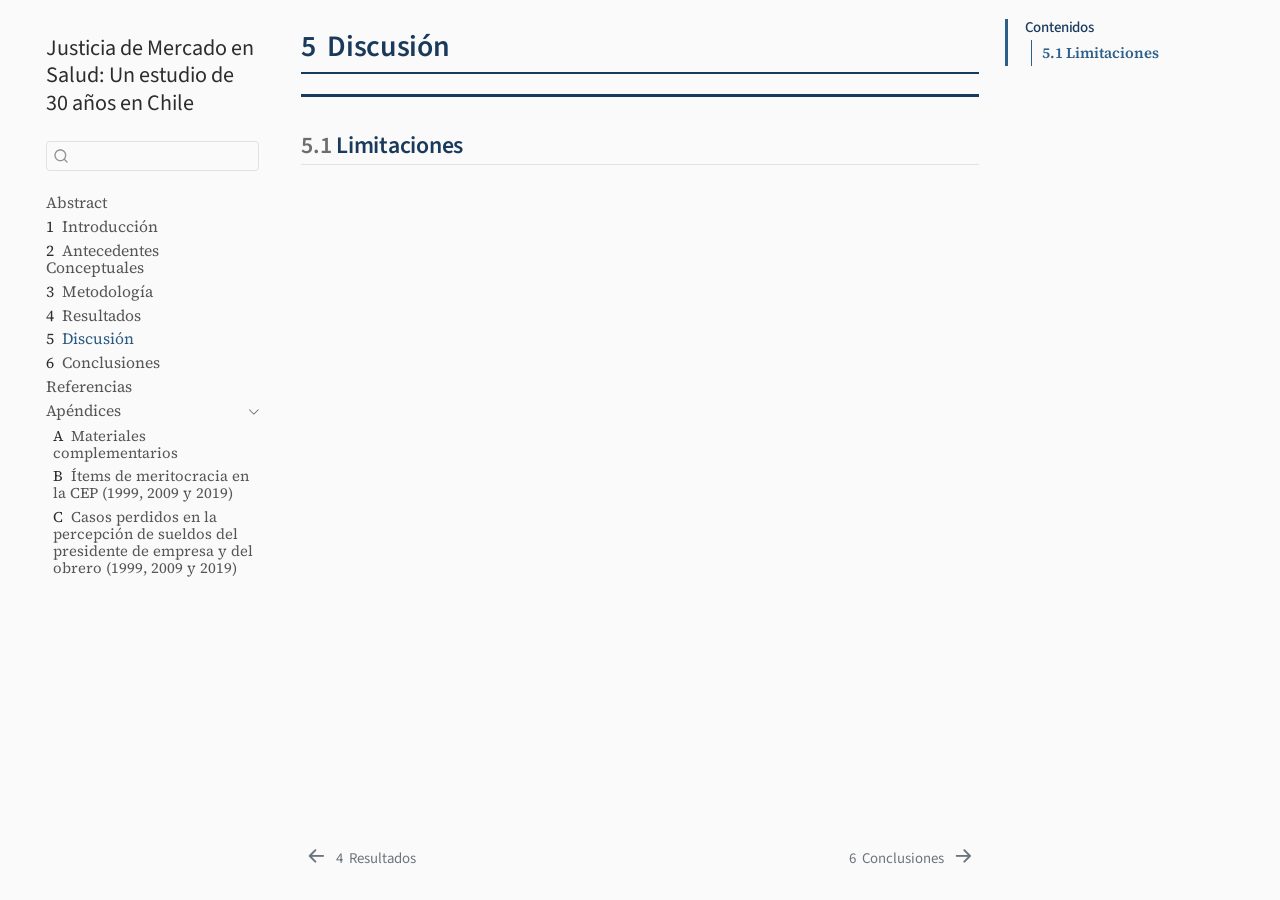
<file: docs/05-discusion.html>
<!DOCTYPE html>
<html xmlns="http://www.w3.org/1999/xhtml" lang="es" xml:lang="es"><head>

<meta charset="utf-8">
<meta name="generator" content="quarto-1.9.37">

<meta name="viewport" content="width=device-width, initial-scale=1.0, user-scalable=yes">


<title>5&nbsp; Discusión – Justicia de Mercado en Salud: Un estudio de 30 años en Chile</title>
<style>
/* Default styles provided by pandoc.
** See https://pandoc.org/MANUAL.html#variables-for-html for config info.
*/
code{white-space: pre-wrap;}
span.smallcaps{font-variant: small-caps;}
div.columns{display: flex; gap: min(4vw, 1.5em);}
div.column{flex: auto; overflow-x: auto;}
div.hanging-indent{margin-left: 1.5em; text-indent: -1.5em;}
ul.task-list{list-style: none;}
ul.task-list li input[type="checkbox"] {
  width: 0.8em;
  margin: 0 0.8em 0.2em -1em; /* quarto-specific, see https://github.com/quarto-dev/quarto-cli/issues/4556 */ 
  vertical-align: middle;
}
</style>


<script src="site_libs/quarto-nav/quarto-nav.js"></script>
<script src="site_libs/quarto-nav/headroom.min.js"></script>
<script src="site_libs/clipboard/clipboard.min.js"></script>
<script src="site_libs/quarto-search/autocomplete.umd.js"></script>
<script src="site_libs/quarto-search/fuse.min.js"></script>
<script src="site_libs/quarto-search/quarto-search.js"></script>
<meta name="quarto:offset" content="./">
<link href="./06-conclusiones.html" rel="next">
<link href="./04-resultados.html" rel="prev">
<script src="site_libs/quarto-html/quarto.js" type="module"></script>
<script src="site_libs/quarto-html/tabsets/tabsets.js" type="module"></script>
<script src="site_libs/quarto-html/popper.min.js"></script>
<script src="site_libs/quarto-html/tippy.umd.min.js"></script>
<script src="site_libs/quarto-html/anchor.min.js"></script>
<link href="site_libs/quarto-html/tippy.css" rel="stylesheet">
<link href="site_libs/quarto-html/quarto-syntax-highlighting-a78d8428acffc242a42caa02e79d5e34.css" rel="stylesheet" id="quarto-text-highlighting-styles">
<script src="site_libs/bootstrap/bootstrap.min.js"></script>
<link href="site_libs/bootstrap/bootstrap-icons.css" rel="stylesheet">
<link href="site_libs/bootstrap/bootstrap-a0f9a8dbc37401bc732d244eb483ce3d.min.css" rel="stylesheet" append-hash="true" id="quarto-bootstrap" data-mode="light">
<script id="quarto-search-options" type="application/json">{
  "location": "sidebar",
  "copy-button": false,
  "collapse-after": 3,
  "panel-placement": "start",
  "type": "textbox",
  "limit": 50,
  "keyboard-shortcut": [
    "f",
    "/",
    "s"
  ],
  "show-item-context": false,
  "language": {
    "search-no-results-text": "No se han encontrado resultados",
    "search-matching-documents-text": "documentos encontrados",
    "search-copy-link-title": "Copiar el enlace en la búsqueda",
    "search-hide-matches-text": "Ocultar resultados adicionales",
    "search-more-match-text": "resultado adicional en este documento",
    "search-more-matches-text": "resultados adicionales en este documento",
    "search-clear-button-title": "Borrar",
    "search-text-placeholder": "",
    "search-detached-cancel-button-title": "Cancelar",
    "search-submit-button-title": "Enviar",
    "search-label": "Buscar"
  }
}</script>
<style>html{ scroll-behavior: smooth; }</style>


</head>

<body class="nav-sidebar floating quarto-light">

<div id="quarto-search-results"></div>
  <header id="quarto-header" class="headroom fixed-top">
  <nav class="quarto-secondary-nav">
    <div class="container-fluid d-flex">
      <button type="button" class="quarto-btn-toggle btn" data-bs-toggle="collapse" role="button" data-bs-target=".quarto-sidebar-collapse-item" aria-controls="quarto-sidebar" aria-expanded="false" aria-label="Alternar barra lateral" onclick="if (window.quartoToggleHeadroom) { window.quartoToggleHeadroom(); }">
        <i class="bi bi-layout-text-sidebar-reverse"></i>
      </button>
        <nav class="quarto-page-breadcrumbs" aria-label="breadcrumb"><ol class="breadcrumb"><li class="breadcrumb-item"><a href="./05-discusion.html"><span class="chapter-number">5</span>&nbsp; <span class="chapter-title">Discusión</span></a></li></ol></nav>
        <a class="flex-grow-1" role="navigation" data-bs-toggle="collapse" data-bs-target=".quarto-sidebar-collapse-item" aria-controls="quarto-sidebar" aria-expanded="false" aria-label="Alternar barra lateral" onclick="if (window.quartoToggleHeadroom) { window.quartoToggleHeadroom(); }">      
        </a>
      <button type="button" class="btn quarto-search-button" aria-label="Buscar" onclick="window.quartoOpenSearch();">
        <i class="bi bi-search"></i>
      </button>
    </div>
  </nav>
</header>
<!-- content -->
<div id="quarto-content" class="quarto-container page-columns page-rows-contents page-layout-article">
<!-- sidebar -->
  <nav id="quarto-sidebar" class="sidebar collapse collapse-horizontal quarto-sidebar-collapse-item sidebar-navigation floating overflow-auto">
    <div class="pt-lg-2 mt-2 text-left sidebar-header">
    <div class="sidebar-title mb-0 py-0">
      <a href="./">Justicia de Mercado en Salud: Un estudio de 30 años en Chile</a> 
    </div>
      </div>
        <div class="mt-2 flex-shrink-0 align-items-center">
        <div class="sidebar-search">
        <div id="quarto-search" class="" title="Buscar"></div>
        </div>
        </div>
    <div class="sidebar-menu-container"> 
    <ul class="list-unstyled mt-1">
        <li class="sidebar-item">
  <div class="sidebar-item-container"> 
  <a href="./index.html" class="sidebar-item-text sidebar-link">
 <span class="menu-text">Abstract</span></a>
  </div>
</li>
        <li class="sidebar-item">
  <div class="sidebar-item-container"> 
  <a href="./01-introduccion.html" class="sidebar-item-text sidebar-link">
 <span class="menu-text"><span class="chapter-number">1</span>&nbsp; <span class="chapter-title">Introducción</span></span></a>
  </div>
</li>
        <li class="sidebar-item">
  <div class="sidebar-item-container"> 
  <a href="./02-antecedentes.html" class="sidebar-item-text sidebar-link">
 <span class="menu-text"><span class="chapter-number">2</span>&nbsp; <span class="chapter-title">Antecedentes Conceptuales</span></span></a>
  </div>
</li>
        <li class="sidebar-item">
  <div class="sidebar-item-container"> 
  <a href="./03-metodologia.html" class="sidebar-item-text sidebar-link">
 <span class="menu-text"><span class="chapter-number">3</span>&nbsp; <span class="chapter-title">Metodología</span></span></a>
  </div>
</li>
        <li class="sidebar-item">
  <div class="sidebar-item-container"> 
  <a href="./04-resultados.html" class="sidebar-item-text sidebar-link">
 <span class="menu-text"><span class="chapter-number">4</span>&nbsp; <span class="chapter-title">Resultados</span></span></a>
  </div>
</li>
        <li class="sidebar-item">
  <div class="sidebar-item-container"> 
  <a href="./05-discusion.html" class="sidebar-item-text sidebar-link active">
 <span class="menu-text"><span class="chapter-number">5</span>&nbsp; <span class="chapter-title">Discusión</span></span></a>
  </div>
</li>
        <li class="sidebar-item">
  <div class="sidebar-item-container"> 
  <a href="./06-conclusiones.html" class="sidebar-item-text sidebar-link">
 <span class="menu-text"><span class="chapter-number">6</span>&nbsp; <span class="chapter-title">Conclusiones</span></span></a>
  </div>
</li>
        <li class="sidebar-item">
  <div class="sidebar-item-container"> 
  <a href="./referencias.html" class="sidebar-item-text sidebar-link">
 <span class="menu-text">Referencias</span></a>
  </div>
</li>
        <li class="sidebar-item sidebar-item-section">
      <div class="sidebar-item-container"> 
            <a class="sidebar-item-text sidebar-link text-start" data-bs-toggle="collapse" data-bs-target="#quarto-sidebar-section-1" role="navigation" aria-expanded="true">
 <span class="menu-text">Apéndices</span></a>
          <a class="sidebar-item-toggle text-start" data-bs-toggle="collapse" data-bs-target="#quarto-sidebar-section-1" role="navigation" aria-expanded="true" aria-label="Alternar sección">
            <i class="bi bi-chevron-right ms-2"></i>
          </a> 
      </div>
      <ul id="quarto-sidebar-section-1" class="collapse list-unstyled sidebar-section depth1 show">  
          <li class="sidebar-item">
  <div class="sidebar-item-container"> 
  <a href="./apendices/a-materiales.html" class="sidebar-item-text sidebar-link">
 <span class="menu-text"><span class="chapter-number">A</span>&nbsp; <span class="chapter-title">Materiales complementarios</span></span></a>
  </div>
</li>
          <li class="sidebar-item">
  <div class="sidebar-item-container"> 
  <a href="./apendices/insumo-items-meritocracia.html" class="sidebar-item-text sidebar-link">
 <span class="menu-text"><span class="chapter-number">B</span>&nbsp; <span class="chapter-title">Ítems de meritocracia en la CEP (1999, 2009 y 2019)</span></span></a>
  </div>
</li>
          <li class="sidebar-item">
  <div class="sidebar-item-container"> 
  <a href="./apendices/insumo-na-sueldos-gerente-obrero.html" class="sidebar-item-text sidebar-link">
 <span class="menu-text"><span class="chapter-number">C</span>&nbsp; <span class="chapter-title">Casos perdidos en la percepción de sueldos del presidente de empresa y del obrero (1999, 2009 y 2019)</span></span></a>
  </div>
</li>
      </ul>
  </li>
    </ul>
    </div>
</nav>
<div id="quarto-sidebar-glass" class="quarto-sidebar-collapse-item" data-bs-toggle="collapse" data-bs-target=".quarto-sidebar-collapse-item"></div>
<!-- margin-sidebar -->
    <div id="quarto-margin-sidebar" class="sidebar margin-sidebar">
        <nav id="TOC" role="doc-toc" class="toc-active">
    <h2 id="toc-title">Contenidos</h2>
   
  <ul>
  <li><a href="#sec-limitaciones" id="toc-sec-limitaciones" class="nav-link active" data-scroll-target="#sec-limitaciones"><span class="header-section-number">5.1</span> Limitaciones</a></li>
  </ul>
</nav>
    </div>
<!-- main -->
<main class="content" id="quarto-document-content">

<header id="title-block-header" class="quarto-title-block default">
<div class="quarto-title">
<h1 class="title"><span id="sec-discusion" class="quarto-section-identifier"><span class="chapter-number">5</span>&nbsp; <span class="chapter-title">Discusión</span></span></h1>
</div>



<div class="quarto-title-meta">

    
  
    
  </div>
  


</header>


<section id="sec-limitaciones" class="level2" data-number="5.1">
<h2 data-number="5.1" class="anchored" data-anchor-id="sec-limitaciones"><span class="header-section-number">5.1</span> Limitaciones</h2>


</section>

</main> <!-- /main -->
<script id="quarto-html-after-body" type="application/javascript">
  window.document.addEventListener("DOMContentLoaded", function (event) {
    const icon = "";
    const anchorJS = new window.AnchorJS();
    anchorJS.options = {
      placement: 'right',
      icon: icon
    };
    anchorJS.add('.anchored');
    const isCodeAnnotation = (el) => {
      for (const clz of el.classList) {
        if (clz.startsWith('code-annotation-')) {                     
          return true;
        }
      }
      return false;
    }
    const onCopySuccess = function(e) {
      // button target
      const button = e.trigger;
      // don't keep focus
      button.blur();
      // flash "checked"
      button.classList.add('code-copy-button-checked');
      var currentTitle = button.getAttribute("title");
      button.setAttribute("title", "Copiado");
      let tooltip;
      if (window.bootstrap) {
        button.setAttribute("data-bs-toggle", "tooltip");
        button.setAttribute("data-bs-placement", "left");
        button.setAttribute("data-bs-title", "Copiado");
        tooltip = new bootstrap.Tooltip(button, 
          { trigger: "manual", 
            customClass: "code-copy-button-tooltip",
            offset: [0, -8]});
        tooltip.show();    
      }
      setTimeout(function() {
        if (tooltip) {
          tooltip.hide();
          button.removeAttribute("data-bs-title");
          button.removeAttribute("data-bs-toggle");
          button.removeAttribute("data-bs-placement");
        }
        button.setAttribute("title", currentTitle);
        button.classList.remove('code-copy-button-checked');
      }, 1000);
      // clear code selection
      e.clearSelection();
    }
    const getTextToCopy = function(trigger) {
      const outerScaffold = trigger.parentElement.cloneNode(true);
      const codeEl = outerScaffold.querySelector('code');
      for (const childEl of codeEl.children) {
        if (isCodeAnnotation(childEl)) {
          childEl.remove();
        }
      }
      return codeEl.innerText;
    }
    const clipboard = new window.ClipboardJS('.code-copy-button:not([data-in-quarto-modal])', {
      text: getTextToCopy
    });
    clipboard.on('success', onCopySuccess);
    if (window.document.getElementById('quarto-embedded-source-code-modal')) {
      const clipboardModal = new window.ClipboardJS('.code-copy-button[data-in-quarto-modal]', {
        text: getTextToCopy,
        container: window.document.getElementById('quarto-embedded-source-code-modal')
      });
      clipboardModal.on('success', onCopySuccess);
    }
      var localhostRegex = new RegExp(/^(?:http|https):\/\/localhost\:?[0-9]*\//);
      var mailtoRegex = new RegExp(/^mailto:/);
        var filterRegex = new RegExp('/' + window.location.host + '/');
      var isInternal = (href) => {
          return filterRegex.test(href) || localhostRegex.test(href) || mailtoRegex.test(href);
      }
      // Inspect non-navigation links and adorn them if external
     var links = window.document.querySelectorAll('a[href]:not(.nav-link):not(.navbar-brand):not(.toc-action):not(.sidebar-link):not(.sidebar-item-toggle):not(.pagination-link):not(.no-external):not([aria-hidden]):not(.dropdown-item):not(.quarto-navigation-tool):not(.about-link)');
      for (var i=0; i<links.length; i++) {
        const link = links[i];
        if (!isInternal(link.href)) {
          // undo the damage that might have been done by quarto-nav.js in the case of
          // links that we want to consider external
          if (link.dataset.originalHref !== undefined) {
            link.href = link.dataset.originalHref;
          }
        }
      }
    function tippyHover(el, contentFn, onTriggerFn, onUntriggerFn) {
      const config = {
        allowHTML: true,
        maxWidth: 500,
        delay: 100,
        arrow: false,
        appendTo: function(el) {
            return el.parentElement;
        },
        interactive: true,
        interactiveBorder: 10,
        theme: 'quarto',
        placement: 'bottom-start',
      };
      if (contentFn) {
        config.content = contentFn;
      }
      if (onTriggerFn) {
        config.onTrigger = onTriggerFn;
      }
      if (onUntriggerFn) {
        config.onUntrigger = onUntriggerFn;
      }
      window.tippy(el, config); 
    }
    const noterefs = window.document.querySelectorAll('a[role="doc-noteref"]');
    for (var i=0; i<noterefs.length; i++) {
      const ref = noterefs[i];
      tippyHover(ref, function() {
        // use id or data attribute instead here
        let href = ref.getAttribute('data-footnote-href') || ref.getAttribute('href');
        try { href = new URL(href).hash; } catch {}
        const id = href.replace(/^#\/?/, "");
        const note = window.document.getElementById(id);
        if (note) {
          return note.innerHTML;
        } else {
          return "";
        }
      });
    }
    const xrefs = window.document.querySelectorAll('a.quarto-xref');
    const processXRef = (id, note) => {
      // Strip column container classes
      const stripColumnClz = (el) => {
        el.classList.remove("page-full", "page-columns");
        if (el.children) {
          for (const child of el.children) {
            stripColumnClz(child);
          }
        }
      }
      stripColumnClz(note)
      if (id === null || id.startsWith('sec-')) {
        // Special case sections, only their first couple elements
        const container = document.createElement("div");
        if (note.children && note.children.length > 2) {
          container.appendChild(note.children[0].cloneNode(true));
          for (let i = 1; i < note.children.length; i++) {
            const child = note.children[i];
            if (child.tagName === "P" && child.innerText === "") {
              continue;
            } else {
              container.appendChild(child.cloneNode(true));
              break;
            }
          }
          if (window.Quarto?.typesetMath) {
            window.Quarto.typesetMath(container);
          }
          return container.innerHTML
        } else {
          if (window.Quarto?.typesetMath) {
            window.Quarto.typesetMath(note);
          }
          return note.innerHTML;
        }
      } else {
        // Remove any anchor links if they are present
        const anchorLink = note.querySelector('a.anchorjs-link');
        if (anchorLink) {
          anchorLink.remove();
        }
        if (window.Quarto?.typesetMath) {
          window.Quarto.typesetMath(note);
        }
        if (note.classList.contains("callout")) {
          return note.outerHTML;
        } else {
          return note.innerHTML;
        }
      }
    }
    for (var i=0; i<xrefs.length; i++) {
      const xref = xrefs[i];
      tippyHover(xref, undefined, function(instance) {
        instance.disable();
        let url = xref.getAttribute('href');
        let hash = undefined; 
        if (url.startsWith('#')) {
          hash = url;
        } else {
          try { hash = new URL(url).hash; } catch {}
        }
        if (hash) {
          const id = hash.replace(/^#\/?/, "");
          const note = window.document.getElementById(id);
          if (note !== null) {
            try {
              const html = processXRef(id, note.cloneNode(true));
              instance.setContent(html);
            } finally {
              instance.enable();
              instance.show();
            }
          } else {
            // See if we can fetch this
            fetch(url.split('#')[0])
            .then(res => res.text())
            .then(html => {
              const parser = new DOMParser();
              const htmlDoc = parser.parseFromString(html, "text/html");
              const note = htmlDoc.getElementById(id);
              if (note !== null) {
                const html = processXRef(id, note);
                instance.setContent(html);
              } 
            }).finally(() => {
              instance.enable();
              instance.show();
            });
          }
        } else {
          // See if we can fetch a full url (with no hash to target)
          // This is a special case and we should probably do some content thinning / targeting
          fetch(url)
          .then(res => res.text())
          .then(html => {
            const parser = new DOMParser();
            const htmlDoc = parser.parseFromString(html, "text/html");
            const note = htmlDoc.querySelector('main.content');
            if (note !== null) {
              // This should only happen for chapter cross references
              // (since there is no id in the URL)
              // remove the first header
              if (note.children.length > 0 && note.children[0].tagName === "HEADER") {
                note.children[0].remove();
              }
              const html = processXRef(null, note);
              instance.setContent(html);
            } 
          }).finally(() => {
            instance.enable();
            instance.show();
          });
        }
      }, function(instance) {
      });
    }
        let selectedAnnoteEl;
        const selectorForAnnotation = ( cell, annotation) => {
          let cellAttr = 'data-code-cell="' + cell + '"';
          let lineAttr = 'data-code-annotation="' +  annotation + '"';
          const selector = 'span[' + cellAttr + '][' + lineAttr + ']';
          return selector;
        }
        const selectCodeLines = (annoteEl) => {
          const doc = window.document;
          const targetCell = annoteEl.getAttribute("data-target-cell");
          const targetAnnotation = annoteEl.getAttribute("data-target-annotation");
          const annoteSpan = window.document.querySelector(selectorForAnnotation(targetCell, targetAnnotation));
          const lines = annoteSpan.getAttribute("data-code-lines").split(",");
          const lineIds = lines.map((line) => {
            return targetCell + "-" + line;
          })
          let top = null;
          let height = null;
          let parent = null;
          if (lineIds.length > 0) {
              //compute the position of the single el (top and bottom and make a div)
              const el = window.document.getElementById(lineIds[0]);
              top = el.offsetTop;
              height = el.offsetHeight;
              parent = el.parentElement.parentElement;
            if (lineIds.length > 1) {
              const lastEl = window.document.getElementById(lineIds[lineIds.length - 1]);
              const bottom = lastEl.offsetTop + lastEl.offsetHeight;
              height = bottom - top;
            }
            if (top !== null && height !== null && parent !== null) {
              // cook up a div (if necessary) and position it 
              let div = window.document.getElementById("code-annotation-line-highlight");
              if (div === null) {
                div = window.document.createElement("div");
                div.setAttribute("id", "code-annotation-line-highlight");
                div.style.position = 'absolute';
                parent.appendChild(div);
              }
              div.style.top = top - 2 + "px";
              div.style.height = height + 4 + "px";
              div.style.left = 0;
              let gutterDiv = window.document.getElementById("code-annotation-line-highlight-gutter");
              if (gutterDiv === null) {
                gutterDiv = window.document.createElement("div");
                gutterDiv.setAttribute("id", "code-annotation-line-highlight-gutter");
                gutterDiv.style.position = 'absolute';
                const codeCell = window.document.getElementById(targetCell);
                const gutter = codeCell.querySelector('.code-annotation-gutter');
                gutter.appendChild(gutterDiv);
              }
              gutterDiv.style.top = top - 2 + "px";
              gutterDiv.style.height = height + 4 + "px";
            }
            selectedAnnoteEl = annoteEl;
          }
        };
        const unselectCodeLines = () => {
          const elementsIds = ["code-annotation-line-highlight", "code-annotation-line-highlight-gutter"];
          elementsIds.forEach((elId) => {
            const div = window.document.getElementById(elId);
            if (div) {
              div.remove();
            }
          });
          selectedAnnoteEl = undefined;
        };
          // Handle positioning of the toggle
      window.addEventListener(
        "resize",
        throttle(() => {
          elRect = undefined;
          if (selectedAnnoteEl) {
            selectCodeLines(selectedAnnoteEl);
          }
        }, 10)
      );
      function throttle(fn, ms) {
      let throttle = false;
      let timer;
        return (...args) => {
          if(!throttle) { // first call gets through
              fn.apply(this, args);
              throttle = true;
          } else { // all the others get throttled
              if(timer) clearTimeout(timer); // cancel #2
              timer = setTimeout(() => {
                fn.apply(this, args);
                timer = throttle = false;
              }, ms);
          }
        };
      }
        // Attach click handler to the DT
        const annoteDls = window.document.querySelectorAll('dt[data-target-cell]');
        for (const annoteDlNode of annoteDls) {
          annoteDlNode.addEventListener('click', (event) => {
            const clickedEl = event.target;
            if (clickedEl !== selectedAnnoteEl) {
              unselectCodeLines();
              const activeEl = window.document.querySelector('dt[data-target-cell].code-annotation-active');
              if (activeEl) {
                activeEl.classList.remove('code-annotation-active');
              }
              selectCodeLines(clickedEl);
              clickedEl.classList.add('code-annotation-active');
            } else {
              // Unselect the line
              unselectCodeLines();
              clickedEl.classList.remove('code-annotation-active');
            }
          });
        }
    const findCites = (el) => {
      const parentEl = el.parentElement;
      if (parentEl) {
        const cites = parentEl.dataset.cites;
        if (cites) {
          return {
            el,
            cites: cites.split(' ')
          };
        } else {
          return findCites(el.parentElement)
        }
      } else {
        return undefined;
      }
    };
    var bibliorefs = window.document.querySelectorAll('a[role="doc-biblioref"]');
    for (var i=0; i<bibliorefs.length; i++) {
      const ref = bibliorefs[i];
      const citeInfo = findCites(ref);
      if (citeInfo) {
        tippyHover(citeInfo.el, function() {
          var popup = window.document.createElement('div');
          citeInfo.cites.forEach(function(cite) {
            var citeDiv = window.document.createElement('div');
            citeDiv.classList.add('hanging-indent');
            citeDiv.classList.add('csl-entry');
            var biblioDiv = window.document.getElementById('ref-' + cite);
            if (biblioDiv) {
              citeDiv.innerHTML = biblioDiv.innerHTML;
            }
            popup.appendChild(citeDiv);
          });
          return popup.innerHTML;
        });
      }
    }
  });
  </script>
<nav class="page-navigation">
  <div class="nav-page nav-page-previous">
      <a href="./04-resultados.html" class="pagination-link" aria-label="Resultados">
        <i class="bi bi-arrow-left-short"></i> <span class="nav-page-text"><span class="chapter-number">4</span>&nbsp; <span class="chapter-title">Resultados</span></span>
      </a>          
  </div>
  <div class="nav-page nav-page-next">
      <a href="./06-conclusiones.html" class="pagination-link" aria-label="Conclusiones">
        <span class="nav-page-text"><span class="chapter-number">6</span>&nbsp; <span class="chapter-title">Conclusiones</span></span> <i class="bi bi-arrow-right-short"></i>
      </a>
  </div>
</nav>
</div> <!-- /content -->




<script src="site_libs/quarto-html/zenscroll-min.js"></script>
</body></html>
</file>
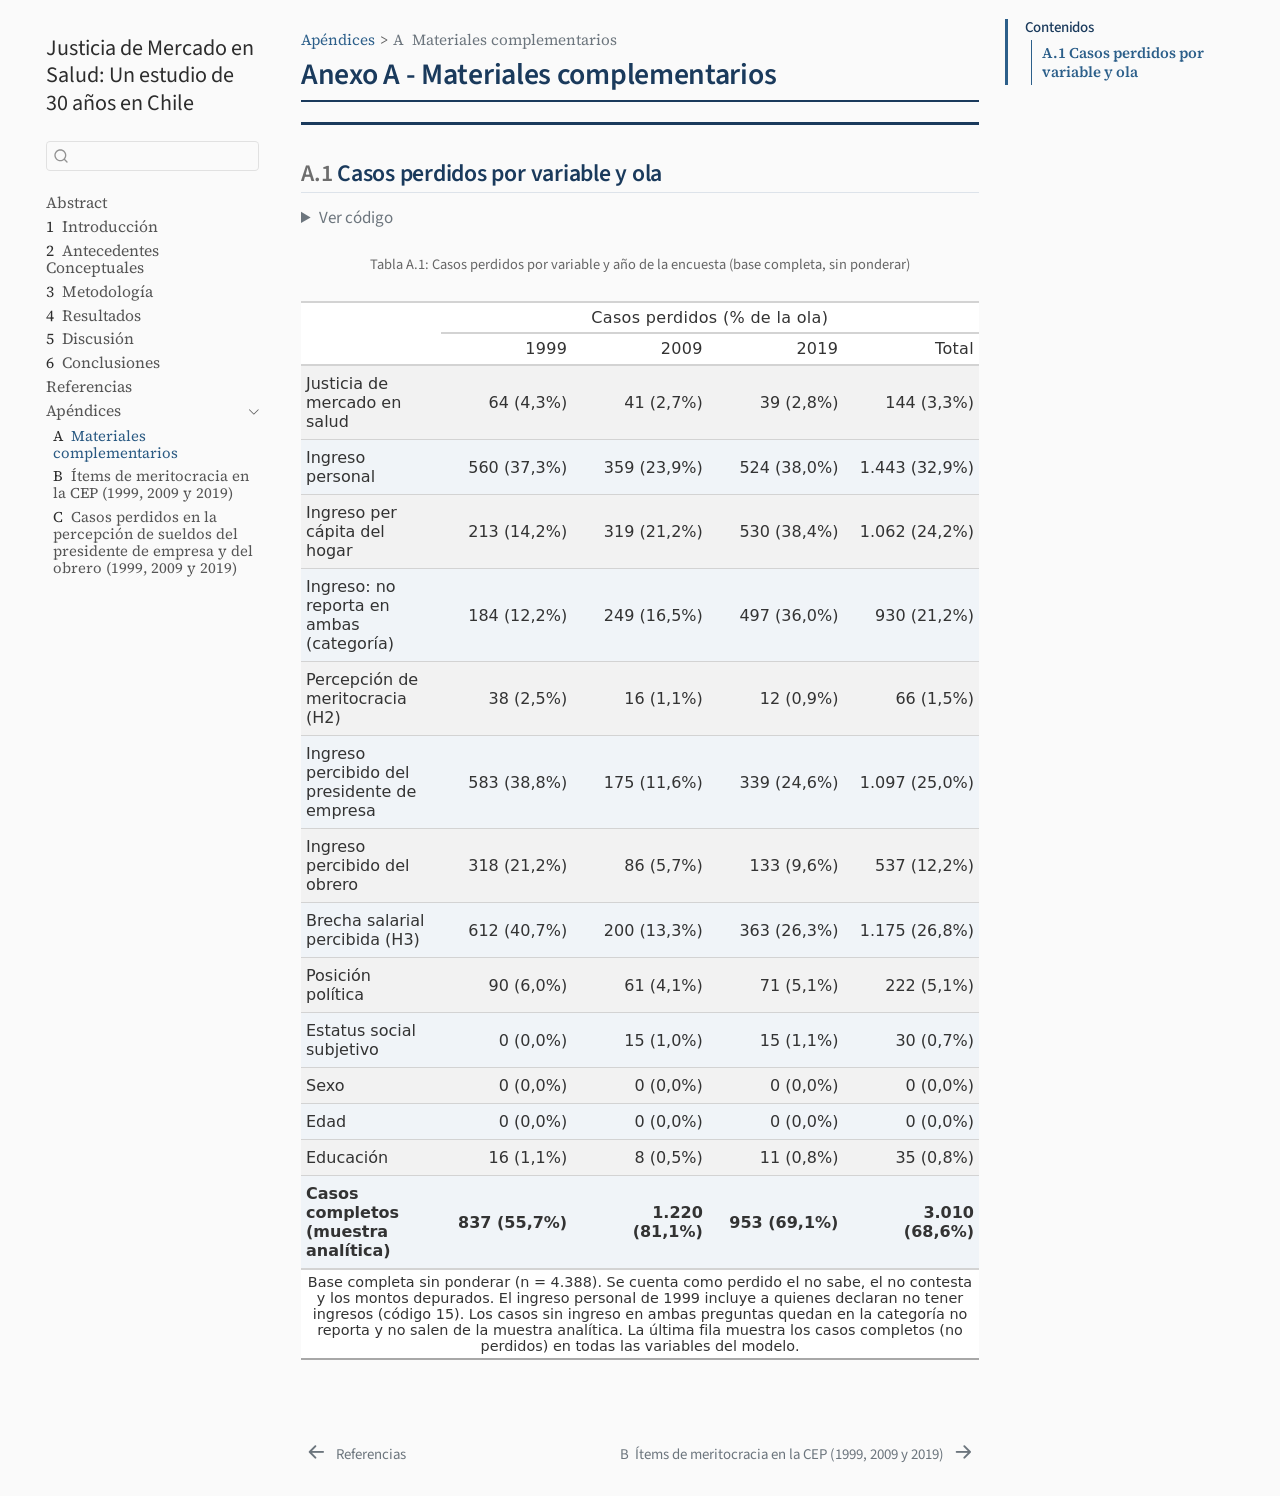
<file: docs/apendices/a-materiales.html>
<!DOCTYPE html>
<html xmlns="http://www.w3.org/1999/xhtml" lang="es" xml:lang="es"><head>

<meta charset="utf-8">
<meta name="generator" content="quarto-1.9.37">

<meta name="viewport" content="width=device-width, initial-scale=1.0, user-scalable=yes">


<title>Anexo A - Materiales complementarios – Justicia de Mercado en Salud: Un estudio de 30 años en Chile</title>
<style>
/* Default styles provided by pandoc.
** See https://pandoc.org/MANUAL.html#variables-for-html for config info.
*/
code{white-space: pre-wrap;}
span.smallcaps{font-variant: small-caps;}
div.columns{display: flex; gap: min(4vw, 1.5em);}
div.column{flex: auto; overflow-x: auto;}
div.hanging-indent{margin-left: 1.5em; text-indent: -1.5em;}
ul.task-list{list-style: none;}
ul.task-list li input[type="checkbox"] {
  width: 0.8em;
  margin: 0 0.8em 0.2em -1em; /* quarto-specific, see https://github.com/quarto-dev/quarto-cli/issues/4556 */ 
  vertical-align: middle;
}
/* CSS for syntax highlighting */
html { -webkit-text-size-adjust: 100%; }
pre > code.sourceCode { white-space: pre; position: relative; }
pre > code.sourceCode > span { display: inline-block; line-height: 1.25; }
pre > code.sourceCode > span:empty { height: 1.2em; }
.sourceCode { overflow: visible; }
code.sourceCode > span { color: inherit; text-decoration: inherit; }
div.sourceCode { margin: 1em 0; }
pre.sourceCode { margin: 0; }
@media screen {
div.sourceCode { overflow: auto; }
}
@media print {
pre > code.sourceCode { white-space: pre-wrap; }
pre > code.sourceCode > span { text-indent: -5em; padding-left: 5em; }
}
pre.numberSource code
  { counter-reset: source-line 0; }
pre.numberSource code > span
  { position: relative; left: -4em; counter-increment: source-line; }
pre.numberSource code > span > a:first-child::before
  { content: counter(source-line);
    position: relative; left: -1em; text-align: right; vertical-align: baseline;
    border: none; display: inline-block;
    -webkit-touch-callout: none; -webkit-user-select: none;
    -khtml-user-select: none; -moz-user-select: none;
    -ms-user-select: none; user-select: none;
    padding: 0 4px; width: 4em;
  }
pre.numberSource { margin-left: 3em;  padding-left: 4px; }
div.sourceCode
  {   }
@media screen {
pre > code.sourceCode > span > a:first-child::before { text-decoration: underline; }
}
</style>


<script src="../site_libs/quarto-nav/quarto-nav.js"></script>
<script src="../site_libs/quarto-nav/headroom.min.js"></script>
<script src="../site_libs/clipboard/clipboard.min.js"></script>
<script src="../site_libs/quarto-search/autocomplete.umd.js"></script>
<script src="../site_libs/quarto-search/fuse.min.js"></script>
<script src="../site_libs/quarto-search/quarto-search.js"></script>
<meta name="quarto:offset" content="../">
<link href="../apendices/insumo-items-meritocracia.html" rel="next">
<link href="../referencias.html" rel="prev">
<script src="../site_libs/quarto-html/quarto.js" type="module"></script>
<script src="../site_libs/quarto-html/tabsets/tabsets.js" type="module"></script>
<script src="../site_libs/quarto-html/popper.min.js"></script>
<script src="../site_libs/quarto-html/tippy.umd.min.js"></script>
<script src="../site_libs/quarto-html/anchor.min.js"></script>
<link href="../site_libs/quarto-html/tippy.css" rel="stylesheet">
<link href="../site_libs/quarto-html/quarto-syntax-highlighting-a78d8428acffc242a42caa02e79d5e34.css" rel="stylesheet" id="quarto-text-highlighting-styles">
<script src="../site_libs/bootstrap/bootstrap.min.js"></script>
<link href="../site_libs/bootstrap/bootstrap-icons.css" rel="stylesheet">
<link href="../site_libs/bootstrap/bootstrap-a0f9a8dbc37401bc732d244eb483ce3d.min.css" rel="stylesheet" append-hash="true" id="quarto-bootstrap" data-mode="light">
<script id="quarto-search-options" type="application/json">{
  "location": "sidebar",
  "copy-button": false,
  "collapse-after": 3,
  "panel-placement": "start",
  "type": "textbox",
  "limit": 50,
  "keyboard-shortcut": [
    "f",
    "/",
    "s"
  ],
  "show-item-context": false,
  "language": {
    "search-no-results-text": "No se han encontrado resultados",
    "search-matching-documents-text": "documentos encontrados",
    "search-copy-link-title": "Copiar el enlace en la búsqueda",
    "search-hide-matches-text": "Ocultar resultados adicionales",
    "search-more-match-text": "resultado adicional en este documento",
    "search-more-matches-text": "resultados adicionales en este documento",
    "search-clear-button-title": "Borrar",
    "search-text-placeholder": "",
    "search-detached-cancel-button-title": "Cancelar",
    "search-submit-button-title": "Enviar",
    "search-label": "Buscar"
  }
}</script>
<style>html{ scroll-behavior: smooth; }</style>


</head>

<body class="nav-sidebar floating quarto-light">

<div id="quarto-search-results"></div>
  <header id="quarto-header" class="headroom fixed-top">
  <nav class="quarto-secondary-nav">
    <div class="container-fluid d-flex">
      <button type="button" class="quarto-btn-toggle btn" data-bs-toggle="collapse" role="button" data-bs-target=".quarto-sidebar-collapse-item" aria-controls="quarto-sidebar" aria-expanded="false" aria-label="Alternar barra lateral" onclick="if (window.quartoToggleHeadroom) { window.quartoToggleHeadroom(); }">
        <i class="bi bi-layout-text-sidebar-reverse"></i>
      </button>
        <nav class="quarto-page-breadcrumbs" aria-label="breadcrumb"><ol class="breadcrumb"><li class="breadcrumb-item"><a href="../apendices/a-materiales.html">Apéndices</a></li><li class="breadcrumb-item"><a href="../apendices/a-materiales.html"><span class="chapter-number">A</span>&nbsp; <span class="chapter-title">Materiales complementarios</span></a></li></ol></nav>
        <a class="flex-grow-1" role="navigation" data-bs-toggle="collapse" data-bs-target=".quarto-sidebar-collapse-item" aria-controls="quarto-sidebar" aria-expanded="false" aria-label="Alternar barra lateral" onclick="if (window.quartoToggleHeadroom) { window.quartoToggleHeadroom(); }">      
        </a>
      <button type="button" class="btn quarto-search-button" aria-label="Buscar" onclick="window.quartoOpenSearch();">
        <i class="bi bi-search"></i>
      </button>
    </div>
  </nav>
</header>
<!-- content -->
<div id="quarto-content" class="quarto-container page-columns page-rows-contents page-layout-article">
<!-- sidebar -->
  <nav id="quarto-sidebar" class="sidebar collapse collapse-horizontal quarto-sidebar-collapse-item sidebar-navigation floating overflow-auto">
    <div class="pt-lg-2 mt-2 text-left sidebar-header">
    <div class="sidebar-title mb-0 py-0">
      <a href="../">Justicia de Mercado en Salud: Un estudio de 30 años en Chile</a> 
    </div>
      </div>
        <div class="mt-2 flex-shrink-0 align-items-center">
        <div class="sidebar-search">
        <div id="quarto-search" class="" title="Buscar"></div>
        </div>
        </div>
    <div class="sidebar-menu-container"> 
    <ul class="list-unstyled mt-1">
        <li class="sidebar-item">
  <div class="sidebar-item-container"> 
  <a href="../index.html" class="sidebar-item-text sidebar-link">
 <span class="menu-text">Abstract</span></a>
  </div>
</li>
        <li class="sidebar-item">
  <div class="sidebar-item-container"> 
  <a href="../01-introduccion.html" class="sidebar-item-text sidebar-link">
 <span class="menu-text"><span class="chapter-number">1</span>&nbsp; <span class="chapter-title">Introducción</span></span></a>
  </div>
</li>
        <li class="sidebar-item">
  <div class="sidebar-item-container"> 
  <a href="../02-antecedentes.html" class="sidebar-item-text sidebar-link">
 <span class="menu-text"><span class="chapter-number">2</span>&nbsp; <span class="chapter-title">Antecedentes Conceptuales</span></span></a>
  </div>
</li>
        <li class="sidebar-item">
  <div class="sidebar-item-container"> 
  <a href="../03-metodologia.html" class="sidebar-item-text sidebar-link">
 <span class="menu-text"><span class="chapter-number">3</span>&nbsp; <span class="chapter-title">Metodología</span></span></a>
  </div>
</li>
        <li class="sidebar-item">
  <div class="sidebar-item-container"> 
  <a href="../04-resultados.html" class="sidebar-item-text sidebar-link">
 <span class="menu-text"><span class="chapter-number">4</span>&nbsp; <span class="chapter-title">Resultados</span></span></a>
  </div>
</li>
        <li class="sidebar-item">
  <div class="sidebar-item-container"> 
  <a href="../05-discusion.html" class="sidebar-item-text sidebar-link">
 <span class="menu-text"><span class="chapter-number">5</span>&nbsp; <span class="chapter-title">Discusión</span></span></a>
  </div>
</li>
        <li class="sidebar-item">
  <div class="sidebar-item-container"> 
  <a href="../06-conclusiones.html" class="sidebar-item-text sidebar-link">
 <span class="menu-text"><span class="chapter-number">6</span>&nbsp; <span class="chapter-title">Conclusiones</span></span></a>
  </div>
</li>
        <li class="sidebar-item">
  <div class="sidebar-item-container"> 
  <a href="../referencias.html" class="sidebar-item-text sidebar-link">
 <span class="menu-text">Referencias</span></a>
  </div>
</li>
        <li class="sidebar-item sidebar-item-section">
      <div class="sidebar-item-container"> 
            <a class="sidebar-item-text sidebar-link text-start" data-bs-toggle="collapse" data-bs-target="#quarto-sidebar-section-1" role="navigation" aria-expanded="true">
 <span class="menu-text">Apéndices</span></a>
          <a class="sidebar-item-toggle text-start" data-bs-toggle="collapse" data-bs-target="#quarto-sidebar-section-1" role="navigation" aria-expanded="true" aria-label="Alternar sección">
            <i class="bi bi-chevron-right ms-2"></i>
          </a> 
      </div>
      <ul id="quarto-sidebar-section-1" class="collapse list-unstyled sidebar-section depth1 show">  
          <li class="sidebar-item">
  <div class="sidebar-item-container"> 
  <a href="../apendices/a-materiales.html" class="sidebar-item-text sidebar-link active">
 <span class="menu-text"><span class="chapter-number">A</span>&nbsp; <span class="chapter-title">Materiales complementarios</span></span></a>
  </div>
</li>
          <li class="sidebar-item">
  <div class="sidebar-item-container"> 
  <a href="../apendices/insumo-items-meritocracia.html" class="sidebar-item-text sidebar-link">
 <span class="menu-text"><span class="chapter-number">B</span>&nbsp; <span class="chapter-title">Ítems de meritocracia en la CEP (1999, 2009 y 2019)</span></span></a>
  </div>
</li>
          <li class="sidebar-item">
  <div class="sidebar-item-container"> 
  <a href="../apendices/insumo-na-sueldos-gerente-obrero.html" class="sidebar-item-text sidebar-link">
 <span class="menu-text"><span class="chapter-number">C</span>&nbsp; <span class="chapter-title">Casos perdidos en la percepción de sueldos del presidente de empresa y del obrero (1999, 2009 y 2019)</span></span></a>
  </div>
</li>
      </ul>
  </li>
    </ul>
    </div>
</nav>
<div id="quarto-sidebar-glass" class="quarto-sidebar-collapse-item" data-bs-toggle="collapse" data-bs-target=".quarto-sidebar-collapse-item"></div>
<!-- margin-sidebar -->
    <div id="quarto-margin-sidebar" class="sidebar margin-sidebar">
        <nav id="TOC" role="doc-toc" class="toc-active">
    <h2 id="toc-title">Contenidos</h2>
   
  <ul>
  <li><a href="#sec-complementario-perdidos" id="toc-sec-complementario-perdidos" class="nav-link active" data-scroll-target="#sec-complementario-perdidos"><span class="header-section-number">A.1</span> Casos perdidos por variable y ola</a></li>
  </ul>
</nav>
    </div>
<!-- main -->
<main class="content" id="quarto-document-content">

<header id="title-block-header" class="quarto-title-block default"><nav class="quarto-page-breadcrumbs quarto-title-breadcrumbs d-none d-lg-block" aria-label="breadcrumb"><ol class="breadcrumb"><li class="breadcrumb-item"><a href="../apendices/a-materiales.html">Apéndices</a></li><li class="breadcrumb-item"><a href="../apendices/a-materiales.html"><span class="chapter-number">A</span>&nbsp; <span class="chapter-title">Materiales complementarios</span></a></li></ol></nav>
<div class="quarto-title">
<h1 class="title"><span id="sec-apendice-a" class="quarto-section-identifier">Anexo A - Materiales complementarios</span></h1>
</div>



<div class="quarto-title-meta">

    
  
    
  </div>
  


</header>


<!-- Cuestionarios, tablas adicionales, chequeos de robustez. -->
<section id="sec-complementario-perdidos" class="level2" data-number="A.1">
<h2 data-number="A.1" class="anchored" data-anchor-id="sec-complementario-perdidos"><span class="header-section-number">A.1</span> Casos perdidos por variable y ola</h2>
<div class="cell">
<details class="code-fold">
<summary>Ver código</summary>
<div class="code-copy-outer-scaffold"><div class="sourceCode cell-code" id="cb1"><pre class="sourceCode r code-with-copy"><code class="sourceCode r"><span id="cb1-1"><a href="#cb1-1" aria-hidden="true" tabindex="-1"></a><span class="fu">sin_titulo</span>(tablas_met<span class="sc">$</span>perdidos)</span></code></pre></div><button title="Copiar al portapapeles" class="code-copy-button"><i class="bi"></i></button></div>
</details>
<div id="tbl-perdidos" class="cell quarto-float quarto-figure quarto-figure-center anchored">
<figure class="quarto-float quarto-float-tbl figure">
<figcaption class="quarto-float-caption-top quarto-float-caption quarto-float-tbl" id="tbl-perdidos-caption-0ceaefa1-69ba-4598-a22c-09a6ac19f8ca">
Tabla&nbsp;A.1: Casos perdidos por variable y año de la encuesta (base completa, sin ponderar)
</figcaption>
<div aria-describedby="tbl-perdidos-caption-0ceaefa1-69ba-4598-a22c-09a6ac19f8ca">
<div class="cell-output-display">
<div id="hskdeqsuqk" style="padding-left:0px;padding-right:0px;padding-top:10px;padding-bottom:10px;overflow-x:auto;overflow-y:auto;width:auto;height:auto;">
<style>#hskdeqsuqk table {
  font-family: system-ui, 'Segoe UI', Roboto, Helvetica, Arial, sans-serif, 'Apple Color Emoji', 'Segoe UI Emoji', 'Segoe UI Symbol', 'Noto Color Emoji';
  -webkit-font-smoothing: antialiased;
  -moz-osx-font-smoothing: grayscale;
}

#hskdeqsuqk thead, #hskdeqsuqk tbody, #hskdeqsuqk tfoot, #hskdeqsuqk tr, #hskdeqsuqk td, #hskdeqsuqk th {
  border-style: none;
}

#hskdeqsuqk p {
  margin: 0;
  padding: 0;
}

#hskdeqsuqk .gt_table {
  display: table;
  border-collapse: collapse;
  line-height: normal;
  margin-left: auto;
  margin-right: auto;
  color: #333333;
  font-size: 16px;
  font-weight: normal;
  font-style: normal;
  background-color: #FFFFFF;
  width: auto;
  border-top-style: solid;
  border-top-width: 2px;
  border-top-color: #A8A8A8;
  border-right-style: none;
  border-right-width: 2px;
  border-right-color: #D3D3D3;
  border-bottom-style: solid;
  border-bottom-width: 2px;
  border-bottom-color: #A8A8A8;
  border-left-style: none;
  border-left-width: 2px;
  border-left-color: #D3D3D3;
}

#hskdeqsuqk .gt_caption {
  padding-top: 4px;
  padding-bottom: 4px;
}

#hskdeqsuqk .gt_title {
  color: #333333;
  font-size: 125%;
  font-weight: initial;
  padding-top: 4px;
  padding-bottom: 4px;
  padding-left: 5px;
  padding-right: 5px;
  border-bottom-color: #FFFFFF;
  border-bottom-width: 0;
}

#hskdeqsuqk .gt_subtitle {
  color: #333333;
  font-size: 85%;
  font-weight: initial;
  padding-top: 3px;
  padding-bottom: 5px;
  padding-left: 5px;
  padding-right: 5px;
  border-top-color: #FFFFFF;
  border-top-width: 0;
}

#hskdeqsuqk .gt_heading {
  background-color: #FFFFFF;
  text-align: center;
  border-bottom-color: #FFFFFF;
  border-left-style: none;
  border-left-width: 1px;
  border-left-color: #D3D3D3;
  border-right-style: none;
  border-right-width: 1px;
  border-right-color: #D3D3D3;
}

#hskdeqsuqk .gt_bottom_border {
  border-bottom-style: solid;
  border-bottom-width: 2px;
  border-bottom-color: #D3D3D3;
}

#hskdeqsuqk .gt_col_headings {
  border-top-style: solid;
  border-top-width: 2px;
  border-top-color: #D3D3D3;
  border-bottom-style: solid;
  border-bottom-width: 2px;
  border-bottom-color: #D3D3D3;
  border-left-style: none;
  border-left-width: 1px;
  border-left-color: #D3D3D3;
  border-right-style: none;
  border-right-width: 1px;
  border-right-color: #D3D3D3;
}

#hskdeqsuqk .gt_col_heading {
  color: #333333;
  background-color: #FFFFFF;
  font-size: 100%;
  font-weight: normal;
  text-transform: inherit;
  border-left-style: none;
  border-left-width: 1px;
  border-left-color: #D3D3D3;
  border-right-style: none;
  border-right-width: 1px;
  border-right-color: #D3D3D3;
  vertical-align: bottom;
  padding-top: 5px;
  padding-bottom: 6px;
  padding-left: 5px;
  padding-right: 5px;
  overflow-x: hidden;
}

#hskdeqsuqk .gt_column_spanner_outer {
  color: #333333;
  background-color: #FFFFFF;
  font-size: 100%;
  font-weight: normal;
  text-transform: inherit;
  padding-top: 0;
  padding-bottom: 0;
  padding-left: 4px;
  padding-right: 4px;
}

#hskdeqsuqk .gt_column_spanner_outer:first-child {
  padding-left: 0;
}

#hskdeqsuqk .gt_column_spanner_outer:last-child {
  padding-right: 0;
}

#hskdeqsuqk .gt_column_spanner {
  border-bottom-style: solid;
  border-bottom-width: 2px;
  border-bottom-color: #D3D3D3;
  vertical-align: bottom;
  padding-top: 5px;
  padding-bottom: 5px;
  overflow-x: hidden;
  display: inline-block;
  width: 100%;
}

#hskdeqsuqk .gt_spanner_row {
  border-bottom-style: hidden;
}

#hskdeqsuqk .gt_group_heading {
  padding-top: 8px;
  padding-bottom: 8px;
  padding-left: 5px;
  padding-right: 5px;
  color: #333333;
  background-color: #FFFFFF;
  font-size: 100%;
  font-weight: initial;
  text-transform: inherit;
  border-top-style: solid;
  border-top-width: 2px;
  border-top-color: #D3D3D3;
  border-bottom-style: solid;
  border-bottom-width: 2px;
  border-bottom-color: #D3D3D3;
  border-left-style: none;
  border-left-width: 1px;
  border-left-color: #D3D3D3;
  border-right-style: none;
  border-right-width: 1px;
  border-right-color: #D3D3D3;
  vertical-align: middle;
  text-align: left;
}

#hskdeqsuqk .gt_empty_group_heading {
  padding: 0.5px;
  color: #333333;
  background-color: #FFFFFF;
  font-size: 100%;
  font-weight: initial;
  border-top-style: solid;
  border-top-width: 2px;
  border-top-color: #D3D3D3;
  border-bottom-style: solid;
  border-bottom-width: 2px;
  border-bottom-color: #D3D3D3;
  vertical-align: middle;
}

#hskdeqsuqk .gt_from_md > :first-child {
  margin-top: 0;
}

#hskdeqsuqk .gt_from_md > :last-child {
  margin-bottom: 0;
}

#hskdeqsuqk .gt_row {
  padding-top: 8px;
  padding-bottom: 8px;
  padding-left: 5px;
  padding-right: 5px;
  margin: 10px;
  border-top-style: solid;
  border-top-width: 1px;
  border-top-color: #D3D3D3;
  border-left-style: none;
  border-left-width: 1px;
  border-left-color: #D3D3D3;
  border-right-style: none;
  border-right-width: 1px;
  border-right-color: #D3D3D3;
  vertical-align: middle;
  overflow-x: hidden;
}

#hskdeqsuqk .gt_stub {
  color: #333333;
  background-color: #FFFFFF;
  font-size: 100%;
  font-weight: initial;
  text-transform: inherit;
  border-right-style: solid;
  border-right-width: 2px;
  border-right-color: #D3D3D3;
  padding-left: 5px;
  padding-right: 5px;
}

#hskdeqsuqk .gt_stub_row_group {
  color: #333333;
  background-color: #FFFFFF;
  font-size: 100%;
  font-weight: initial;
  text-transform: inherit;
  border-right-style: solid;
  border-right-width: 2px;
  border-right-color: #D3D3D3;
  padding-left: 5px;
  padding-right: 5px;
  vertical-align: top;
}

#hskdeqsuqk .gt_row_group_first td {
  border-top-width: 2px;
}

#hskdeqsuqk .gt_row_group_first th {
  border-top-width: 2px;
}

#hskdeqsuqk .gt_summary_row {
  color: #333333;
  background-color: #FFFFFF;
  text-transform: inherit;
  padding-top: 8px;
  padding-bottom: 8px;
  padding-left: 5px;
  padding-right: 5px;
}

#hskdeqsuqk .gt_first_summary_row {
  border-top-style: solid;
  border-top-color: #D3D3D3;
}

#hskdeqsuqk .gt_first_summary_row.thick {
  border-top-width: 2px;
}

#hskdeqsuqk .gt_last_summary_row {
  padding-top: 8px;
  padding-bottom: 8px;
  padding-left: 5px;
  padding-right: 5px;
  border-bottom-style: solid;
  border-bottom-width: 2px;
  border-bottom-color: #D3D3D3;
}

#hskdeqsuqk .gt_grand_summary_row {
  color: #333333;
  background-color: #FFFFFF;
  text-transform: inherit;
  padding-top: 8px;
  padding-bottom: 8px;
  padding-left: 5px;
  padding-right: 5px;
}

#hskdeqsuqk .gt_first_grand_summary_row {
  padding-top: 8px;
  padding-bottom: 8px;
  padding-left: 5px;
  padding-right: 5px;
  border-top-style: double;
  border-top-width: 6px;
  border-top-color: #D3D3D3;
}

#hskdeqsuqk .gt_last_grand_summary_row_top {
  padding-top: 8px;
  padding-bottom: 8px;
  padding-left: 5px;
  padding-right: 5px;
  border-bottom-style: double;
  border-bottom-width: 6px;
  border-bottom-color: #D3D3D3;
}

#hskdeqsuqk .gt_striped {
  background-color: rgba(128, 128, 128, 0.05);
}

#hskdeqsuqk .gt_table_body {
  border-top-style: solid;
  border-top-width: 2px;
  border-top-color: #D3D3D3;
  border-bottom-style: solid;
  border-bottom-width: 2px;
  border-bottom-color: #D3D3D3;
}

#hskdeqsuqk .gt_footnotes {
  color: #333333;
  background-color: #FFFFFF;
  border-bottom-style: none;
  border-bottom-width: 2px;
  border-bottom-color: #D3D3D3;
  border-left-style: none;
  border-left-width: 2px;
  border-left-color: #D3D3D3;
  border-right-style: none;
  border-right-width: 2px;
  border-right-color: #D3D3D3;
}

#hskdeqsuqk .gt_footnote {
  margin: 0px;
  font-size: 90%;
  padding-top: 4px;
  padding-bottom: 4px;
  padding-left: 5px;
  padding-right: 5px;
}

#hskdeqsuqk .gt_sourcenotes {
  color: #333333;
  background-color: #FFFFFF;
  border-bottom-style: none;
  border-bottom-width: 2px;
  border-bottom-color: #D3D3D3;
  border-left-style: none;
  border-left-width: 2px;
  border-left-color: #D3D3D3;
  border-right-style: none;
  border-right-width: 2px;
  border-right-color: #D3D3D3;
}

#hskdeqsuqk .gt_sourcenote {
  font-size: 90%;
  padding-top: 4px;
  padding-bottom: 4px;
  padding-left: 5px;
  padding-right: 5px;
}

#hskdeqsuqk .gt_left {
  text-align: left;
}

#hskdeqsuqk .gt_center {
  text-align: center;
}

#hskdeqsuqk .gt_right {
  text-align: right;
  font-variant-numeric: tabular-nums;
}

#hskdeqsuqk .gt_font_normal {
  font-weight: normal;
}

#hskdeqsuqk .gt_font_bold {
  font-weight: bold;
}

#hskdeqsuqk .gt_font_italic {
  font-style: italic;
}

#hskdeqsuqk .gt_super {
  font-size: 65%;
}

#hskdeqsuqk .gt_footnote_marks {
  font-size: 75%;
  vertical-align: 0.4em;
  position: initial;
}

#hskdeqsuqk .gt_asterisk {
  font-size: 100%;
  vertical-align: 0;
}

#hskdeqsuqk .gt_indent_1 {
  text-indent: 5px;
}

#hskdeqsuqk .gt_indent_2 {
  text-indent: 10px;
}

#hskdeqsuqk .gt_indent_3 {
  text-indent: 15px;
}

#hskdeqsuqk .gt_indent_4 {
  text-indent: 20px;
}

#hskdeqsuqk .gt_indent_5 {
  text-indent: 25px;
}

#hskdeqsuqk .katex-display {
  display: inline-flex !important;
  margin-bottom: 0.75em !important;
}

#hskdeqsuqk div.Reactable > div.rt-table > div.rt-thead > div.rt-tr.rt-tr-group-header > div.rt-th-group:after {
  height: 0px !important;
}
</style>

<table class="gt_table cell caption-top table table-sm table-striped small" data-quarto-bootstrap="false">
<colgroup>
<col style="width: 20%">
<col style="width: 20%">
<col style="width: 20%">
<col style="width: 20%">
<col style="width: 20%">
</colgroup>
<thead>
<tr class="gt_col_headings gt_spanner_row header">
<th rowspan="2" id="Variable" class="gt_col_heading gt_columns_bottom_border gt_left" data-quarto-table-cell-role="th" scope="col"></th>
<th colspan="4" id="Casos perdidos (% de la ola)" class="gt_center gt_columns_top_border gt_column_spanner_outer" data-quarto-table-cell-role="th" scope="colgroup"><div class="gt_column_spanner">
Casos perdidos (% de la ola)
</div></th>
</tr>
<tr class="gt_col_headings even">
<th id="a1999" class="gt_col_heading gt_columns_bottom_border gt_right" data-quarto-table-cell-role="th" scope="col">1999</th>
<th id="a2009" class="gt_col_heading gt_columns_bottom_border gt_right" data-quarto-table-cell-role="th" scope="col">2009</th>
<th id="a2019" class="gt_col_heading gt_columns_bottom_border gt_right" data-quarto-table-cell-role="th" scope="col">2019</th>
<th id="Total" class="gt_col_heading gt_columns_bottom_border gt_right" data-quarto-table-cell-role="th" scope="col">Total</th>
</tr>
</thead>
<tbody class="gt_table_body">
<tr class="odd">
<td class="gt_row gt_left" headers="Variable">Justicia de mercado en salud</td>
<td class="gt_row gt_right" headers="1999">64 (4,3%)</td>
<td class="gt_row gt_right" headers="2009">41 (2,7%)</td>
<td class="gt_row gt_right" headers="2019">39 (2,8%)</td>
<td class="gt_row gt_right" headers="Total">144 (3,3%)</td>
</tr>
<tr class="even">
<td class="gt_row gt_left" headers="Variable">Ingreso personal</td>
<td class="gt_row gt_right" headers="1999">560 (37,3%)</td>
<td class="gt_row gt_right" headers="2009">359 (23,9%)</td>
<td class="gt_row gt_right" headers="2019">524 (38,0%)</td>
<td class="gt_row gt_right" headers="Total">1.443 (32,9%)</td>
</tr>
<tr class="odd">
<td class="gt_row gt_left" headers="Variable">Ingreso per cápita del hogar</td>
<td class="gt_row gt_right" headers="1999">213 (14,2%)</td>
<td class="gt_row gt_right" headers="2009">319 (21,2%)</td>
<td class="gt_row gt_right" headers="2019">530 (38,4%)</td>
<td class="gt_row gt_right" headers="Total">1.062 (24,2%)</td>
</tr>
<tr class="even">
<td class="gt_row gt_left" headers="Variable">Ingreso: no reporta en ambas (categoría)</td>
<td class="gt_row gt_right" headers="1999">184 (12,2%)</td>
<td class="gt_row gt_right" headers="2009">249 (16,5%)</td>
<td class="gt_row gt_right" headers="2019">497 (36,0%)</td>
<td class="gt_row gt_right" headers="Total">930 (21,2%)</td>
</tr>
<tr class="odd">
<td class="gt_row gt_left" headers="Variable">Percepción de meritocracia (H2)</td>
<td class="gt_row gt_right" headers="1999">38 (2,5%)</td>
<td class="gt_row gt_right" headers="2009">16 (1,1%)</td>
<td class="gt_row gt_right" headers="2019">12 (0,9%)</td>
<td class="gt_row gt_right" headers="Total">66 (1,5%)</td>
</tr>
<tr class="even">
<td class="gt_row gt_left" headers="Variable">Ingreso percibido del presidente de empresa</td>
<td class="gt_row gt_right" headers="1999">583 (38,8%)</td>
<td class="gt_row gt_right" headers="2009">175 (11,6%)</td>
<td class="gt_row gt_right" headers="2019">339 (24,6%)</td>
<td class="gt_row gt_right" headers="Total">1.097 (25,0%)</td>
</tr>
<tr class="odd">
<td class="gt_row gt_left" headers="Variable">Ingreso percibido del obrero</td>
<td class="gt_row gt_right" headers="1999">318 (21,2%)</td>
<td class="gt_row gt_right" headers="2009">86 (5,7%)</td>
<td class="gt_row gt_right" headers="2019">133 (9,6%)</td>
<td class="gt_row gt_right" headers="Total">537 (12,2%)</td>
</tr>
<tr class="even">
<td class="gt_row gt_left" headers="Variable">Brecha salarial percibida (H3)</td>
<td class="gt_row gt_right" headers="1999">612 (40,7%)</td>
<td class="gt_row gt_right" headers="2009">200 (13,3%)</td>
<td class="gt_row gt_right" headers="2019">363 (26,3%)</td>
<td class="gt_row gt_right" headers="Total">1.175 (26,8%)</td>
</tr>
<tr class="odd">
<td class="gt_row gt_left" headers="Variable">Posición política</td>
<td class="gt_row gt_right" headers="1999">90 (6,0%)</td>
<td class="gt_row gt_right" headers="2009">61 (4,1%)</td>
<td class="gt_row gt_right" headers="2019">71 (5,1%)</td>
<td class="gt_row gt_right" headers="Total">222 (5,1%)</td>
</tr>
<tr class="even">
<td class="gt_row gt_left" headers="Variable">Estatus social subjetivo</td>
<td class="gt_row gt_right" headers="1999">0 (0,0%)</td>
<td class="gt_row gt_right" headers="2009">15 (1,0%)</td>
<td class="gt_row gt_right" headers="2019">15 (1,1%)</td>
<td class="gt_row gt_right" headers="Total">30 (0,7%)</td>
</tr>
<tr class="odd">
<td class="gt_row gt_left" headers="Variable">Sexo</td>
<td class="gt_row gt_right" headers="1999">0 (0,0%)</td>
<td class="gt_row gt_right" headers="2009">0 (0,0%)</td>
<td class="gt_row gt_right" headers="2019">0 (0,0%)</td>
<td class="gt_row gt_right" headers="Total">0 (0,0%)</td>
</tr>
<tr class="even">
<td class="gt_row gt_left" headers="Variable">Edad</td>
<td class="gt_row gt_right" headers="1999">0 (0,0%)</td>
<td class="gt_row gt_right" headers="2009">0 (0,0%)</td>
<td class="gt_row gt_right" headers="2019">0 (0,0%)</td>
<td class="gt_row gt_right" headers="Total">0 (0,0%)</td>
</tr>
<tr class="odd">
<td class="gt_row gt_left" headers="Variable">Educación</td>
<td class="gt_row gt_right" headers="1999">16 (1,1%)</td>
<td class="gt_row gt_right" headers="2009">8 (0,5%)</td>
<td class="gt_row gt_right" headers="2019">11 (0,8%)</td>
<td class="gt_row gt_right" headers="Total">35 (0,8%)</td>
</tr>
<tr class="even">
<td class="gt_row gt_left" headers="Variable" style="font-weight: bold">Casos completos (muestra analítica)</td>
<td class="gt_row gt_right" headers="1999" style="font-weight: bold">837 (55,7%)</td>
<td class="gt_row gt_right" headers="2009" style="font-weight: bold">1.220 (81,1%)</td>
<td class="gt_row gt_right" headers="2019" style="font-weight: bold">953 (69,1%)</td>
<td class="gt_row gt_right" headers="Total" style="font-weight: bold">3.010 (68,6%)</td>
</tr>
</tbody><tfoot>
<tr class="gt_sourcenotes odd">
<td colspan="5" class="gt_sourcenote">Base completa sin ponderar (n = 4.388). Se cuenta como perdido el no sabe, el no contesta y los montos depurados. El ingreso personal de 1999 incluye a quienes declaran no tener ingresos (código 15). Los casos sin ingreso en ambas preguntas quedan en la categoría no reporta y no salen de la muestra analítica. La última fila muestra los casos completos (no perdidos) en todas las variables del modelo.</td>
</tr>
</tfoot>

</table>

</div>
</div>
</div>
</figure>
</div>
</div>


</section>

</main> <!-- /main -->
<script id="quarto-html-after-body" type="application/javascript">
  window.document.addEventListener("DOMContentLoaded", function (event) {
    const icon = "";
    const anchorJS = new window.AnchorJS();
    anchorJS.options = {
      placement: 'right',
      icon: icon
    };
    anchorJS.add('.anchored');
    const isCodeAnnotation = (el) => {
      for (const clz of el.classList) {
        if (clz.startsWith('code-annotation-')) {                     
          return true;
        }
      }
      return false;
    }
    const onCopySuccess = function(e) {
      // button target
      const button = e.trigger;
      // don't keep focus
      button.blur();
      // flash "checked"
      button.classList.add('code-copy-button-checked');
      var currentTitle = button.getAttribute("title");
      button.setAttribute("title", "Copiado");
      let tooltip;
      if (window.bootstrap) {
        button.setAttribute("data-bs-toggle", "tooltip");
        button.setAttribute("data-bs-placement", "left");
        button.setAttribute("data-bs-title", "Copiado");
        tooltip = new bootstrap.Tooltip(button, 
          { trigger: "manual", 
            customClass: "code-copy-button-tooltip",
            offset: [0, -8]});
        tooltip.show();    
      }
      setTimeout(function() {
        if (tooltip) {
          tooltip.hide();
          button.removeAttribute("data-bs-title");
          button.removeAttribute("data-bs-toggle");
          button.removeAttribute("data-bs-placement");
        }
        button.setAttribute("title", currentTitle);
        button.classList.remove('code-copy-button-checked');
      }, 1000);
      // clear code selection
      e.clearSelection();
    }
    const getTextToCopy = function(trigger) {
      const outerScaffold = trigger.parentElement.cloneNode(true);
      const codeEl = outerScaffold.querySelector('code');
      for (const childEl of codeEl.children) {
        if (isCodeAnnotation(childEl)) {
          childEl.remove();
        }
      }
      return codeEl.innerText;
    }
    const clipboard = new window.ClipboardJS('.code-copy-button:not([data-in-quarto-modal])', {
      text: getTextToCopy
    });
    clipboard.on('success', onCopySuccess);
    if (window.document.getElementById('quarto-embedded-source-code-modal')) {
      const clipboardModal = new window.ClipboardJS('.code-copy-button[data-in-quarto-modal]', {
        text: getTextToCopy,
        container: window.document.getElementById('quarto-embedded-source-code-modal')
      });
      clipboardModal.on('success', onCopySuccess);
    }
      var localhostRegex = new RegExp(/^(?:http|https):\/\/localhost\:?[0-9]*\//);
      var mailtoRegex = new RegExp(/^mailto:/);
        var filterRegex = new RegExp('/' + window.location.host + '/');
      var isInternal = (href) => {
          return filterRegex.test(href) || localhostRegex.test(href) || mailtoRegex.test(href);
      }
      // Inspect non-navigation links and adorn them if external
     var links = window.document.querySelectorAll('a[href]:not(.nav-link):not(.navbar-brand):not(.toc-action):not(.sidebar-link):not(.sidebar-item-toggle):not(.pagination-link):not(.no-external):not([aria-hidden]):not(.dropdown-item):not(.quarto-navigation-tool):not(.about-link)');
      for (var i=0; i<links.length; i++) {
        const link = links[i];
        if (!isInternal(link.href)) {
          // undo the damage that might have been done by quarto-nav.js in the case of
          // links that we want to consider external
          if (link.dataset.originalHref !== undefined) {
            link.href = link.dataset.originalHref;
          }
        }
      }
    function tippyHover(el, contentFn, onTriggerFn, onUntriggerFn) {
      const config = {
        allowHTML: true,
        maxWidth: 500,
        delay: 100,
        arrow: false,
        appendTo: function(el) {
            return el.parentElement;
        },
        interactive: true,
        interactiveBorder: 10,
        theme: 'quarto',
        placement: 'bottom-start',
      };
      if (contentFn) {
        config.content = contentFn;
      }
      if (onTriggerFn) {
        config.onTrigger = onTriggerFn;
      }
      if (onUntriggerFn) {
        config.onUntrigger = onUntriggerFn;
      }
      window.tippy(el, config); 
    }
    const noterefs = window.document.querySelectorAll('a[role="doc-noteref"]');
    for (var i=0; i<noterefs.length; i++) {
      const ref = noterefs[i];
      tippyHover(ref, function() {
        // use id or data attribute instead here
        let href = ref.getAttribute('data-footnote-href') || ref.getAttribute('href');
        try { href = new URL(href).hash; } catch {}
        const id = href.replace(/^#\/?/, "");
        const note = window.document.getElementById(id);
        if (note) {
          return note.innerHTML;
        } else {
          return "";
        }
      });
    }
    const xrefs = window.document.querySelectorAll('a.quarto-xref');
    const processXRef = (id, note) => {
      // Strip column container classes
      const stripColumnClz = (el) => {
        el.classList.remove("page-full", "page-columns");
        if (el.children) {
          for (const child of el.children) {
            stripColumnClz(child);
          }
        }
      }
      stripColumnClz(note)
      if (id === null || id.startsWith('sec-')) {
        // Special case sections, only their first couple elements
        const container = document.createElement("div");
        if (note.children && note.children.length > 2) {
          container.appendChild(note.children[0].cloneNode(true));
          for (let i = 1; i < note.children.length; i++) {
            const child = note.children[i];
            if (child.tagName === "P" && child.innerText === "") {
              continue;
            } else {
              container.appendChild(child.cloneNode(true));
              break;
            }
          }
          if (window.Quarto?.typesetMath) {
            window.Quarto.typesetMath(container);
          }
          return container.innerHTML
        } else {
          if (window.Quarto?.typesetMath) {
            window.Quarto.typesetMath(note);
          }
          return note.innerHTML;
        }
      } else {
        // Remove any anchor links if they are present
        const anchorLink = note.querySelector('a.anchorjs-link');
        if (anchorLink) {
          anchorLink.remove();
        }
        if (window.Quarto?.typesetMath) {
          window.Quarto.typesetMath(note);
        }
        if (note.classList.contains("callout")) {
          return note.outerHTML;
        } else {
          return note.innerHTML;
        }
      }
    }
    for (var i=0; i<xrefs.length; i++) {
      const xref = xrefs[i];
      tippyHover(xref, undefined, function(instance) {
        instance.disable();
        let url = xref.getAttribute('href');
        let hash = undefined; 
        if (url.startsWith('#')) {
          hash = url;
        } else {
          try { hash = new URL(url).hash; } catch {}
        }
        if (hash) {
          const id = hash.replace(/^#\/?/, "");
          const note = window.document.getElementById(id);
          if (note !== null) {
            try {
              const html = processXRef(id, note.cloneNode(true));
              instance.setContent(html);
            } finally {
              instance.enable();
              instance.show();
            }
          } else {
            // See if we can fetch this
            fetch(url.split('#')[0])
            .then(res => res.text())
            .then(html => {
              const parser = new DOMParser();
              const htmlDoc = parser.parseFromString(html, "text/html");
              const note = htmlDoc.getElementById(id);
              if (note !== null) {
                const html = processXRef(id, note);
                instance.setContent(html);
              } 
            }).finally(() => {
              instance.enable();
              instance.show();
            });
          }
        } else {
          // See if we can fetch a full url (with no hash to target)
          // This is a special case and we should probably do some content thinning / targeting
          fetch(url)
          .then(res => res.text())
          .then(html => {
            const parser = new DOMParser();
            const htmlDoc = parser.parseFromString(html, "text/html");
            const note = htmlDoc.querySelector('main.content');
            if (note !== null) {
              // This should only happen for chapter cross references
              // (since there is no id in the URL)
              // remove the first header
              if (note.children.length > 0 && note.children[0].tagName === "HEADER") {
                note.children[0].remove();
              }
              const html = processXRef(null, note);
              instance.setContent(html);
            } 
          }).finally(() => {
            instance.enable();
            instance.show();
          });
        }
      }, function(instance) {
      });
    }
        let selectedAnnoteEl;
        const selectorForAnnotation = ( cell, annotation) => {
          let cellAttr = 'data-code-cell="' + cell + '"';
          let lineAttr = 'data-code-annotation="' +  annotation + '"';
          const selector = 'span[' + cellAttr + '][' + lineAttr + ']';
          return selector;
        }
        const selectCodeLines = (annoteEl) => {
          const doc = window.document;
          const targetCell = annoteEl.getAttribute("data-target-cell");
          const targetAnnotation = annoteEl.getAttribute("data-target-annotation");
          const annoteSpan = window.document.querySelector(selectorForAnnotation(targetCell, targetAnnotation));
          const lines = annoteSpan.getAttribute("data-code-lines").split(",");
          const lineIds = lines.map((line) => {
            return targetCell + "-" + line;
          })
          let top = null;
          let height = null;
          let parent = null;
          if (lineIds.length > 0) {
              //compute the position of the single el (top and bottom and make a div)
              const el = window.document.getElementById(lineIds[0]);
              top = el.offsetTop;
              height = el.offsetHeight;
              parent = el.parentElement.parentElement;
            if (lineIds.length > 1) {
              const lastEl = window.document.getElementById(lineIds[lineIds.length - 1]);
              const bottom = lastEl.offsetTop + lastEl.offsetHeight;
              height = bottom - top;
            }
            if (top !== null && height !== null && parent !== null) {
              // cook up a div (if necessary) and position it 
              let div = window.document.getElementById("code-annotation-line-highlight");
              if (div === null) {
                div = window.document.createElement("div");
                div.setAttribute("id", "code-annotation-line-highlight");
                div.style.position = 'absolute';
                parent.appendChild(div);
              }
              div.style.top = top - 2 + "px";
              div.style.height = height + 4 + "px";
              div.style.left = 0;
              let gutterDiv = window.document.getElementById("code-annotation-line-highlight-gutter");
              if (gutterDiv === null) {
                gutterDiv = window.document.createElement("div");
                gutterDiv.setAttribute("id", "code-annotation-line-highlight-gutter");
                gutterDiv.style.position = 'absolute';
                const codeCell = window.document.getElementById(targetCell);
                const gutter = codeCell.querySelector('.code-annotation-gutter');
                gutter.appendChild(gutterDiv);
              }
              gutterDiv.style.top = top - 2 + "px";
              gutterDiv.style.height = height + 4 + "px";
            }
            selectedAnnoteEl = annoteEl;
          }
        };
        const unselectCodeLines = () => {
          const elementsIds = ["code-annotation-line-highlight", "code-annotation-line-highlight-gutter"];
          elementsIds.forEach((elId) => {
            const div = window.document.getElementById(elId);
            if (div) {
              div.remove();
            }
          });
          selectedAnnoteEl = undefined;
        };
          // Handle positioning of the toggle
      window.addEventListener(
        "resize",
        throttle(() => {
          elRect = undefined;
          if (selectedAnnoteEl) {
            selectCodeLines(selectedAnnoteEl);
          }
        }, 10)
      );
      function throttle(fn, ms) {
      let throttle = false;
      let timer;
        return (...args) => {
          if(!throttle) { // first call gets through
              fn.apply(this, args);
              throttle = true;
          } else { // all the others get throttled
              if(timer) clearTimeout(timer); // cancel #2
              timer = setTimeout(() => {
                fn.apply(this, args);
                timer = throttle = false;
              }, ms);
          }
        };
      }
        // Attach click handler to the DT
        const annoteDls = window.document.querySelectorAll('dt[data-target-cell]');
        for (const annoteDlNode of annoteDls) {
          annoteDlNode.addEventListener('click', (event) => {
            const clickedEl = event.target;
            if (clickedEl !== selectedAnnoteEl) {
              unselectCodeLines();
              const activeEl = window.document.querySelector('dt[data-target-cell].code-annotation-active');
              if (activeEl) {
                activeEl.classList.remove('code-annotation-active');
              }
              selectCodeLines(clickedEl);
              clickedEl.classList.add('code-annotation-active');
            } else {
              // Unselect the line
              unselectCodeLines();
              clickedEl.classList.remove('code-annotation-active');
            }
          });
        }
    const findCites = (el) => {
      const parentEl = el.parentElement;
      if (parentEl) {
        const cites = parentEl.dataset.cites;
        if (cites) {
          return {
            el,
            cites: cites.split(' ')
          };
        } else {
          return findCites(el.parentElement)
        }
      } else {
        return undefined;
      }
    };
    var bibliorefs = window.document.querySelectorAll('a[role="doc-biblioref"]');
    for (var i=0; i<bibliorefs.length; i++) {
      const ref = bibliorefs[i];
      const citeInfo = findCites(ref);
      if (citeInfo) {
        tippyHover(citeInfo.el, function() {
          var popup = window.document.createElement('div');
          citeInfo.cites.forEach(function(cite) {
            var citeDiv = window.document.createElement('div');
            citeDiv.classList.add('hanging-indent');
            citeDiv.classList.add('csl-entry');
            var biblioDiv = window.document.getElementById('ref-' + cite);
            if (biblioDiv) {
              citeDiv.innerHTML = biblioDiv.innerHTML;
            }
            popup.appendChild(citeDiv);
          });
          return popup.innerHTML;
        });
      }
    }
  });
  </script>
<nav class="page-navigation">
  <div class="nav-page nav-page-previous">
      <a href="../referencias.html" class="pagination-link" aria-label="Referencias">
        <i class="bi bi-arrow-left-short"></i> <span class="nav-page-text">Referencias</span>
      </a>          
  </div>
  <div class="nav-page nav-page-next">
      <a href="../apendices/insumo-items-meritocracia.html" class="pagination-link" aria-label="Ítems de meritocracia en la CEP (1999, 2009 y 2019)">
        <span class="nav-page-text"><span class="chapter-number">B</span>&nbsp; <span class="chapter-title">Ítems de meritocracia en la CEP (1999, 2009 y 2019)</span></span> <i class="bi bi-arrow-right-short"></i>
      </a>
  </div>
</nav>
</div> <!-- /content -->




<script src="../site_libs/quarto-html/zenscroll-min.js"></script>
</body></html>
</file>
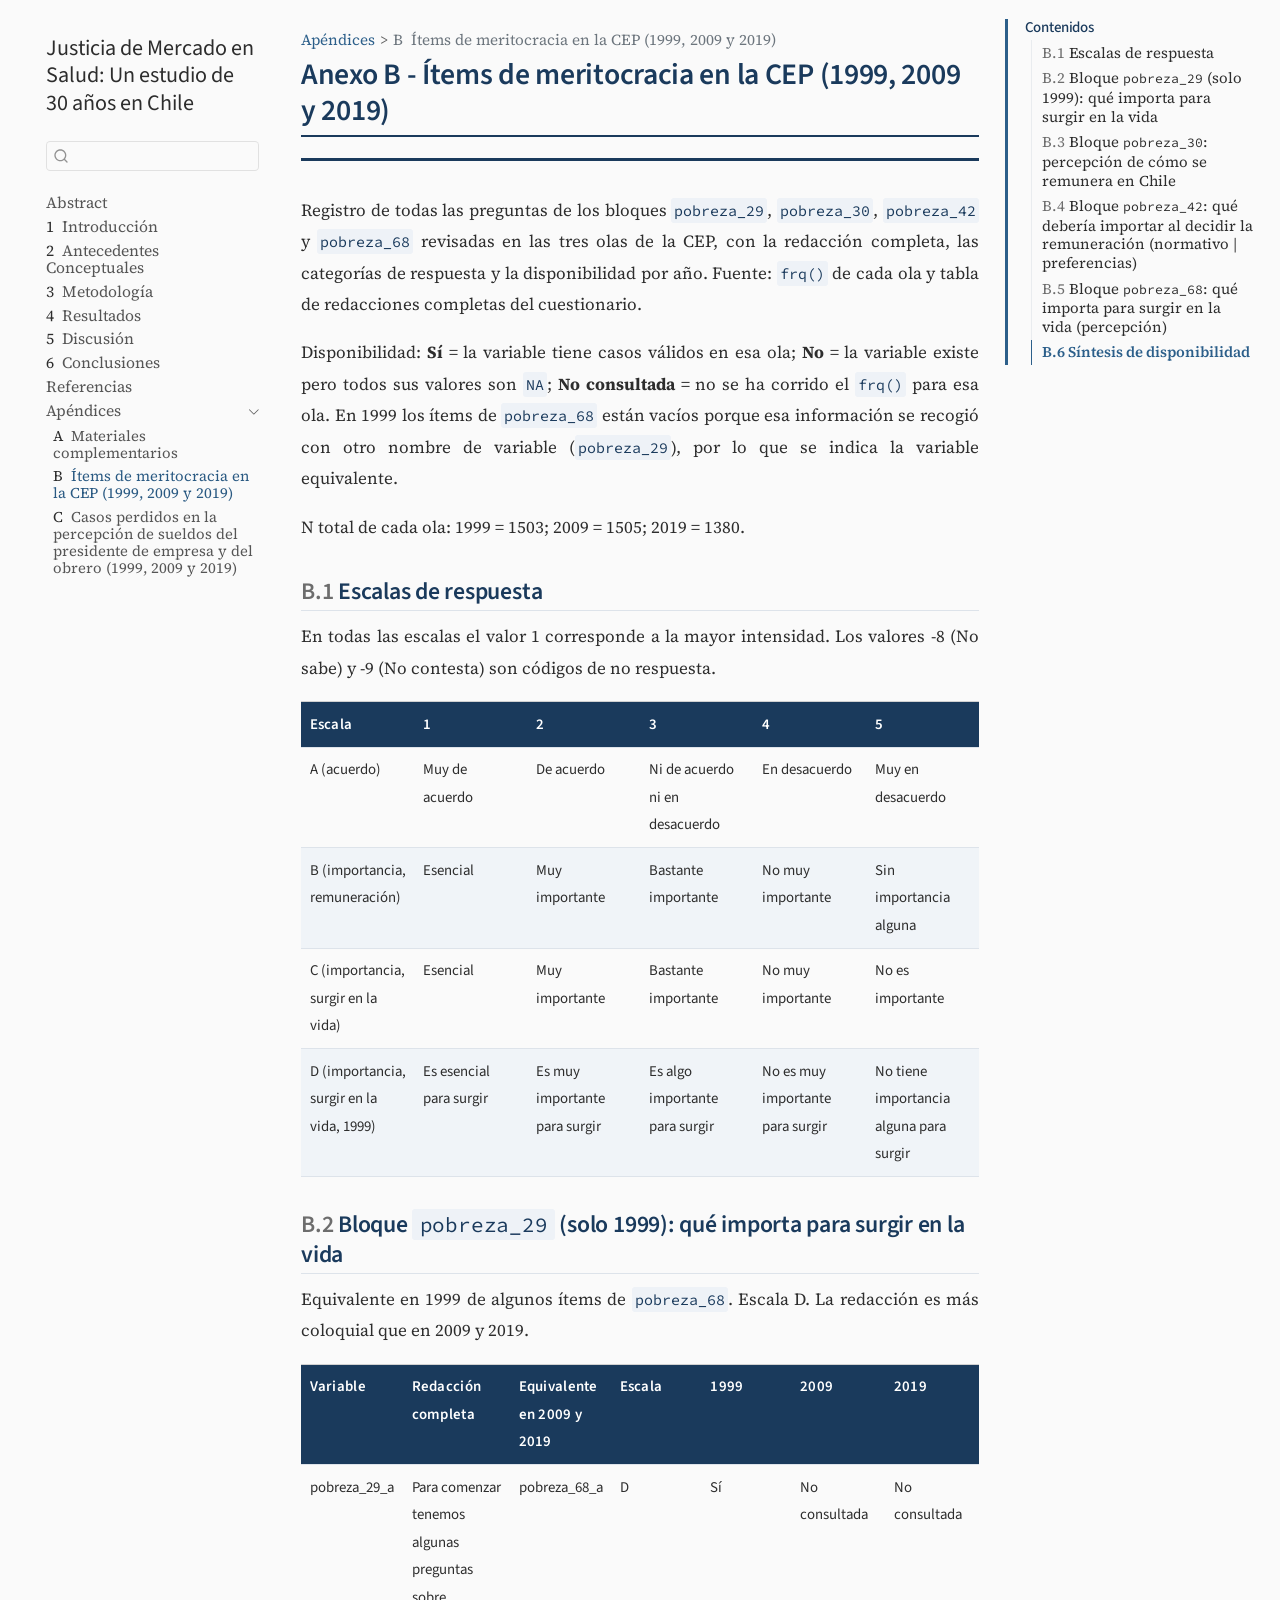
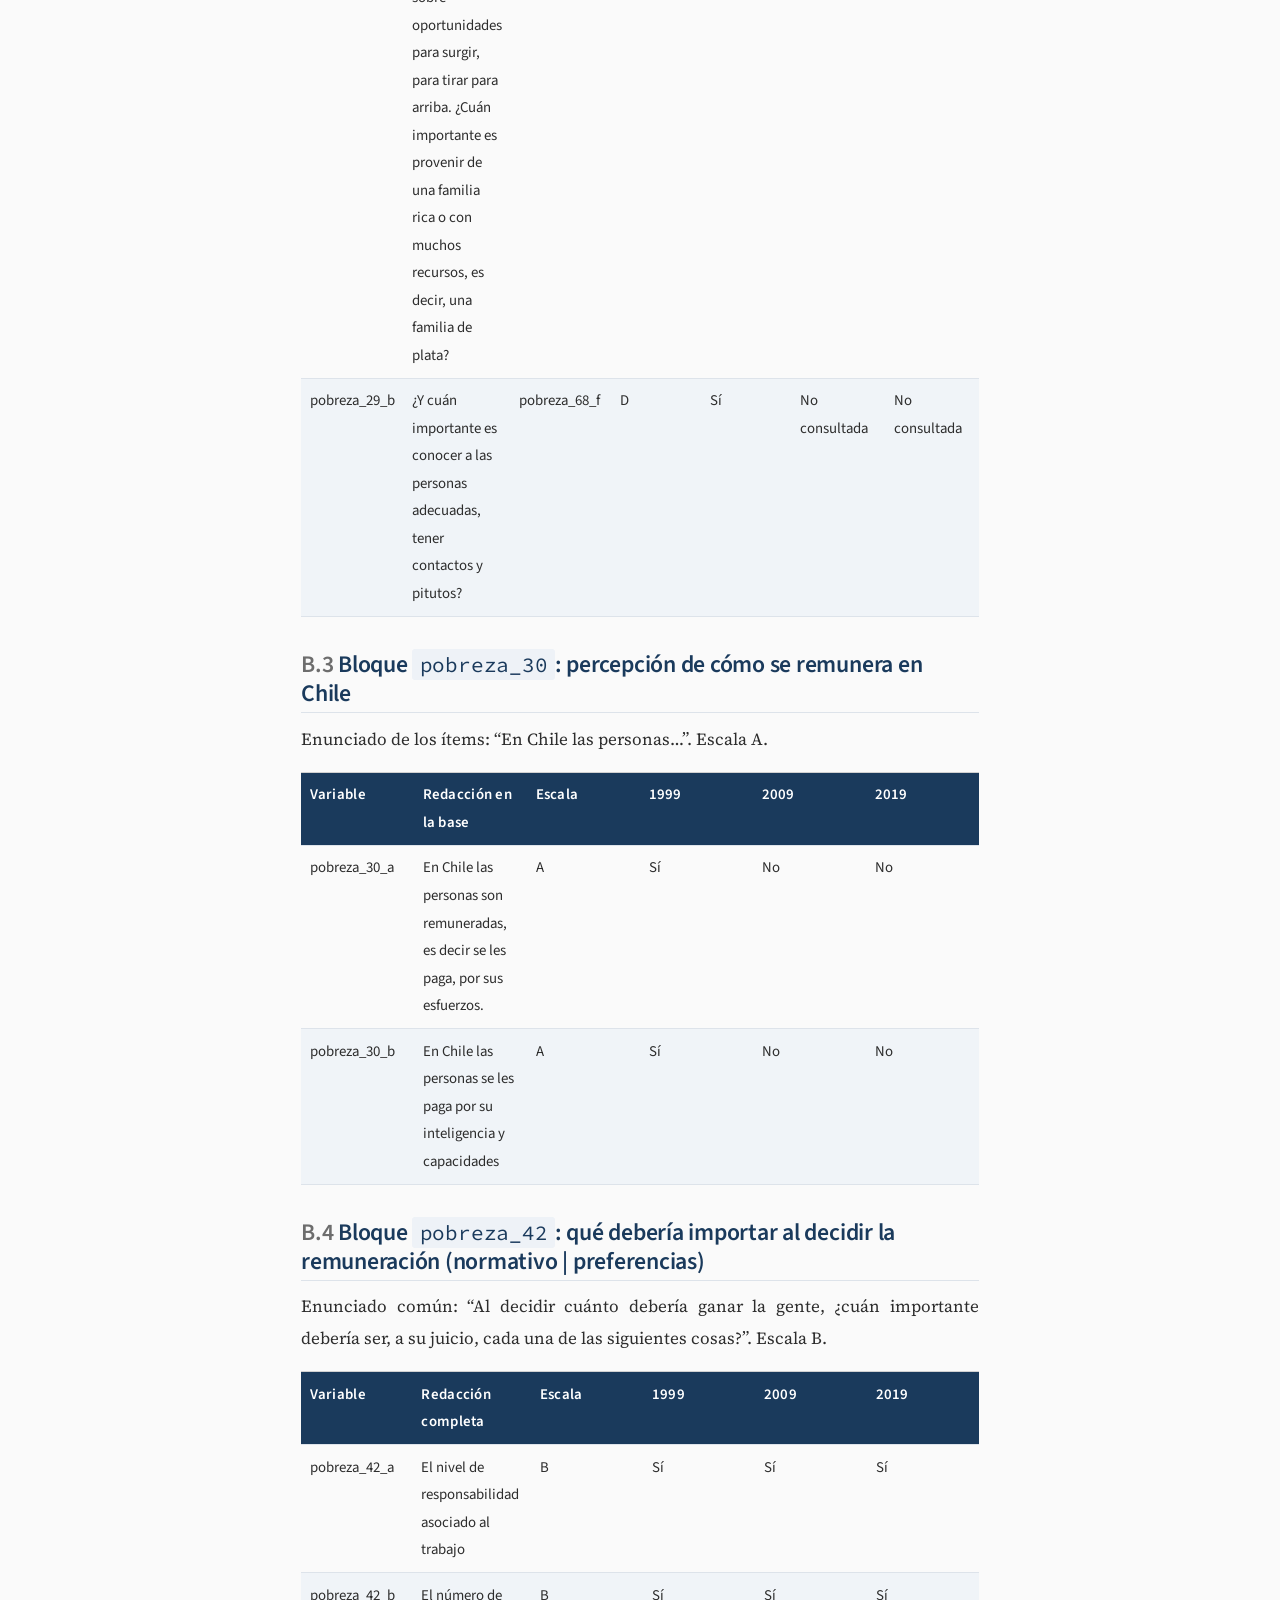
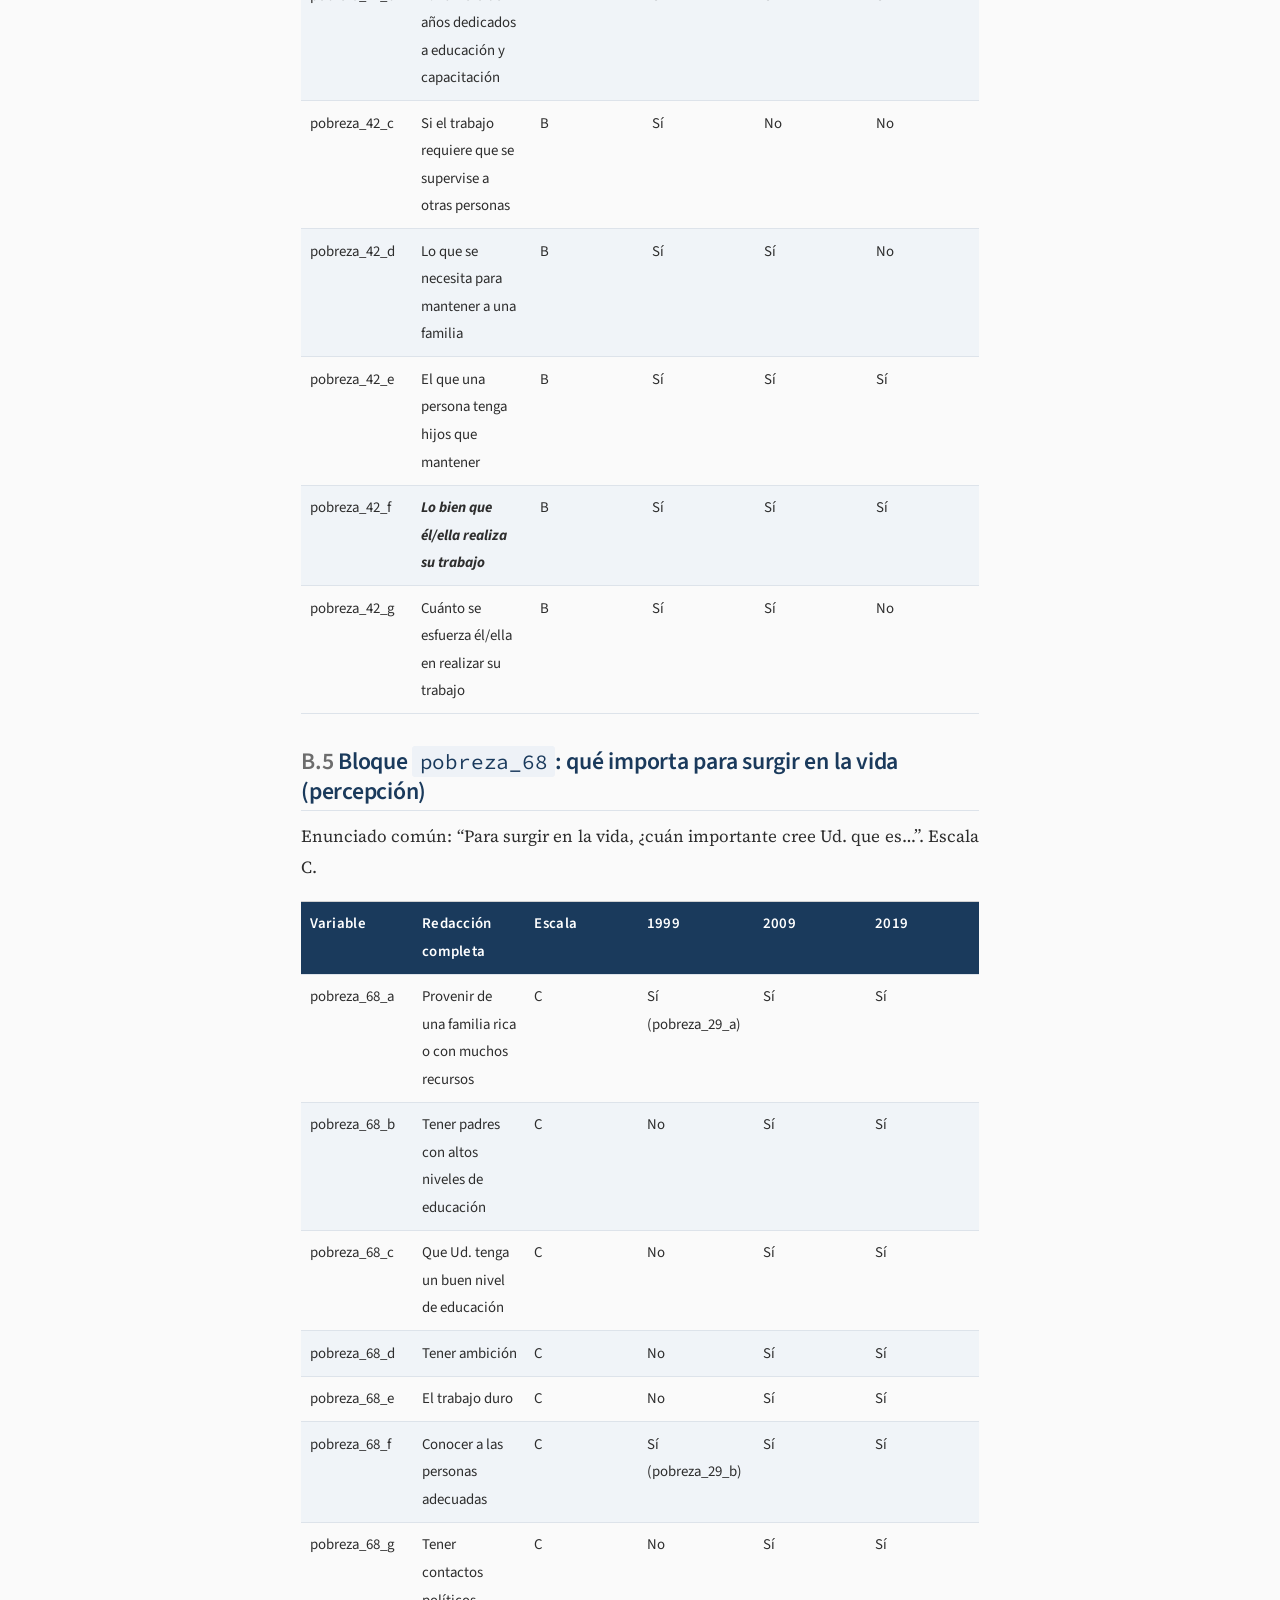
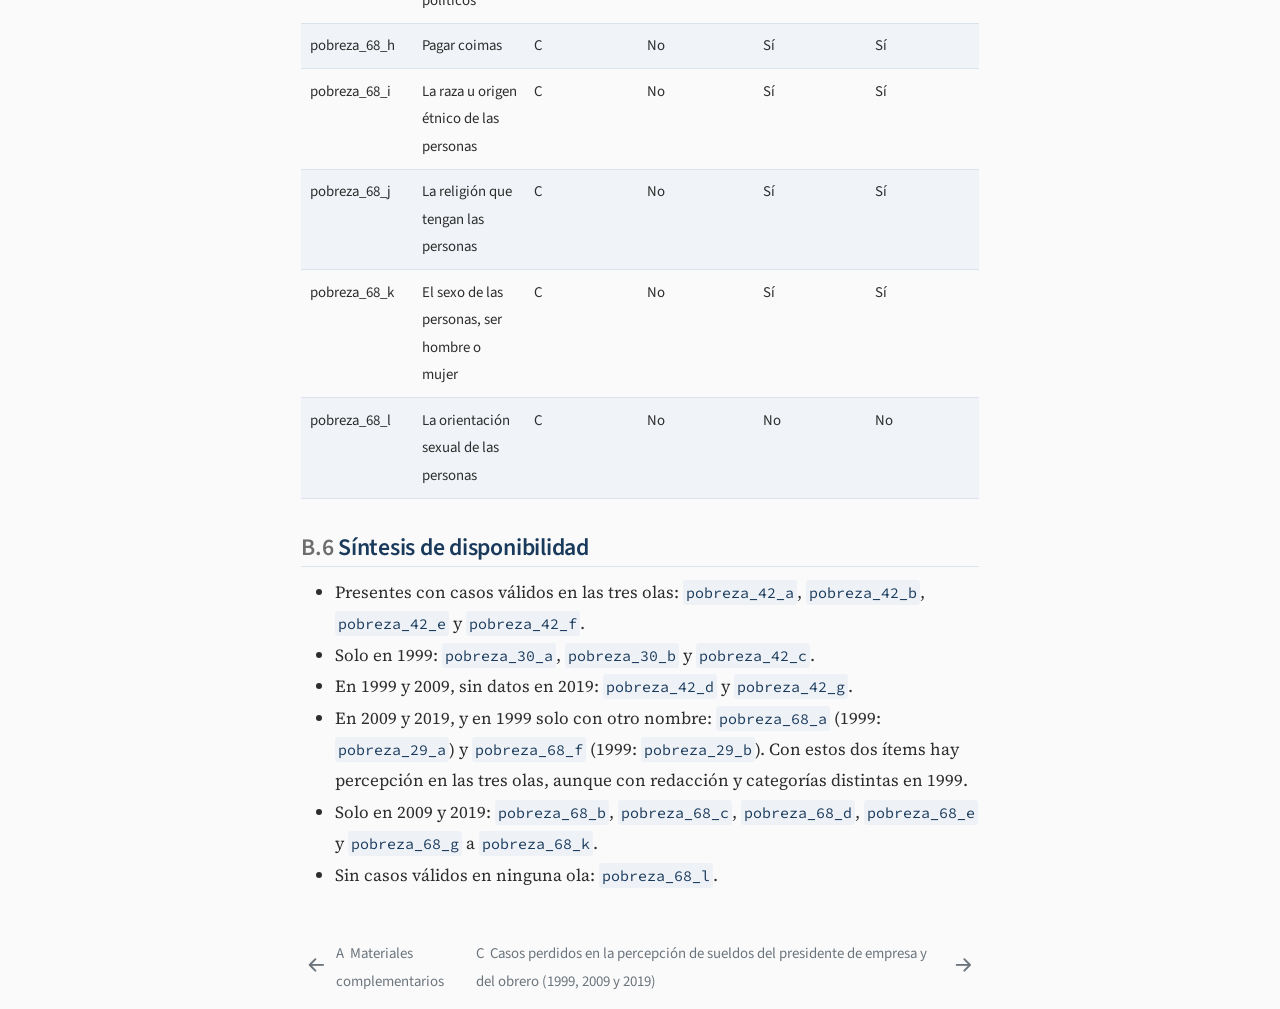
<file: docs/apendices/insumo-items-meritocracia.html>
<!DOCTYPE html>
<html xmlns="http://www.w3.org/1999/xhtml" lang="es" xml:lang="es"><head>

<meta charset="utf-8">
<meta name="generator" content="quarto-1.9.37">

<meta name="viewport" content="width=device-width, initial-scale=1.0, user-scalable=yes">


<title>Anexo B - Ítems de meritocracia en la CEP (1999, 2009 y 2019) – Justicia de Mercado en Salud: Un estudio de 30 años en Chile</title>
<style>
/* Default styles provided by pandoc.
** See https://pandoc.org/MANUAL.html#variables-for-html for config info.
*/
code{white-space: pre-wrap;}
span.smallcaps{font-variant: small-caps;}
div.columns{display: flex; gap: min(4vw, 1.5em);}
div.column{flex: auto; overflow-x: auto;}
div.hanging-indent{margin-left: 1.5em; text-indent: -1.5em;}
ul.task-list{list-style: none;}
ul.task-list li input[type="checkbox"] {
  width: 0.8em;
  margin: 0 0.8em 0.2em -1em; /* quarto-specific, see https://github.com/quarto-dev/quarto-cli/issues/4556 */ 
  vertical-align: middle;
}
</style>


<script src="../site_libs/quarto-nav/quarto-nav.js"></script>
<script src="../site_libs/quarto-nav/headroom.min.js"></script>
<script src="../site_libs/clipboard/clipboard.min.js"></script>
<script src="../site_libs/quarto-search/autocomplete.umd.js"></script>
<script src="../site_libs/quarto-search/fuse.min.js"></script>
<script src="../site_libs/quarto-search/quarto-search.js"></script>
<meta name="quarto:offset" content="../">
<link href="../apendices/insumo-na-sueldos-gerente-obrero.html" rel="next">
<link href="../apendices/a-materiales.html" rel="prev">
<script src="../site_libs/quarto-html/quarto.js" type="module"></script>
<script src="../site_libs/quarto-html/tabsets/tabsets.js" type="module"></script>
<script src="../site_libs/quarto-html/popper.min.js"></script>
<script src="../site_libs/quarto-html/tippy.umd.min.js"></script>
<script src="../site_libs/quarto-html/anchor.min.js"></script>
<link href="../site_libs/quarto-html/tippy.css" rel="stylesheet">
<link href="../site_libs/quarto-html/quarto-syntax-highlighting-a78d8428acffc242a42caa02e79d5e34.css" rel="stylesheet" id="quarto-text-highlighting-styles">
<script src="../site_libs/bootstrap/bootstrap.min.js"></script>
<link href="../site_libs/bootstrap/bootstrap-icons.css" rel="stylesheet">
<link href="../site_libs/bootstrap/bootstrap-a0f9a8dbc37401bc732d244eb483ce3d.min.css" rel="stylesheet" append-hash="true" id="quarto-bootstrap" data-mode="light">
<script id="quarto-search-options" type="application/json">{
  "location": "sidebar",
  "copy-button": false,
  "collapse-after": 3,
  "panel-placement": "start",
  "type": "textbox",
  "limit": 50,
  "keyboard-shortcut": [
    "f",
    "/",
    "s"
  ],
  "show-item-context": false,
  "language": {
    "search-no-results-text": "No se han encontrado resultados",
    "search-matching-documents-text": "documentos encontrados",
    "search-copy-link-title": "Copiar el enlace en la búsqueda",
    "search-hide-matches-text": "Ocultar resultados adicionales",
    "search-more-match-text": "resultado adicional en este documento",
    "search-more-matches-text": "resultados adicionales en este documento",
    "search-clear-button-title": "Borrar",
    "search-text-placeholder": "",
    "search-detached-cancel-button-title": "Cancelar",
    "search-submit-button-title": "Enviar",
    "search-label": "Buscar"
  }
}</script>
<style>html{ scroll-behavior: smooth; }</style>


</head>

<body class="nav-sidebar floating quarto-light">

<div id="quarto-search-results"></div>
  <header id="quarto-header" class="headroom fixed-top">
  <nav class="quarto-secondary-nav">
    <div class="container-fluid d-flex">
      <button type="button" class="quarto-btn-toggle btn" data-bs-toggle="collapse" role="button" data-bs-target=".quarto-sidebar-collapse-item" aria-controls="quarto-sidebar" aria-expanded="false" aria-label="Alternar barra lateral" onclick="if (window.quartoToggleHeadroom) { window.quartoToggleHeadroom(); }">
        <i class="bi bi-layout-text-sidebar-reverse"></i>
      </button>
        <nav class="quarto-page-breadcrumbs" aria-label="breadcrumb"><ol class="breadcrumb"><li class="breadcrumb-item"><a href="../apendices/a-materiales.html">Apéndices</a></li><li class="breadcrumb-item"><a href="../apendices/insumo-items-meritocracia.html"><span class="chapter-number">B</span>&nbsp; <span class="chapter-title">Ítems de meritocracia en la CEP (1999, 2009 y 2019)</span></a></li></ol></nav>
        <a class="flex-grow-1" role="navigation" data-bs-toggle="collapse" data-bs-target=".quarto-sidebar-collapse-item" aria-controls="quarto-sidebar" aria-expanded="false" aria-label="Alternar barra lateral" onclick="if (window.quartoToggleHeadroom) { window.quartoToggleHeadroom(); }">      
        </a>
      <button type="button" class="btn quarto-search-button" aria-label="Buscar" onclick="window.quartoOpenSearch();">
        <i class="bi bi-search"></i>
      </button>
    </div>
  </nav>
</header>
<!-- content -->
<div id="quarto-content" class="quarto-container page-columns page-rows-contents page-layout-article">
<!-- sidebar -->
  <nav id="quarto-sidebar" class="sidebar collapse collapse-horizontal quarto-sidebar-collapse-item sidebar-navigation floating overflow-auto">
    <div class="pt-lg-2 mt-2 text-left sidebar-header">
    <div class="sidebar-title mb-0 py-0">
      <a href="../">Justicia de Mercado en Salud: Un estudio de 30 años en Chile</a> 
    </div>
      </div>
        <div class="mt-2 flex-shrink-0 align-items-center">
        <div class="sidebar-search">
        <div id="quarto-search" class="" title="Buscar"></div>
        </div>
        </div>
    <div class="sidebar-menu-container"> 
    <ul class="list-unstyled mt-1">
        <li class="sidebar-item">
  <div class="sidebar-item-container"> 
  <a href="../index.html" class="sidebar-item-text sidebar-link">
 <span class="menu-text">Abstract</span></a>
  </div>
</li>
        <li class="sidebar-item">
  <div class="sidebar-item-container"> 
  <a href="../01-introduccion.html" class="sidebar-item-text sidebar-link">
 <span class="menu-text"><span class="chapter-number">1</span>&nbsp; <span class="chapter-title">Introducción</span></span></a>
  </div>
</li>
        <li class="sidebar-item">
  <div class="sidebar-item-container"> 
  <a href="../02-antecedentes.html" class="sidebar-item-text sidebar-link">
 <span class="menu-text"><span class="chapter-number">2</span>&nbsp; <span class="chapter-title">Antecedentes Conceptuales</span></span></a>
  </div>
</li>
        <li class="sidebar-item">
  <div class="sidebar-item-container"> 
  <a href="../03-metodologia.html" class="sidebar-item-text sidebar-link">
 <span class="menu-text"><span class="chapter-number">3</span>&nbsp; <span class="chapter-title">Metodología</span></span></a>
  </div>
</li>
        <li class="sidebar-item">
  <div class="sidebar-item-container"> 
  <a href="../04-resultados.html" class="sidebar-item-text sidebar-link">
 <span class="menu-text"><span class="chapter-number">4</span>&nbsp; <span class="chapter-title">Resultados</span></span></a>
  </div>
</li>
        <li class="sidebar-item">
  <div class="sidebar-item-container"> 
  <a href="../05-discusion.html" class="sidebar-item-text sidebar-link">
 <span class="menu-text"><span class="chapter-number">5</span>&nbsp; <span class="chapter-title">Discusión</span></span></a>
  </div>
</li>
        <li class="sidebar-item">
  <div class="sidebar-item-container"> 
  <a href="../06-conclusiones.html" class="sidebar-item-text sidebar-link">
 <span class="menu-text"><span class="chapter-number">6</span>&nbsp; <span class="chapter-title">Conclusiones</span></span></a>
  </div>
</li>
        <li class="sidebar-item">
  <div class="sidebar-item-container"> 
  <a href="../referencias.html" class="sidebar-item-text sidebar-link">
 <span class="menu-text">Referencias</span></a>
  </div>
</li>
        <li class="sidebar-item sidebar-item-section">
      <div class="sidebar-item-container"> 
            <a class="sidebar-item-text sidebar-link text-start" data-bs-toggle="collapse" data-bs-target="#quarto-sidebar-section-1" role="navigation" aria-expanded="true">
 <span class="menu-text">Apéndices</span></a>
          <a class="sidebar-item-toggle text-start" data-bs-toggle="collapse" data-bs-target="#quarto-sidebar-section-1" role="navigation" aria-expanded="true" aria-label="Alternar sección">
            <i class="bi bi-chevron-right ms-2"></i>
          </a> 
      </div>
      <ul id="quarto-sidebar-section-1" class="collapse list-unstyled sidebar-section depth1 show">  
          <li class="sidebar-item">
  <div class="sidebar-item-container"> 
  <a href="../apendices/a-materiales.html" class="sidebar-item-text sidebar-link">
 <span class="menu-text"><span class="chapter-number">A</span>&nbsp; <span class="chapter-title">Materiales complementarios</span></span></a>
  </div>
</li>
          <li class="sidebar-item">
  <div class="sidebar-item-container"> 
  <a href="../apendices/insumo-items-meritocracia.html" class="sidebar-item-text sidebar-link active">
 <span class="menu-text"><span class="chapter-number">B</span>&nbsp; <span class="chapter-title">Ítems de meritocracia en la CEP (1999, 2009 y 2019)</span></span></a>
  </div>
</li>
          <li class="sidebar-item">
  <div class="sidebar-item-container"> 
  <a href="../apendices/insumo-na-sueldos-gerente-obrero.html" class="sidebar-item-text sidebar-link">
 <span class="menu-text"><span class="chapter-number">C</span>&nbsp; <span class="chapter-title">Casos perdidos en la percepción de sueldos del presidente de empresa y del obrero (1999, 2009 y 2019)</span></span></a>
  </div>
</li>
      </ul>
  </li>
    </ul>
    </div>
</nav>
<div id="quarto-sidebar-glass" class="quarto-sidebar-collapse-item" data-bs-toggle="collapse" data-bs-target=".quarto-sidebar-collapse-item"></div>
<!-- margin-sidebar -->
    <div id="quarto-margin-sidebar" class="sidebar margin-sidebar">
        <nav id="TOC" role="doc-toc" class="toc-active">
    <h2 id="toc-title">Contenidos</h2>
   
  <ul>
  <li><a href="#escalas-de-respuesta" id="toc-escalas-de-respuesta" class="nav-link active" data-scroll-target="#escalas-de-respuesta"><span class="header-section-number">B.1</span> Escalas de respuesta</a></li>
  <li><a href="#bloque-pobreza_29-solo-1999-qué-importa-para-surgir-en-la-vida" id="toc-bloque-pobreza_29-solo-1999-qué-importa-para-surgir-en-la-vida" class="nav-link" data-scroll-target="#bloque-pobreza_29-solo-1999-qué-importa-para-surgir-en-la-vida"><span class="header-section-number">B.2</span> Bloque <code>pobreza_29</code> (solo 1999): qué importa para surgir en la vida</a></li>
  <li><a href="#bloque-pobreza_30-percepción-de-cómo-se-remunera-en-chile" id="toc-bloque-pobreza_30-percepción-de-cómo-se-remunera-en-chile" class="nav-link" data-scroll-target="#bloque-pobreza_30-percepción-de-cómo-se-remunera-en-chile"><span class="header-section-number">B.3</span> Bloque <code>pobreza_30</code>: percepción de cómo se remunera en Chile</a></li>
  <li><a href="#bloque-pobreza_42-qué-debería-importar-al-decidir-la-remuneración-normativo-preferencias" id="toc-bloque-pobreza_42-qué-debería-importar-al-decidir-la-remuneración-normativo-preferencias" class="nav-link" data-scroll-target="#bloque-pobreza_42-qué-debería-importar-al-decidir-la-remuneración-normativo-preferencias"><span class="header-section-number">B.4</span> Bloque <code>pobreza_42</code>: qué debería importar al decidir la remuneración (normativo | preferencias)</a></li>
  <li><a href="#bloque-pobreza_68-qué-importa-para-surgir-en-la-vida-percepción" id="toc-bloque-pobreza_68-qué-importa-para-surgir-en-la-vida-percepción" class="nav-link" data-scroll-target="#bloque-pobreza_68-qué-importa-para-surgir-en-la-vida-percepción"><span class="header-section-number">B.5</span> Bloque <code>pobreza_68</code>: qué importa para surgir en la vida (percepción)</a></li>
  <li><a href="#síntesis-de-disponibilidad" id="toc-síntesis-de-disponibilidad" class="nav-link" data-scroll-target="#síntesis-de-disponibilidad"><span class="header-section-number">B.6</span> Síntesis de disponibilidad</a></li>
  </ul>
</nav>
    </div>
<!-- main -->
<main class="content" id="quarto-document-content">

<header id="title-block-header" class="quarto-title-block default"><nav class="quarto-page-breadcrumbs quarto-title-breadcrumbs d-none d-lg-block" aria-label="breadcrumb"><ol class="breadcrumb"><li class="breadcrumb-item"><a href="../apendices/a-materiales.html">Apéndices</a></li><li class="breadcrumb-item"><a href="../apendices/insumo-items-meritocracia.html"><span class="chapter-number">B</span>&nbsp; <span class="chapter-title">Ítems de meritocracia en la CEP (1999, 2009 y 2019)</span></a></li></ol></nav>
<div class="quarto-title">
<h1 class="title"><span id="sec-anexo-meritocracia" class="quarto-section-identifier">Anexo B - Ítems de meritocracia en la CEP (1999, 2009 y 2019)</span></h1>
</div>



<div class="quarto-title-meta">

    
  
    
  </div>
  


</header>


<p>Registro de todas las preguntas de los bloques <code>pobreza_29</code>, <code>pobreza_30</code>, <code>pobreza_42</code> y <code>pobreza_68</code> revisadas en las tres olas de la CEP, con la redacción completa, las categorías de respuesta y la disponibilidad por año. Fuente: <code>frq()</code> de cada ola y tabla de redacciones completas del cuestionario.</p>
<p>Disponibilidad: <strong>Sí</strong> = la variable tiene casos válidos en esa ola; <strong>No</strong> = la variable existe pero todos sus valores son <code>NA</code>; <strong>No consultada</strong> = no se ha corrido el <code>frq()</code> para esa ola. En 1999 los ítems de <code>pobreza_68</code> están vacíos porque esa información se recogió con otro nombre de variable (<code>pobreza_29</code>), por lo que se indica la variable equivalente.</p>
<p>N total de cada ola: 1999 = 1503; 2009 = 1505; 2019 = 1380.</p>
<section id="escalas-de-respuesta" class="level2" data-number="B.1">
<h2 data-number="B.1" class="anchored" data-anchor-id="escalas-de-respuesta"><span class="header-section-number">B.1</span> Escalas de respuesta</h2>
<p>En todas las escalas el valor 1 corresponde a la mayor intensidad. Los valores -8 (No sabe) y -9 (No contesta) son códigos de no respuesta.</p>
<table class="caption-top table">
<colgroup>
<col style="width: 16%">
<col style="width: 16%">
<col style="width: 16%">
<col style="width: 16%">
<col style="width: 16%">
<col style="width: 16%">
</colgroup>
<thead>
<tr class="header">
<th>Escala</th>
<th>1</th>
<th>2</th>
<th>3</th>
<th>4</th>
<th>5</th>
</tr>
</thead>
<tbody>
<tr class="odd">
<td>A (acuerdo)</td>
<td>Muy de acuerdo</td>
<td>De acuerdo</td>
<td>Ni de acuerdo ni en desacuerdo</td>
<td>En desacuerdo</td>
<td>Muy en desacuerdo</td>
</tr>
<tr class="even">
<td>B (importancia, remuneración)</td>
<td>Esencial</td>
<td>Muy importante</td>
<td>Bastante importante</td>
<td>No muy importante</td>
<td>Sin importancia alguna</td>
</tr>
<tr class="odd">
<td>C (importancia, surgir en la vida)</td>
<td>Esencial</td>
<td>Muy importante</td>
<td>Bastante importante</td>
<td>No muy importante</td>
<td>No es importante</td>
</tr>
<tr class="even">
<td>D (importancia, surgir en la vida, 1999)</td>
<td>Es esencial para surgir</td>
<td>Es muy importante para surgir</td>
<td>Es algo importante para surgir</td>
<td>No es muy importante para surgir</td>
<td>No tiene importancia alguna para surgir</td>
</tr>
</tbody>
</table>
</section>
<section id="bloque-pobreza_29-solo-1999-qué-importa-para-surgir-en-la-vida" class="level2" data-number="B.2">
<h2 data-number="B.2" class="anchored" data-anchor-id="bloque-pobreza_29-solo-1999-qué-importa-para-surgir-en-la-vida"><span class="header-section-number">B.2</span> Bloque <code>pobreza_29</code> (solo 1999): qué importa para surgir en la vida</h2>
<p>Equivalente en 1999 de algunos ítems de <code>pobreza_68</code>. Escala D. La redacción es más coloquial que en 2009 y 2019.</p>
<table class="caption-top table">
<colgroup>
<col style="width: 14%">
<col style="width: 14%">
<col style="width: 14%">
<col style="width: 14%">
<col style="width: 14%">
<col style="width: 14%">
<col style="width: 14%">
</colgroup>
<thead>
<tr class="header">
<th>Variable</th>
<th>Redacción completa</th>
<th>Equivalente en 2009 y 2019</th>
<th>Escala</th>
<th>1999</th>
<th>2009</th>
<th>2019</th>
</tr>
</thead>
<tbody>
<tr class="odd">
<td>pobreza_29_a</td>
<td>Para comenzar tenemos algunas preguntas sobre oportunidades para surgir, para tirar para arriba. ¿Cuán importante es provenir de una familia rica o con muchos recursos, es decir, una familia de plata?</td>
<td>pobreza_68_a</td>
<td>D</td>
<td>Sí</td>
<td>No consultada</td>
<td>No consultada</td>
</tr>
<tr class="even">
<td>pobreza_29_b</td>
<td>¿Y cuán importante es conocer a las personas adecuadas, tener contactos y pitutos?</td>
<td>pobreza_68_f</td>
<td>D</td>
<td>Sí</td>
<td>No consultada</td>
<td>No consultada</td>
</tr>
</tbody>
</table>
</section>
<section id="bloque-pobreza_30-percepción-de-cómo-se-remunera-en-chile" class="level2" data-number="B.3">
<h2 data-number="B.3" class="anchored" data-anchor-id="bloque-pobreza_30-percepción-de-cómo-se-remunera-en-chile"><span class="header-section-number">B.3</span> Bloque <code>pobreza_30</code>: percepción de cómo se remunera en Chile</h2>
<p>Enunciado de los ítems: “En Chile las personas…”. Escala A.</p>
<table class="caption-top table">
<colgroup>
<col style="width: 16%">
<col style="width: 16%">
<col style="width: 16%">
<col style="width: 16%">
<col style="width: 16%">
<col style="width: 16%">
</colgroup>
<thead>
<tr class="header">
<th>Variable</th>
<th>Redacción en la base</th>
<th>Escala</th>
<th>1999</th>
<th>2009</th>
<th>2019</th>
</tr>
</thead>
<tbody>
<tr class="odd">
<td>pobreza_30_a</td>
<td>En Chile las personas son remuneradas, es decir se les paga, por sus esfuerzos.</td>
<td>A</td>
<td>Sí</td>
<td>No</td>
<td>No</td>
</tr>
<tr class="even">
<td>pobreza_30_b</td>
<td>En Chile las personas se les paga por su inteligencia y capacidades</td>
<td>A</td>
<td>Sí</td>
<td>No</td>
<td>No</td>
</tr>
</tbody>
</table>
</section>
<section id="bloque-pobreza_42-qué-debería-importar-al-decidir-la-remuneración-normativo-preferencias" class="level2" data-number="B.4">
<h2 data-number="B.4" class="anchored" data-anchor-id="bloque-pobreza_42-qué-debería-importar-al-decidir-la-remuneración-normativo-preferencias"><span class="header-section-number">B.4</span> Bloque <code>pobreza_42</code>: qué debería importar al decidir la remuneración (normativo | preferencias)</h2>
<p>Enunciado común: “Al decidir cuánto debería ganar la gente, ¿cuán importante debería ser, a su juicio, cada una de las siguientes cosas?”. Escala B.</p>
<table class="caption-top table">
<colgroup>
<col style="width: 16%">
<col style="width: 16%">
<col style="width: 16%">
<col style="width: 16%">
<col style="width: 16%">
<col style="width: 16%">
</colgroup>
<thead>
<tr class="header">
<th>Variable</th>
<th>Redacción completa</th>
<th>Escala</th>
<th>1999</th>
<th>2009</th>
<th>2019</th>
</tr>
</thead>
<tbody>
<tr class="odd">
<td>pobreza_42_a</td>
<td>El nivel de responsabilidad asociado al trabajo</td>
<td>B</td>
<td>Sí</td>
<td>Sí</td>
<td>Sí</td>
</tr>
<tr class="even">
<td>pobreza_42_b</td>
<td>El número de años dedicados a educación y capacitación</td>
<td>B</td>
<td>Sí</td>
<td>Sí</td>
<td>Sí</td>
</tr>
<tr class="odd">
<td>pobreza_42_c</td>
<td>Si el trabajo requiere que se supervise a otras personas</td>
<td>B</td>
<td>Sí</td>
<td>No</td>
<td>No</td>
</tr>
<tr class="even">
<td>pobreza_42_d</td>
<td>Lo que se necesita para mantener a una familia</td>
<td>B</td>
<td>Sí</td>
<td>Sí</td>
<td>No</td>
</tr>
<tr class="odd">
<td>pobreza_42_e</td>
<td>El que una persona tenga hijos que mantener</td>
<td>B</td>
<td>Sí</td>
<td>Sí</td>
<td>Sí</td>
</tr>
<tr class="even">
<td>pobreza_42_f</td>
<td><strong><em>Lo bien que él/ella realiza su trabajo</em></strong></td>
<td>B</td>
<td>Sí</td>
<td>Sí</td>
<td>Sí</td>
</tr>
<tr class="odd">
<td>pobreza_42_g</td>
<td>Cuánto se esfuerza él/ella en realizar su trabajo</td>
<td>B</td>
<td>Sí</td>
<td>Sí</td>
<td>No</td>
</tr>
</tbody>
</table>
</section>
<section id="bloque-pobreza_68-qué-importa-para-surgir-en-la-vida-percepción" class="level2" data-number="B.5">
<h2 data-number="B.5" class="anchored" data-anchor-id="bloque-pobreza_68-qué-importa-para-surgir-en-la-vida-percepción"><span class="header-section-number">B.5</span> Bloque <code>pobreza_68</code>: qué importa para surgir en la vida (percepción)</h2>
<p>Enunciado común: “Para surgir en la vida, ¿cuán importante cree Ud. que es…”. Escala C.</p>
<table class="caption-top table">
<colgroup>
<col style="width: 16%">
<col style="width: 16%">
<col style="width: 16%">
<col style="width: 16%">
<col style="width: 16%">
<col style="width: 16%">
</colgroup>
<thead>
<tr class="header">
<th>Variable</th>
<th>Redacción completa</th>
<th>Escala</th>
<th>1999</th>
<th>2009</th>
<th>2019</th>
</tr>
</thead>
<tbody>
<tr class="odd">
<td>pobreza_68_a</td>
<td>Provenir de una familia rica o con muchos recursos</td>
<td>C</td>
<td>Sí (pobreza_29_a)</td>
<td>Sí</td>
<td>Sí</td>
</tr>
<tr class="even">
<td>pobreza_68_b</td>
<td>Tener padres con altos niveles de educación</td>
<td>C</td>
<td>No</td>
<td>Sí</td>
<td>Sí</td>
</tr>
<tr class="odd">
<td>pobreza_68_c</td>
<td>Que Ud. tenga un buen nivel de educación</td>
<td>C</td>
<td>No</td>
<td>Sí</td>
<td>Sí</td>
</tr>
<tr class="even">
<td>pobreza_68_d</td>
<td>Tener ambición</td>
<td>C</td>
<td>No</td>
<td>Sí</td>
<td>Sí</td>
</tr>
<tr class="odd">
<td>pobreza_68_e</td>
<td>El trabajo duro</td>
<td>C</td>
<td>No</td>
<td>Sí</td>
<td>Sí</td>
</tr>
<tr class="even">
<td>pobreza_68_f</td>
<td>Conocer a las personas adecuadas</td>
<td>C</td>
<td>Sí (pobreza_29_b)</td>
<td>Sí</td>
<td>Sí</td>
</tr>
<tr class="odd">
<td>pobreza_68_g</td>
<td>Tener contactos políticos</td>
<td>C</td>
<td>No</td>
<td>Sí</td>
<td>Sí</td>
</tr>
<tr class="even">
<td>pobreza_68_h</td>
<td>Pagar coimas</td>
<td>C</td>
<td>No</td>
<td>Sí</td>
<td>Sí</td>
</tr>
<tr class="odd">
<td>pobreza_68_i</td>
<td>La raza u origen étnico de las personas</td>
<td>C</td>
<td>No</td>
<td>Sí</td>
<td>Sí</td>
</tr>
<tr class="even">
<td>pobreza_68_j</td>
<td>La religión que tengan las personas</td>
<td>C</td>
<td>No</td>
<td>Sí</td>
<td>Sí</td>
</tr>
<tr class="odd">
<td>pobreza_68_k</td>
<td>El sexo de las personas, ser hombre o mujer</td>
<td>C</td>
<td>No</td>
<td>Sí</td>
<td>Sí</td>
</tr>
<tr class="even">
<td>pobreza_68_l</td>
<td>La orientación sexual de las personas</td>
<td>C</td>
<td>No</td>
<td>No</td>
<td>No</td>
</tr>
</tbody>
</table>
</section>
<section id="síntesis-de-disponibilidad" class="level2" data-number="B.6">
<h2 data-number="B.6" class="anchored" data-anchor-id="síntesis-de-disponibilidad"><span class="header-section-number">B.6</span> Síntesis de disponibilidad</h2>
<ul>
<li>Presentes con casos válidos en las tres olas: <code>pobreza_42_a</code>, <code>pobreza_42_b</code>, <code>pobreza_42_e</code> y <code>pobreza_42_f</code>.</li>
<li>Solo en 1999: <code>pobreza_30_a</code>, <code>pobreza_30_b</code> y <code>pobreza_42_c</code>.</li>
<li>En 1999 y 2009, sin datos en 2019: <code>pobreza_42_d</code> y <code>pobreza_42_g</code>.</li>
<li>En 2009 y 2019, y en 1999 solo con otro nombre: <code>pobreza_68_a</code> (1999: <code>pobreza_29_a</code>) y <code>pobreza_68_f</code> (1999: <code>pobreza_29_b</code>). Con estos dos ítems hay percepción en las tres olas, aunque con redacción y categorías distintas en 1999.</li>
<li>Solo en 2009 y 2019: <code>pobreza_68_b</code>, <code>pobreza_68_c</code>, <code>pobreza_68_d</code>, <code>pobreza_68_e</code> y <code>pobreza_68_g</code> a <code>pobreza_68_k</code>.</li>
<li>Sin casos válidos en ninguna ola: <code>pobreza_68_l</code>.</li>
</ul>


</section>

</main> <!-- /main -->
<script id="quarto-html-after-body" type="application/javascript">
  window.document.addEventListener("DOMContentLoaded", function (event) {
    const icon = "";
    const anchorJS = new window.AnchorJS();
    anchorJS.options = {
      placement: 'right',
      icon: icon
    };
    anchorJS.add('.anchored');
    const isCodeAnnotation = (el) => {
      for (const clz of el.classList) {
        if (clz.startsWith('code-annotation-')) {                     
          return true;
        }
      }
      return false;
    }
    const onCopySuccess = function(e) {
      // button target
      const button = e.trigger;
      // don't keep focus
      button.blur();
      // flash "checked"
      button.classList.add('code-copy-button-checked');
      var currentTitle = button.getAttribute("title");
      button.setAttribute("title", "Copiado");
      let tooltip;
      if (window.bootstrap) {
        button.setAttribute("data-bs-toggle", "tooltip");
        button.setAttribute("data-bs-placement", "left");
        button.setAttribute("data-bs-title", "Copiado");
        tooltip = new bootstrap.Tooltip(button, 
          { trigger: "manual", 
            customClass: "code-copy-button-tooltip",
            offset: [0, -8]});
        tooltip.show();    
      }
      setTimeout(function() {
        if (tooltip) {
          tooltip.hide();
          button.removeAttribute("data-bs-title");
          button.removeAttribute("data-bs-toggle");
          button.removeAttribute("data-bs-placement");
        }
        button.setAttribute("title", currentTitle);
        button.classList.remove('code-copy-button-checked');
      }, 1000);
      // clear code selection
      e.clearSelection();
    }
    const getTextToCopy = function(trigger) {
      const outerScaffold = trigger.parentElement.cloneNode(true);
      const codeEl = outerScaffold.querySelector('code');
      for (const childEl of codeEl.children) {
        if (isCodeAnnotation(childEl)) {
          childEl.remove();
        }
      }
      return codeEl.innerText;
    }
    const clipboard = new window.ClipboardJS('.code-copy-button:not([data-in-quarto-modal])', {
      text: getTextToCopy
    });
    clipboard.on('success', onCopySuccess);
    if (window.document.getElementById('quarto-embedded-source-code-modal')) {
      const clipboardModal = new window.ClipboardJS('.code-copy-button[data-in-quarto-modal]', {
        text: getTextToCopy,
        container: window.document.getElementById('quarto-embedded-source-code-modal')
      });
      clipboardModal.on('success', onCopySuccess);
    }
      var localhostRegex = new RegExp(/^(?:http|https):\/\/localhost\:?[0-9]*\//);
      var mailtoRegex = new RegExp(/^mailto:/);
        var filterRegex = new RegExp('/' + window.location.host + '/');
      var isInternal = (href) => {
          return filterRegex.test(href) || localhostRegex.test(href) || mailtoRegex.test(href);
      }
      // Inspect non-navigation links and adorn them if external
     var links = window.document.querySelectorAll('a[href]:not(.nav-link):not(.navbar-brand):not(.toc-action):not(.sidebar-link):not(.sidebar-item-toggle):not(.pagination-link):not(.no-external):not([aria-hidden]):not(.dropdown-item):not(.quarto-navigation-tool):not(.about-link)');
      for (var i=0; i<links.length; i++) {
        const link = links[i];
        if (!isInternal(link.href)) {
          // undo the damage that might have been done by quarto-nav.js in the case of
          // links that we want to consider external
          if (link.dataset.originalHref !== undefined) {
            link.href = link.dataset.originalHref;
          }
        }
      }
    function tippyHover(el, contentFn, onTriggerFn, onUntriggerFn) {
      const config = {
        allowHTML: true,
        maxWidth: 500,
        delay: 100,
        arrow: false,
        appendTo: function(el) {
            return el.parentElement;
        },
        interactive: true,
        interactiveBorder: 10,
        theme: 'quarto',
        placement: 'bottom-start',
      };
      if (contentFn) {
        config.content = contentFn;
      }
      if (onTriggerFn) {
        config.onTrigger = onTriggerFn;
      }
      if (onUntriggerFn) {
        config.onUntrigger = onUntriggerFn;
      }
      window.tippy(el, config); 
    }
    const noterefs = window.document.querySelectorAll('a[role="doc-noteref"]');
    for (var i=0; i<noterefs.length; i++) {
      const ref = noterefs[i];
      tippyHover(ref, function() {
        // use id or data attribute instead here
        let href = ref.getAttribute('data-footnote-href') || ref.getAttribute('href');
        try { href = new URL(href).hash; } catch {}
        const id = href.replace(/^#\/?/, "");
        const note = window.document.getElementById(id);
        if (note) {
          return note.innerHTML;
        } else {
          return "";
        }
      });
    }
    const xrefs = window.document.querySelectorAll('a.quarto-xref');
    const processXRef = (id, note) => {
      // Strip column container classes
      const stripColumnClz = (el) => {
        el.classList.remove("page-full", "page-columns");
        if (el.children) {
          for (const child of el.children) {
            stripColumnClz(child);
          }
        }
      }
      stripColumnClz(note)
      if (id === null || id.startsWith('sec-')) {
        // Special case sections, only their first couple elements
        const container = document.createElement("div");
        if (note.children && note.children.length > 2) {
          container.appendChild(note.children[0].cloneNode(true));
          for (let i = 1; i < note.children.length; i++) {
            const child = note.children[i];
            if (child.tagName === "P" && child.innerText === "") {
              continue;
            } else {
              container.appendChild(child.cloneNode(true));
              break;
            }
          }
          if (window.Quarto?.typesetMath) {
            window.Quarto.typesetMath(container);
          }
          return container.innerHTML
        } else {
          if (window.Quarto?.typesetMath) {
            window.Quarto.typesetMath(note);
          }
          return note.innerHTML;
        }
      } else {
        // Remove any anchor links if they are present
        const anchorLink = note.querySelector('a.anchorjs-link');
        if (anchorLink) {
          anchorLink.remove();
        }
        if (window.Quarto?.typesetMath) {
          window.Quarto.typesetMath(note);
        }
        if (note.classList.contains("callout")) {
          return note.outerHTML;
        } else {
          return note.innerHTML;
        }
      }
    }
    for (var i=0; i<xrefs.length; i++) {
      const xref = xrefs[i];
      tippyHover(xref, undefined, function(instance) {
        instance.disable();
        let url = xref.getAttribute('href');
        let hash = undefined; 
        if (url.startsWith('#')) {
          hash = url;
        } else {
          try { hash = new URL(url).hash; } catch {}
        }
        if (hash) {
          const id = hash.replace(/^#\/?/, "");
          const note = window.document.getElementById(id);
          if (note !== null) {
            try {
              const html = processXRef(id, note.cloneNode(true));
              instance.setContent(html);
            } finally {
              instance.enable();
              instance.show();
            }
          } else {
            // See if we can fetch this
            fetch(url.split('#')[0])
            .then(res => res.text())
            .then(html => {
              const parser = new DOMParser();
              const htmlDoc = parser.parseFromString(html, "text/html");
              const note = htmlDoc.getElementById(id);
              if (note !== null) {
                const html = processXRef(id, note);
                instance.setContent(html);
              } 
            }).finally(() => {
              instance.enable();
              instance.show();
            });
          }
        } else {
          // See if we can fetch a full url (with no hash to target)
          // This is a special case and we should probably do some content thinning / targeting
          fetch(url)
          .then(res => res.text())
          .then(html => {
            const parser = new DOMParser();
            const htmlDoc = parser.parseFromString(html, "text/html");
            const note = htmlDoc.querySelector('main.content');
            if (note !== null) {
              // This should only happen for chapter cross references
              // (since there is no id in the URL)
              // remove the first header
              if (note.children.length > 0 && note.children[0].tagName === "HEADER") {
                note.children[0].remove();
              }
              const html = processXRef(null, note);
              instance.setContent(html);
            } 
          }).finally(() => {
            instance.enable();
            instance.show();
          });
        }
      }, function(instance) {
      });
    }
        let selectedAnnoteEl;
        const selectorForAnnotation = ( cell, annotation) => {
          let cellAttr = 'data-code-cell="' + cell + '"';
          let lineAttr = 'data-code-annotation="' +  annotation + '"';
          const selector = 'span[' + cellAttr + '][' + lineAttr + ']';
          return selector;
        }
        const selectCodeLines = (annoteEl) => {
          const doc = window.document;
          const targetCell = annoteEl.getAttribute("data-target-cell");
          const targetAnnotation = annoteEl.getAttribute("data-target-annotation");
          const annoteSpan = window.document.querySelector(selectorForAnnotation(targetCell, targetAnnotation));
          const lines = annoteSpan.getAttribute("data-code-lines").split(",");
          const lineIds = lines.map((line) => {
            return targetCell + "-" + line;
          })
          let top = null;
          let height = null;
          let parent = null;
          if (lineIds.length > 0) {
              //compute the position of the single el (top and bottom and make a div)
              const el = window.document.getElementById(lineIds[0]);
              top = el.offsetTop;
              height = el.offsetHeight;
              parent = el.parentElement.parentElement;
            if (lineIds.length > 1) {
              const lastEl = window.document.getElementById(lineIds[lineIds.length - 1]);
              const bottom = lastEl.offsetTop + lastEl.offsetHeight;
              height = bottom - top;
            }
            if (top !== null && height !== null && parent !== null) {
              // cook up a div (if necessary) and position it 
              let div = window.document.getElementById("code-annotation-line-highlight");
              if (div === null) {
                div = window.document.createElement("div");
                div.setAttribute("id", "code-annotation-line-highlight");
                div.style.position = 'absolute';
                parent.appendChild(div);
              }
              div.style.top = top - 2 + "px";
              div.style.height = height + 4 + "px";
              div.style.left = 0;
              let gutterDiv = window.document.getElementById("code-annotation-line-highlight-gutter");
              if (gutterDiv === null) {
                gutterDiv = window.document.createElement("div");
                gutterDiv.setAttribute("id", "code-annotation-line-highlight-gutter");
                gutterDiv.style.position = 'absolute';
                const codeCell = window.document.getElementById(targetCell);
                const gutter = codeCell.querySelector('.code-annotation-gutter');
                gutter.appendChild(gutterDiv);
              }
              gutterDiv.style.top = top - 2 + "px";
              gutterDiv.style.height = height + 4 + "px";
            }
            selectedAnnoteEl = annoteEl;
          }
        };
        const unselectCodeLines = () => {
          const elementsIds = ["code-annotation-line-highlight", "code-annotation-line-highlight-gutter"];
          elementsIds.forEach((elId) => {
            const div = window.document.getElementById(elId);
            if (div) {
              div.remove();
            }
          });
          selectedAnnoteEl = undefined;
        };
          // Handle positioning of the toggle
      window.addEventListener(
        "resize",
        throttle(() => {
          elRect = undefined;
          if (selectedAnnoteEl) {
            selectCodeLines(selectedAnnoteEl);
          }
        }, 10)
      );
      function throttle(fn, ms) {
      let throttle = false;
      let timer;
        return (...args) => {
          if(!throttle) { // first call gets through
              fn.apply(this, args);
              throttle = true;
          } else { // all the others get throttled
              if(timer) clearTimeout(timer); // cancel #2
              timer = setTimeout(() => {
                fn.apply(this, args);
                timer = throttle = false;
              }, ms);
          }
        };
      }
        // Attach click handler to the DT
        const annoteDls = window.document.querySelectorAll('dt[data-target-cell]');
        for (const annoteDlNode of annoteDls) {
          annoteDlNode.addEventListener('click', (event) => {
            const clickedEl = event.target;
            if (clickedEl !== selectedAnnoteEl) {
              unselectCodeLines();
              const activeEl = window.document.querySelector('dt[data-target-cell].code-annotation-active');
              if (activeEl) {
                activeEl.classList.remove('code-annotation-active');
              }
              selectCodeLines(clickedEl);
              clickedEl.classList.add('code-annotation-active');
            } else {
              // Unselect the line
              unselectCodeLines();
              clickedEl.classList.remove('code-annotation-active');
            }
          });
        }
    const findCites = (el) => {
      const parentEl = el.parentElement;
      if (parentEl) {
        const cites = parentEl.dataset.cites;
        if (cites) {
          return {
            el,
            cites: cites.split(' ')
          };
        } else {
          return findCites(el.parentElement)
        }
      } else {
        return undefined;
      }
    };
    var bibliorefs = window.document.querySelectorAll('a[role="doc-biblioref"]');
    for (var i=0; i<bibliorefs.length; i++) {
      const ref = bibliorefs[i];
      const citeInfo = findCites(ref);
      if (citeInfo) {
        tippyHover(citeInfo.el, function() {
          var popup = window.document.createElement('div');
          citeInfo.cites.forEach(function(cite) {
            var citeDiv = window.document.createElement('div');
            citeDiv.classList.add('hanging-indent');
            citeDiv.classList.add('csl-entry');
            var biblioDiv = window.document.getElementById('ref-' + cite);
            if (biblioDiv) {
              citeDiv.innerHTML = biblioDiv.innerHTML;
            }
            popup.appendChild(citeDiv);
          });
          return popup.innerHTML;
        });
      }
    }
  });
  </script>
<nav class="page-navigation">
  <div class="nav-page nav-page-previous">
      <a href="../apendices/a-materiales.html" class="pagination-link" aria-label="Materiales complementarios">
        <i class="bi bi-arrow-left-short"></i> <span class="nav-page-text"><span class="chapter-number">A</span>&nbsp; <span class="chapter-title">Materiales complementarios</span></span>
      </a>          
  </div>
  <div class="nav-page nav-page-next">
      <a href="../apendices/insumo-na-sueldos-gerente-obrero.html" class="pagination-link" aria-label="Casos perdidos en la percepción de sueldos del presidente de empresa y del obrero (1999, 2009 y 2019)">
        <span class="nav-page-text"><span class="chapter-number">C</span>&nbsp; <span class="chapter-title">Casos perdidos en la percepción de sueldos del presidente de empresa y del obrero (1999, 2009 y 2019)</span></span> <i class="bi bi-arrow-right-short"></i>
      </a>
  </div>
</nav>
</div> <!-- /content -->




<script src="../site_libs/quarto-html/zenscroll-min.js"></script>
</body></html>
</file>
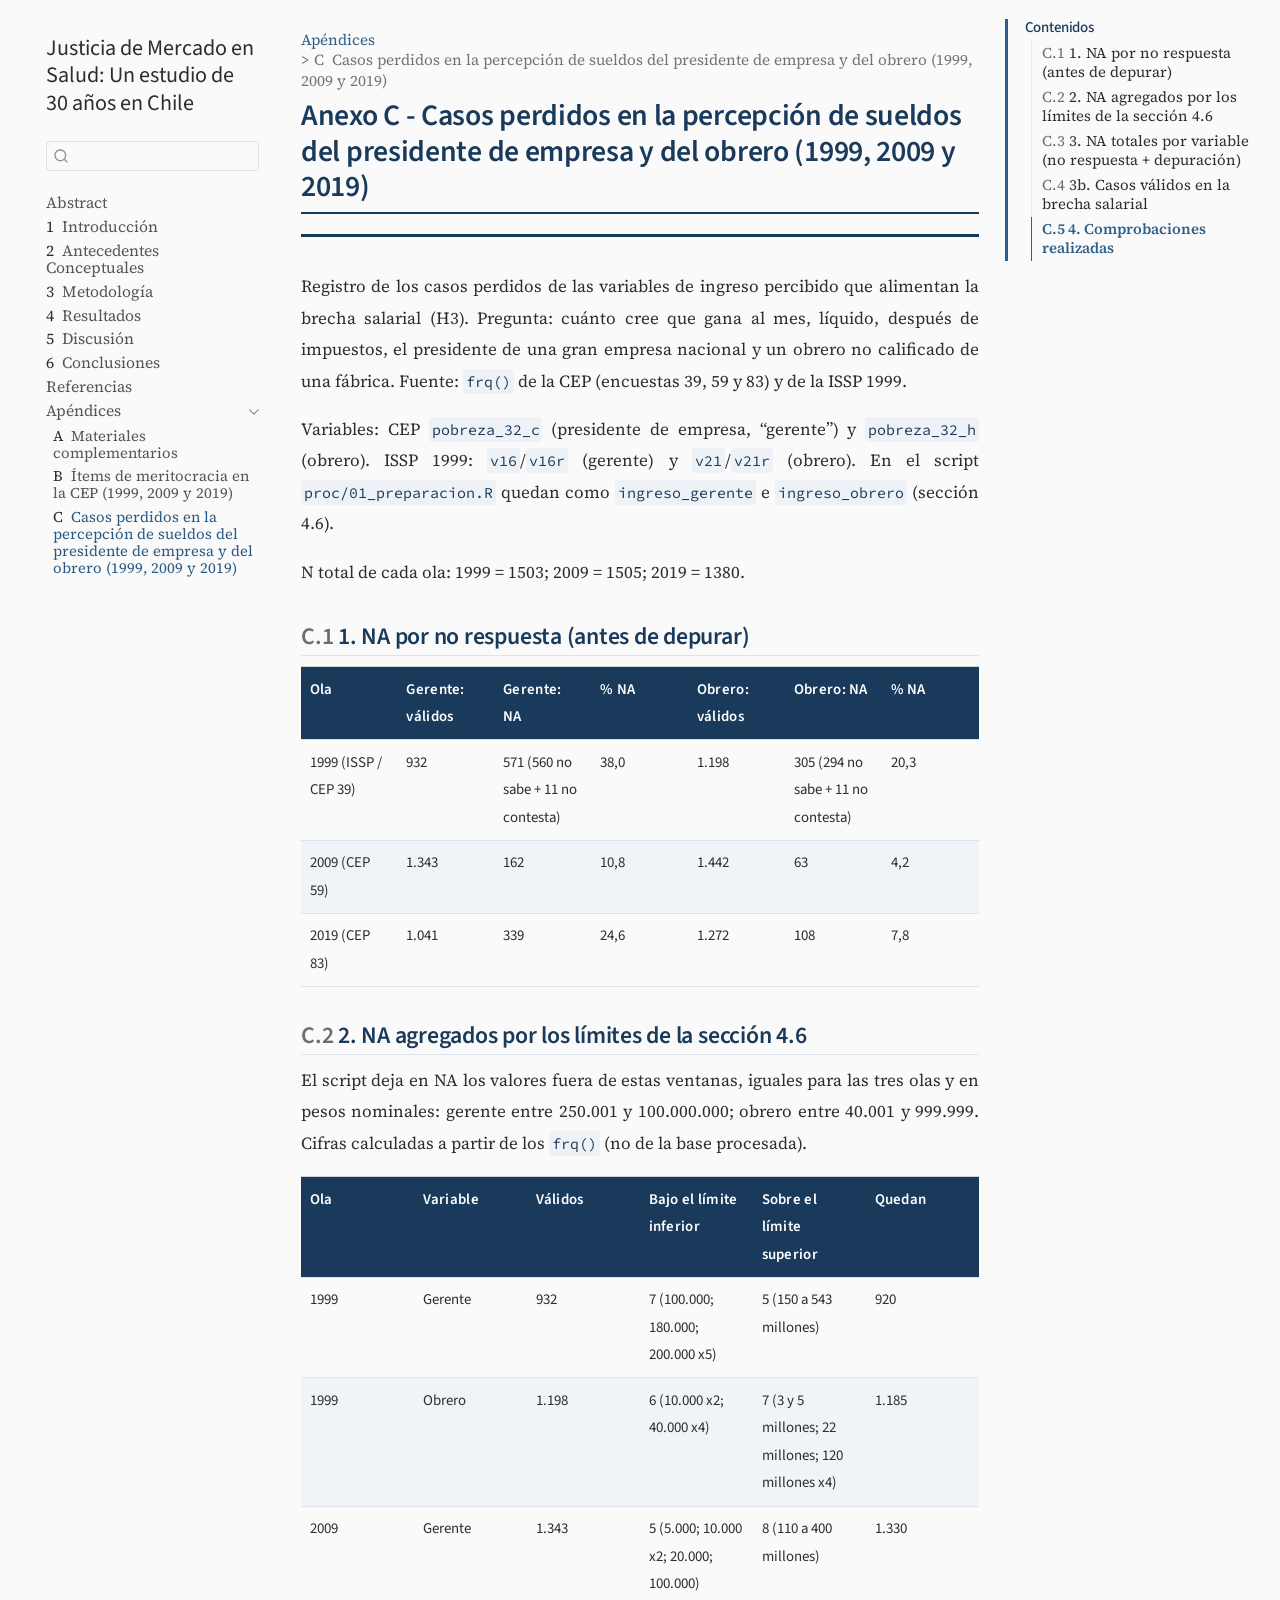
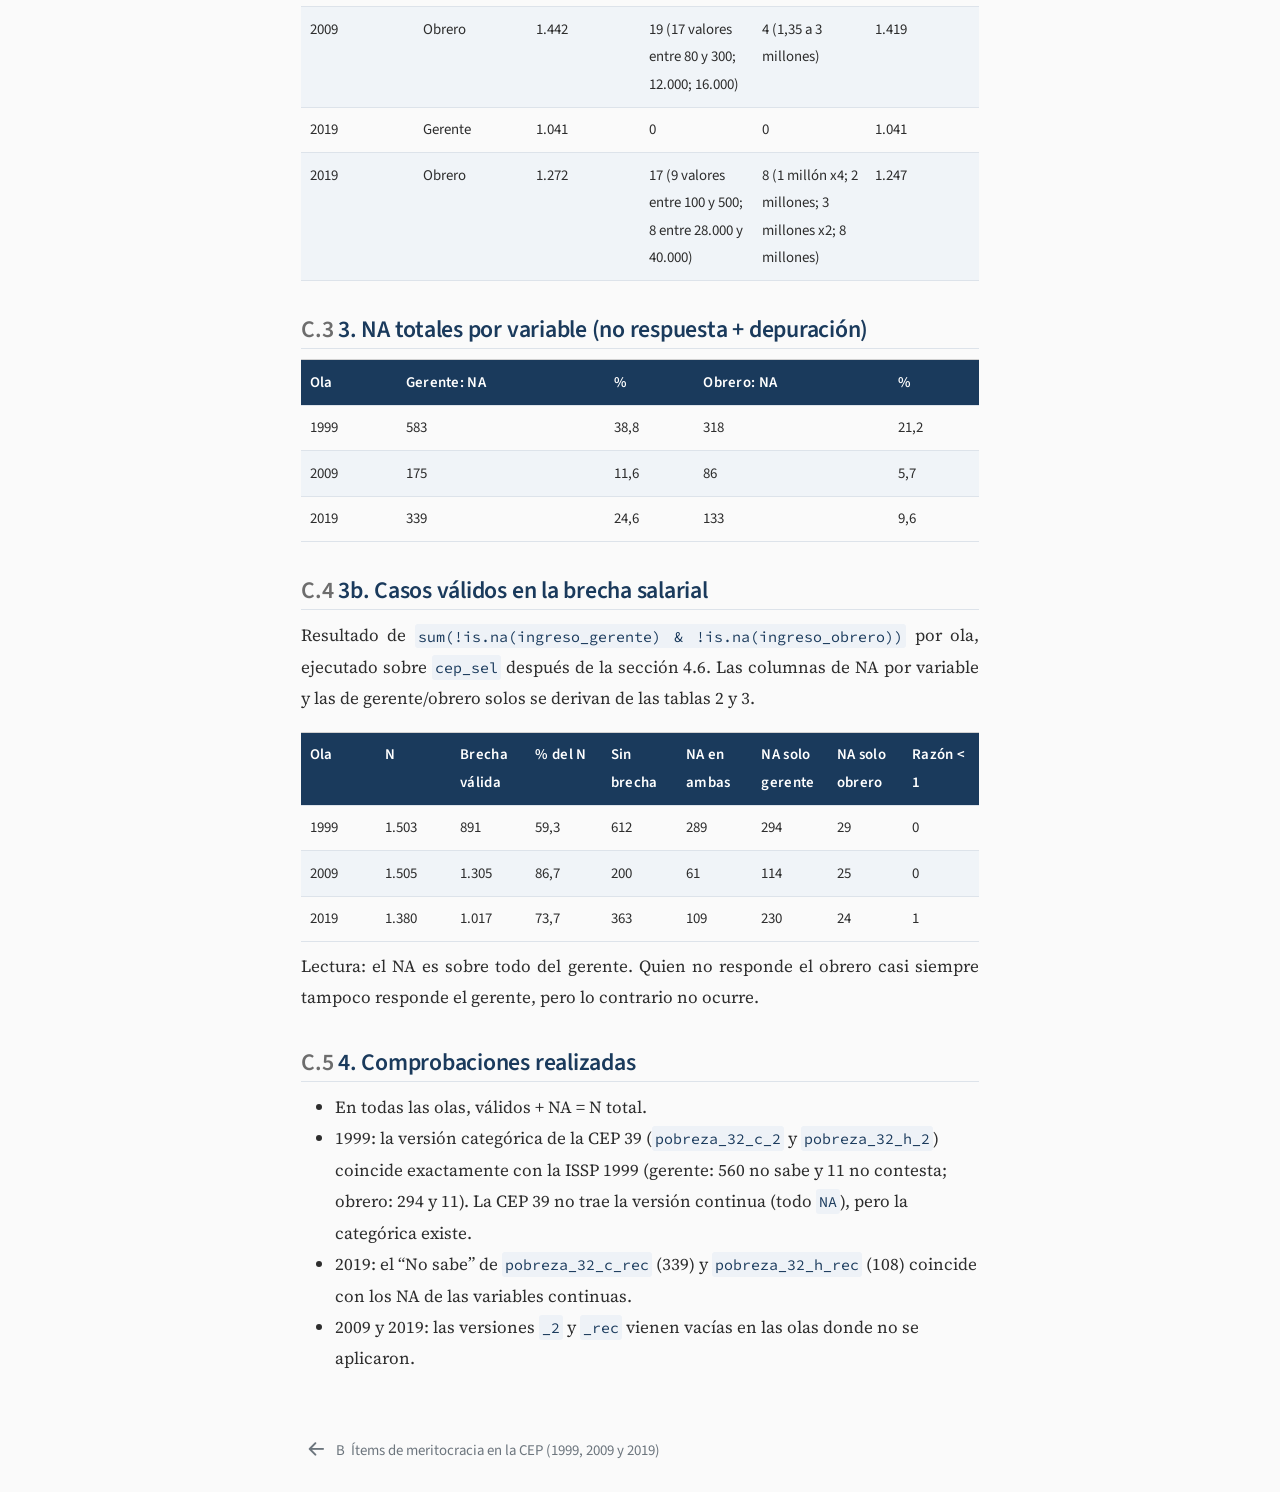
<file: docs/apendices/insumo-na-sueldos-gerente-obrero.html>
<!DOCTYPE html>
<html xmlns="http://www.w3.org/1999/xhtml" lang="es" xml:lang="es"><head>

<meta charset="utf-8">
<meta name="generator" content="quarto-1.9.37">

<meta name="viewport" content="width=device-width, initial-scale=1.0, user-scalable=yes">


<title>Anexo C - Casos perdidos en la percepción de sueldos del presidente de empresa y del obrero (1999, 2009 y 2019) – Justicia de Mercado en Salud: Un estudio de 30 años en Chile</title>
<style>
/* Default styles provided by pandoc.
** See https://pandoc.org/MANUAL.html#variables-for-html for config info.
*/
code{white-space: pre-wrap;}
span.smallcaps{font-variant: small-caps;}
div.columns{display: flex; gap: min(4vw, 1.5em);}
div.column{flex: auto; overflow-x: auto;}
div.hanging-indent{margin-left: 1.5em; text-indent: -1.5em;}
ul.task-list{list-style: none;}
ul.task-list li input[type="checkbox"] {
  width: 0.8em;
  margin: 0 0.8em 0.2em -1em; /* quarto-specific, see https://github.com/quarto-dev/quarto-cli/issues/4556 */ 
  vertical-align: middle;
}
</style>


<script src="../site_libs/quarto-nav/quarto-nav.js"></script>
<script src="../site_libs/quarto-nav/headroom.min.js"></script>
<script src="../site_libs/clipboard/clipboard.min.js"></script>
<script src="../site_libs/quarto-search/autocomplete.umd.js"></script>
<script src="../site_libs/quarto-search/fuse.min.js"></script>
<script src="../site_libs/quarto-search/quarto-search.js"></script>
<meta name="quarto:offset" content="../">
<link href="../apendices/insumo-items-meritocracia.html" rel="prev">
<script src="../site_libs/quarto-html/quarto.js" type="module"></script>
<script src="../site_libs/quarto-html/tabsets/tabsets.js" type="module"></script>
<script src="../site_libs/quarto-html/popper.min.js"></script>
<script src="../site_libs/quarto-html/tippy.umd.min.js"></script>
<script src="../site_libs/quarto-html/anchor.min.js"></script>
<link href="../site_libs/quarto-html/tippy.css" rel="stylesheet">
<link href="../site_libs/quarto-html/quarto-syntax-highlighting-a78d8428acffc242a42caa02e79d5e34.css" rel="stylesheet" id="quarto-text-highlighting-styles">
<script src="../site_libs/bootstrap/bootstrap.min.js"></script>
<link href="../site_libs/bootstrap/bootstrap-icons.css" rel="stylesheet">
<link href="../site_libs/bootstrap/bootstrap-a0f9a8dbc37401bc732d244eb483ce3d.min.css" rel="stylesheet" append-hash="true" id="quarto-bootstrap" data-mode="light">
<script id="quarto-search-options" type="application/json">{
  "location": "sidebar",
  "copy-button": false,
  "collapse-after": 3,
  "panel-placement": "start",
  "type": "textbox",
  "limit": 50,
  "keyboard-shortcut": [
    "f",
    "/",
    "s"
  ],
  "show-item-context": false,
  "language": {
    "search-no-results-text": "No se han encontrado resultados",
    "search-matching-documents-text": "documentos encontrados",
    "search-copy-link-title": "Copiar el enlace en la búsqueda",
    "search-hide-matches-text": "Ocultar resultados adicionales",
    "search-more-match-text": "resultado adicional en este documento",
    "search-more-matches-text": "resultados adicionales en este documento",
    "search-clear-button-title": "Borrar",
    "search-text-placeholder": "",
    "search-detached-cancel-button-title": "Cancelar",
    "search-submit-button-title": "Enviar",
    "search-label": "Buscar"
  }
}</script>
<style>html{ scroll-behavior: smooth; }</style>


</head>

<body class="nav-sidebar floating quarto-light">

<div id="quarto-search-results"></div>
  <header id="quarto-header" class="headroom fixed-top">
  <nav class="quarto-secondary-nav">
    <div class="container-fluid d-flex">
      <button type="button" class="quarto-btn-toggle btn" data-bs-toggle="collapse" role="button" data-bs-target=".quarto-sidebar-collapse-item" aria-controls="quarto-sidebar" aria-expanded="false" aria-label="Alternar barra lateral" onclick="if (window.quartoToggleHeadroom) { window.quartoToggleHeadroom(); }">
        <i class="bi bi-layout-text-sidebar-reverse"></i>
      </button>
        <nav class="quarto-page-breadcrumbs" aria-label="breadcrumb"><ol class="breadcrumb"><li class="breadcrumb-item"><a href="../apendices/a-materiales.html">Apéndices</a></li><li class="breadcrumb-item"><a href="../apendices/insumo-na-sueldos-gerente-obrero.html"><span class="chapter-number">C</span>&nbsp; <span class="chapter-title">Casos perdidos en la percepción de sueldos del presidente de empresa y del obrero (1999, 2009 y 2019)</span></a></li></ol></nav>
        <a class="flex-grow-1" role="navigation" data-bs-toggle="collapse" data-bs-target=".quarto-sidebar-collapse-item" aria-controls="quarto-sidebar" aria-expanded="false" aria-label="Alternar barra lateral" onclick="if (window.quartoToggleHeadroom) { window.quartoToggleHeadroom(); }">      
        </a>
      <button type="button" class="btn quarto-search-button" aria-label="Buscar" onclick="window.quartoOpenSearch();">
        <i class="bi bi-search"></i>
      </button>
    </div>
  </nav>
</header>
<!-- content -->
<div id="quarto-content" class="quarto-container page-columns page-rows-contents page-layout-article">
<!-- sidebar -->
  <nav id="quarto-sidebar" class="sidebar collapse collapse-horizontal quarto-sidebar-collapse-item sidebar-navigation floating overflow-auto">
    <div class="pt-lg-2 mt-2 text-left sidebar-header">
    <div class="sidebar-title mb-0 py-0">
      <a href="../">Justicia de Mercado en Salud: Un estudio de 30 años en Chile</a> 
    </div>
      </div>
        <div class="mt-2 flex-shrink-0 align-items-center">
        <div class="sidebar-search">
        <div id="quarto-search" class="" title="Buscar"></div>
        </div>
        </div>
    <div class="sidebar-menu-container"> 
    <ul class="list-unstyled mt-1">
        <li class="sidebar-item">
  <div class="sidebar-item-container"> 
  <a href="../index.html" class="sidebar-item-text sidebar-link">
 <span class="menu-text">Abstract</span></a>
  </div>
</li>
        <li class="sidebar-item">
  <div class="sidebar-item-container"> 
  <a href="../01-introduccion.html" class="sidebar-item-text sidebar-link">
 <span class="menu-text"><span class="chapter-number">1</span>&nbsp; <span class="chapter-title">Introducción</span></span></a>
  </div>
</li>
        <li class="sidebar-item">
  <div class="sidebar-item-container"> 
  <a href="../02-antecedentes.html" class="sidebar-item-text sidebar-link">
 <span class="menu-text"><span class="chapter-number">2</span>&nbsp; <span class="chapter-title">Antecedentes Conceptuales</span></span></a>
  </div>
</li>
        <li class="sidebar-item">
  <div class="sidebar-item-container"> 
  <a href="../03-metodologia.html" class="sidebar-item-text sidebar-link">
 <span class="menu-text"><span class="chapter-number">3</span>&nbsp; <span class="chapter-title">Metodología</span></span></a>
  </div>
</li>
        <li class="sidebar-item">
  <div class="sidebar-item-container"> 
  <a href="../04-resultados.html" class="sidebar-item-text sidebar-link">
 <span class="menu-text"><span class="chapter-number">4</span>&nbsp; <span class="chapter-title">Resultados</span></span></a>
  </div>
</li>
        <li class="sidebar-item">
  <div class="sidebar-item-container"> 
  <a href="../05-discusion.html" class="sidebar-item-text sidebar-link">
 <span class="menu-text"><span class="chapter-number">5</span>&nbsp; <span class="chapter-title">Discusión</span></span></a>
  </div>
</li>
        <li class="sidebar-item">
  <div class="sidebar-item-container"> 
  <a href="../06-conclusiones.html" class="sidebar-item-text sidebar-link">
 <span class="menu-text"><span class="chapter-number">6</span>&nbsp; <span class="chapter-title">Conclusiones</span></span></a>
  </div>
</li>
        <li class="sidebar-item">
  <div class="sidebar-item-container"> 
  <a href="../referencias.html" class="sidebar-item-text sidebar-link">
 <span class="menu-text">Referencias</span></a>
  </div>
</li>
        <li class="sidebar-item sidebar-item-section">
      <div class="sidebar-item-container"> 
            <a class="sidebar-item-text sidebar-link text-start" data-bs-toggle="collapse" data-bs-target="#quarto-sidebar-section-1" role="navigation" aria-expanded="true">
 <span class="menu-text">Apéndices</span></a>
          <a class="sidebar-item-toggle text-start" data-bs-toggle="collapse" data-bs-target="#quarto-sidebar-section-1" role="navigation" aria-expanded="true" aria-label="Alternar sección">
            <i class="bi bi-chevron-right ms-2"></i>
          </a> 
      </div>
      <ul id="quarto-sidebar-section-1" class="collapse list-unstyled sidebar-section depth1 show">  
          <li class="sidebar-item">
  <div class="sidebar-item-container"> 
  <a href="../apendices/a-materiales.html" class="sidebar-item-text sidebar-link">
 <span class="menu-text"><span class="chapter-number">A</span>&nbsp; <span class="chapter-title">Materiales complementarios</span></span></a>
  </div>
</li>
          <li class="sidebar-item">
  <div class="sidebar-item-container"> 
  <a href="../apendices/insumo-items-meritocracia.html" class="sidebar-item-text sidebar-link">
 <span class="menu-text"><span class="chapter-number">B</span>&nbsp; <span class="chapter-title">Ítems de meritocracia en la CEP (1999, 2009 y 2019)</span></span></a>
  </div>
</li>
          <li class="sidebar-item">
  <div class="sidebar-item-container"> 
  <a href="../apendices/insumo-na-sueldos-gerente-obrero.html" class="sidebar-item-text sidebar-link active">
 <span class="menu-text"><span class="chapter-number">C</span>&nbsp; <span class="chapter-title">Casos perdidos en la percepción de sueldos del presidente de empresa y del obrero (1999, 2009 y 2019)</span></span></a>
  </div>
</li>
      </ul>
  </li>
    </ul>
    </div>
</nav>
<div id="quarto-sidebar-glass" class="quarto-sidebar-collapse-item" data-bs-toggle="collapse" data-bs-target=".quarto-sidebar-collapse-item"></div>
<!-- margin-sidebar -->
    <div id="quarto-margin-sidebar" class="sidebar margin-sidebar">
        <nav id="TOC" role="doc-toc" class="toc-active">
    <h2 id="toc-title">Contenidos</h2>
   
  <ul>
  <li><a href="#na-por-no-respuesta-antes-de-depurar" id="toc-na-por-no-respuesta-antes-de-depurar" class="nav-link active" data-scroll-target="#na-por-no-respuesta-antes-de-depurar"><span class="header-section-number">C.1</span> 1. NA por no respuesta (antes de depurar)</a></li>
  <li><a href="#na-agregados-por-los-límites-de-la-sección-4.6" id="toc-na-agregados-por-los-límites-de-la-sección-4.6" class="nav-link" data-scroll-target="#na-agregados-por-los-límites-de-la-sección-4.6"><span class="header-section-number">C.2</span> 2. NA agregados por los límites de la sección 4.6</a></li>
  <li><a href="#na-totales-por-variable-no-respuesta-depuración" id="toc-na-totales-por-variable-no-respuesta-depuración" class="nav-link" data-scroll-target="#na-totales-por-variable-no-respuesta-depuración"><span class="header-section-number">C.3</span> 3. NA totales por variable (no respuesta + depuración)</a></li>
  <li><a href="#b.-casos-válidos-en-la-brecha-salarial" id="toc-b.-casos-válidos-en-la-brecha-salarial" class="nav-link" data-scroll-target="#b.-casos-válidos-en-la-brecha-salarial"><span class="header-section-number">C.4</span> 3b. Casos válidos en la brecha salarial</a></li>
  <li><a href="#comprobaciones-realizadas" id="toc-comprobaciones-realizadas" class="nav-link" data-scroll-target="#comprobaciones-realizadas"><span class="header-section-number">C.5</span> 4. Comprobaciones realizadas</a></li>
  </ul>
</nav>
    </div>
<!-- main -->
<main class="content" id="quarto-document-content">

<header id="title-block-header" class="quarto-title-block default"><nav class="quarto-page-breadcrumbs quarto-title-breadcrumbs d-none d-lg-block" aria-label="breadcrumb"><ol class="breadcrumb"><li class="breadcrumb-item"><a href="../apendices/a-materiales.html">Apéndices</a></li><li class="breadcrumb-item"><a href="../apendices/insumo-na-sueldos-gerente-obrero.html"><span class="chapter-number">C</span>&nbsp; <span class="chapter-title">Casos perdidos en la percepción de sueldos del presidente de empresa y del obrero (1999, 2009 y 2019)</span></a></li></ol></nav>
<div class="quarto-title">
<h1 class="title"><span id="sec-anexo-sueldos" class="quarto-section-identifier">Anexo C - Casos perdidos en la percepción de sueldos del presidente de empresa y del obrero (1999, 2009 y 2019)</span></h1>
</div>



<div class="quarto-title-meta">

    
  
    
  </div>
  


</header>


<p>Registro de los casos perdidos de las variables de ingreso percibido que alimentan la brecha salarial (H3). Pregunta: cuánto cree que gana al mes, líquido, después de impuestos, el presidente de una gran empresa nacional y un obrero no calificado de una fábrica. Fuente: <code>frq()</code> de la CEP (encuestas 39, 59 y 83) y de la ISSP 1999.</p>
<p>Variables: CEP <code>pobreza_32_c</code> (presidente de empresa, “gerente”) y <code>pobreza_32_h</code> (obrero). ISSP 1999: <code>v16</code>/<code>v16r</code> (gerente) y <code>v21</code>/<code>v21r</code> (obrero). En el script <code>proc/01_preparacion.R</code> quedan como <code>ingreso_gerente</code> e <code>ingreso_obrero</code> (sección 4.6).</p>
<p>N total de cada ola: 1999 = 1503; 2009 = 1505; 2019 = 1380.</p>
<section id="na-por-no-respuesta-antes-de-depurar" class="level2" data-number="C.1">
<h2 data-number="C.1" class="anchored" data-anchor-id="na-por-no-respuesta-antes-de-depurar"><span class="header-section-number">C.1</span> 1. NA por no respuesta (antes de depurar)</h2>
<table class="caption-top table">
<colgroup>
<col style="width: 14%">
<col style="width: 14%">
<col style="width: 14%">
<col style="width: 14%">
<col style="width: 14%">
<col style="width: 14%">
<col style="width: 14%">
</colgroup>
<thead>
<tr class="header">
<th>Ola</th>
<th>Gerente: válidos</th>
<th>Gerente: NA</th>
<th>% NA</th>
<th>Obrero: válidos</th>
<th>Obrero: NA</th>
<th>% NA</th>
</tr>
</thead>
<tbody>
<tr class="odd">
<td>1999 (ISSP / CEP 39)</td>
<td>932</td>
<td>571 (560 no sabe + 11 no contesta)</td>
<td>38,0</td>
<td>1.198</td>
<td>305 (294 no sabe + 11 no contesta)</td>
<td>20,3</td>
</tr>
<tr class="even">
<td>2009 (CEP 59)</td>
<td>1.343</td>
<td>162</td>
<td>10,8</td>
<td>1.442</td>
<td>63</td>
<td>4,2</td>
</tr>
<tr class="odd">
<td>2019 (CEP 83)</td>
<td>1.041</td>
<td>339</td>
<td>24,6</td>
<td>1.272</td>
<td>108</td>
<td>7,8</td>
</tr>
</tbody>
</table>
</section>
<section id="na-agregados-por-los-límites-de-la-sección-4.6" class="level2" data-number="C.2">
<h2 data-number="C.2" class="anchored" data-anchor-id="na-agregados-por-los-límites-de-la-sección-4.6"><span class="header-section-number">C.2</span> 2. NA agregados por los límites de la sección 4.6</h2>
<p>El script deja en NA los valores fuera de estas ventanas, iguales para las tres olas y en pesos nominales: gerente entre 250.001 y 100.000.000; obrero entre 40.001 y 999.999. Cifras calculadas a partir de los <code>frq()</code> (no de la base procesada).</p>
<table class="caption-top table">
<colgroup>
<col style="width: 16%">
<col style="width: 16%">
<col style="width: 16%">
<col style="width: 16%">
<col style="width: 16%">
<col style="width: 16%">
</colgroup>
<thead>
<tr class="header">
<th>Ola</th>
<th>Variable</th>
<th>Válidos</th>
<th>Bajo el límite inferior</th>
<th>Sobre el límite superior</th>
<th>Quedan</th>
</tr>
</thead>
<tbody>
<tr class="odd">
<td>1999</td>
<td>Gerente</td>
<td>932</td>
<td>7 (100.000; 180.000; 200.000 x5)</td>
<td>5 (150 a 543 millones)</td>
<td>920</td>
</tr>
<tr class="even">
<td>1999</td>
<td>Obrero</td>
<td>1.198</td>
<td>6 (10.000 x2; 40.000 x4)</td>
<td>7 (3 y 5 millones; 22 millones; 120 millones x4)</td>
<td>1.185</td>
</tr>
<tr class="odd">
<td>2009</td>
<td>Gerente</td>
<td>1.343</td>
<td>5 (5.000; 10.000 x2; 20.000; 100.000)</td>
<td>8 (110 a 400 millones)</td>
<td>1.330</td>
</tr>
<tr class="even">
<td>2009</td>
<td>Obrero</td>
<td>1.442</td>
<td>19 (17 valores entre 80 y 300; 12.000; 16.000)</td>
<td>4 (1,35 a 3 millones)</td>
<td>1.419</td>
</tr>
<tr class="odd">
<td>2019</td>
<td>Gerente</td>
<td>1.041</td>
<td>0</td>
<td>0</td>
<td>1.041</td>
</tr>
<tr class="even">
<td>2019</td>
<td>Obrero</td>
<td>1.272</td>
<td>17 (9 valores entre 100 y 500; 8 entre 28.000 y 40.000)</td>
<td>8 (1 millón x4; 2 millones; 3 millones x2; 8 millones)</td>
<td>1.247</td>
</tr>
</tbody>
</table>
</section>
<section id="na-totales-por-variable-no-respuesta-depuración" class="level2" data-number="C.3">
<h2 data-number="C.3" class="anchored" data-anchor-id="na-totales-por-variable-no-respuesta-depuración"><span class="header-section-number">C.3</span> 3. NA totales por variable (no respuesta + depuración)</h2>
<table class="caption-top table">
<thead>
<tr class="header">
<th>Ola</th>
<th>Gerente: NA</th>
<th>%</th>
<th>Obrero: NA</th>
<th>%</th>
</tr>
</thead>
<tbody>
<tr class="odd">
<td>1999</td>
<td>583</td>
<td>38,8</td>
<td>318</td>
<td>21,2</td>
</tr>
<tr class="even">
<td>2009</td>
<td>175</td>
<td>11,6</td>
<td>86</td>
<td>5,7</td>
</tr>
<tr class="odd">
<td>2019</td>
<td>339</td>
<td>24,6</td>
<td>133</td>
<td>9,6</td>
</tr>
</tbody>
</table>
</section>
<section id="b.-casos-válidos-en-la-brecha-salarial" class="level2" data-number="C.4">
<h2 data-number="C.4" class="anchored" data-anchor-id="b.-casos-válidos-en-la-brecha-salarial"><span class="header-section-number">C.4</span> 3b. Casos válidos en la brecha salarial</h2>
<p>Resultado de <code>sum(!is.na(ingreso_gerente) &amp; !is.na(ingreso_obrero))</code> por ola, ejecutado sobre <code>cep_sel</code> después de la sección 4.6. Las columnas de NA por variable y las de gerente/obrero solos se derivan de las tablas 2 y 3.</p>
<table class="caption-top table">
<colgroup>
<col style="width: 11%">
<col style="width: 11%">
<col style="width: 11%">
<col style="width: 11%">
<col style="width: 11%">
<col style="width: 11%">
<col style="width: 11%">
<col style="width: 11%">
<col style="width: 11%">
</colgroup>
<thead>
<tr class="header">
<th>Ola</th>
<th>N</th>
<th>Brecha válida</th>
<th>% del N</th>
<th>Sin brecha</th>
<th>NA en ambas</th>
<th>NA solo gerente</th>
<th>NA solo obrero</th>
<th>Razón &lt; 1</th>
</tr>
</thead>
<tbody>
<tr class="odd">
<td>1999</td>
<td>1.503</td>
<td>891</td>
<td>59,3</td>
<td>612</td>
<td>289</td>
<td>294</td>
<td>29</td>
<td>0</td>
</tr>
<tr class="even">
<td>2009</td>
<td>1.505</td>
<td>1.305</td>
<td>86,7</td>
<td>200</td>
<td>61</td>
<td>114</td>
<td>25</td>
<td>0</td>
</tr>
<tr class="odd">
<td>2019</td>
<td>1.380</td>
<td>1.017</td>
<td>73,7</td>
<td>363</td>
<td>109</td>
<td>230</td>
<td>24</td>
<td>1</td>
</tr>
</tbody>
</table>
<p>Lectura: el NA es sobre todo del gerente. Quien no responde el obrero casi siempre tampoco responde el gerente, pero lo contrario no ocurre.</p>
</section>
<section id="comprobaciones-realizadas" class="level2" data-number="C.5">
<h2 data-number="C.5" class="anchored" data-anchor-id="comprobaciones-realizadas"><span class="header-section-number">C.5</span> 4. Comprobaciones realizadas</h2>
<ul>
<li>En todas las olas, válidos + NA = N total.</li>
<li>1999: la versión categórica de la CEP 39 (<code>pobreza_32_c_2</code> y <code>pobreza_32_h_2</code>) coincide exactamente con la ISSP 1999 (gerente: 560 no sabe y 11 no contesta; obrero: 294 y 11). La CEP 39 no trae la versión continua (todo <code>NA</code>), pero la categórica existe.</li>
<li>2019: el “No sabe” de <code>pobreza_32_c_rec</code> (339) y <code>pobreza_32_h_rec</code> (108) coincide con los NA de las variables continuas.</li>
<li>2009 y 2019: las versiones <code>_2</code> y <code>_rec</code> vienen vacías en las olas donde no se aplicaron.</li>
</ul>


</section>

</main> <!-- /main -->
<script id="quarto-html-after-body" type="application/javascript">
  window.document.addEventListener("DOMContentLoaded", function (event) {
    const icon = "";
    const anchorJS = new window.AnchorJS();
    anchorJS.options = {
      placement: 'right',
      icon: icon
    };
    anchorJS.add('.anchored');
    const isCodeAnnotation = (el) => {
      for (const clz of el.classList) {
        if (clz.startsWith('code-annotation-')) {                     
          return true;
        }
      }
      return false;
    }
    const onCopySuccess = function(e) {
      // button target
      const button = e.trigger;
      // don't keep focus
      button.blur();
      // flash "checked"
      button.classList.add('code-copy-button-checked');
      var currentTitle = button.getAttribute("title");
      button.setAttribute("title", "Copiado");
      let tooltip;
      if (window.bootstrap) {
        button.setAttribute("data-bs-toggle", "tooltip");
        button.setAttribute("data-bs-placement", "left");
        button.setAttribute("data-bs-title", "Copiado");
        tooltip = new bootstrap.Tooltip(button, 
          { trigger: "manual", 
            customClass: "code-copy-button-tooltip",
            offset: [0, -8]});
        tooltip.show();    
      }
      setTimeout(function() {
        if (tooltip) {
          tooltip.hide();
          button.removeAttribute("data-bs-title");
          button.removeAttribute("data-bs-toggle");
          button.removeAttribute("data-bs-placement");
        }
        button.setAttribute("title", currentTitle);
        button.classList.remove('code-copy-button-checked');
      }, 1000);
      // clear code selection
      e.clearSelection();
    }
    const getTextToCopy = function(trigger) {
      const outerScaffold = trigger.parentElement.cloneNode(true);
      const codeEl = outerScaffold.querySelector('code');
      for (const childEl of codeEl.children) {
        if (isCodeAnnotation(childEl)) {
          childEl.remove();
        }
      }
      return codeEl.innerText;
    }
    const clipboard = new window.ClipboardJS('.code-copy-button:not([data-in-quarto-modal])', {
      text: getTextToCopy
    });
    clipboard.on('success', onCopySuccess);
    if (window.document.getElementById('quarto-embedded-source-code-modal')) {
      const clipboardModal = new window.ClipboardJS('.code-copy-button[data-in-quarto-modal]', {
        text: getTextToCopy,
        container: window.document.getElementById('quarto-embedded-source-code-modal')
      });
      clipboardModal.on('success', onCopySuccess);
    }
      var localhostRegex = new RegExp(/^(?:http|https):\/\/localhost\:?[0-9]*\//);
      var mailtoRegex = new RegExp(/^mailto:/);
        var filterRegex = new RegExp('/' + window.location.host + '/');
      var isInternal = (href) => {
          return filterRegex.test(href) || localhostRegex.test(href) || mailtoRegex.test(href);
      }
      // Inspect non-navigation links and adorn them if external
     var links = window.document.querySelectorAll('a[href]:not(.nav-link):not(.navbar-brand):not(.toc-action):not(.sidebar-link):not(.sidebar-item-toggle):not(.pagination-link):not(.no-external):not([aria-hidden]):not(.dropdown-item):not(.quarto-navigation-tool):not(.about-link)');
      for (var i=0; i<links.length; i++) {
        const link = links[i];
        if (!isInternal(link.href)) {
          // undo the damage that might have been done by quarto-nav.js in the case of
          // links that we want to consider external
          if (link.dataset.originalHref !== undefined) {
            link.href = link.dataset.originalHref;
          }
        }
      }
    function tippyHover(el, contentFn, onTriggerFn, onUntriggerFn) {
      const config = {
        allowHTML: true,
        maxWidth: 500,
        delay: 100,
        arrow: false,
        appendTo: function(el) {
            return el.parentElement;
        },
        interactive: true,
        interactiveBorder: 10,
        theme: 'quarto',
        placement: 'bottom-start',
      };
      if (contentFn) {
        config.content = contentFn;
      }
      if (onTriggerFn) {
        config.onTrigger = onTriggerFn;
      }
      if (onUntriggerFn) {
        config.onUntrigger = onUntriggerFn;
      }
      window.tippy(el, config); 
    }
    const noterefs = window.document.querySelectorAll('a[role="doc-noteref"]');
    for (var i=0; i<noterefs.length; i++) {
      const ref = noterefs[i];
      tippyHover(ref, function() {
        // use id or data attribute instead here
        let href = ref.getAttribute('data-footnote-href') || ref.getAttribute('href');
        try { href = new URL(href).hash; } catch {}
        const id = href.replace(/^#\/?/, "");
        const note = window.document.getElementById(id);
        if (note) {
          return note.innerHTML;
        } else {
          return "";
        }
      });
    }
    const xrefs = window.document.querySelectorAll('a.quarto-xref');
    const processXRef = (id, note) => {
      // Strip column container classes
      const stripColumnClz = (el) => {
        el.classList.remove("page-full", "page-columns");
        if (el.children) {
          for (const child of el.children) {
            stripColumnClz(child);
          }
        }
      }
      stripColumnClz(note)
      if (id === null || id.startsWith('sec-')) {
        // Special case sections, only their first couple elements
        const container = document.createElement("div");
        if (note.children && note.children.length > 2) {
          container.appendChild(note.children[0].cloneNode(true));
          for (let i = 1; i < note.children.length; i++) {
            const child = note.children[i];
            if (child.tagName === "P" && child.innerText === "") {
              continue;
            } else {
              container.appendChild(child.cloneNode(true));
              break;
            }
          }
          if (window.Quarto?.typesetMath) {
            window.Quarto.typesetMath(container);
          }
          return container.innerHTML
        } else {
          if (window.Quarto?.typesetMath) {
            window.Quarto.typesetMath(note);
          }
          return note.innerHTML;
        }
      } else {
        // Remove any anchor links if they are present
        const anchorLink = note.querySelector('a.anchorjs-link');
        if (anchorLink) {
          anchorLink.remove();
        }
        if (window.Quarto?.typesetMath) {
          window.Quarto.typesetMath(note);
        }
        if (note.classList.contains("callout")) {
          return note.outerHTML;
        } else {
          return note.innerHTML;
        }
      }
    }
    for (var i=0; i<xrefs.length; i++) {
      const xref = xrefs[i];
      tippyHover(xref, undefined, function(instance) {
        instance.disable();
        let url = xref.getAttribute('href');
        let hash = undefined; 
        if (url.startsWith('#')) {
          hash = url;
        } else {
          try { hash = new URL(url).hash; } catch {}
        }
        if (hash) {
          const id = hash.replace(/^#\/?/, "");
          const note = window.document.getElementById(id);
          if (note !== null) {
            try {
              const html = processXRef(id, note.cloneNode(true));
              instance.setContent(html);
            } finally {
              instance.enable();
              instance.show();
            }
          } else {
            // See if we can fetch this
            fetch(url.split('#')[0])
            .then(res => res.text())
            .then(html => {
              const parser = new DOMParser();
              const htmlDoc = parser.parseFromString(html, "text/html");
              const note = htmlDoc.getElementById(id);
              if (note !== null) {
                const html = processXRef(id, note);
                instance.setContent(html);
              } 
            }).finally(() => {
              instance.enable();
              instance.show();
            });
          }
        } else {
          // See if we can fetch a full url (with no hash to target)
          // This is a special case and we should probably do some content thinning / targeting
          fetch(url)
          .then(res => res.text())
          .then(html => {
            const parser = new DOMParser();
            const htmlDoc = parser.parseFromString(html, "text/html");
            const note = htmlDoc.querySelector('main.content');
            if (note !== null) {
              // This should only happen for chapter cross references
              // (since there is no id in the URL)
              // remove the first header
              if (note.children.length > 0 && note.children[0].tagName === "HEADER") {
                note.children[0].remove();
              }
              const html = processXRef(null, note);
              instance.setContent(html);
            } 
          }).finally(() => {
            instance.enable();
            instance.show();
          });
        }
      }, function(instance) {
      });
    }
        let selectedAnnoteEl;
        const selectorForAnnotation = ( cell, annotation) => {
          let cellAttr = 'data-code-cell="' + cell + '"';
          let lineAttr = 'data-code-annotation="' +  annotation + '"';
          const selector = 'span[' + cellAttr + '][' + lineAttr + ']';
          return selector;
        }
        const selectCodeLines = (annoteEl) => {
          const doc = window.document;
          const targetCell = annoteEl.getAttribute("data-target-cell");
          const targetAnnotation = annoteEl.getAttribute("data-target-annotation");
          const annoteSpan = window.document.querySelector(selectorForAnnotation(targetCell, targetAnnotation));
          const lines = annoteSpan.getAttribute("data-code-lines").split(",");
          const lineIds = lines.map((line) => {
            return targetCell + "-" + line;
          })
          let top = null;
          let height = null;
          let parent = null;
          if (lineIds.length > 0) {
              //compute the position of the single el (top and bottom and make a div)
              const el = window.document.getElementById(lineIds[0]);
              top = el.offsetTop;
              height = el.offsetHeight;
              parent = el.parentElement.parentElement;
            if (lineIds.length > 1) {
              const lastEl = window.document.getElementById(lineIds[lineIds.length - 1]);
              const bottom = lastEl.offsetTop + lastEl.offsetHeight;
              height = bottom - top;
            }
            if (top !== null && height !== null && parent !== null) {
              // cook up a div (if necessary) and position it 
              let div = window.document.getElementById("code-annotation-line-highlight");
              if (div === null) {
                div = window.document.createElement("div");
                div.setAttribute("id", "code-annotation-line-highlight");
                div.style.position = 'absolute';
                parent.appendChild(div);
              }
              div.style.top = top - 2 + "px";
              div.style.height = height + 4 + "px";
              div.style.left = 0;
              let gutterDiv = window.document.getElementById("code-annotation-line-highlight-gutter");
              if (gutterDiv === null) {
                gutterDiv = window.document.createElement("div");
                gutterDiv.setAttribute("id", "code-annotation-line-highlight-gutter");
                gutterDiv.style.position = 'absolute';
                const codeCell = window.document.getElementById(targetCell);
                const gutter = codeCell.querySelector('.code-annotation-gutter');
                gutter.appendChild(gutterDiv);
              }
              gutterDiv.style.top = top - 2 + "px";
              gutterDiv.style.height = height + 4 + "px";
            }
            selectedAnnoteEl = annoteEl;
          }
        };
        const unselectCodeLines = () => {
          const elementsIds = ["code-annotation-line-highlight", "code-annotation-line-highlight-gutter"];
          elementsIds.forEach((elId) => {
            const div = window.document.getElementById(elId);
            if (div) {
              div.remove();
            }
          });
          selectedAnnoteEl = undefined;
        };
          // Handle positioning of the toggle
      window.addEventListener(
        "resize",
        throttle(() => {
          elRect = undefined;
          if (selectedAnnoteEl) {
            selectCodeLines(selectedAnnoteEl);
          }
        }, 10)
      );
      function throttle(fn, ms) {
      let throttle = false;
      let timer;
        return (...args) => {
          if(!throttle) { // first call gets through
              fn.apply(this, args);
              throttle = true;
          } else { // all the others get throttled
              if(timer) clearTimeout(timer); // cancel #2
              timer = setTimeout(() => {
                fn.apply(this, args);
                timer = throttle = false;
              }, ms);
          }
        };
      }
        // Attach click handler to the DT
        const annoteDls = window.document.querySelectorAll('dt[data-target-cell]');
        for (const annoteDlNode of annoteDls) {
          annoteDlNode.addEventListener('click', (event) => {
            const clickedEl = event.target;
            if (clickedEl !== selectedAnnoteEl) {
              unselectCodeLines();
              const activeEl = window.document.querySelector('dt[data-target-cell].code-annotation-active');
              if (activeEl) {
                activeEl.classList.remove('code-annotation-active');
              }
              selectCodeLines(clickedEl);
              clickedEl.classList.add('code-annotation-active');
            } else {
              // Unselect the line
              unselectCodeLines();
              clickedEl.classList.remove('code-annotation-active');
            }
          });
        }
    const findCites = (el) => {
      const parentEl = el.parentElement;
      if (parentEl) {
        const cites = parentEl.dataset.cites;
        if (cites) {
          return {
            el,
            cites: cites.split(' ')
          };
        } else {
          return findCites(el.parentElement)
        }
      } else {
        return undefined;
      }
    };
    var bibliorefs = window.document.querySelectorAll('a[role="doc-biblioref"]');
    for (var i=0; i<bibliorefs.length; i++) {
      const ref = bibliorefs[i];
      const citeInfo = findCites(ref);
      if (citeInfo) {
        tippyHover(citeInfo.el, function() {
          var popup = window.document.createElement('div');
          citeInfo.cites.forEach(function(cite) {
            var citeDiv = window.document.createElement('div');
            citeDiv.classList.add('hanging-indent');
            citeDiv.classList.add('csl-entry');
            var biblioDiv = window.document.getElementById('ref-' + cite);
            if (biblioDiv) {
              citeDiv.innerHTML = biblioDiv.innerHTML;
            }
            popup.appendChild(citeDiv);
          });
          return popup.innerHTML;
        });
      }
    }
  });
  </script>
<nav class="page-navigation">
  <div class="nav-page nav-page-previous">
      <a href="../apendices/insumo-items-meritocracia.html" class="pagination-link" aria-label="Ítems de meritocracia en la CEP (1999, 2009 y 2019)">
        <i class="bi bi-arrow-left-short"></i> <span class="nav-page-text"><span class="chapter-number">B</span>&nbsp; <span class="chapter-title">Ítems de meritocracia en la CEP (1999, 2009 y 2019)</span></span>
      </a>          
  </div>
  <div class="nav-page nav-page-next">
  </div>
</nav>
</div> <!-- /content -->




<script src="../site_libs/quarto-html/zenscroll-min.js"></script>
</body></html>
</file>
<file: docs/site_libs/quarto-html/tippy.css>
.tippy-box[data-animation=fade][data-state=hidden]{opacity:0}[data-tippy-root]{max-width:calc(100vw - 10px)}.tippy-box{position:relative;background-color:#333;color:#fff;border-radius:4px;font-size:14px;line-height:1.4;white-space:normal;outline:0;transition-property:transform,visibility,opacity}.tippy-box[data-placement^=top]>.tippy-arrow{bottom:0}.tippy-box[data-placement^=top]>.tippy-arrow:before{bottom:-7px;left:0;border-width:8px 8px 0;border-top-color:initial;transform-origin:center top}.tippy-box[data-placement^=bottom]>.tippy-arrow{top:0}.tippy-box[data-placement^=bottom]>.tippy-arrow:before{top:-7px;left:0;border-width:0 8px 8px;border-bottom-color:initial;transform-origin:center bottom}.tippy-box[data-placement^=left]>.tippy-arrow{right:0}.tippy-box[data-placement^=left]>.tippy-arrow:before{border-width:8px 0 8px 8px;border-left-color:initial;right:-7px;transform-origin:center left}.tippy-box[data-placement^=right]>.tippy-arrow{left:0}.tippy-box[data-placement^=right]>.tippy-arrow:before{left:-7px;border-width:8px 8px 8px 0;border-right-color:initial;transform-origin:center right}.tippy-box[data-inertia][data-state=visible]{transition-timing-function:cubic-bezier(.54,1.5,.38,1.11)}.tippy-arrow{width:16px;height:16px;color:#333}.tippy-arrow:before{content:"";position:absolute;border-color:transparent;border-style:solid}.tippy-content{position:relative;padding:5px 9px;z-index:1}
</file>
<file: docs/site_libs/quarto-html/quarto-syntax-highlighting-a78d8428acffc242a42caa02e79d5e34.css>
/* quarto syntax highlight colors */
:root {
  --quarto-hl-ot-color: #003B4F;
  --quarto-hl-at-color: #657422;
  --quarto-hl-ss-color: #20794D;
  --quarto-hl-an-color: #5E5E5E;
  --quarto-hl-fu-color: #4758AB;
  --quarto-hl-st-color: #20794D;
  --quarto-hl-cf-color: #003B4F;
  --quarto-hl-op-color: #5E5E5E;
  --quarto-hl-er-color: #AD0000;
  --quarto-hl-bn-color: #AD0000;
  --quarto-hl-al-color: #AD0000;
  --quarto-hl-va-color: #111111;
  --quarto-hl-bu-color: inherit;
  --quarto-hl-ex-color: inherit;
  --quarto-hl-pp-color: #AD0000;
  --quarto-hl-in-color: #5E5E5E;
  --quarto-hl-vs-color: #20794D;
  --quarto-hl-wa-color: #5E5E5E;
  --quarto-hl-do-color: #5E5E5E;
  --quarto-hl-im-color: #00769E;
  --quarto-hl-ch-color: #20794D;
  --quarto-hl-dt-color: #AD0000;
  --quarto-hl-fl-color: #AD0000;
  --quarto-hl-co-color: #5E5E5E;
  --quarto-hl-cv-color: #5E5E5E;
  --quarto-hl-cn-color: #8f5902;
  --quarto-hl-sc-color: #5E5E5E;
  --quarto-hl-dv-color: #AD0000;
  --quarto-hl-kw-color: #003B4F;
}

/* other quarto variables */
:root {
  --quarto-font-monospace: "Source Code Pro", "Courier New", monospace;
}

/* syntax highlight based on Pandoc's rules */
pre > code.sourceCode > span {
  color: #003B4F;
}

code.sourceCode > span {
  color: #003B4F;
}

div.sourceCode,
div.sourceCode pre.sourceCode {
  color: #003B4F;
}

/* Normal */
code span {
  color: #003B4F;
}

/* Alert */
code span.al {
  color: #AD0000;
  font-style: inherit;
}

/* Annotation */
code span.an {
  color: #5E5E5E;
  font-style: inherit;
}

/* Attribute */
code span.at {
  color: #657422;
  font-style: inherit;
}

/* BaseN */
code span.bn {
  color: #AD0000;
  font-style: inherit;
}

/* BuiltIn */
code span.bu {
  font-style: inherit;
}

/* ControlFlow */
code span.cf {
  color: #003B4F;
  font-weight: bold;
  font-style: inherit;
}

/* Char */
code span.ch {
  color: #20794D;
  font-style: inherit;
}

/* Constant */
code span.cn {
  color: #8f5902;
  font-style: inherit;
}

/* Comment */
code span.co {
  color: #5E5E5E;
  font-style: inherit;
}

/* CommentVar */
code span.cv {
  color: #5E5E5E;
  font-style: italic;
}

/* Documentation */
code span.do {
  color: #5E5E5E;
  font-style: italic;
}

/* DataType */
code span.dt {
  color: #AD0000;
  font-style: inherit;
}

/* DecVal */
code span.dv {
  color: #AD0000;
  font-style: inherit;
}

/* Error */
code span.er {
  color: #AD0000;
  font-style: inherit;
}

/* Extension */
code span.ex {
  font-style: inherit;
}

/* Float */
code span.fl {
  color: #AD0000;
  font-style: inherit;
}

/* Function */
code span.fu {
  color: #4758AB;
  font-style: inherit;
}

/* Import */
code span.im {
  color: #00769E;
  font-style: inherit;
}

/* Information */
code span.in {
  color: #5E5E5E;
  font-style: inherit;
}

/* Keyword */
code span.kw {
  color: #003B4F;
  font-weight: bold;
  font-style: inherit;
}

/* Operator */
code span.op {
  color: #5E5E5E;
  font-style: inherit;
}

/* Other */
code span.ot {
  color: #003B4F;
  font-style: inherit;
}

/* Preprocessor */
code span.pp {
  color: #AD0000;
  font-style: inherit;
}

/* SpecialChar */
code span.sc {
  color: #5E5E5E;
  font-style: inherit;
}

/* SpecialString */
code span.ss {
  color: #20794D;
  font-style: inherit;
}

/* String */
code span.st {
  color: #20794D;
  font-style: inherit;
}

/* Variable */
code span.va {
  color: #111111;
  font-style: inherit;
}

/* VerbatimString */
code span.vs {
  color: #20794D;
  font-style: inherit;
}

/* Warning */
code span.wa {
  color: #5E5E5E;
  font-style: italic;
}

.prevent-inlining {
  content: "</";
}

/*# sourceMappingURL=563dc1609d3aba9d94d8d8d1646d023e.css.map */
</file>
